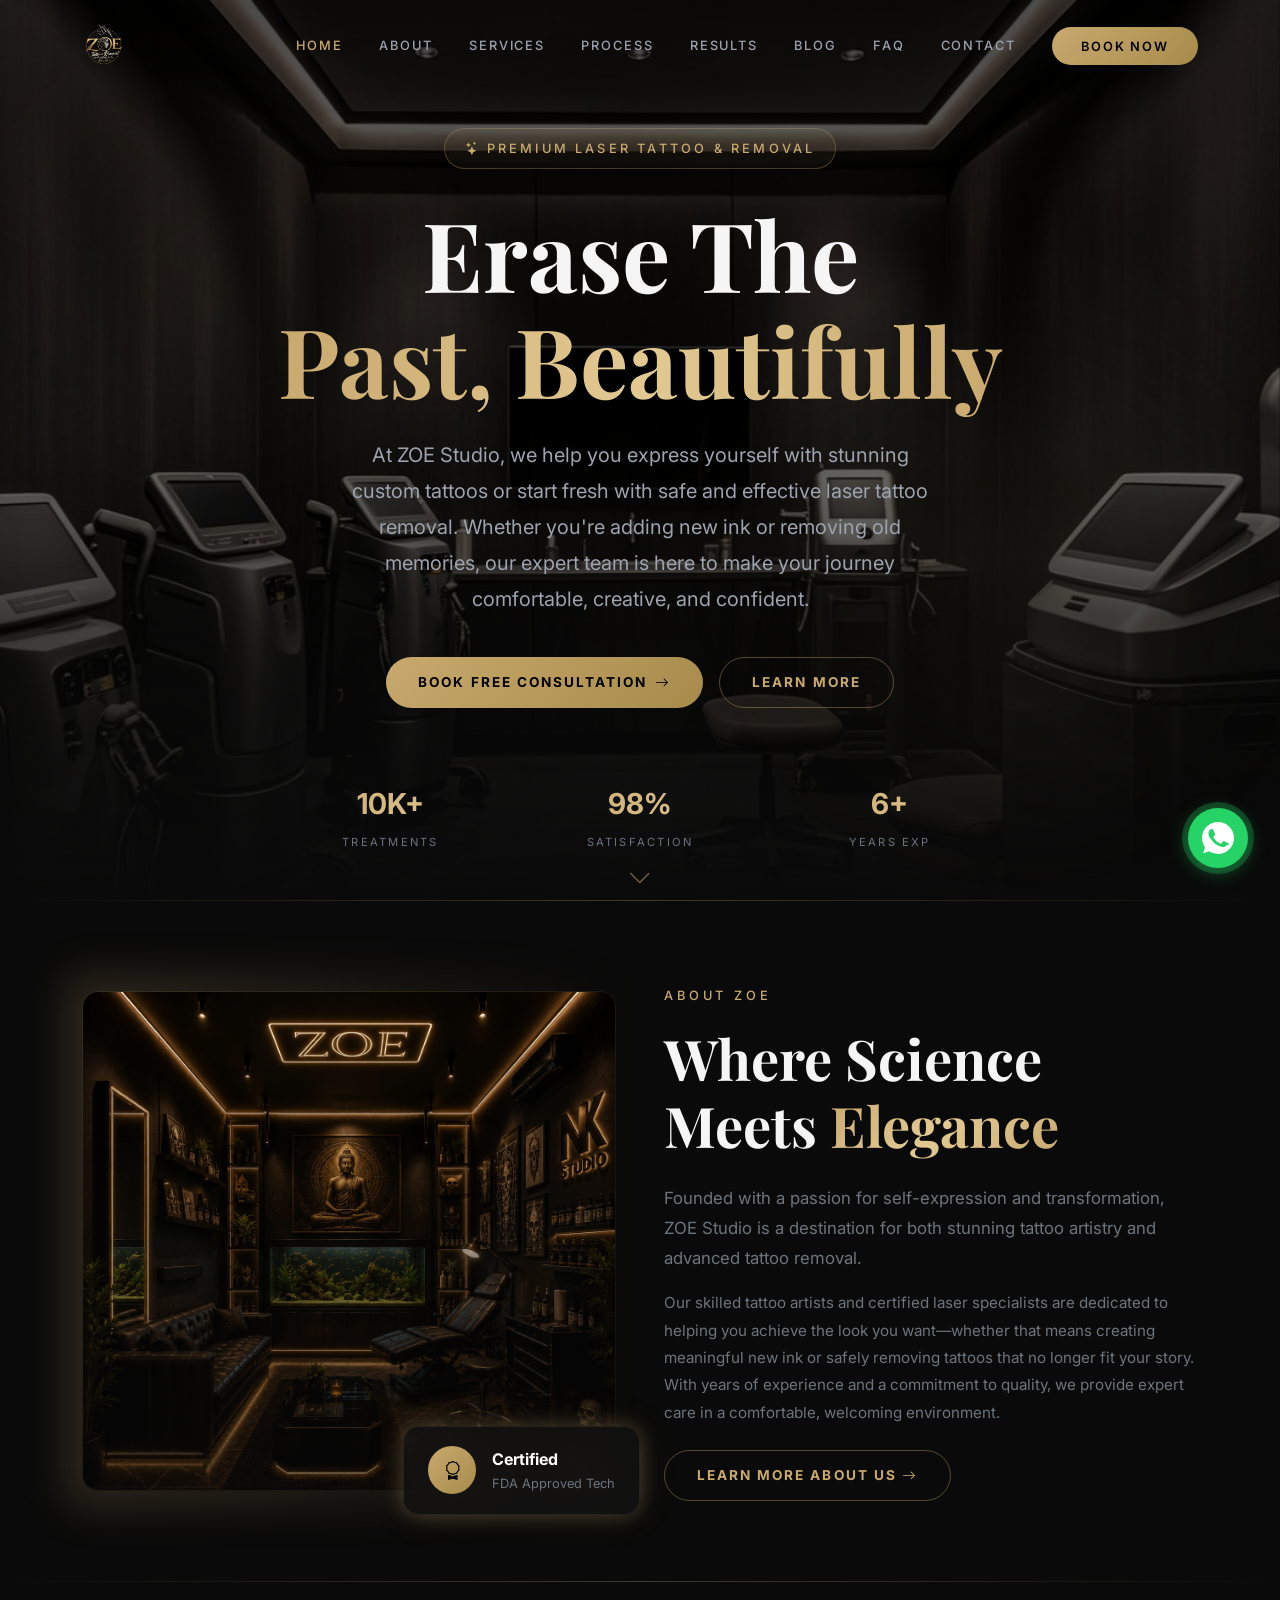
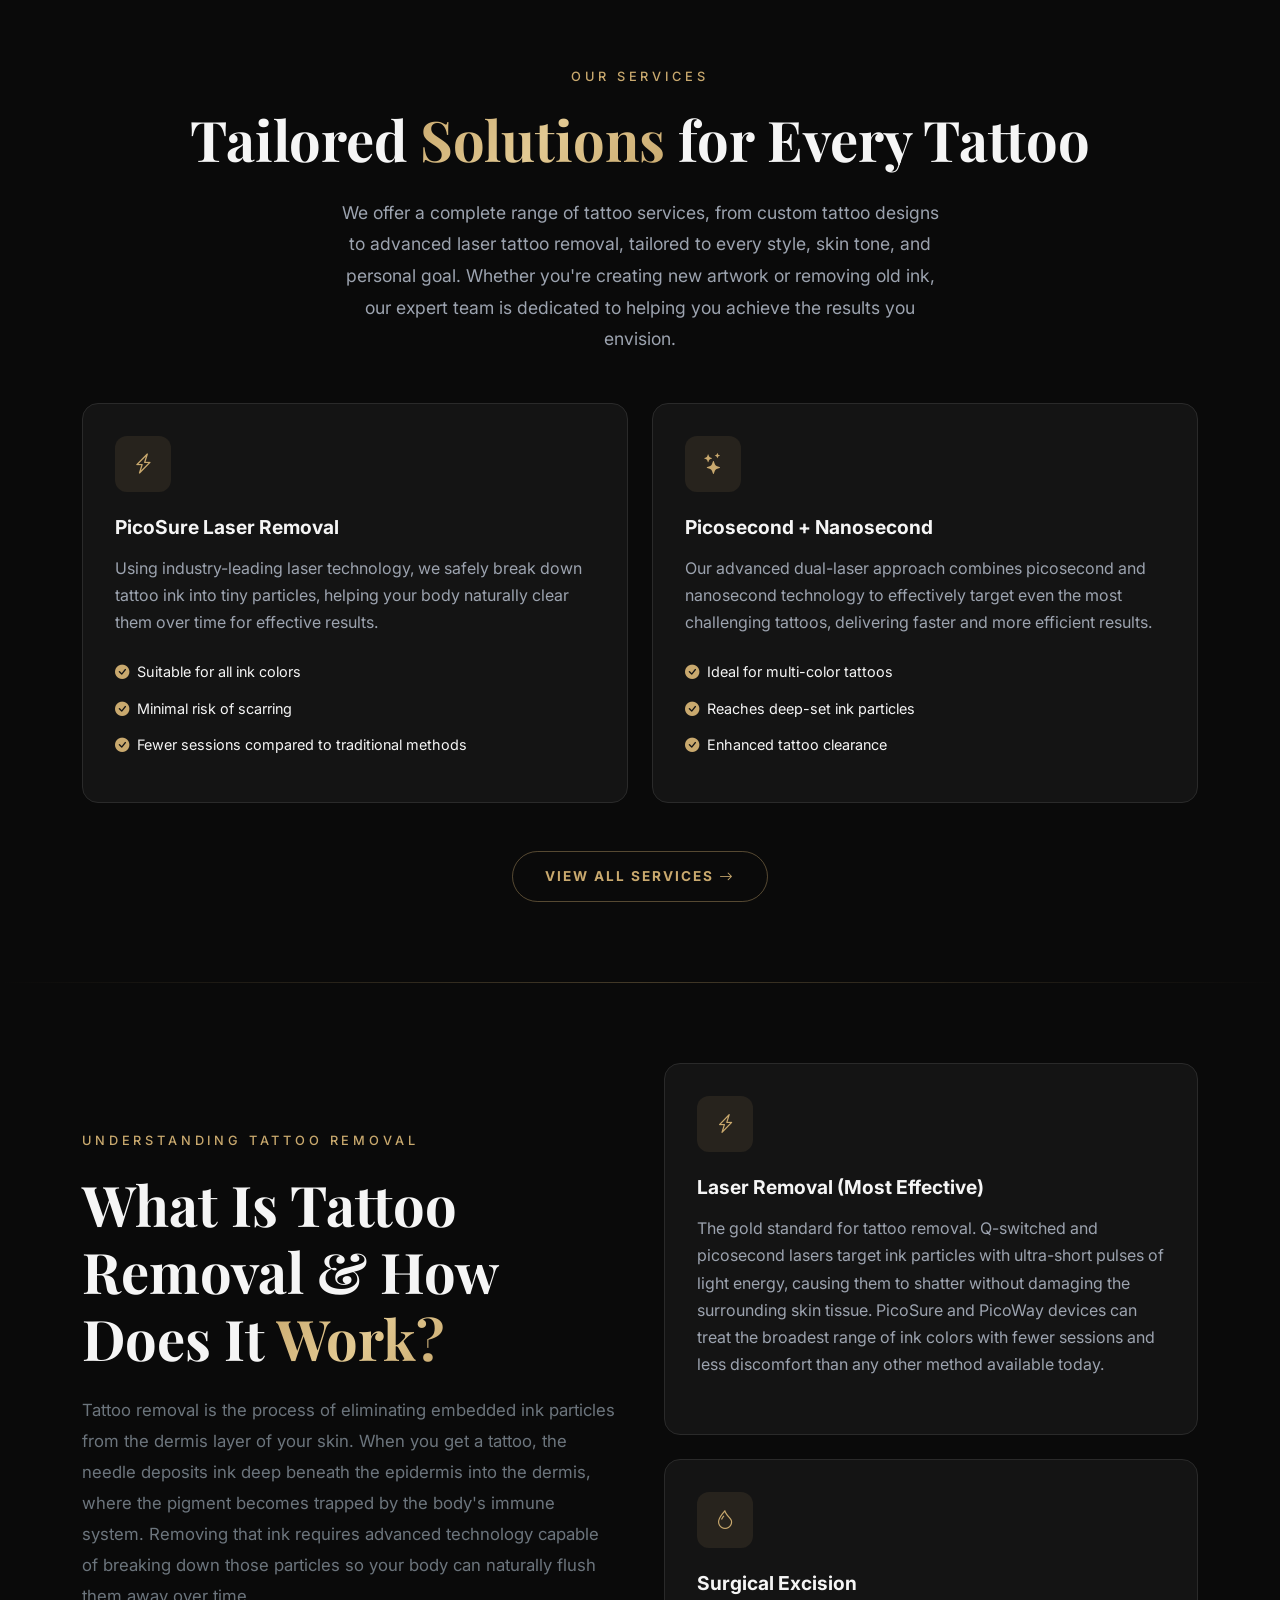
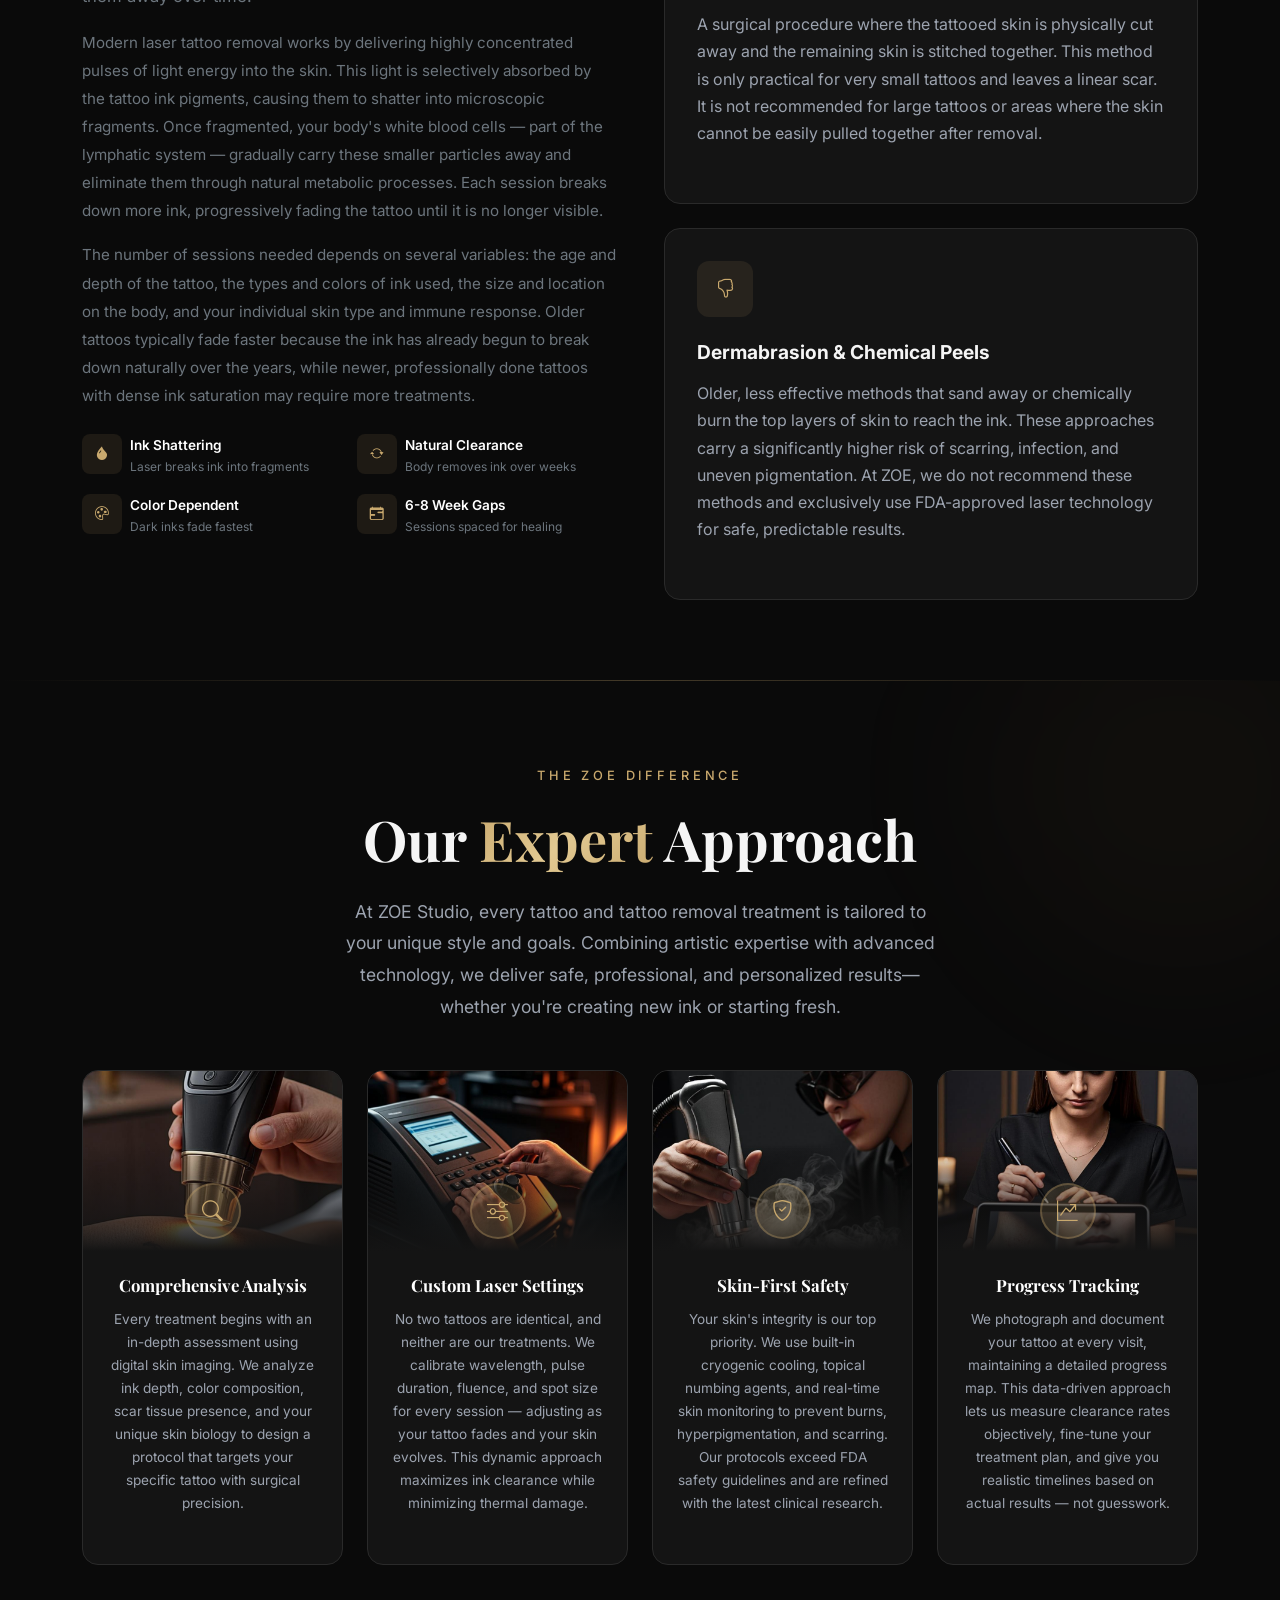
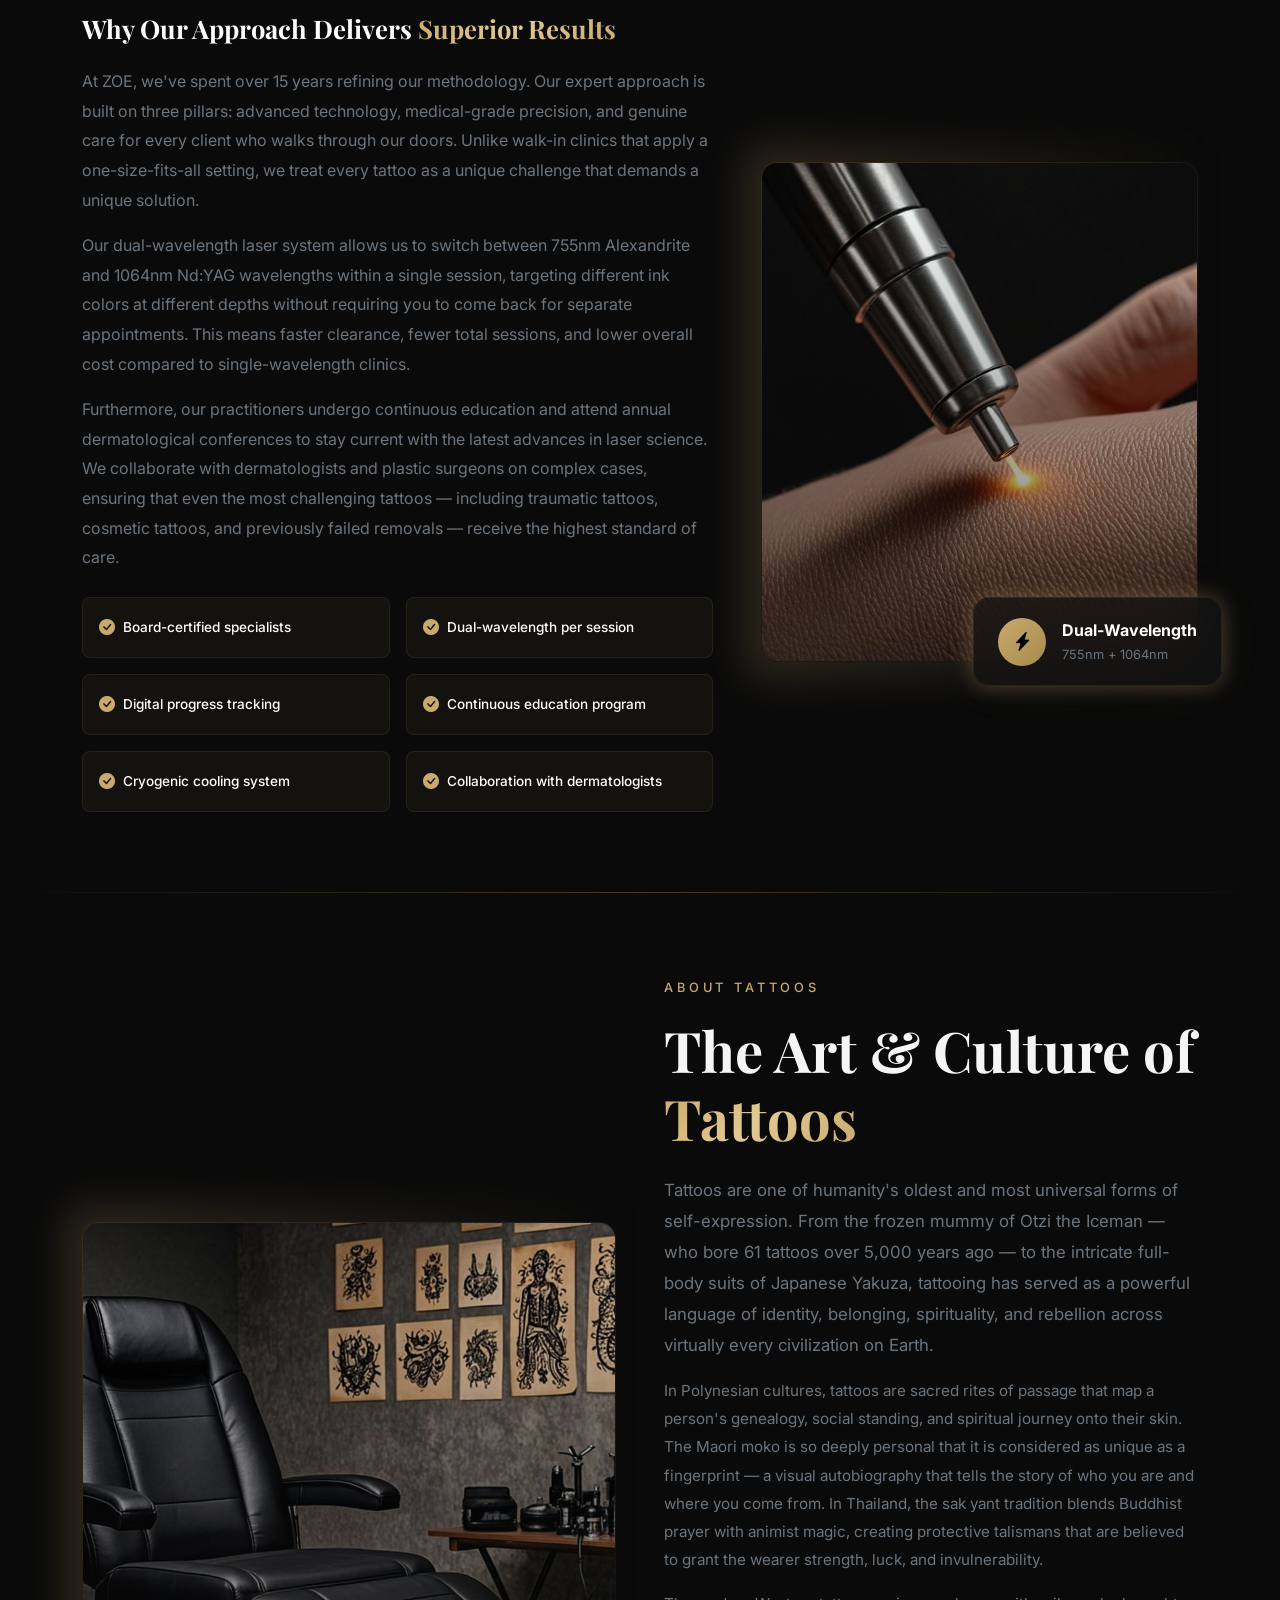
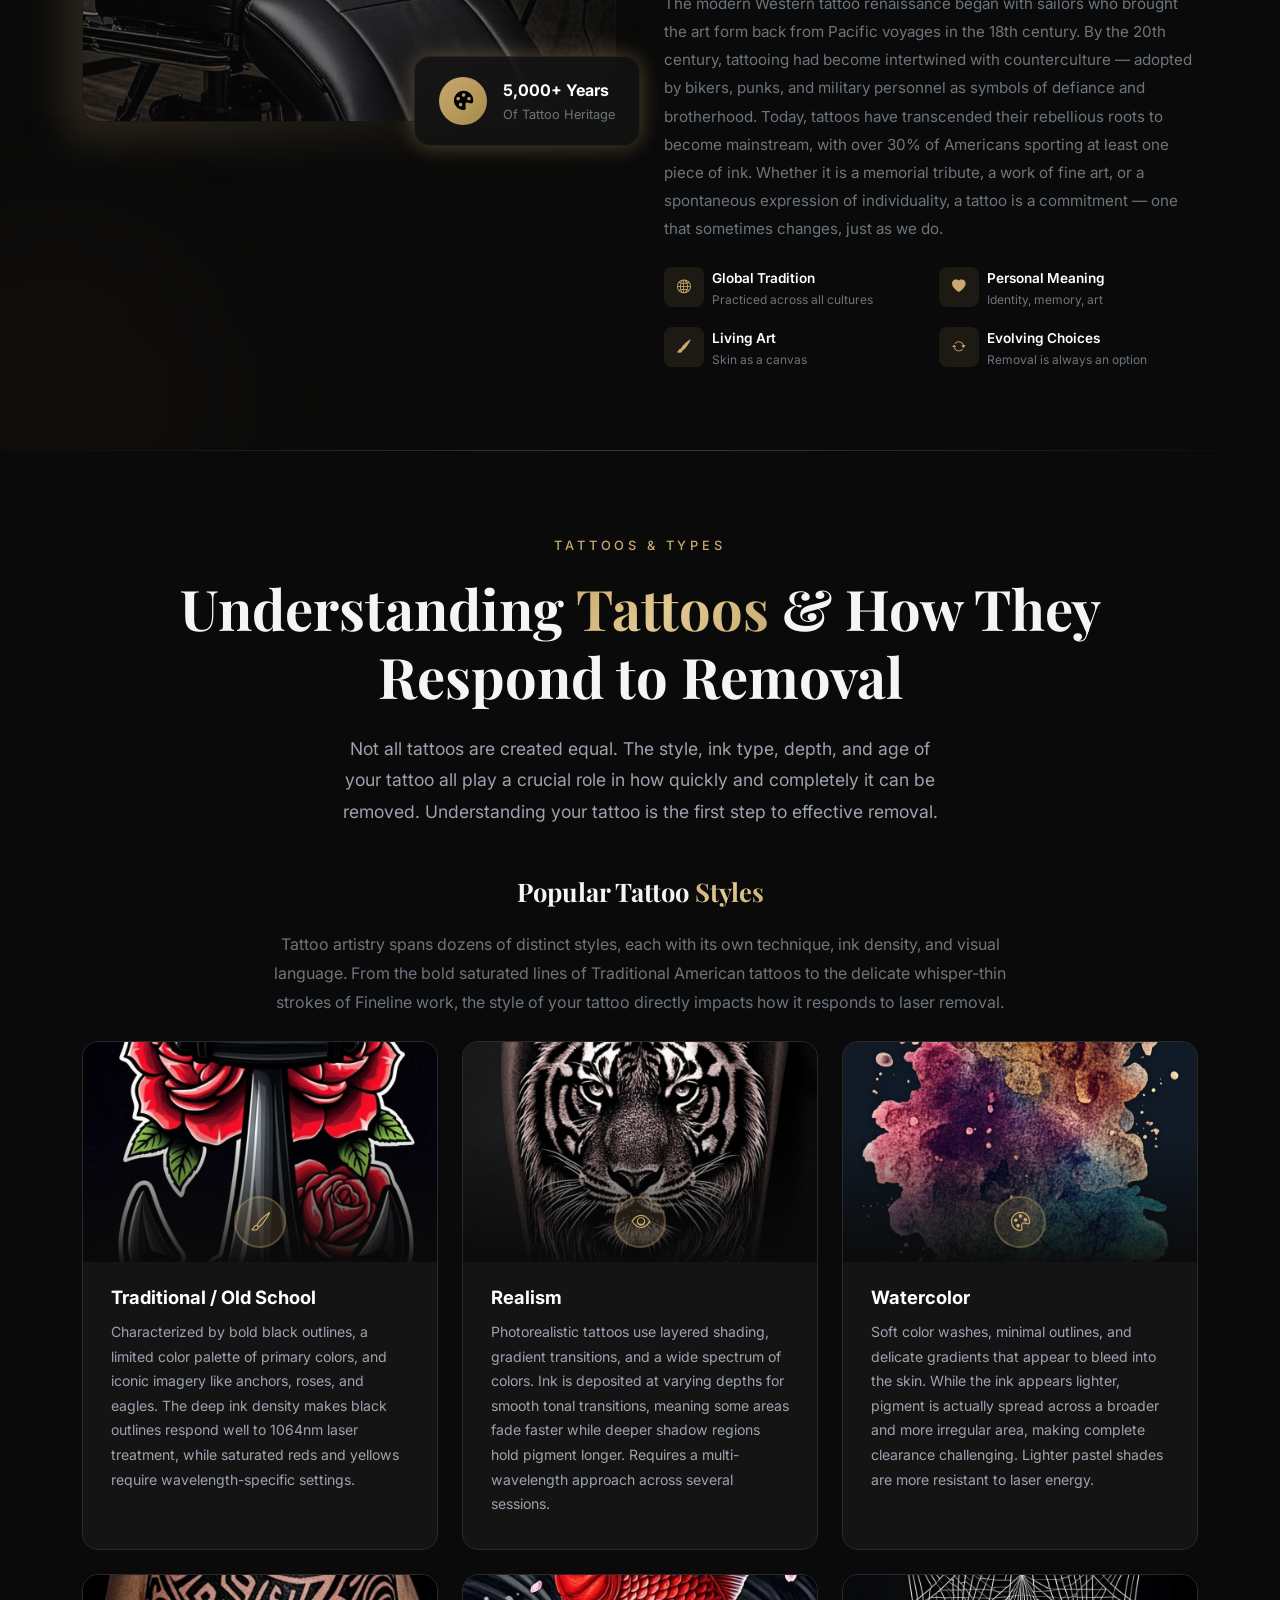
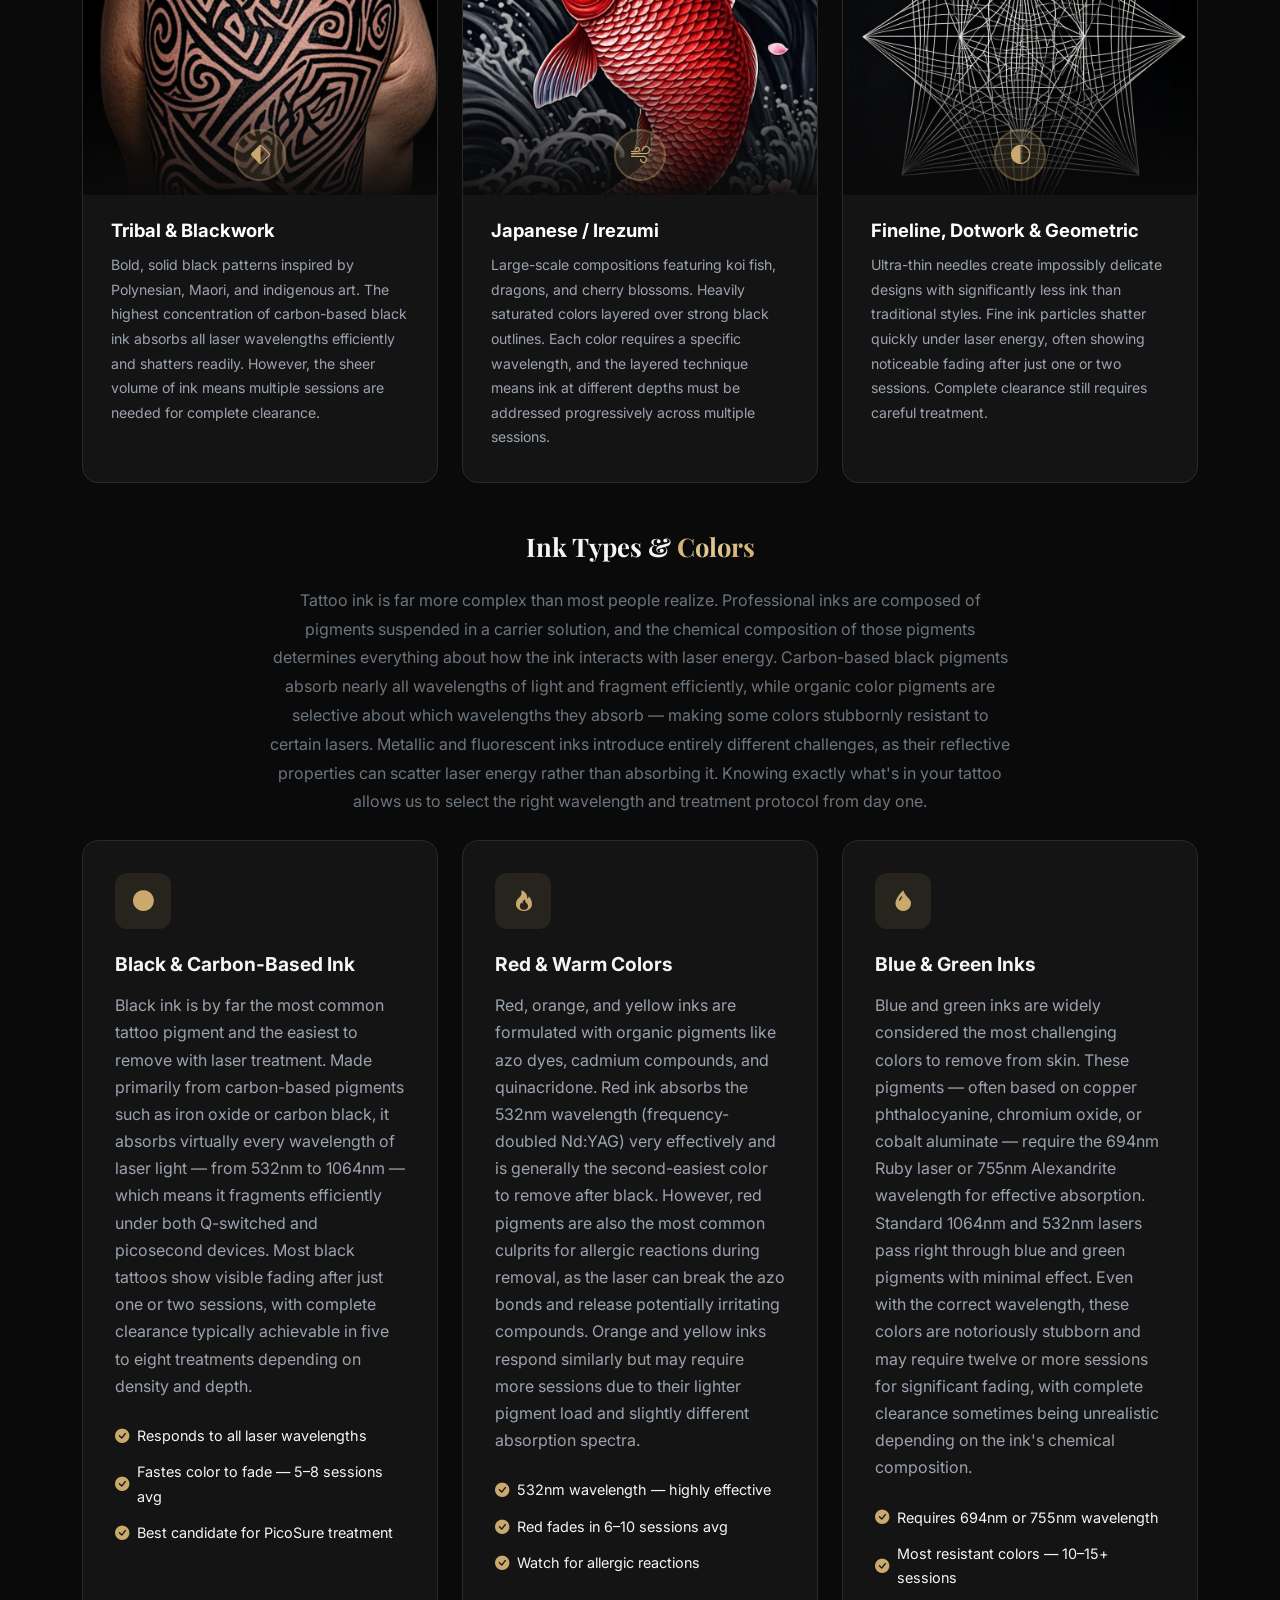
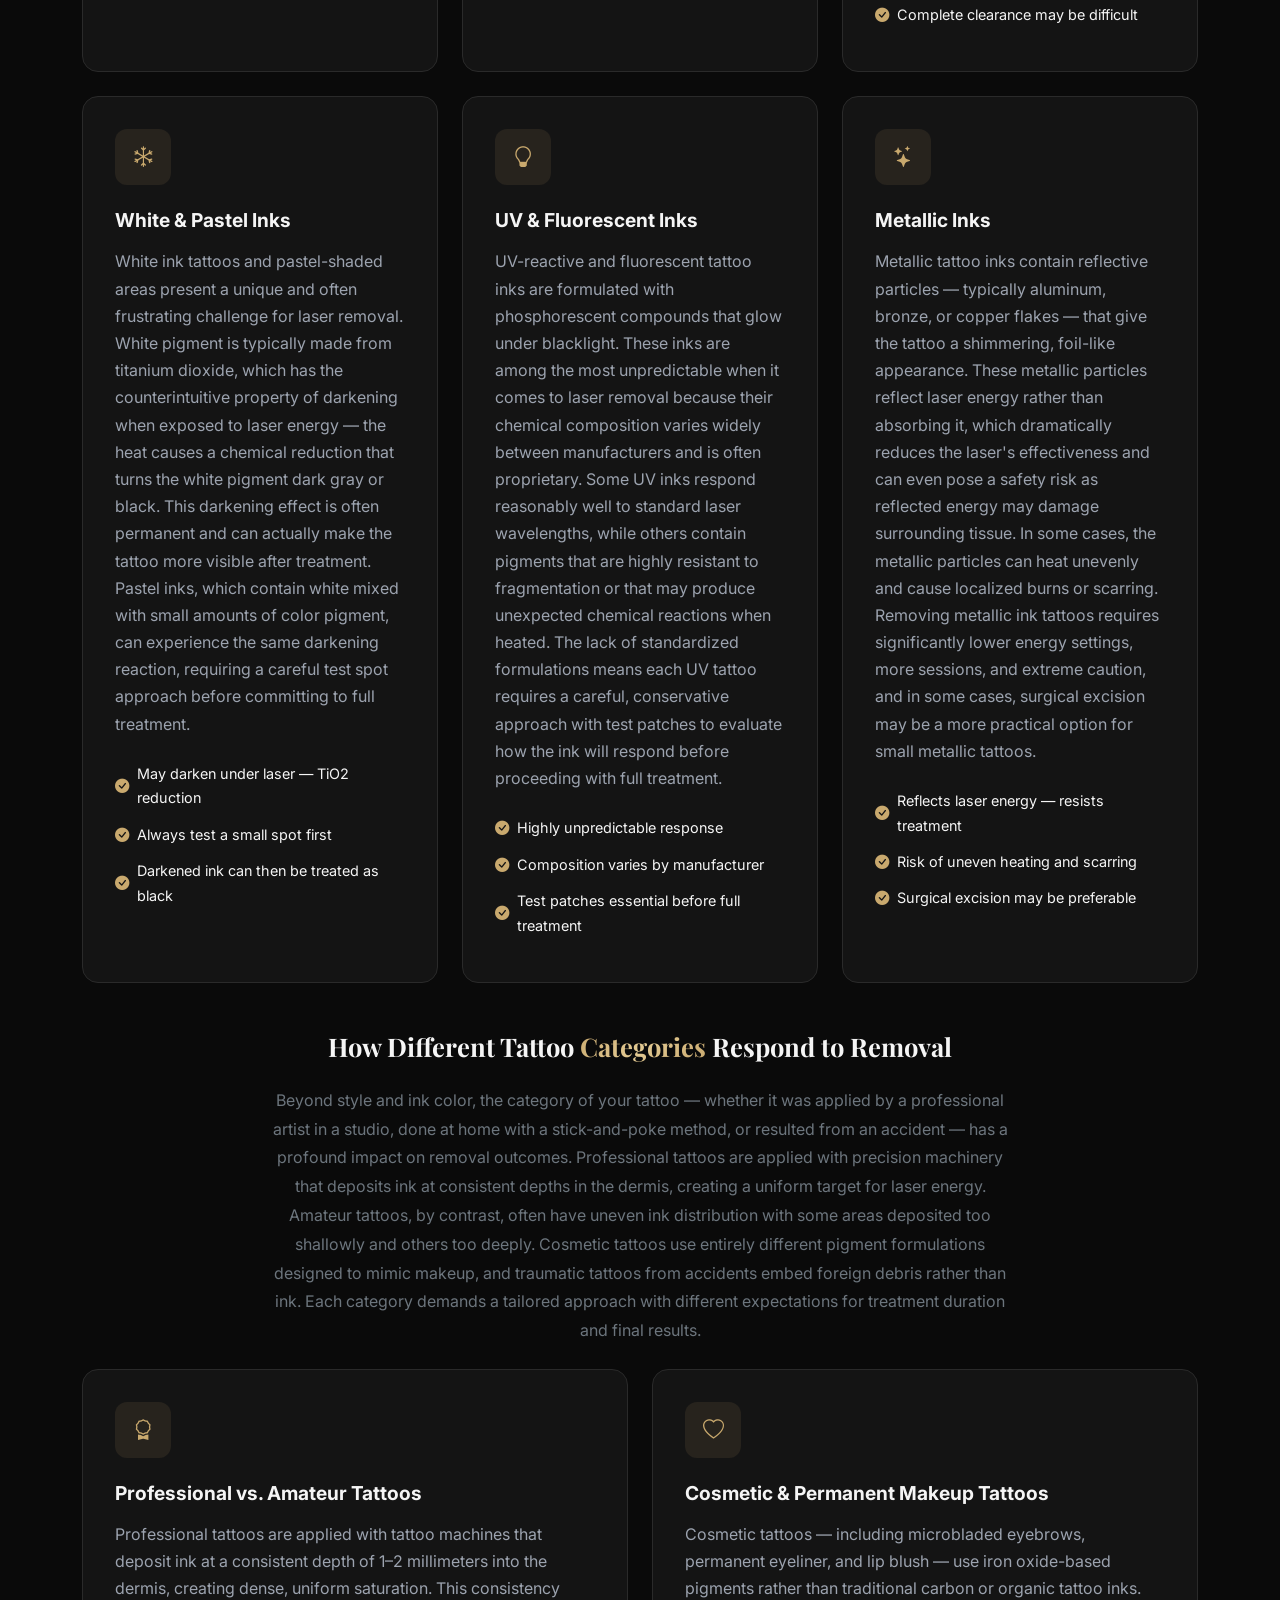
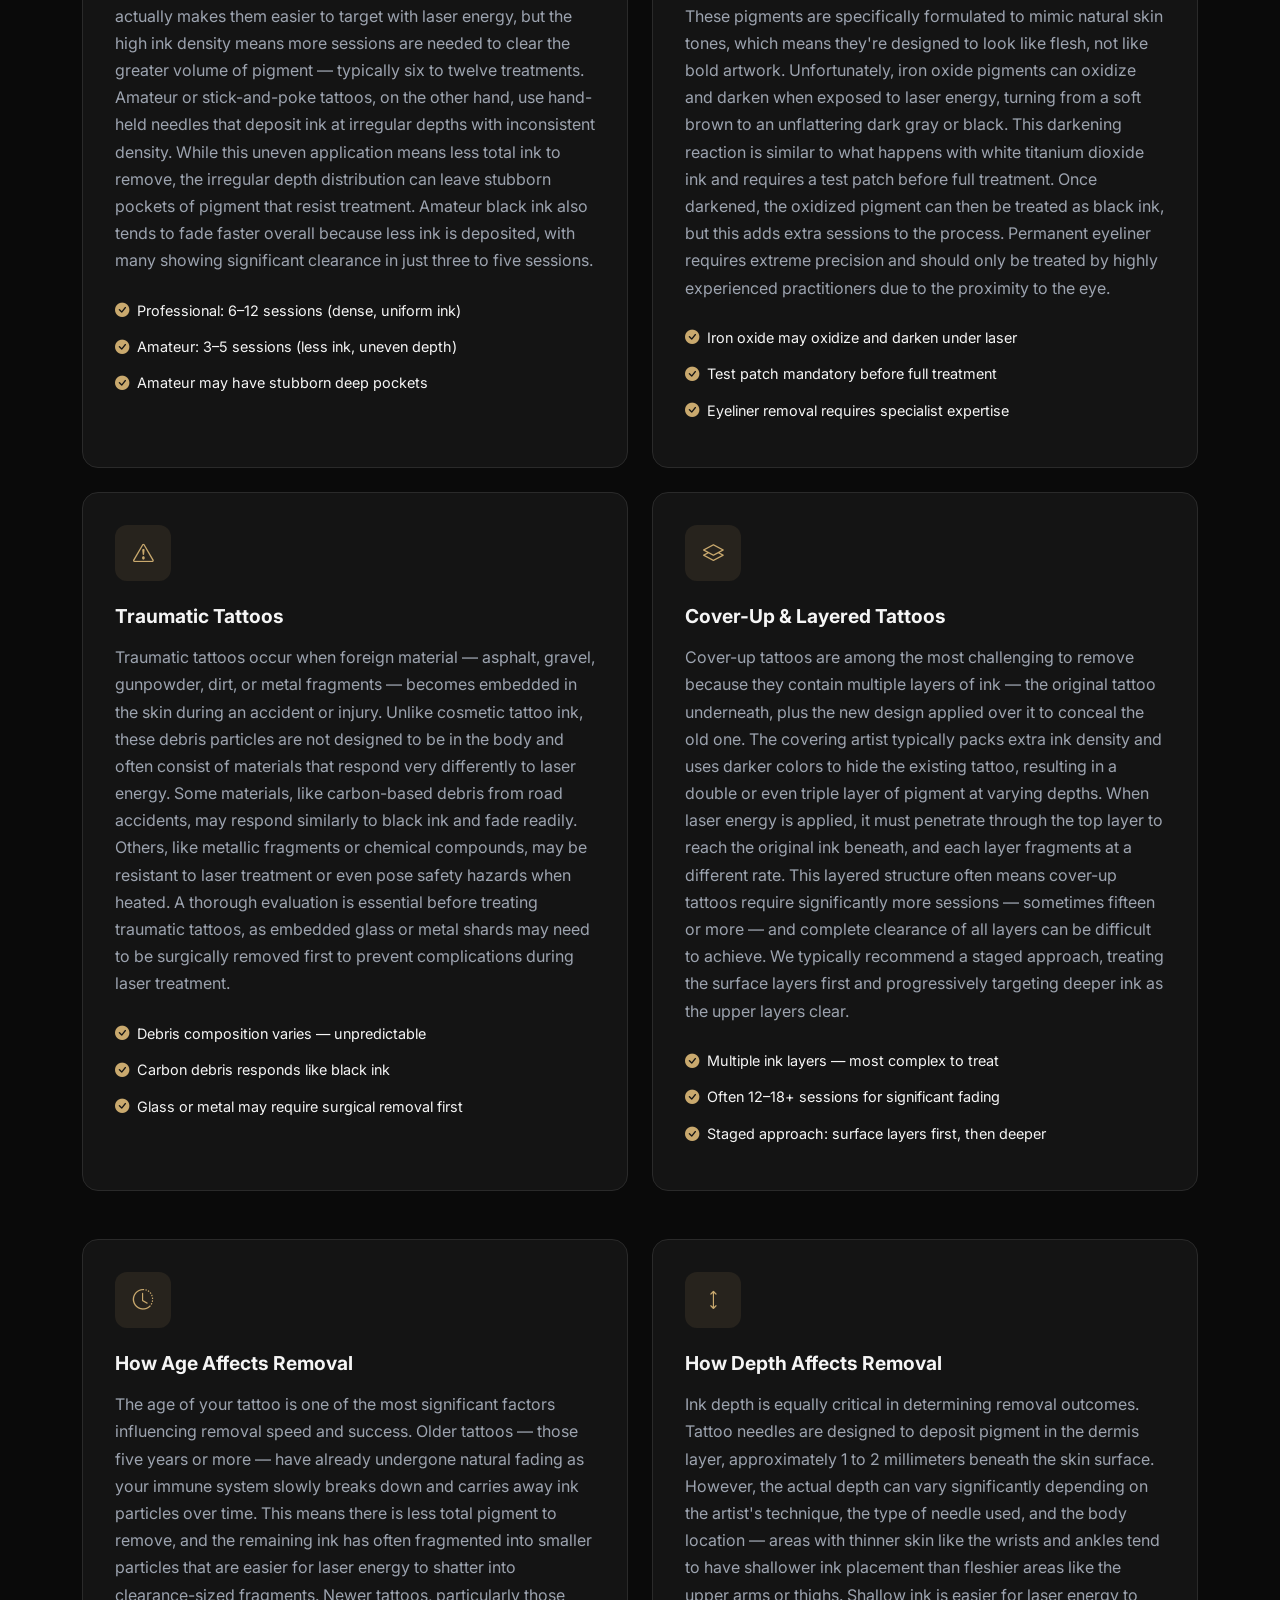
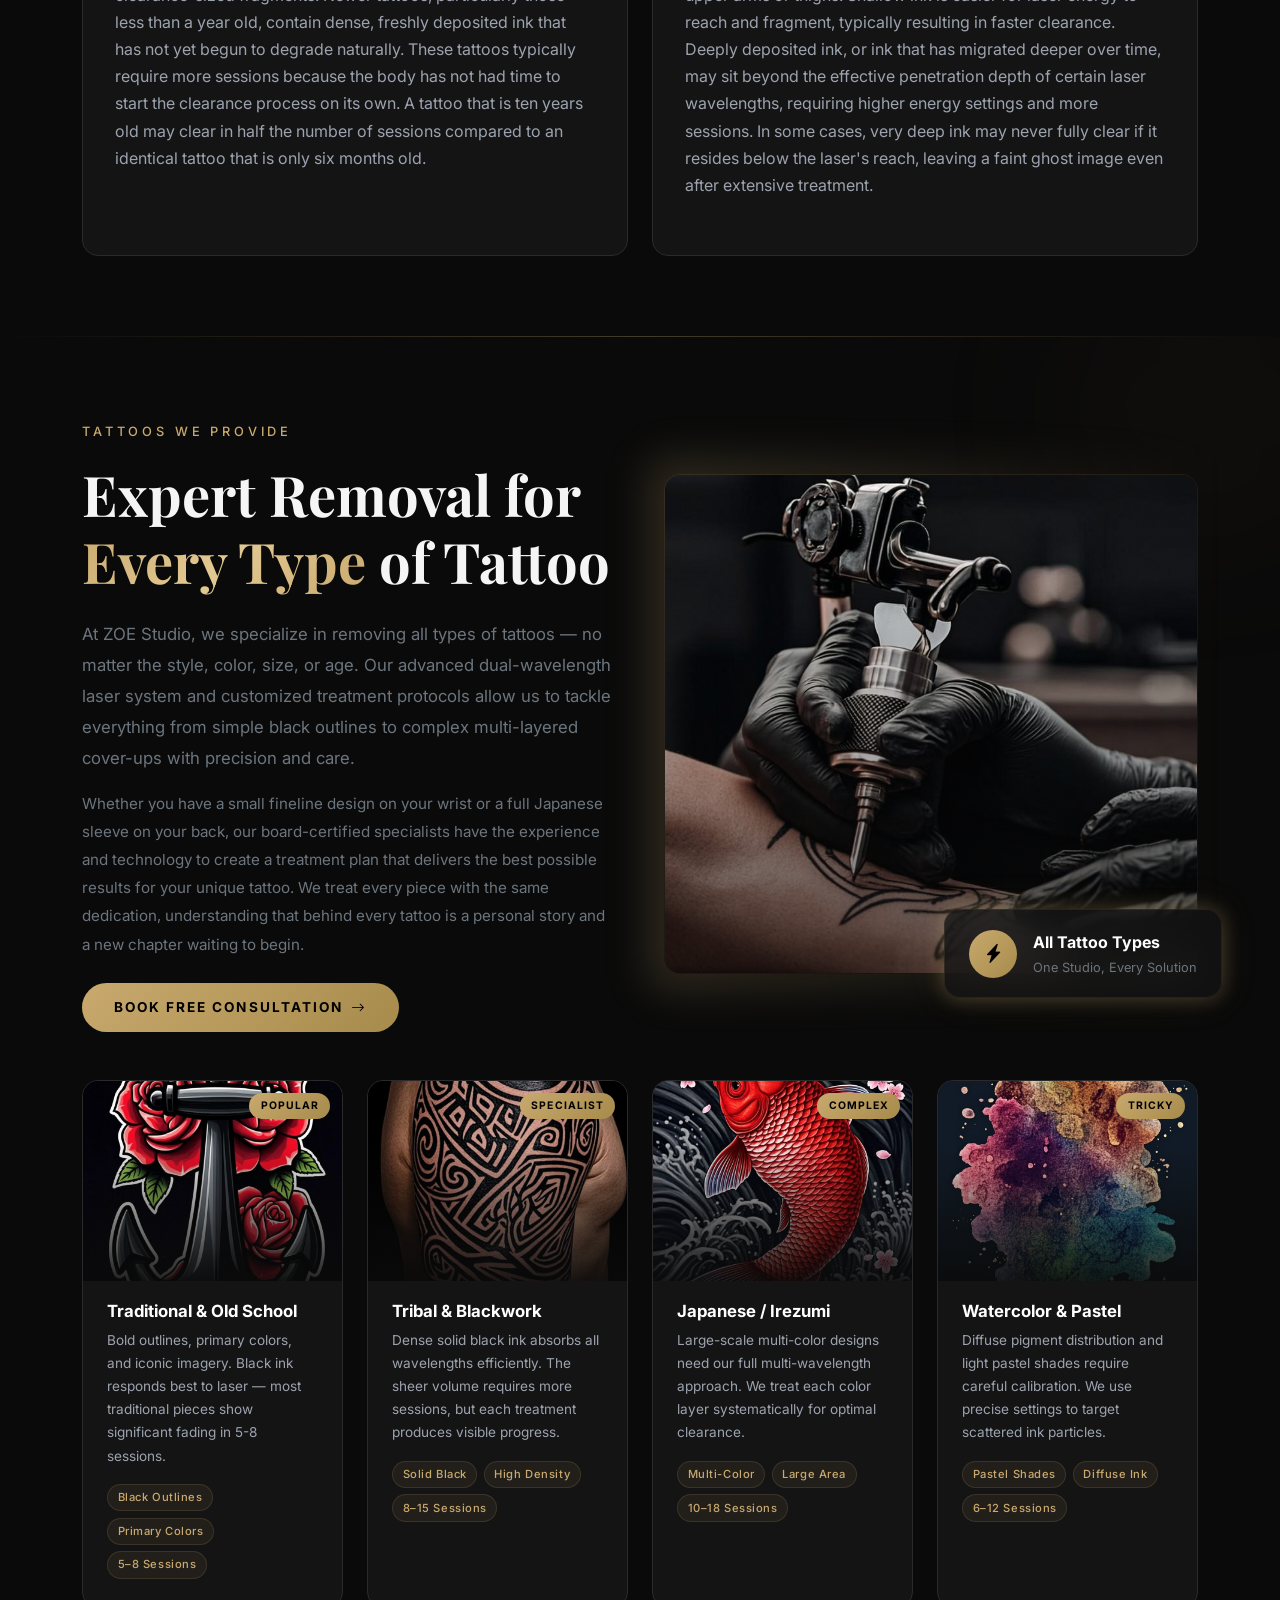
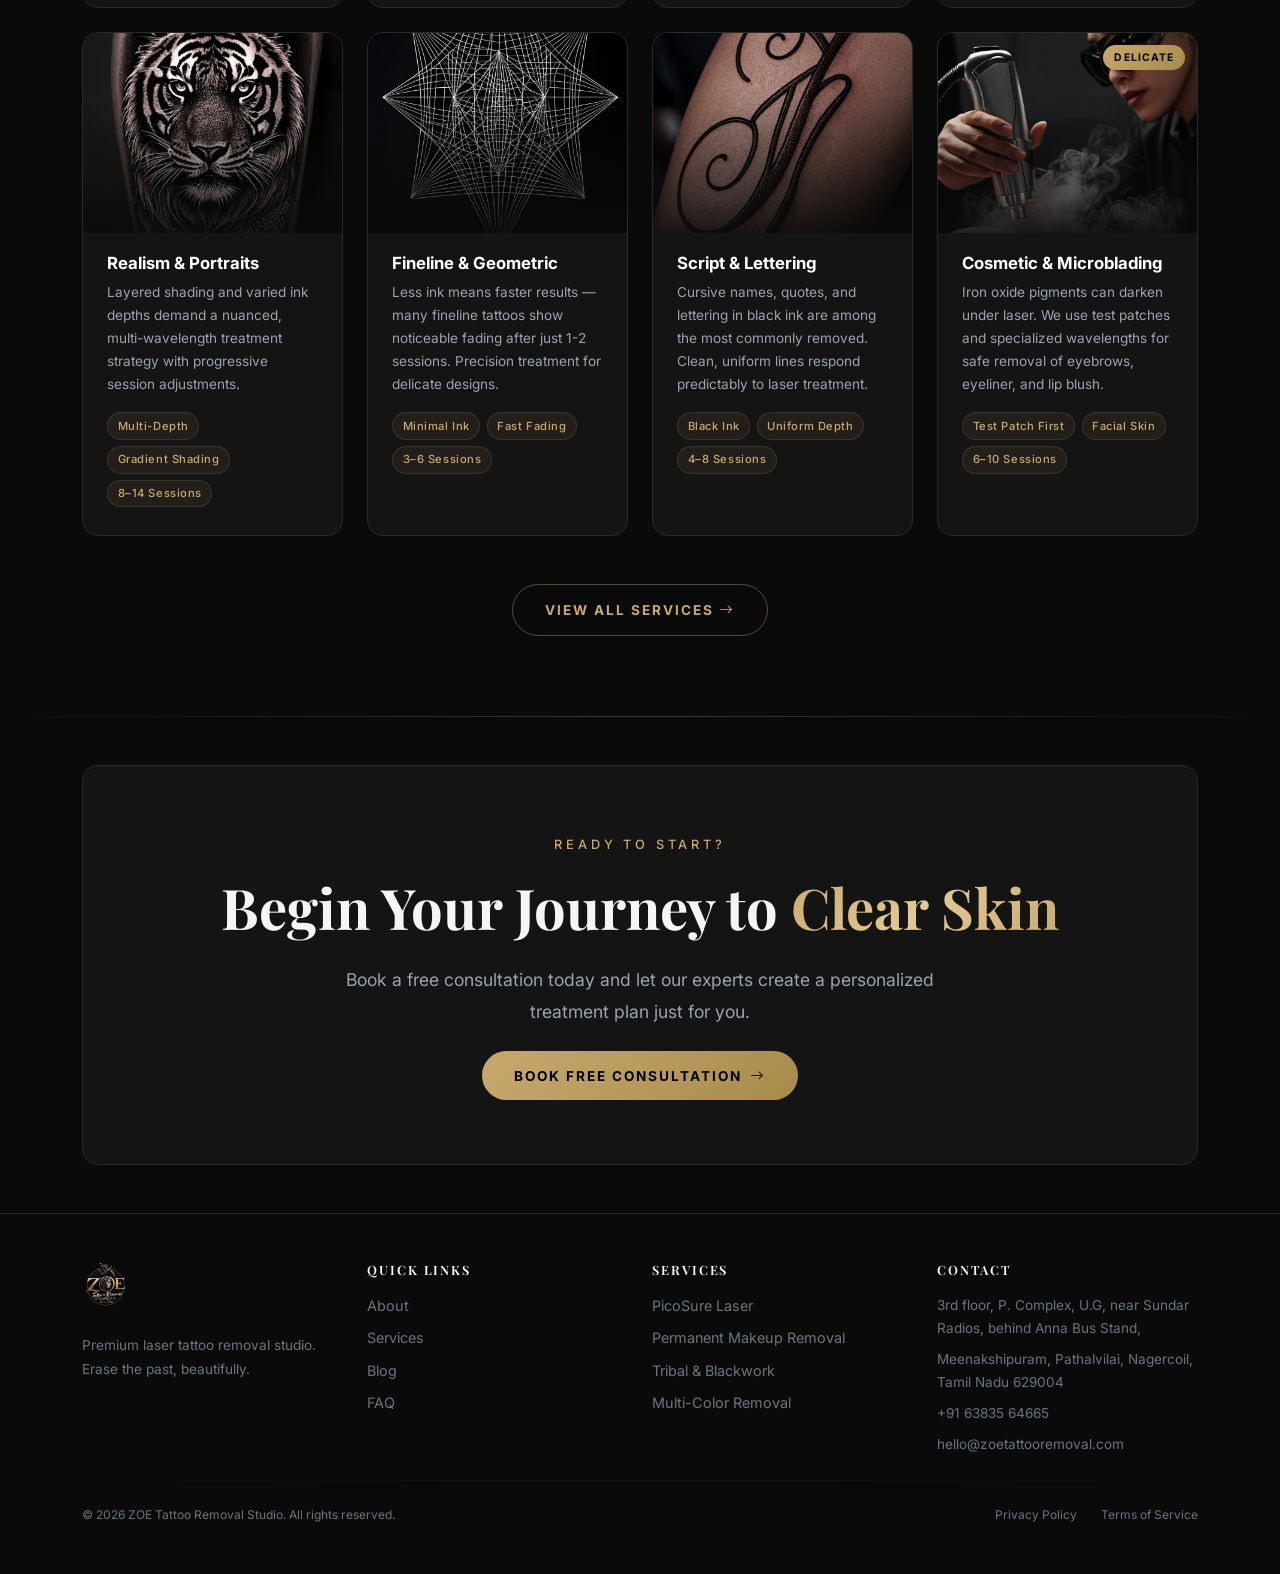
<file: index.html>
<!DOCTYPE html>
<html lang="en">
<head>
  <meta charset="UTF-8">
  <meta name="viewport" content="width=device-width, initial-scale=1.0">
  <title>ZOE Tattoo & Removal Studio | Premium Laser Tattoo & Removal</title>
  <meta name="description" content="ZOE Tattoo Removal Studio offers state-of-the-art laser tattoo removal with advanced technology, expert practitioners, and a luxurious experience.">
  <meta name="keywords" content="ZOE Tattoo Studio, tattoo studio Nagercoil, laser tattoo removal, tattoo removal Nagercoil, custom tattoo design, best tattoo artist Tamil Nadu, professional tattoo studio, safe tattooing, PicoSure tattoo removal, permanent tattoo removal, painless tattoo removal, tattoo cover up, tattoo fading, tattoo shop Kanyakumari, luxury tattoo studio, cosmetic tattoo removal">

  <!-- Favicon -->
<link rel="icon" type="image/png" href="/favicon.png?v=3">
<link rel="shortcut icon" type="image/png" href="/favicon.png?v=3">
<link rel="apple-touch-icon" href="/favicon.png?v=3">

  <!-- Google Fonts -->
  <link rel="preconnect" href="https://fonts.googleapis.com">
  <link rel="preconnect" href="https://fonts.gstatic.com" crossorigin>
  <link href="https://fonts.googleapis.com/css2?family=Inter:wght@300;400;500;600;700&family=Playfair+Display:wght@400;600;700;800&display=swap" rel="stylesheet">

  <!-- Bootstrap 5 CSS -->
  <link href="https://cdn.jsdelivr.net/npm/bootstrap@5.3.3/dist/css/bootstrap.min.css" rel="stylesheet">

  <!-- Bootstrap Icons -->
  <link href="https://cdn.jsdelivr.net/npm/bootstrap-icons@1.11.3/font/bootstrap-icons.min.css" rel="stylesheet">

  <!-- Custom CSS -->
  <link rel="stylesheet" href="css/style.css">
</head>
<body>

  <!-- ========== NAVBAR ========== -->
  <nav class="navbar navbar-expand-lg navbar-dark fixed-top navbar-zoe">
    <div class="container">
      <a class="navbar-brand" href="index.html">
        <img src="images\Zoe logo png.png" alt="ZOE Tattoo Removal Studio" class="brand-logo-img">
      </a>
      <button class="navbar-toggler" type="button" data-bs-toggle="collapse" data-bs-target="#navbarNav" aria-controls="navbarNav" aria-expanded="false" aria-label="Toggle navigation">
        <i class="bi bi-list"></i>
      </button>
      <div class="collapse navbar-collapse" id="navbarNav">
        <ul class="navbar-nav ms-auto align-items-center gap-1">
          <li class="nav-item"><a class="nav-link" href="index.html">Home</a></li>
          <li class="nav-item"><a class="nav-link" href="about.html">About</a></li>
          <li class="nav-item"><a class="nav-link" href="services.html">Services</a></li>
          <li class="nav-item"><a class="nav-link" href="process.html">Process</a></li>
          <li class="nav-item"><a class="nav-link" href="results.html">Results</a></li>
          <li class="nav-item"><a class="nav-link" href="blogs.html">Blog</a></li>
          <li class="nav-item"><a class="nav-link" href="faq.html">FAQ</a></li>
          <li class="nav-item"><a class="nav-link" href="contact.html">Contact</a></li>
          <li class="nav-item ms-lg-3">
            <a class="btn btn-book" href="contact.html">Book Now</a>
          </li>
        </ul>
      </div>
    </div>
  </nav>

  <!-- ========== HERO SECTION ========== -->
  <section class="hero-section">
    <div class="hero-bg"></div>
    <div class="hero-overlay"></div>
    <div class="hero-blob-left"></div>
    <div class="hero-blob-right"></div>

    <div class="hero-content">
      <div class="hero-badge fade-in-up">
        <i class="bi bi-stars text-gold" style="font-size:0.85rem;"></i>
        <span>Premium Laser Tattoo & Removal</span>
      </div>

      <h1 class="hero-title fade-in-up">
        Erase The<br><span class="gold-shimmer">Past, Beautifully</span>
      </h1>

      <p class="hero-subtitle fade-in-up">
        At ZOE Studio, we help you express yourself with stunning custom tattoos or start fresh with safe and effective laser tattoo removal. Whether you're adding new ink or removing old memories, our expert team is here to make your journey comfortable, creative, and confident.
      </p>

      <div class="d-flex flex-column flex-sm-row gap-3 justify-content-center fade-in-up">
        <a href="contact.html" class="btn btn-gold">
          Book Free Consultation <i class="bi bi-arrow-right"></i>
        </a>
        <a href="process.html" class="btn btn-outline-gold">Learn More</a>
      </div>

      <div class="hero-stats row g-4 mt-5 fade-in-up">
        <div class="col-4">
          <div class="hero-stat-value" data-count="10" data-suffix="K+">0</div>
          <div class="hero-stat-label">Treatments</div>
        </div>
        <div class="col-4">
          <div class="hero-stat-value" data-count="98" data-suffix="%">0</div>
          <div class="hero-stat-label">Satisfaction</div>
        </div>
        <div class="col-4">
          <div class="hero-stat-value" data-count="6" data-suffix="+">0</div>
          <div class="hero-stat-label">Years Exp</div>
        </div>
      </div>
    </div>

    <div class="position-absolute bottom-0 start-50 translate-middle-x bounce-down">
      <i class="bi bi-chevron-down text-gold" style="font-size:1.5rem; opacity:0.5;"></i>
    </div>
  </section>

  <!-- ========== QUICK ABOUT PREVIEW ========== -->
  <hr class="section-divider">
  <section class="py-5 py-lg-5" style="padding-top:5rem!important; padding-bottom:5rem!important;">
    <div class="container">
      <div class="row align-items-center g-5">
        <div class="col-lg-6 fade-in-up">
          <div class="about-img-wrapper">
            <img src="images\zoe studio.png" alt="ZOE Studio Interior">
            <div class="about-img-overlay"></div>
            <div class="about-badge d-flex align-items-center gap-3">
              <div class="brand-logo" style="width:48px;height:48px;font-size:1.2rem;">
                <i class="bi bi-award"></i>
              </div>
              <div>
                <div class="text-white fw-bold" style="font-size:1rem;">Certified</div>
                <div class="text-secondary" style="font-size:0.8rem;">FDA Approved Tech</div>
              </div>
            </div>
          </div>
        </div>
        <div class="col-lg-6 fade-in-up">
          <span class="section-label">About ZOE</span>
          <h2 class="section-title">Where Science Meets <span class="gold-gradient-text">Elegance</span></h2>
          <p class="text-secondary mb-3" style="font-size:1.05rem; line-height:1.8;">
            Founded with a passion for self-expression and transformation, ZOE Studio is a destination for both stunning tattoo artistry and advanced tattoo removal.
          </p>
          <p class="text-secondary mb-4" style="font-size:0.95rem; line-height:1.8;">
            Our skilled tattoo artists and certified laser specialists are dedicated to helping you achieve the look you want—whether that means creating meaningful new ink or safely removing tattoos that no longer fit your story. With years of experience and a commitment to quality, we provide expert care in a comfortable, welcoming environment.
          </p>
          <a href="about.html" class="btn btn-outline-gold">Learn More About Us <i class="bi bi-arrow-right"></i></a>
        </div>
      </div>
    </div>
  </section>

  <!-- ========== SERVICES PREVIEW ========== -->
  <hr class="section-divider">
  <section class="py-5" style="padding-top:5rem!important; padding-bottom:5rem!important;">
    <div class="container">
      <div class="text-center mb-5 fade-in-up">
        <span class="section-label">Our Services</span>
        <h2 class="section-title">Tailored <span class="gold-gradient-text">Solutions</span> for Every Tattoo</h2>
        <p class="section-subtitle"> We offer a complete range of tattoo services, from custom tattoo designs to advanced laser tattoo removal, tailored to every style, skin tone, and personal goal. Whether you're creating new artwork or removing old ink, our expert team is dedicated to helping you achieve the results you envision.</p>
      </div>
      <div class="row g-4">
        <div class="col-md-6 fade-in-up">
          <div class="service-card">
            <div class="service-card-icon"><i class="bi bi-lightning-charge" style="font-size:1.3rem;"></i></div>
            <h3>PicoSure Laser Removal</h3>
            <p>Using industry-leading laser technology, we safely break down tattoo ink into tiny particles, helping your body naturally clear them over time for effective results.</p>
            <div class="feature-check"><i class="bi bi-check-circle-fill"></i><span> Suitable for all ink colors</span></div>
            <div class="feature-check"><i class="bi bi-check-circle-fill"></i><span> Minimal risk of scarring</span></div>
            <div class="feature-check"><i class="bi bi-check-circle-fill"></i><span> Fewer sessions compared to traditional methods</span></div>
          </div>
        </div>
        <div class="col-md-6 fade-in-up">
          <div class="service-card">
            <div class="service-card-icon"><i class="bi bi-stars" style="font-size:1.3rem;"></i></div>
            <h3>Picosecond + Nanosecond</h3>
            <p>Our advanced dual-laser approach combines picosecond and nanosecond technology to effectively target even the most challenging tattoos, delivering faster and more efficient results.</p>
            <div class="feature-check"><i class="bi bi-check-circle-fill"></i><span> Ideal for multi-color tattoos</span></div>
            <div class="feature-check"><i class="bi bi-check-circle-fill"></i><span> Reaches deep-set ink particles</span></div>
            <div class="feature-check"><i class="bi bi-check-circle-fill"></i><span> Enhanced tattoo clearance</span></div>
          </div>
        </div>
      </div>
      <div class="text-center mt-5 fade-in-up">
        <a href="services.html" class="btn btn-outline-gold">View All Services <i class="bi bi-arrow-right"></i></a>
      </div>
    </div>
  </section>

  <!-- ========== UNDERSTANDING TATTOO REMOVAL ========== -->
  <hr class="section-divider">
  <section class="py-5" style="padding-top:5rem!important; padding-bottom:5rem!important;">
    <div class="container">
      <div class="row g-5 align-items-center">
        <div class="col-lg-6 fade-in-up">
          <span class="section-label">Understanding Tattoo Removal</span>
          <h2 class="section-title">What Is Tattoo Removal &amp; How Does It <span class="gold-gradient-text">Work?</span></h2>
          <p class="text-secondary mb-3" style="font-size:1.05rem; line-height:1.85;">
            Tattoo removal is the process of eliminating embedded ink particles from the dermis layer of your skin. When you get a tattoo, the needle deposits ink deep beneath the epidermis into the dermis, where the pigment becomes trapped by the body's immune system. Removing that ink requires advanced technology capable of breaking down those particles so your body can naturally flush them away over time.
          </p>
          <p class="text-secondary mb-3" style="font-size:0.95rem; line-height:1.85;">
            Modern laser tattoo removal works by delivering highly concentrated pulses of light energy into the skin. This light is selectively absorbed by the tattoo ink pigments, causing them to shatter into microscopic fragments. Once fragmented, your body's white blood cells — part of the lymphatic system — gradually carry these smaller particles away and eliminate them through natural metabolic processes. Each session breaks down more ink, progressively fading the tattoo until it is no longer visible.
          </p>
          <p class="text-secondary mb-4" style="font-size:0.95rem; line-height:1.85;">
            The number of sessions needed depends on several variables: the age and depth of the tattoo, the types and colors of ink used, the size and location on the body, and your individual skin type and immune response. Older tattoos typically fade faster because the ink has already begun to break down naturally over the years, while newer, professionally done tattoos with dense ink saturation may require more treatments.
          </p>

          <div class="row g-3">
            <div class="col-6">
              <div class="d-flex align-items-start gap-2">
                <div class="about-feature-icon"><i class="bi bi-droplet-fill" style="font-size:0.85rem;"></i></div>
                <div>
                  <div class="text-white fw-semibold" style="font-size:0.85rem;">Ink Shattering</div>
                  <div class="text-secondary" style="font-size:0.75rem;">Laser breaks ink into fragments</div>
                </div>
              </div>
            </div>
            <div class="col-6">
              <div class="d-flex align-items-start gap-2">
                <div class="about-feature-icon"><i class="bi bi-arrow-repeat" style="font-size:0.85rem;"></i></div>
                <div>
                  <div class="text-white fw-semibold" style="font-size:0.85rem;">Natural Clearance</div>
                  <div class="text-secondary" style="font-size:0.75rem;">Body removes ink over weeks</div>
                </div>
              </div>
            </div>
            <div class="col-6">
              <div class="d-flex align-items-start gap-2">
                <div class="about-feature-icon"><i class="bi bi-palette" style="font-size:0.85rem;"></i></div>
                <div>
                  <div class="text-white fw-semibold" style="font-size:0.85rem;">Color Dependent</div>
                  <div class="text-secondary" style="font-size:0.75rem;">Dark inks fade fastest</div>
                </div>
              </div>
            </div>
            <div class="col-6">
              <div class="d-flex align-items-start gap-2">
                <div class="about-feature-icon"><i class="bi bi-calendar-range" style="font-size:0.85rem;"></i></div>
                <div>
                  <div class="text-white fw-semibold" style="font-size:0.85rem;">6-8 Week Gaps</div>
                  <div class="text-secondary" style="font-size:0.75rem;">Sessions spaced for healing</div>
                </div>
              </div>
            </div>
          </div>
        </div>

        <div class="col-lg-6 fade-in-up">
          <div class="row g-4">
            <!-- Types of Removal Methods -->
            <div class="col-12">
              <div class="service-card">
                <div class="service-card-icon"><i class="bi bi-lightning-charge" style="font-size:1.2rem;"></i></div>
                <h3>Laser Removal (Most Effective)</h3>
                <p>The gold standard for tattoo removal. Q-switched and picosecond lasers target ink particles with ultra-short pulses of light energy, causing them to shatter without damaging the surrounding skin tissue. PicoSure and PicoWay devices can treat the broadest range of ink colors with fewer sessions and less discomfort than any other method available today.</p>
              </div>
            </div>
            <div class="col-12">
              <div class="service-card">
                <div class="service-card-icon"><i class="bi bi-droplet" style="font-size:1.2rem;"></i></div>
                <h3>Surgical Excision</h3>
                <p>A surgical procedure where the tattooed skin is physically cut away and the remaining skin is stitched together. This method is only practical for very small tattoos and leaves a linear scar. It is not recommended for large tattoos or areas where the skin cannot be easily pulled together after removal.</p>
              </div>
            </div>
            <div class="col-12">
              <div class="service-card">
                <div class="service-card-icon"><i class="bi bi-hand-thumbs-down" style="font-size:1.2rem;"></i></div>
                <h3>Dermabrasion &amp; Chemical Peels</h3>
                <p>Older, less effective methods that sand away or chemically burn the top layers of skin to reach the ink. These approaches carry a significantly higher risk of scarring, infection, and uneven pigmentation. At ZOE, we do not recommend these methods and exclusively use FDA-approved laser technology for safe, predictable results.</p>
              </div>
            </div>
          </div>
        </div>
      </div>
    </div>
  </section>

  <!-- ========== EXPERT APPROACH ========== -->
  <hr class="section-divider">
  <section class="py-5" style="padding-top:5rem!important; padding-bottom:5rem!important; position:relative; overflow:hidden;">
    <div class="position-absolute" style="top:-100px; right:-100px; width:400px; height:400px; background:rgba(201,169,110,0.03); border-radius:50%; filter:blur(80px); pointer-events:none;"></div>
    <div class="container">
      <div class="text-center mb-5 fade-in-up">
        <span class="section-label">The ZOE Difference</span>
        <h2 class="section-title">Our <span class="gold-gradient-text">Expert</span> Approach</h2>
        <p class="section-subtitle">At ZOE Studio, every tattoo and tattoo removal treatment is tailored to your unique style and goals. Combining artistic expertise with advanced technology, we deliver safe, professional, and personalized results—whether you're creating new ink or starting fresh. </p>
      </div>

      <!-- Pillar Cards with Images -->
      <div class="row g-4 mb-5">
        <div class="col-md-6 col-lg-3 fade-in-up">
          <div style="background:var(--dark-card); border:1px solid var(--dark-border); border-radius:1rem; overflow:hidden; height:100%; transition:all 0.5s ease;">
            <div style="position:relative; overflow:hidden;">
              <img src="images/expert-analysis.png" alt="Digital skin analysis for tattoo removal" style="width:100%; height:180px; object-fit:cover; transition:transform 0.5s ease;" onmouseover="this.style.transform='scale(1.05)'" onmouseout="this.style.transform='scale(1)'">
              <div style="position:absolute; inset:0; background:linear-gradient(to top, var(--dark-card), transparent 60%);"></div>
              <div style="position:absolute; bottom:12px; left:50%; transform:translateX(-50%); z-index:2;">
                <div style="width:56px; height:56px; border-radius:50%; background:rgba(201,169,110,0.15); border:2px solid rgba(201,169,110,0.3); display:flex; align-items:center; justify-content:center;">
                  <i class="bi bi-search text-gold" style="font-size:1.3rem;"></i>
                </div>
              </div>
            </div>
            <div style="padding:1.5rem 1.5rem 2rem; text-align:center;">
              <h3 style="font-size:1.05rem; font-weight:700; color:#fff; margin-bottom:0.75rem;">Comprehensive Analysis</h3>
              <p style="font-size:0.85rem; color:#9CA3AF; line-height:1.7;">Every treatment begins with an in-depth assessment using digital skin imaging. We analyze ink depth, color composition, scar tissue presence, and your unique skin biology to design a protocol that targets your specific tattoo with surgical precision.</p>
            </div>
          </div>
        </div>
        <div class="col-md-6 col-lg-3 fade-in-up">
          <div style="background:var(--dark-card); border:1px solid var(--dark-border); border-radius:1rem; overflow:hidden; height:100%; transition:all 0.5s ease;">
            <div style="position:relative; overflow:hidden;">
              <img src="images/expert-settings.png" alt="Custom laser calibration and settings" style="width:100%; height:180px; object-fit:cover; transition:transform 0.5s ease;" onmouseover="this.style.transform='scale(1.05)'" onmouseout="this.style.transform='scale(1)'">
              <div style="position:absolute; inset:0; background:linear-gradient(to top, var(--dark-card), transparent 60%);"></div>
              <div style="position:absolute; bottom:12px; left:50%; transform:translateX(-50%); z-index:2;">
                <div style="width:56px; height:56px; border-radius:50%; background:rgba(201,169,110,0.15); border:2px solid rgba(201,169,110,0.3); display:flex; align-items:center; justify-content:center;">
                  <i class="bi bi-sliders text-gold" style="font-size:1.3rem;"></i>
                </div>
              </div>
            </div>
            <div style="padding:1.5rem 1.5rem 2rem; text-align:center;">
              <h3 style="font-size:1.05rem; font-weight:700; color:#fff; margin-bottom:0.75rem;">Custom Laser Settings</h3>
              <p style="font-size:0.85rem; color:#9CA3AF; line-height:1.7;">No two tattoos are identical, and neither are our treatments. We calibrate wavelength, pulse duration, fluence, and spot size for every session — adjusting as your tattoo fades and your skin evolves. This dynamic approach maximizes ink clearance while minimizing thermal damage.</p>
            </div>
          </div>
        </div>
        <div class="col-md-6 col-lg-3 fade-in-up">
          <div style="background:var(--dark-card); border:1px solid var(--dark-border); border-radius:1rem; overflow:hidden; height:100%; transition:all 0.5s ease;">
            <div style="position:relative; overflow:hidden;">
              <img src="images/expert-safety.png" alt="Cryogenic cooling for safe treatment" style="width:100%; height:180px; object-fit:cover; transition:transform 0.5s ease;" onmouseover="this.style.transform='scale(1.05)'" onmouseout="this.style.transform='scale(1)'">
              <div style="position:absolute; inset:0; background:linear-gradient(to top, var(--dark-card), transparent 60%);"></div>
              <div style="position:absolute; bottom:12px; left:50%; transform:translateX(-50%); z-index:2;">
                <div style="width:56px; height:56px; border-radius:50%; background:rgba(201,169,110,0.15); border:2px solid rgba(201,169,110,0.3); display:flex; align-items:center; justify-content:center;">
                  <i class="bi bi-shield-check text-gold" style="font-size:1.3rem;"></i>
                </div>
              </div>
            </div>
            <div style="padding:1.5rem 1.5rem 2rem; text-align:center;">
              <h3 style="font-size:1.05rem; font-weight:700; color:#fff; margin-bottom:0.75rem;">Skin-First Safety</h3>
              <p style="font-size:0.85rem; color:#9CA3AF; line-height:1.7;">Your skin's integrity is our top priority. We use built-in cryogenic cooling, topical numbing agents, and real-time skin monitoring to prevent burns, hyperpigmentation, and scarring. Our protocols exceed FDA safety guidelines and are refined with the latest clinical research.</p>
            </div>
          </div>
        </div>
        <div class="col-md-6 col-lg-3 fade-in-up">
          <div style="background:var(--dark-card); border:1px solid var(--dark-border); border-radius:1rem; overflow:hidden; height:100%; transition:all 0.5s ease;">
            <div style="position:relative; overflow:hidden;">
              <img src="images/expert-tracking.png" alt="Digital progress tracking documentation" style="width:100%; height:180px; object-fit:cover; transition:transform 0.5s ease;" onmouseover="this.style.transform='scale(1.05)'" onmouseout="this.style.transform='scale(1)'">
              <div style="position:absolute; inset:0; background:linear-gradient(to top, var(--dark-card), transparent 60%);"></div>
              <div style="position:absolute; bottom:12px; left:50%; transform:translateX(-50%); z-index:2;">
                <div style="width:56px; height:56px; border-radius:50%; background:rgba(201,169,110,0.15); border:2px solid rgba(201,169,110,0.3); display:flex; align-items:center; justify-content:center;">
                  <i class="bi bi-graph-up-arrow text-gold" style="font-size:1.3rem;"></i>
                </div>
              </div>
            </div>
            <div style="padding:1.5rem 1.5rem 2rem; text-align:center;">
              <h3 style="font-size:1.05rem; font-weight:700; color:#fff; margin-bottom:0.75rem;">Progress Tracking</h3>
              <p style="font-size:0.85rem; color:#9CA3AF; line-height:1.7;">We photograph and document your tattoo at every visit, maintaining a detailed progress map. This data-driven approach lets us measure clearance rates objectively, fine-tune your treatment plan, and give you realistic timelines based on actual results — not guesswork.</p>
            </div>
          </div>
        </div>
      </div>

      <!-- Expert Approach Detail Row -->
      <div class="row g-5 align-items-center">
        <div class="col-lg-7 fade-in-up">
          <h3 class="text-white mb-4" style="font-size:1.6rem;">Why Our Approach Delivers <span class="gold-gradient-text">Superior Results</span></h3>
          <p class="text-secondary mb-3" style="line-height:1.85;">
            At ZOE, we've spent over 15 years refining our methodology. Our expert approach is built on three pillars: advanced technology, medical-grade precision, and genuine care for every client who walks through our doors. Unlike walk-in clinics that apply a one-size-fits-all setting, we treat every tattoo as a unique challenge that demands a unique solution.
          </p>
          <p class="text-secondary mb-3" style="line-height:1.85;">
            Our dual-wavelength laser system allows us to switch between 755nm Alexandrite and 1064nm Nd:YAG wavelengths within a single session, targeting different ink colors at different depths without requiring you to come back for separate appointments. This means faster clearance, fewer total sessions, and lower overall cost compared to single-wavelength clinics.
          </p>
          <p class="text-secondary mb-4" style="line-height:1.85;">
            Furthermore, our practitioners undergo continuous education and attend annual dermatological conferences to stay current with the latest advances in laser science. We collaborate with dermatologists and plastic surgeons on complex cases, ensuring that even the most challenging tattoos — including traumatic tattoos, cosmetic tattoos, and previously failed removals — receive the highest standard of care.
          </p>

          <div class="row g-3">
            <div class="col-sm-6">
              <div class="d-flex align-items-center gap-2 p-3 rounded-3" style="background:rgba(201,169,110,0.05); border:1px solid rgba(201,169,110,0.1);">
                <i class="bi bi-check-circle-fill text-gold" style="font-size:1rem;"></i>
                <span class="text-white" style="font-size:0.85rem; font-weight:500;">Board-certified specialists</span>
              </div>
            </div>
            <div class="col-sm-6">
              <div class="d-flex align-items-center gap-2 p-3 rounded-3" style="background:rgba(201,169,110,0.05); border:1px solid rgba(201,169,110,0.1);">
                <i class="bi bi-check-circle-fill text-gold" style="font-size:1rem;"></i>
                <span class="text-white" style="font-size:0.85rem; font-weight:500;">Dual-wavelength per session</span>
              </div>
            </div>
            <div class="col-sm-6">
              <div class="d-flex align-items-center gap-2 p-3 rounded-3" style="background:rgba(201,169,110,0.05); border:1px solid rgba(201,169,110,0.1);">
                <i class="bi bi-check-circle-fill text-gold" style="font-size:1rem;"></i>
                <span class="text-white" style="font-size:0.85rem; font-weight:500;">Digital progress tracking</span>
              </div>
            </div>
            <div class="col-sm-6">
              <div class="d-flex align-items-center gap-2 p-3 rounded-3" style="background:rgba(201,169,110,0.05); border:1px solid rgba(201,169,110,0.1);">
                <i class="bi bi-check-circle-fill text-gold" style="font-size:1rem;"></i>
                <span class="text-white" style="font-size:0.85rem; font-weight:500;">Continuous education program</span>
              </div>
            </div>
            <div class="col-sm-6">
              <div class="d-flex align-items-center gap-2 p-3 rounded-3" style="background:rgba(201,169,110,0.05); border:1px solid rgba(201,169,110,0.1);">
                <i class="bi bi-check-circle-fill text-gold" style="font-size:1rem;"></i>
                <span class="text-white" style="font-size:0.85rem; font-weight:500;">Cryogenic cooling system</span>
              </div>
            </div>
            <div class="col-sm-6">
              <div class="d-flex align-items-center gap-2 p-3 rounded-3" style="background:rgba(201,169,110,0.05); border:1px solid rgba(201,169,110,0.1);">
                <i class="bi bi-check-circle-fill text-gold" style="font-size:1rem;"></i>
                <span class="text-white" style="font-size:0.85rem; font-weight:500;">Collaboration with dermatologists</span>
              </div>
            </div>
          </div>
        </div>

        <div class="col-lg-5 fade-in-up">
          <div class="about-img-wrapper">
            <img src="images/service-laser.png" alt="Expert laser tattoo removal treatment">
            <div class="about-img-overlay"></div>
            <div class="about-badge d-flex align-items-center gap-3">
              <div class="brand-logo" style="width:48px;height:48px;font-size:1.2rem;">
                <i class="bi bi-lightning-charge-fill"></i>
              </div>
              <div>
                <div class="text-white fw-bold" style="font-size:1rem;">Dual-Wavelength</div>
                <div class="text-secondary" style="font-size:0.8rem;">755nm + 1064nm</div>
              </div>
            </div>
          </div>
        </div>
      </div>
    </div>
  </section>

  <!-- ========== ABOUT TATTOOS ========== -->
  <hr class="section-divider">
  <section class="py-5" style="padding-top:5rem!important; padding-bottom:5rem!important; position:relative; overflow:hidden;">
    <div class="position-absolute" style="bottom:-120px; left:-120px; width:350px; height:350px; background:rgba(201,169,110,0.03); border-radius:50%; filter:blur(80px); pointer-events:none;"></div>
    <div class="container">
      <div class="row g-5 align-items-center">
        <div class="col-lg-6 fade-in-up">
          <div class="about-img-wrapper">
            <img src="images/tattoo-about.png" alt="Tattoo art and culture">
            <div class="about-img-overlay"></div>
            <div class="about-badge d-flex align-items-center gap-3">
              <div class="brand-logo" style="width:48px;height:48px;font-size:1.2rem;">
                <i class="bi bi-palette-fill"></i>
              </div>
              <div>
                <div class="text-white fw-bold" style="font-size:1rem;">5,000+ Years</div>
                <div class="text-secondary" style="font-size:0.8rem;">Of Tattoo Heritage</div>
              </div>
            </div>
          </div>
        </div>
        <div class="col-lg-6 fade-in-up">
          <span class="section-label">About Tattoos</span>
          <h2 class="section-title">The Art & Culture of <span class="gold-gradient-text">Tattoos</span></h2>
          <p class="text-secondary mb-3" style="font-size:1.05rem; line-height:1.85;">
            Tattoos are one of humanity's oldest and most universal forms of self-expression. From the frozen mummy of Otzi the Iceman — who bore 61 tattoos over 5,000 years ago — to the intricate full-body suits of Japanese Yakuza, tattooing has served as a powerful language of identity, belonging, spirituality, and rebellion across virtually every civilization on Earth.
          </p>
          <p class="text-secondary mb-3" style="font-size:0.95rem; line-height:1.85;">
            In Polynesian cultures, tattoos are sacred rites of passage that map a person's genealogy, social standing, and spiritual journey onto their skin. The Maori moko is so deeply personal that it is considered as unique as a fingerprint — a visual autobiography that tells the story of who you are and where you come from. In Thailand, the sak yant tradition blends Buddhist prayer with animist magic, creating protective talismans that are believed to grant the wearer strength, luck, and invulnerability.
          </p>
          <p class="text-secondary mb-4" style="font-size:0.95rem; line-height:1.85;">
            The modern Western tattoo renaissance began with sailors who brought the art form back from Pacific voyages in the 18th century. By the 20th century, tattooing had become intertwined with counterculture — adopted by bikers, punks, and military personnel as symbols of defiance and brotherhood. Today, tattoos have transcended their rebellious roots to become mainstream, with over 30% of Americans sporting at least one piece of ink. Whether it is a memorial tribute, a work of fine art, or a spontaneous expression of individuality, a tattoo is a commitment — one that sometimes changes, just as we do.
          </p>

          <div class="row g-3">
            <div class="col-6">
              <div class="d-flex align-items-start gap-2">
                <div class="about-feature-icon"><i class="bi bi-globe2" style="font-size:0.85rem;"></i></div>
                <div>
                  <div class="text-white fw-semibold" style="font-size:0.85rem;">Global Tradition</div>
                  <div class="text-secondary" style="font-size:0.75rem;">Practiced across all cultures</div>
                </div>
              </div>
            </div>
            <div class="col-6">
              <div class="d-flex align-items-start gap-2">
                <div class="about-feature-icon"><i class="bi bi-heart-fill" style="font-size:0.85rem;"></i></div>
                <div>
                  <div class="text-white fw-semibold" style="font-size:0.85rem;">Personal Meaning</div>
                  <div class="text-secondary" style="font-size:0.75rem;">Identity, memory, art</div>
                </div>
              </div>
            </div>
            <div class="col-6">
              <div class="d-flex align-items-start gap-2">
                <div class="about-feature-icon"><i class="bi bi-brush-fill" style="font-size:0.85rem;"></i></div>
                <div>
                  <div class="text-white fw-semibold" style="font-size:0.85rem;">Living Art</div>
                  <div class="text-secondary" style="font-size:0.75rem;">Skin as a canvas</div>
                </div>
              </div>
            </div>
            <div class="col-6">
              <div class="d-flex align-items-start gap-2">
                <div class="about-feature-icon"><i class="bi bi-arrow-repeat" style="font-size:0.85rem;"></i></div>
                <div>
                  <div class="text-white fw-semibold" style="font-size:0.85rem;">Evolving Choices</div>
                  <div class="text-secondary" style="font-size:0.75rem;">Removal is always an option</div>
                </div>
              </div>
            </div>
          </div>
        </div>
      </div>
    </div>
  </section>

  <!-- ========== TATTOOS & TYPES ========== -->
  <hr class="section-divider">
  <section class="py-5" style="padding-top:5rem!important; padding-bottom:5rem!important;">
    <div class="container">
      <div class="text-center mb-5 fade-in-up">
        <span class="section-label">Tattoos & Types</span>
        <h2 class="section-title">Understanding <span class="gold-gradient-text">Tattoos</span> & How They Respond to Removal</h2>
        <p class="section-subtitle">Not all tattoos are created equal. The style, ink type, depth, and age of your tattoo all play a crucial role in how quickly and completely it can be removed. Understanding your tattoo is the first step to effective removal.</p>
      </div>

      <!-- Sub-section 1: Tattoo Styles with Images -->
      <div class="mb-5">
        <h3 class="text-center mb-4 fade-in-up" style="font-family:var(--font-heading); font-size:1.6rem;">Popular Tattoo <span class="gold-gradient-text">Styles</span></h3>
        <p class="text-center text-secondary mb-4" style="max-width:750px; margin:0 auto; line-height:1.8;">Tattoo artistry spans dozens of distinct styles, each with its own technique, ink density, and visual language. From the bold saturated lines of Traditional American tattoos to the delicate whisper-thin strokes of Fineline work, the style of your tattoo directly impacts how it responds to laser removal.</p>
        <div class="row g-4">
          <!-- Traditional / Old School -->
          <div class="col-md-6 col-lg-4 fade-in-up">
            <div class="tattoo-type-card">
              <div class="tattoo-type-card-img">
                <img src="images/tattoo-traditional.png" alt="Traditional Old School tattoo style">
                <div class="tattoo-type-card-img-overlay"></div>
                <div class="tattoo-type-card-icon">
                  <i class="bi bi-brush text-gold" style="font-size:1.2rem;"></i>
                </div>
              </div>
              <div class="tattoo-type-card-body">
                <h3>Traditional / Old School</h3>
                <p>Characterized by bold black outlines, a limited color palette of primary colors, and iconic imagery like anchors, roses, and eagles. The deep ink density makes black outlines respond well to 1064nm laser treatment, while saturated reds and yellows require wavelength-specific settings.</p>
              </div>
            </div>
          </div>
          <!-- Realism -->
          <div class="col-md-6 col-lg-4 fade-in-up">
            <div class="tattoo-type-card">
              <div class="tattoo-type-card-img">
                <img src="images/tattoo-realism.png" alt="Realism tattoo style">
                <div class="tattoo-type-card-img-overlay"></div>
                <div class="tattoo-type-card-icon">
                  <i class="bi bi-eye text-gold" style="font-size:1.2rem;"></i>
                </div>
              </div>
              <div class="tattoo-type-card-body">
                <h3>Realism</h3>
                <p>Photorealistic tattoos use layered shading, gradient transitions, and a wide spectrum of colors. Ink is deposited at varying depths for smooth tonal transitions, meaning some areas fade faster while deeper shadow regions hold pigment longer. Requires a multi-wavelength approach across several sessions.</p>
              </div>
            </div>
          </div>
          <!-- Watercolor -->
          <div class="col-md-6 col-lg-4 fade-in-up">
            <div class="tattoo-type-card">
              <div class="tattoo-type-card-img">
                <img src="images/tattoo-watercolor.png" alt="Watercolor tattoo style">
                <div class="tattoo-type-card-img-overlay"></div>
                <div class="tattoo-type-card-icon">
                  <i class="bi bi-palette text-gold" style="font-size:1.2rem;"></i>
                </div>
              </div>
              <div class="tattoo-type-card-body">
                <h3>Watercolor</h3>
                <p>Soft color washes, minimal outlines, and delicate gradients that appear to bleed into the skin. While the ink appears lighter, pigment is actually spread across a broader and more irregular area, making complete clearance challenging. Lighter pastel shades are more resistant to laser energy.</p>
              </div>
            </div>
          </div>
          <!-- Tribal / Blackwork -->
          <div class="col-md-6 col-lg-4 fade-in-up">
            <div class="tattoo-type-card">
              <div class="tattoo-type-card-img">
                <img src="images/tattoo-tribal.png" alt="Tribal and Blackwork tattoo style">
                <div class="tattoo-type-card-img-overlay"></div>
                <div class="tattoo-type-card-icon">
                  <i class="bi bi-diamond-half text-gold" style="font-size:1.2rem;"></i>
                </div>
              </div>
              <div class="tattoo-type-card-body">
                <h3>Tribal & Blackwork</h3>
                <p>Bold, solid black patterns inspired by Polynesian, Maori, and indigenous art. The highest concentration of carbon-based black ink absorbs all laser wavelengths efficiently and shatters readily. However, the sheer volume of ink means multiple sessions are needed for complete clearance.</p>
              </div>
            </div>
          </div>
          <!-- Japanese / Irezumi -->
          <div class="col-md-6 col-lg-4 fade-in-up">
            <div class="tattoo-type-card">
              <div class="tattoo-type-card-img">
                <img src="images/tattoo-japanese.png" alt="Japanese Irezumi tattoo style">
                <div class="tattoo-type-card-img-overlay"></div>
                <div class="tattoo-type-card-icon">
                  <i class="bi bi-wind text-gold" style="font-size:1.2rem;"></i>
                </div>
              </div>
              <div class="tattoo-type-card-body">
                <h3>Japanese / Irezumi</h3>
                <p>Large-scale compositions featuring koi fish, dragons, and cherry blossoms. Heavily saturated colors layered over strong black outlines. Each color requires a specific wavelength, and the layered technique means ink at different depths must be addressed progressively across multiple sessions.</p>
              </div>
            </div>
          </div>
          <!-- Fineline / Dotwork / Geometric -->
          <div class="col-md-6 col-lg-4 fade-in-up">
            <div class="tattoo-type-card">
              <div class="tattoo-type-card-img">
                <img src="images/tattoo-fineline.png" alt="Fineline Dotwork Geometric tattoo style">
                <div class="tattoo-type-card-img-overlay"></div>
                <div class="tattoo-type-card-icon">
                  <i class="bi bi-circle-half text-gold" style="font-size:1.2rem;"></i>
                </div>
              </div>
              <div class="tattoo-type-card-body">
                <h3>Fineline, Dotwork & Geometric</h3>
                <p>Ultra-thin needles create impossibly delicate designs with significantly less ink than traditional styles. Fine ink particles shatter quickly under laser energy, often showing noticeable fading after just one or two sessions. Complete clearance still requires careful treatment.</p>
              </div>
            </div>
          </div>
        </div>
      </div>

      <!-- Sub-section 2: Ink Types & Colors -->
      <div class="mb-5">
        <h3 class="text-center mb-4 fade-in-up" style="font-family:var(--font-heading); font-size:1.6rem;">Ink Types & <span class="gold-gradient-text">Colors</span></h3>
        <p class="text-center text-secondary mb-4" style="max-width:750px; margin:0 auto; line-height:1.8;">Tattoo ink is far more complex than most people realize. Professional inks are composed of pigments suspended in a carrier solution, and the chemical composition of those pigments determines everything about how the ink interacts with laser energy. Carbon-based black pigments absorb nearly all wavelengths of light and fragment efficiently, while organic color pigments are selective about which wavelengths they absorb — making some colors stubbornly resistant to certain lasers. Metallic and fluorescent inks introduce entirely different challenges, as their reflective properties can scatter laser energy rather than absorbing it. Knowing exactly what's in your tattoo allows us to select the right wavelength and treatment protocol from day one.</p>
        <div class="row g-4">
          <!-- Black / Carbon-Based -->
          <div class="col-md-6 col-lg-4 fade-in-up">
            <div class="service-card">
              <div class="service-card-icon"><i class="bi bi-circle-fill" style="font-size:1.3rem;"></i></div>
              <h3>Black & Carbon-Based Ink</h3>
              <p>Black ink is by far the most common tattoo pigment and the easiest to remove with laser treatment. Made primarily from carbon-based pigments such as iron oxide or carbon black, it absorbs virtually every wavelength of laser light — from 532nm to 1064nm — which means it fragments efficiently under both Q-switched and picosecond devices. Most black tattoos show visible fading after just one or two sessions, with complete clearance typically achievable in five to eight treatments depending on density and depth.</p>
              <div class="feature-check"><i class="bi bi-check-circle-fill"></i><span>Responds to all laser wavelengths</span></div>
              <div class="feature-check"><i class="bi bi-check-circle-fill"></i><span>Fastes color to fade — 5–8 sessions avg</span></div>
              <div class="feature-check"><i class="bi bi-check-circle-fill"></i><span>Best candidate for PicoSure treatment</span></div>
            </div>
          </div>
          <!-- Red & Warm Colors -->
          <div class="col-md-6 col-lg-4 fade-in-up">
            <div class="service-card">
              <div class="service-card-icon"><i class="bi bi-fire" style="font-size:1.3rem;"></i></div>
              <h3>Red & Warm Colors</h3>
              <p>Red, orange, and yellow inks are formulated with organic pigments like azo dyes, cadmium compounds, and quinacridone. Red ink absorbs the 532nm wavelength (frequency-doubled Nd:YAG) very effectively and is generally the second-easiest color to remove after black. However, red pigments are also the most common culprits for allergic reactions during removal, as the laser can break the azo bonds and release potentially irritating compounds. Orange and yellow inks respond similarly but may require more sessions due to their lighter pigment load and slightly different absorption spectra.</p>
              <div class="feature-check"><i class="bi bi-check-circle-fill"></i><span>532nm wavelength — highly effective</span></div>
              <div class="feature-check"><i class="bi bi-check-circle-fill"></i><span>Red fades in 6–10 sessions avg</span></div>
              <div class="feature-check"><i class="bi bi-check-circle-fill"></i><span>Watch for allergic reactions</span></div>
            </div>
          </div>
          <!-- Blue & Green -->
          <div class="col-md-6 col-lg-4 fade-in-up">
            <div class="service-card">
              <div class="service-card-icon"><i class="bi bi-droplet-fill" style="font-size:1.3rem;"></i></div>
              <h3>Blue & Green Inks</h3>
              <p>Blue and green inks are widely considered the most challenging colors to remove from skin. These pigments — often based on copper phthalocyanine, chromium oxide, or cobalt aluminate — require the 694nm Ruby laser or 755nm Alexandrite wavelength for effective absorption. Standard 1064nm and 532nm lasers pass right through blue and green pigments with minimal effect. Even with the correct wavelength, these colors are notoriously stubborn and may require twelve or more sessions for significant fading, with complete clearance sometimes being unrealistic depending on the ink's chemical composition.</p>
              <div class="feature-check"><i class="bi bi-check-circle-fill"></i><span>Requires 694nm or 755nm wavelength</span></div>
              <div class="feature-check"><i class="bi bi-check-circle-fill"></i><span>Most resistant colors — 10–15+ sessions</span></div>
              <div class="feature-check"><i class="bi bi-check-circle-fill"></i><span>Complete clearance may be difficult</span></div>
            </div>
          </div>
          <!-- White & Pastel -->
          <div class="col-md-6 col-lg-4 fade-in-up">
            <div class="service-card">
              <div class="service-card-icon"><i class="bi bi-snow" style="font-size:1.3rem;"></i></div>
              <h3>White & Pastel Inks</h3>
              <p>White ink tattoos and pastel-shaded areas present a unique and often frustrating challenge for laser removal. White pigment is typically made from titanium dioxide, which has the counterintuitive property of darkening when exposed to laser energy — the heat causes a chemical reduction that turns the white pigment dark gray or black. This darkening effect is often permanent and can actually make the tattoo more visible after treatment. Pastel inks, which contain white mixed with small amounts of color pigment, can experience the same darkening reaction, requiring a careful test spot approach before committing to full treatment.</p>
              <div class="feature-check"><i class="bi bi-check-circle-fill"></i><span>May darken under laser — TiO2 reduction</span></div>
              <div class="feature-check"><i class="bi bi-check-circle-fill"></i><span>Always test a small spot first</span></div>
              <div class="feature-check"><i class="bi bi-check-circle-fill"></i><span>Darkened ink can then be treated as black</span></div>
            </div>
          </div>
          <!-- UV / Fluorescent -->
          <div class="col-md-6 col-lg-4 fade-in-up">
            <div class="service-card">
              <div class="service-card-icon"><i class="bi bi-lightbulb" style="font-size:1.3rem;"></i></div>
              <h3>UV & Fluorescent Inks</h3>
              <p>UV-reactive and fluorescent tattoo inks are formulated with phosphorescent compounds that glow under blacklight. These inks are among the most unpredictable when it comes to laser removal because their chemical composition varies widely between manufacturers and is often proprietary. Some UV inks respond reasonably well to standard laser wavelengths, while others contain pigments that are highly resistant to fragmentation or that may produce unexpected chemical reactions when heated. The lack of standardized formulations means each UV tattoo requires a careful, conservative approach with test patches to evaluate how the ink will respond before proceeding with full treatment.</p>
              <div class="feature-check"><i class="bi bi-check-circle-fill"></i><span>Highly unpredictable response</span></div>
              <div class="feature-check"><i class="bi bi-check-circle-fill"></i><span>Composition varies by manufacturer</span></div>
              <div class="feature-check"><i class="bi bi-check-circle-fill"></i><span>Test patches essential before full treatment</span></div>
            </div>
          </div>
          <!-- Metallic Inks -->
          <div class="col-md-6 col-lg-4 fade-in-up">
            <div class="service-card">
              <div class="service-card-icon"><i class="bi bi-stars" style="font-size:1.3rem;"></i></div>
              <h3>Metallic Inks</h3>
              <p>Metallic tattoo inks contain reflective particles — typically aluminum, bronze, or copper flakes — that give the tattoo a shimmering, foil-like appearance. These metallic particles reflect laser energy rather than absorbing it, which dramatically reduces the laser's effectiveness and can even pose a safety risk as reflected energy may damage surrounding tissue. In some cases, the metallic particles can heat unevenly and cause localized burns or scarring. Removing metallic ink tattoos requires significantly lower energy settings, more sessions, and extreme caution, and in some cases, surgical excision may be a more practical option for small metallic tattoos.</p>
              <div class="feature-check"><i class="bi bi-check-circle-fill"></i><span>Reflects laser energy — resists treatment</span></div>
              <div class="feature-check"><i class="bi bi-check-circle-fill"></i><span>Risk of uneven heating and scarring</span></div>
              <div class="feature-check"><i class="bi bi-check-circle-fill"></i><span>Surgical excision may be preferable</span></div>
            </div>
          </div>
        </div>
      </div>

      <!-- Sub-section 3: How Different Tattoo Categories Respond to Removal -->
      <div>
        <h3 class="text-center mb-4 fade-in-up" style="font-family:var(--font-heading); font-size:1.6rem;">How Different Tattoo <span class="gold-gradient-text">Categories</span> Respond to Removal</h3>
        <p class="text-center text-secondary mb-4" style="max-width:750px; margin:0 auto; line-height:1.8;">Beyond style and ink color, the category of your tattoo — whether it was applied by a professional artist in a studio, done at home with a stick-and-poke method, or resulted from an accident — has a profound impact on removal outcomes. Professional tattoos are applied with precision machinery that deposits ink at consistent depths in the dermis, creating a uniform target for laser energy. Amateur tattoos, by contrast, often have uneven ink distribution with some areas deposited too shallowly and others too deeply. Cosmetic tattoos use entirely different pigment formulations designed to mimic makeup, and traumatic tattoos from accidents embed foreign debris rather than ink. Each category demands a tailored approach with different expectations for treatment duration and final results.</p>
        <div class="row g-4">
          <!-- Professional vs Amateur -->
          <div class="col-md-6 fade-in-up">
            <div class="service-card">
              <div class="service-card-icon"><i class="bi bi-award" style="font-size:1.3rem;"></i></div>
              <h3>Professional vs. Amateur Tattoos</h3>
              <p>Professional tattoos are applied with tattoo machines that deposit ink at a consistent depth of 1–2 millimeters into the dermis, creating dense, uniform saturation. This consistency actually makes them easier to target with laser energy, but the high ink density means more sessions are needed to clear the greater volume of pigment — typically six to twelve treatments. Amateur or stick-and-poke tattoos, on the other hand, use hand-held needles that deposit ink at irregular depths with inconsistent density. While this uneven application means less total ink to remove, the irregular depth distribution can leave stubborn pockets of pigment that resist treatment. Amateur black ink also tends to fade faster overall because less ink is deposited, with many showing significant clearance in just three to five sessions.</p>
              <div class="feature-check"><i class="bi bi-check-circle-fill"></i><span>Professional: 6–12 sessions (dense, uniform ink)</span></div>
              <div class="feature-check"><i class="bi bi-check-circle-fill"></i><span>Amateur: 3–5 sessions (less ink, uneven depth)</span></div>
              <div class="feature-check"><i class="bi bi-check-circle-fill"></i><span>Amateur may have stubborn deep pockets</span></div>
            </div>
          </div>
          <!-- Cosmetic / Permanent Makeup -->
          <div class="col-md-6 fade-in-up">
            <div class="service-card">
              <div class="service-card-icon"><i class="bi bi-heart" style="font-size:1.3rem;"></i></div>
              <h3>Cosmetic & Permanent Makeup Tattoos</h3>
              <p>Cosmetic tattoos — including microbladed eyebrows, permanent eyeliner, and lip blush — use iron oxide-based pigments rather than traditional carbon or organic tattoo inks. These pigments are specifically formulated to mimic natural skin tones, which means they're designed to look like flesh, not like bold artwork. Unfortunately, iron oxide pigments can oxidize and darken when exposed to laser energy, turning from a soft brown to an unflattering dark gray or black. This darkening reaction is similar to what happens with white titanium dioxide ink and requires a test patch before full treatment. Once darkened, the oxidized pigment can then be treated as black ink, but this adds extra sessions to the process. Permanent eyeliner requires extreme precision and should only be treated by highly experienced practitioners due to the proximity to the eye.</p>
              <div class="feature-check"><i class="bi bi-check-circle-fill"></i><span>Iron oxide may oxidize and darken under laser</span></div>
              <div class="feature-check"><i class="bi bi-check-circle-fill"></i><span>Test patch mandatory before full treatment</span></div>
              <div class="feature-check"><i class="bi bi-check-circle-fill"></i><span>Eyeliner removal requires specialist expertise</span></div>
            </div>
          </div>
          <!-- Traumatic Tattoos -->
          <div class="col-md-6 fade-in-up">
            <div class="service-card">
              <div class="service-card-icon"><i class="bi bi-exclamation-triangle" style="font-size:1.3rem;"></i></div>
              <h3>Traumatic Tattoos</h3>
              <p>Traumatic tattoos occur when foreign material — asphalt, gravel, gunpowder, dirt, or metal fragments — becomes embedded in the skin during an accident or injury. Unlike cosmetic tattoo ink, these debris particles are not designed to be in the body and often consist of materials that respond very differently to laser energy. Some materials, like carbon-based debris from road accidents, may respond similarly to black ink and fade readily. Others, like metallic fragments or chemical compounds, may be resistant to laser treatment or even pose safety hazards when heated. A thorough evaluation is essential before treating traumatic tattoos, as embedded glass or metal shards may need to be surgically removed first to prevent complications during laser treatment.</p>
              <div class="feature-check"><i class="bi bi-check-circle-fill"></i><span>Debris composition varies — unpredictable</span></div>
              <div class="feature-check"><i class="bi bi-check-circle-fill"></i><span>Carbon debris responds like black ink</span></div>
              <div class="feature-check"><i class="bi bi-check-circle-fill"></i><span>Glass or metal may require surgical removal first</span></div>
            </div>
          </div>
          <!-- Cover-Up Tattoos -->
          <div class="col-md-6 fade-in-up">
            <div class="service-card">
              <div class="service-card-icon"><i class="bi bi-layers" style="font-size:1.3rem;"></i></div>
              <h3>Cover-Up & Layered Tattoos</h3>
              <p>Cover-up tattoos are among the most challenging to remove because they contain multiple layers of ink — the original tattoo underneath, plus the new design applied over it to conceal the old one. The covering artist typically packs extra ink density and uses darker colors to hide the existing tattoo, resulting in a double or even triple layer of pigment at varying depths. When laser energy is applied, it must penetrate through the top layer to reach the original ink beneath, and each layer fragments at a different rate. This layered structure often means cover-up tattoos require significantly more sessions — sometimes fifteen or more — and complete clearance of all layers can be difficult to achieve. We typically recommend a staged approach, treating the surface layers first and progressively targeting deeper ink as the upper layers clear.</p>
              <div class="feature-check"><i class="bi bi-check-circle-fill"></i><span>Multiple ink layers — most complex to treat</span></div>
              <div class="feature-check"><i class="bi bi-check-circle-fill"></i><span>Often 12–18+ sessions for significant fading</span></div>
              <div class="feature-check"><i class="bi bi-check-circle-fill"></i><span>Staged approach: surface layers first, then deeper</span></div>
            </div>
          </div>
        </div>

        <!-- Age & Depth Factors -->
        <div class="row g-4 mt-4">
          <div class="col-md-6 fade-in-up">
            <div class="service-card">
              <div class="service-card-icon"><i class="bi bi-clock-history" style="font-size:1.3rem;"></i></div>
              <h3>How Age Affects Removal</h3>
              <p>The age of your tattoo is one of the most significant factors influencing removal speed and success. Older tattoos — those five years or more — have already undergone natural fading as your immune system slowly breaks down and carries away ink particles over time. This means there is less total pigment to remove, and the remaining ink has often fragmented into smaller particles that are easier for laser energy to shatter into clearance-sized fragments. Newer tattoos, particularly those less than a year old, contain dense, freshly deposited ink that has not yet begun to degrade naturally. These tattoos typically require more sessions because the body has not had time to start the clearance process on its own. A tattoo that is ten years old may clear in half the number of sessions compared to an identical tattoo that is only six months old.</p>
            </div>
          </div>
          <div class="col-md-6 fade-in-up">
            <div class="service-card">
              <div class="service-card-icon"><i class="bi bi-arrows-vertical" style="font-size:1.3rem;"></i></div>
              <h3>How Depth Affects Removal</h3>
              <p>Ink depth is equally critical in determining removal outcomes. Tattoo needles are designed to deposit pigment in the dermis layer, approximately 1 to 2 millimeters beneath the skin surface. However, the actual depth can vary significantly depending on the artist's technique, the type of needle used, and the body location — areas with thinner skin like the wrists and ankles tend to have shallower ink placement than fleshier areas like the upper arms or thighs. Shallow ink is easier for laser energy to reach and fragment, typically resulting in faster clearance. Deeply deposited ink, or ink that has migrated deeper over time, may sit beyond the effective penetration depth of certain laser wavelengths, requiring higher energy settings and more sessions. In some cases, very deep ink may never fully clear if it resides below the laser's reach, leaving a faint ghost image even after extensive treatment.</p>
            </div>
          </div>
        </div>
      </div>
    </div>
  </section>

  <!-- ========== TATTOOS WE PROVIDE ========== -->
  <hr class="section-divider">
  <section class="py-5" style="padding-top:5rem!important; padding-bottom:5rem!important; position:relative; overflow:hidden;">
    <div class="position-absolute" style="top:-80px; right:-80px; width:300px; height:300px; background:rgba(201,169,110,0.03); border-radius:50%; filter:blur(80px); pointer-events:none;"></div>
    <div class="container">
      <div class="row g-5 align-items-center mb-5">
        <div class="col-lg-6 fade-in-up">
          <span class="section-label">Tattoos We Provide</span>
          <h2 class="section-title">Expert Removal for <span class="gold-gradient-text">Every Type</span> of Tattoo</h2>
          <p class="text-secondary mb-3" style="font-size:1.05rem; line-height:1.85;">
            At ZOE Studio, we specialize in removing all types of tattoos — no matter the style, color, size, or age. Our advanced dual-wavelength laser system and customized treatment protocols allow us to tackle everything from simple black outlines to complex multi-layered cover-ups with precision and care.
          </p>
          <p class="text-secondary mb-4" style="font-size:0.95rem; line-height:1.85;">
            Whether you have a small fineline design on your wrist or a full Japanese sleeve on your back, our board-certified specialists have the experience and technology to create a treatment plan that delivers the best possible results for your unique tattoo. We treat every piece with the same dedication, understanding that behind every tattoo is a personal story and a new chapter waiting to begin.
          </p>
          <a href="contact.html" class="btn btn-gold">Book Free Consultation <i class="bi bi-arrow-right"></i></a>
        </div>
        <div class="col-lg-6 fade-in-up">
          <div class="about-img-wrapper">
            <img src="images/tattoo-provide.png" alt="ZOE tattoo removal services">
            <div class="about-img-overlay"></div>
            <div class="about-badge d-flex align-items-center gap-3">
              <div class="brand-logo" style="width:48px;height:48px;font-size:1.2rem;">
                <i class="bi bi-lightning-charge-fill"></i>
              </div>
              <div>
                <div class="text-white fw-bold" style="font-size:1rem;">All Tattoo Types</div>
                <div class="text-secondary" style="font-size:0.8rem;">One Studio, Every Solution</div>
              </div>
            </div>
          </div>
        </div>
      </div>

      <!-- Provide Cards Grid -->
      <div class="row g-4">
        <div class="col-md-6 col-lg-3 fade-in-up">
          <div class="provide-card">
            <div class="provide-card-img">
              <img src="images/tattoo-traditional.png" alt="Traditional tattoo removal">
              <div class="provide-card-img-overlay"></div>
              <div class="provide-card-badge">Popular</div>
            </div>
            <div class="provide-card-body">
              <h3>Traditional & Old School</h3>
              <p>Bold outlines, primary colors, and iconic imagery. Black ink responds best to laser — most traditional pieces show significant fading in 5-8 sessions.</p>
              <div class="provide-features">
                <span>Black Outlines</span>
                <span>Primary Colors</span>
                <span>5–8 Sessions</span>
              </div>
            </div>
          </div>
        </div>
        <div class="col-md-6 col-lg-3 fade-in-up">
          <div class="provide-card">
            <div class="provide-card-img">
              <img src="images/tattoo-tribal.png" alt="Tribal Blackwork tattoo removal">
              <div class="provide-card-img-overlay"></div>
              <div class="provide-card-badge">Specialist</div>
            </div>
            <div class="provide-card-body">
              <h3>Tribal & Blackwork</h3>
              <p>Dense solid black ink absorbs all wavelengths efficiently. The sheer volume requires more sessions, but each treatment produces visible progress.</p>
              <div class="provide-features">
                <span>Solid Black</span>
                <span>High Density</span>
                <span>8–15 Sessions</span>
              </div>
            </div>
          </div>
        </div>
        <div class="col-md-6 col-lg-3 fade-in-up">
          <div class="provide-card">
            <div class="provide-card-img">
              <img src="images/tattoo-japanese.png" alt="Japanese Irezumi tattoo removal">
              <div class="provide-card-img-overlay"></div>
              <div class="provide-card-badge">Complex</div>
            </div>
            <div class="provide-card-body">
              <h3>Japanese / Irezumi</h3>
              <p>Large-scale multi-color designs need our full multi-wavelength approach. We treat each color layer systematically for optimal clearance.</p>
              <div class="provide-features">
                <span>Multi-Color</span>
                <span>Large Area</span>
                <span>10–18 Sessions</span>
              </div>
            </div>
          </div>
        </div>
        <div class="col-md-6 col-lg-3 fade-in-up">
          <div class="provide-card">
            <div class="provide-card-img">
              <img src="images/tattoo-watercolor.png" alt="Watercolor tattoo removal">
              <div class="provide-card-img-overlay"></div>
              <div class="provide-card-badge">Tricky</div>
            </div>
            <div class="provide-card-body">
              <h3>Watercolor & Pastel</h3>
              <p>Diffuse pigment distribution and light pastel shades require careful calibration. We use precise settings to target scattered ink particles.</p>
              <div class="provide-features">
                <span>Pastel Shades</span>
                <span>Diffuse Ink</span>
                <span>6–12 Sessions</span>
              </div>
            </div>
          </div>
        </div>
        <div class="col-md-6 col-lg-3 fade-in-up">
          <div class="provide-card">
            <div class="provide-card-img">
              <img src="images/tattoo-realism.png" alt="Realism portrait tattoo removal">
              <div class="provide-card-img-overlay"></div>
            </div>
            <div class="provide-card-body">
              <h3>Realism & Portraits</h3>
              <p>Layered shading and varied ink depths demand a nuanced, multi-wavelength treatment strategy with progressive session adjustments.</p>
              <div class="provide-features">
                <span>Multi-Depth</span>
                <span>Gradient Shading</span>
                <span>8–14 Sessions</span>
              </div>
            </div>
          </div>
        </div>
        <div class="col-md-6 col-lg-3 fade-in-up">
          <div class="provide-card">
            <div class="provide-card-img">
              <img src="images/tattoo-fineline.png" alt="Fineline tattoo removal">
              <div class="provide-card-img-overlay"></div>
            </div>
            <div class="provide-card-body">
              <h3>Fineline & Geometric</h3>
              <p>Less ink means faster results — many fineline tattoos show noticeable fading after just 1-2 sessions. Precision treatment for delicate designs.</p>
              <div class="provide-features">
                <span>Minimal Ink</span>
                <span>Fast Fading</span>
                <span>3–6 Sessions</span>
              </div>
            </div>
          </div>
        </div>
        <div class="col-md-6 col-lg-3 fade-in-up">
          <div class="provide-card">
            <div class="provide-card-img">
              <img src="images/tattoo-script.png" alt="Script lettering tattoo removal">
              <div class="provide-card-img-overlay"></div>
            </div>
            <div class="provide-card-body">
              <h3>Script & Lettering</h3>
              <p>Cursive names, quotes, and lettering in black ink are among the most commonly removed. Clean, uniform lines respond predictably to laser treatment.</p>
              <div class="provide-features">
                <span>Black Ink</span>
                <span>Uniform Depth</span>
                <span>4–8 Sessions</span>
              </div>
            </div>
          </div>
        </div>
        <div class="col-md-6 col-lg-3 fade-in-up">
          <div class="provide-card">
            <div class="provide-card-img">
              <img src="images/expert-safety.png" alt="Cosmetic and permanent makeup removal">
              <div class="provide-card-img-overlay"></div>
              <div class="provide-card-badge">Delicate</div>
            </div>
            <div class="provide-card-body">
              <h3>Cosmetic & Microblading</h3>
              <p>Iron oxide pigments can darken under laser. We use test patches and specialized wavelengths for safe removal of eyebrows, eyeliner, and lip blush.</p>
              <div class="provide-features">
                <span>Test Patch First</span>
                <span>Facial Skin</span>
                <span>6–10 Sessions</span>
              </div>
            </div>
          </div>
        </div>
      </div>

      <div class="text-center mt-5 fade-in-up">
        <a href="services.html" class="btn btn-outline-gold">View All Services <i class="bi bi-arrow-right"></i></a>
      </div>
    </div>
  </section>

  <!-- ========== CTA SECTION ========== -->
  <hr class="section-divider">
  <section class="py-5" style="padding:5rem 0;">
    <div class="container">
      <div class="text-center fade-in-up" style="background: var(--dark-card); border: 1px solid var(--dark-border); border-radius: 1rem; padding: 4rem 2rem;">
        <span class="section-label">Ready to Start?</span>
        <h2 class="section-title mt-3">Begin Your Journey to <span class="gold-gradient-text">Clear Skin</span></h2>
        <p class="section-subtitle mx-auto mb-4">Book a free consultation today and let our experts create a personalized treatment plan just for you.</p>
        <a href="contact.html" class="btn btn-gold">Book Free Consultation <i class="bi bi-arrow-right"></i></a>
      </div>
    </div>
  </section>

  <!-- ========== WHATSAPP FLOAT ========== -->
  <a href="https://wa.me/916383564665?text=Hi%20ZOE%20Studio!%20I'd%20like%20to%20learn%20more%20about%20tattoo%20removal." class="whatsapp-float" target="_blank" rel="noopener noreferrer" aria-label="Chat on WhatsApp">
    <svg viewBox="0 0 32 32" xmlns="http://www.w3.org/2000/svg"><path d="M16.004 0h-.008C7.174 0 0 7.176 0 16.004c0 3.5 1.132 6.744 3.054 9.378L1.054 31.29l6.118-1.962A15.9 15.9 0 0016.004 32C24.826 32 32 24.826 32 16.004 32 7.176 24.826 0 16.004 0zm9.31 22.606c-.39 1.1-1.932 2.014-3.17 2.282-.846.18-1.95.324-5.67-1.218-4.762-1.97-7.826-6.81-8.064-7.126-.23-.316-1.928-2.568-1.928-4.896s1.22-3.474 1.654-3.95c.39-.432.876-.576 1.164-.576.316 0 .632.004.908.016.308.014.722-.118 1.128.86.432 1.04 1.47 3.594 1.598 3.852.128.258.216.558.044.9-.168.348-.252.564-.504.87-.252.3-.53.674-.756.904-.252.252-.514.524-.22 1.026.292.504 1.302 2.146 2.794 3.474 1.92 1.71 3.542 2.242 4.054 2.498.508.258.806.216 1.1-.132.3-.348 1.27-1.48 1.608-1.988.336-.508.672-.424 1.132-.254.46.168 2.924 1.38 3.424 1.632.504.258.836.384.964.576.126.192.126 1.114-.264 2.216z"/></svg>
  </a>
  <div class="whatsapp-tooltip">Chat with us on WhatsApp</div>

  <!-- ========== FOOTER ========== -->
  <footer class="footer">
    <div class="container py-5">
      <div class="row g-4">
        <div class="col-lg-3 mb-3">
          <div class="d-flex align-items-center gap-3 mb-3">
            <img src="images\Zoe logo png.png" alt="ZOE Tattoo Removal Studio" class="footer-logo-img">
          </div>
          <p class="text-secondary" style="font-size:0.85rem; line-height:1.7;">Premium laser tattoo removal studio. Erase the past, beautifully.</p>
        </div>
        <div class="col-6 col-lg-3">
          <h6 class="text-white fw-semibold mb-3" style="font-size:0.8rem; letter-spacing:0.15em; text-transform:uppercase;">Quick Links</h6>
          <div class="d-flex flex-column gap-2">
            <a href="about.html">About</a>
            <a href="services.html">Services</a>
            <a href="blogs.html">Blog</a>
            <a href="faq.html">FAQ</a>
          </div>
        </div>
        <div class="col-6 col-lg-3">
          <h6 class="text-white fw-semibold mb-3" style="font-size:0.8rem; letter-spacing:0.15em; text-transform:uppercase;">Services</h6>
          <div class="d-flex flex-column gap-2">
            <span class="text-secondary" style="font-size:0.9rem;">PicoSure Laser</span>
            <span class="text-secondary" style="font-size:0.9rem;">Permanent Makeup Removal</span>
            <span class="text-secondary" style="font-size:0.9rem;">Tribal & Blackwork</span>
            <span class="text-secondary" style="font-size:0.9rem;">Multi-Color Removal</span>
          </div>
        </div>
        <div class="col-lg-3">
          <h6 class="text-white fw-semibold mb-3" style="font-size:0.8rem; letter-spacing:0.15em; text-transform:uppercase;">Contact</h6>
          <div class="d-flex flex-column gap-2" style="font-size:0.85rem; color:var(--text-muted);">
            <span>3rd floor, P. Complex, U.G, near Sundar Radios, behind Anna Bus Stand,</span>
            <span>Meenakshipuram, Pathalvilai, Nagercoil, Tamil Nadu 629004</span>
            <span>+91 63835 64665</span>
            <span>hello@zoetattooremoval.com</span>
          </div>
        </div>
      </div>
      <hr class="footer-divider my-4">
      <div class="d-flex flex-column flex-sm-row justify-content-between align-items-center gap-3">
        <p class="text-secondary mb-0" style="font-size:0.75rem;">&copy; 2026 ZOE Tattoo Removal Studio. All rights reserved.</p>
        <div class="d-flex gap-4">
          <a href="#" style="font-size:0.75rem;">Privacy Policy</a>
          <a href="#" style="font-size:0.75rem;">Terms of Service</a>
        </div>
      </div>
    </div>
  </footer>

  <!-- Bootstrap 5 JS -->
  <script src="https://cdn.jsdelivr.net/npm/bootstrap@5.3.3/dist/js/bootstrap.bundle.min.js"></script>
  <!-- Custom JS -->
  <script src="js/main.js"></script>
</body>
</html>
</file>
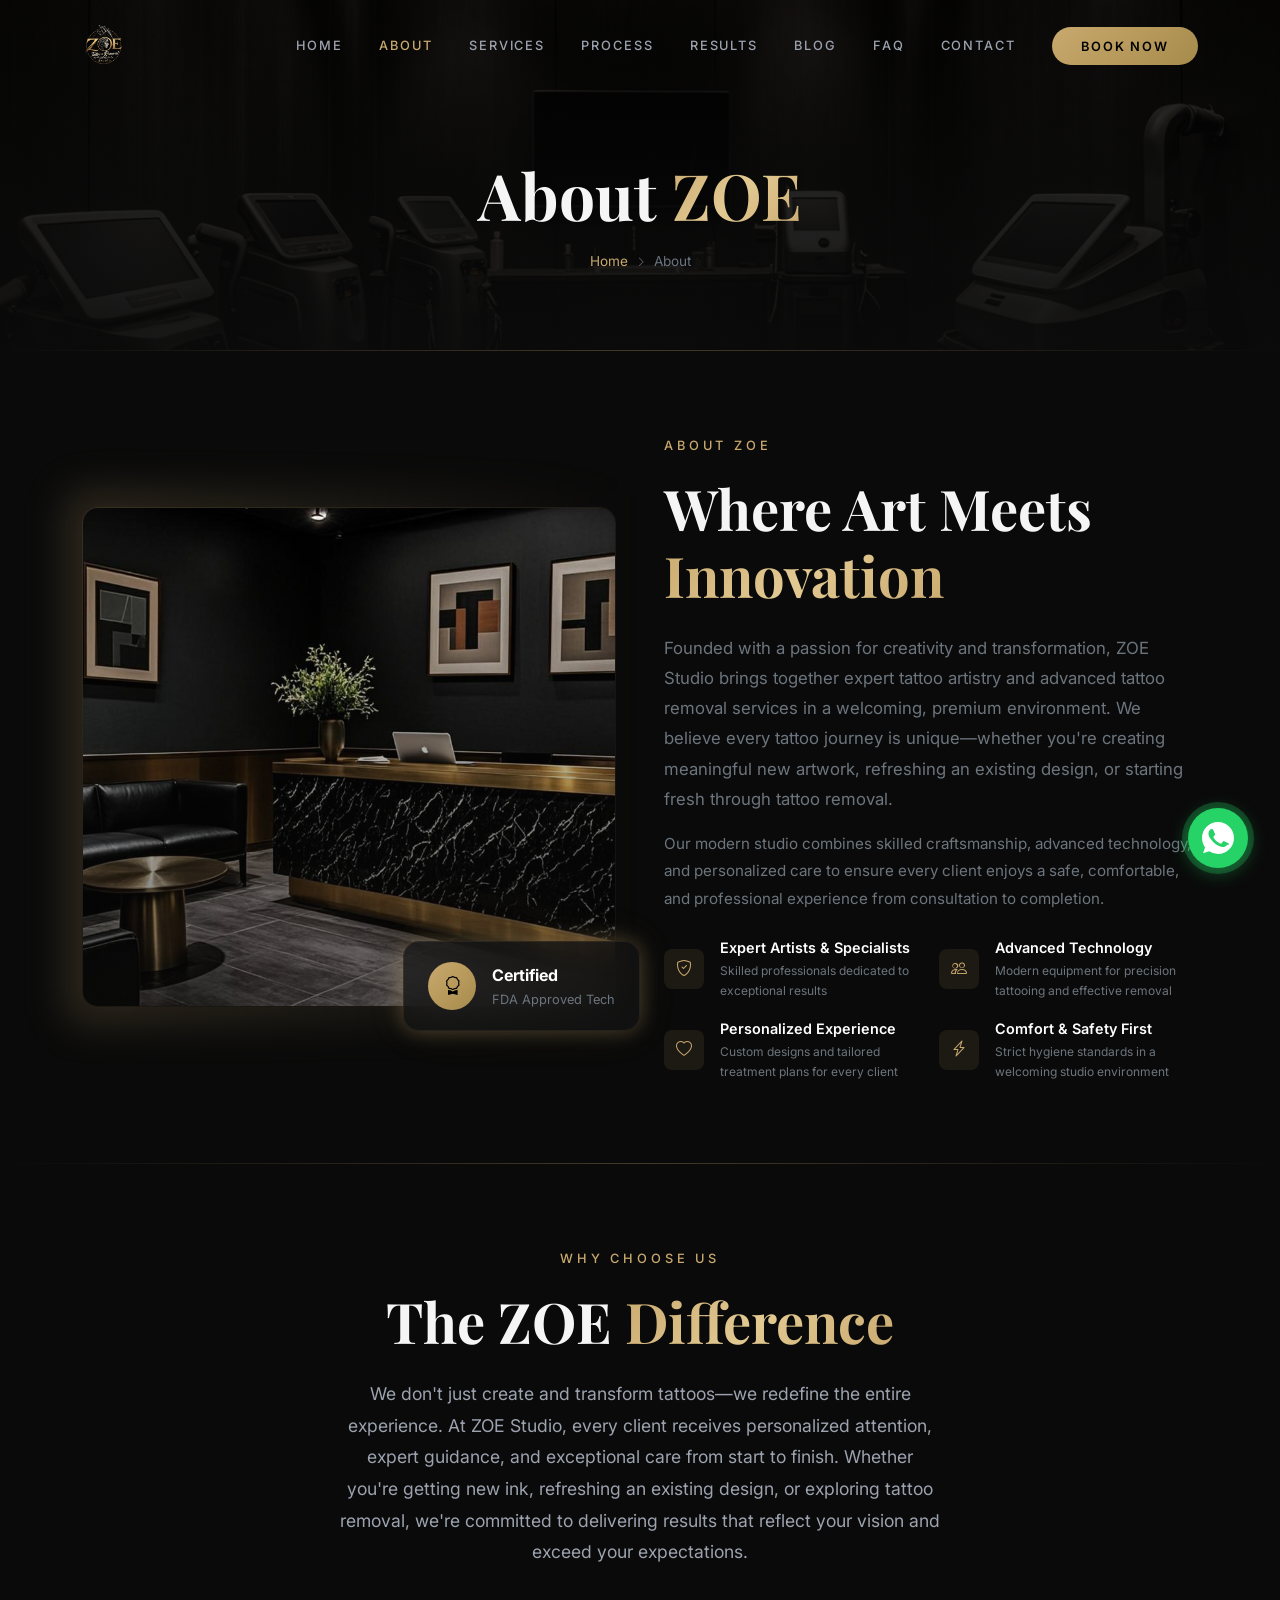
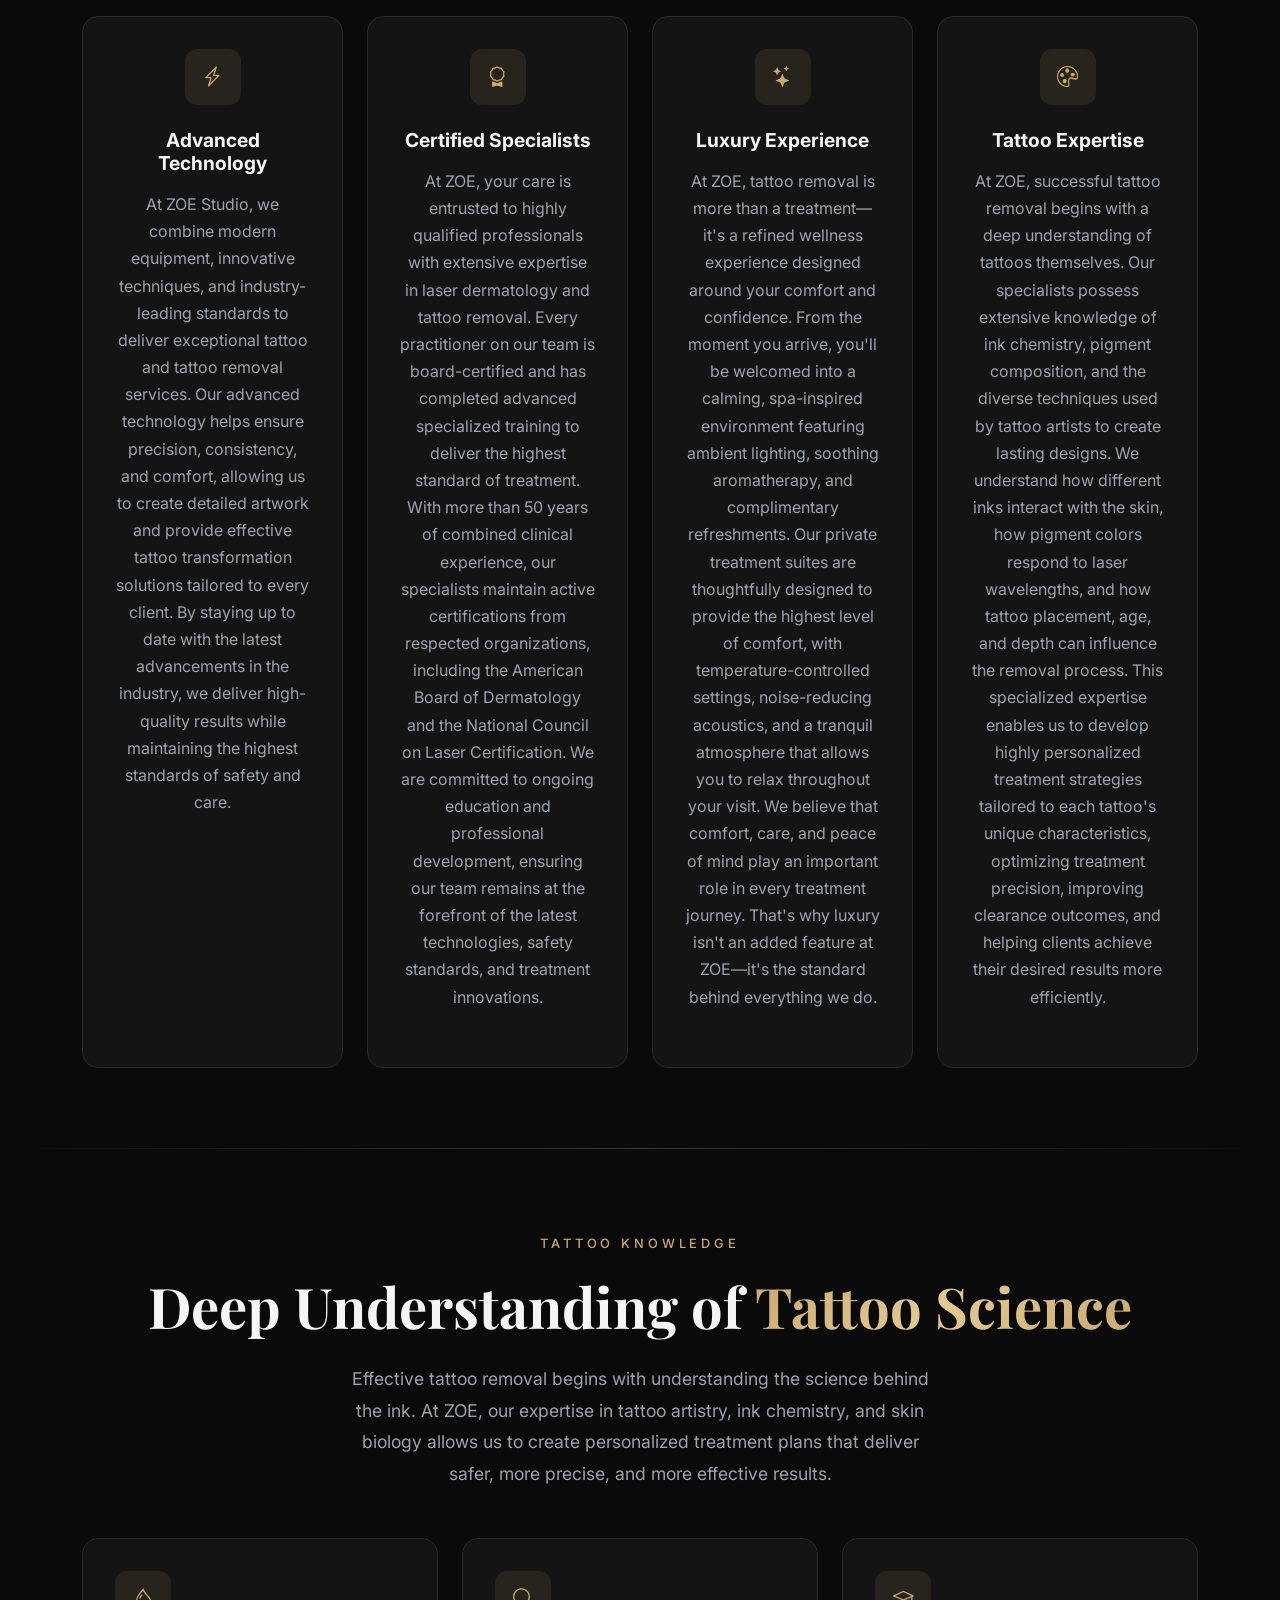
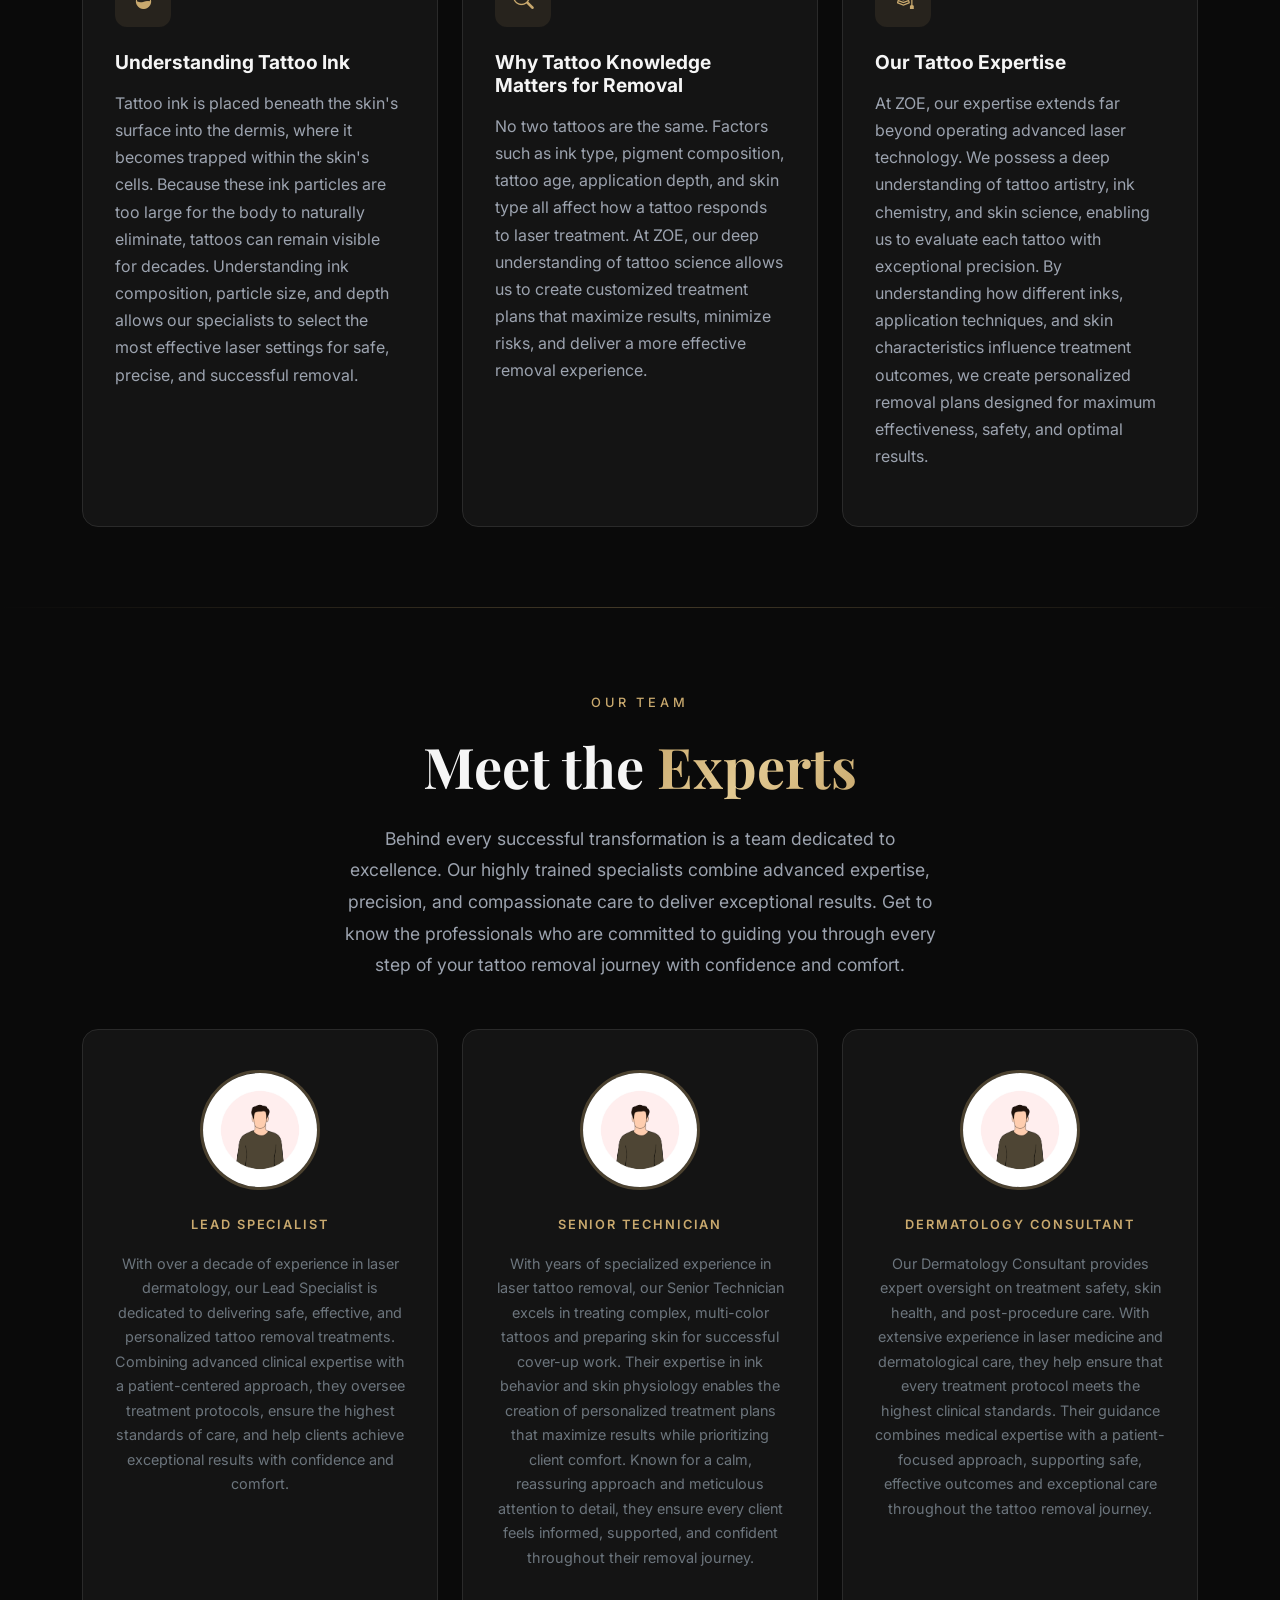
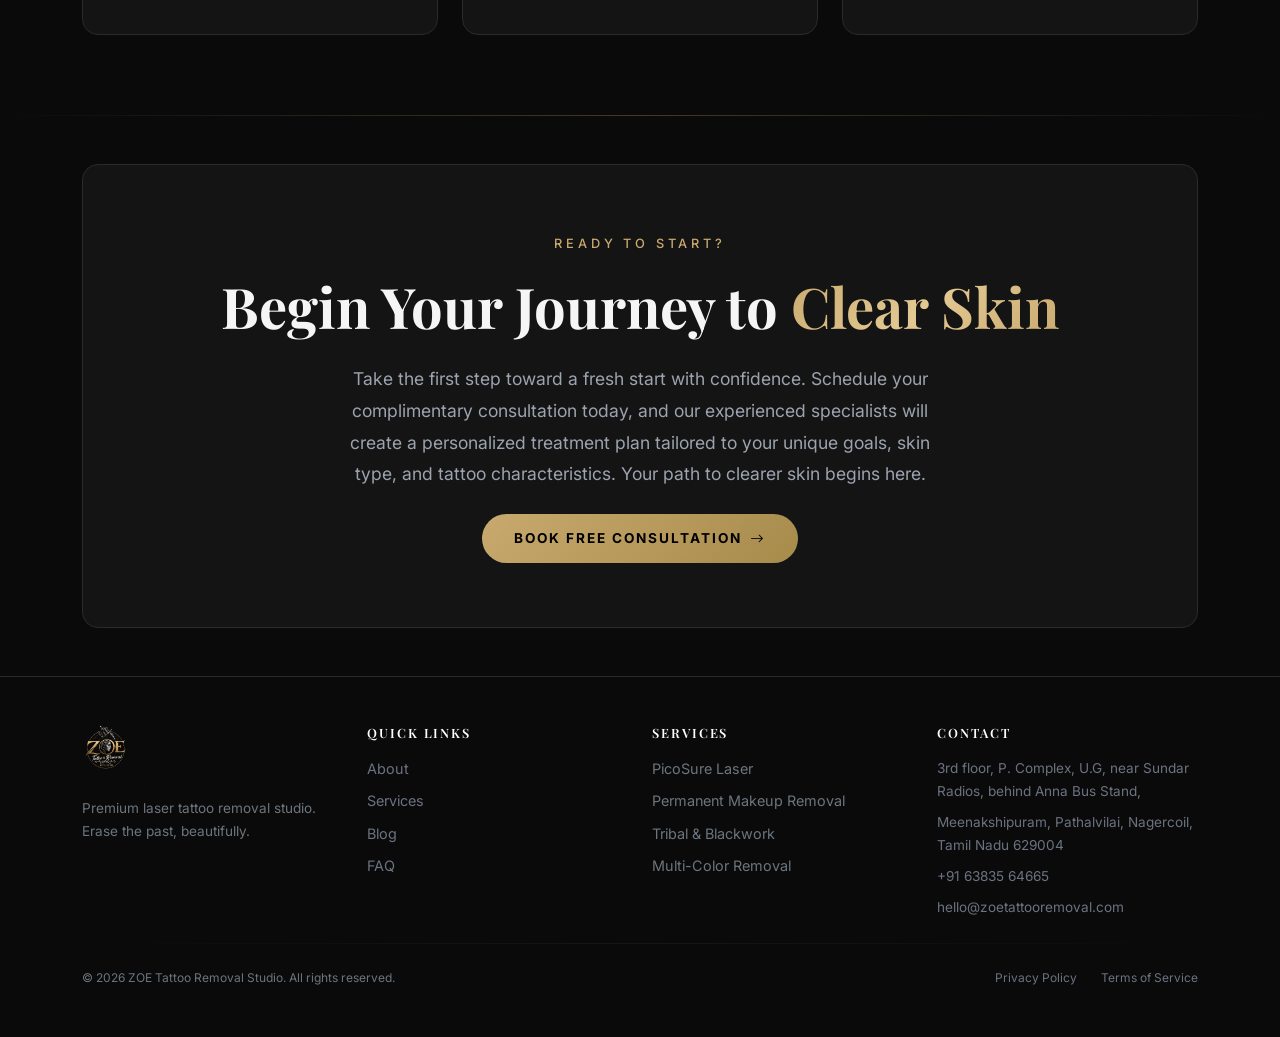
<file: about.html>
<!DOCTYPE html>
<html lang="en">
<head>
  <meta charset="UTF-8">
  <meta name="viewport" content="width=device-width, initial-scale=1.0">
  <title>About ZOE Tattoo Removal Studio | Our Story & Team</title>
  <meta name="description" content="Learn about ZOE Tattoo Removal Studio — where science meets elegance. Discover our story, our certified specialists, and why thousands trust us with their tattoo removal journey.">
  <meta name="keywords" content="about ZOE Tattoo Studio, certified tattoo artists, laser tattoo removal specialists, sterile tattoo studio, hygienic tattooing standards, tattoo removal clinic Tamil Nadu, trusted tattoo studio Nagercoil, tattoo consultation experts, high precision laser removal, premium tattoo care, tattoo safety standards">

  <!-- Favicon -->
<link rel="icon" type="image/png" href="/favicon.png">
<link rel="shortcut icon" type="image/png" href="/favicon.png">
<link rel="apple-touch-icon" href="/favicon.png">

  <!-- Google Fonts -->
  <link rel="preconnect" href="https://fonts.googleapis.com">
  <link rel="preconnect" href="https://fonts.gstatic.com" crossorigin>
  <link href="https://fonts.googleapis.com/css2?family=Inter:wght@300;400;500;600;700&family=Playfair+Display:wght@400;600;700;800&display=swap" rel="stylesheet">

  <!-- Bootstrap 5 CSS -->
  <link href="https://cdn.jsdelivr.net/npm/bootstrap@5.3.3/dist/css/bootstrap.min.css" rel="stylesheet">

  <!-- Bootstrap Icons -->
  <link href="https://cdn.jsdelivr.net/npm/bootstrap-icons@1.11.3/font/bootstrap-icons.min.css" rel="stylesheet">

  <!-- Custom CSS -->
  <link rel="stylesheet" href="css/style.css">
</head>
<body>

  <!-- ========== NAVBAR ========== -->
  <nav class="navbar navbar-expand-lg navbar-dark fixed-top navbar-zoe scrolled">
    <div class="container">
      <a class="navbar-brand" href="index.html">
        <img src="images\Zoe logo png.png" alt="ZOE Tattoo Removal Studio" class="brand-logo-img">
      </a>
      <button class="navbar-toggler" type="button" data-bs-toggle="collapse" data-bs-target="#navbarNav" aria-controls="navbarNav" aria-expanded="false" aria-label="Toggle navigation">
        <i class="bi bi-list"></i>
      </button>
      <div class="collapse navbar-collapse" id="navbarNav">
        <ul class="navbar-nav ms-auto align-items-center gap-1">
          <li class="nav-item"><a class="nav-link" href="index.html">Home</a></li>
          <li class="nav-item"><a class="nav-link active" href="about.html">About</a></li>
          <li class="nav-item"><a class="nav-link" href="services.html">Services</a></li>
          <li class="nav-item"><a class="nav-link" href="process.html">Process</a></li>
          <li class="nav-item"><a class="nav-link" href="results.html">Results</a></li>
          <li class="nav-item"><a class="nav-link" href="blogs.html">Blog</a></li>
          <li class="nav-item"><a class="nav-link" href="faq.html">FAQ</a></li>
          <li class="nav-item"><a class="nav-link" href="contact.html">Contact</a></li>
          <li class="nav-item ms-lg-3">
            <a class="btn btn-book" href="contact.html">Book Now</a>
          </li>
        </ul>
      </div>
    </div>
  </nav>

  <!-- ========== PAGE BANNER ========== -->
  <section class="page-banner">
    <div class="page-banner-bg"></div>
    <div class="page-banner-overlay"></div>
    <div class="page-banner-content fade-in-up">
      <h1 class="page-banner-title">About <span class="gold-gradient-text">ZOE</span></h1>
      <div class="page-banner-breadcrumb">
        <a href="index.html">Home</a>
        <span><i class="bi bi-chevron-right" style="font-size:0.65rem;"></i></span>
        <span>About</span>
      </div>
    </div>
  </section>

  <!-- ========== ABOUT SECTION ========== -->
  <hr class="section-divider">
  <section class="py-5" style="padding-top:5rem!important; padding-bottom:5rem!important;">
    <div class="container">
      <div class="row align-items-center g-5">
        <!-- Left: Image -->
        <div class="col-lg-6 fade-in-up">
          <div class="about-img-wrapper">
            <img src="images/about-studio.png" alt="ZOE Studio Interior — Where Science Meets Elegance">
            <div class="about-img-overlay"></div>
            <div class="about-badge d-flex align-items-center gap-3">
              <div class="brand-logo" style="width:48px;height:48px;font-size:1.2rem;">
                <i class="bi bi-award"></i>
              </div>
              <div>
                <div class="text-white fw-bold" style="font-size:1rem;">Certified</div>
                <div class="text-secondary" style="font-size:0.8rem;">FDA Approved Tech</div>
              </div>
            </div>
          </div>
        </div>
        <!-- Right: Content -->
        <div class="col-lg-6 fade-in-up">
          <span class="section-label">About ZOE</span>
          <h2 class="section-title">Where Art Meets <span class="gold-gradient-text">Innovation</span></h2>
          <p class="text-secondary mb-3" style="font-size:1.05rem; line-height:1.8;">
            Founded with a passion for creativity and transformation, ZOE Studio brings together expert tattoo artistry and advanced tattoo removal services in a welcoming, premium environment. We believe every tattoo journey is unique—whether you're creating meaningful new artwork, refreshing an existing design, or starting fresh through tattoo removal.
          </p>
          <p class="text-secondary mb-4" style="font-size:0.95rem; line-height:1.8;">
            Our modern studio combines skilled craftsmanship, advanced technology, and personalized care to ensure every client enjoys a safe, comfortable, and professional experience from consultation to completion.
          </p>

          <!-- 2x2 Feature Grid -->
          <div class="row g-3">
            <div class="col-6">
              <div class="d-flex align-items-center gap-3">
                <div class="about-feature-icon">
                  <i class="bi bi-shield-check"></i>
                </div>
                <div>
                  <div class="text-white fw-semibold" style="font-size:0.9rem;">Expert Artists & Specialists</div>
                  <div class="text-secondary" style="font-size:0.75rem;">Skilled professionals dedicated to exceptional results</div>
                </div>
              </div>
            </div>
            <div class="col-6">
              <div class="d-flex align-items-center gap-3">
                <div class="about-feature-icon">
                  <i class="bi bi-people"></i>
                </div>
                <div>
                  <div class="text-white fw-semibold" style="font-size:0.9rem;">Advanced Technology</div>
                  <div class="text-secondary" style="font-size:0.75rem;">Modern equipment for precision tattooing and effective removal</div>
                </div>
              </div>
            </div>
            <div class="col-6">
              <div class="d-flex align-items-center gap-3">
                <div class="about-feature-icon">
                  <i class="bi bi-heart"></i>
                </div>
                <div>
                  <div class="text-white fw-semibold" style="font-size:0.9rem;">Personalized Experience</div>
                  <div class="text-secondary" style="font-size:0.75rem;">Custom designs and tailored treatment plans for every client</div>
                </div>
              </div>
            </div>
            <div class="col-6">
              <div class="d-flex align-items-center gap-3">
                <div class="about-feature-icon">
                  <i class="bi bi-lightning-charge"></i>
                </div>
                <div>
                  <div class="text-white fw-semibold" style="font-size:0.9rem;">Comfort & Safety First</div>
                  <div class="text-secondary" style="font-size:0.75rem;">Strict hygiene standards in a welcoming studio environment</div>
                </div>
              </div>
            </div>
          </div>
        </div>
      </div>
    </div>
  </section>

  <!-- ========== WHY CHOOSE ZOE ========== -->
  <hr class="section-divider">
  <section class="py-5" style="padding-top:5rem!important; padding-bottom:5rem!important;">
    <div class="container">
      <div class="text-center mb-5 fade-in-up">
        <span class="section-label">Why Choose Us</span>
        <h2 class="section-title">The ZOE <span class="gold-gradient-text">Difference</span></h2>
        <p class="section-subtitle">We don't just create and transform tattoos—we redefine the entire experience. At ZOE Studio, every client receives personalized attention, expert guidance, and exceptional care from start to finish. Whether you're getting new ink, refreshing an existing design, or exploring tattoo removal, we're committed to delivering results that reflect your vision and exceed your expectations.</p>
      </div>
      <div class="row g-4">
        <!-- Card 1: Advanced Technology -->
        <div class="col-md-6 col-lg-3 fade-in-up">
          <div class="service-card text-center h-100">
            <div class="service-card-icon mx-auto">
              <i class="bi bi-lightning-charge" style="font-size:1.3rem;"></i>
            </div>
            <h3>Advanced Technology</h3>
            <p>At ZOE Studio, we combine modern equipment, innovative techniques, and industry-leading standards to deliver exceptional tattoo and tattoo removal services. Our advanced technology helps ensure precision, consistency, and comfort, allowing us to create detailed artwork and provide effective tattoo transformation solutions tailored to every client. By staying up to date with the latest advancements in the industry, we deliver high-quality results while maintaining the highest standards of safety and care.</p>
          </div>
        </div>
        <!-- Card 2: Certified Specialists -->
        <div class="col-md-6 col-lg-3 fade-in-up">
          <div class="service-card text-center h-100">
            <div class="service-card-icon mx-auto">
              <i class="bi bi-award" style="font-size:1.3rem;"></i>
            </div>
            <h3>Certified Specialists</h3>
            <p>At ZOE, your care is entrusted to highly qualified professionals with extensive expertise in laser dermatology and tattoo removal. Every practitioner on our team is board-certified and has completed advanced specialized training to deliver the highest standard of treatment. With more than 50 years of combined clinical experience, our specialists maintain active certifications from respected organizations, including the American Board of Dermatology and the National Council on Laser Certification. We are committed to ongoing education and professional development, ensuring our team remains at the forefront of the latest technologies, safety standards, and treatment innovations.</p>
          </div>
        </div>
        <!-- Card 3: Luxury Experience -->
        <div class="col-md-6 col-lg-3 fade-in-up">
          <div class="service-card text-center h-100">
            <div class="service-card-icon mx-auto">
              <i class="bi bi-stars" style="font-size:1.3rem;"></i>
            </div>
            <h3>Luxury Experience</h3>
            <p>At ZOE, tattoo removal is more than a treatment—it's a refined wellness experience designed around your comfort and confidence. From the moment you arrive, you'll be welcomed into a calming, spa-inspired environment featuring ambient lighting, soothing aromatherapy, and complimentary refreshments. Our private treatment suites are thoughtfully designed to provide the highest level of comfort, with temperature-controlled settings, noise-reducing acoustics, and a tranquil atmosphere that allows you to relax throughout your visit. We believe that comfort, care, and peace of mind play an important role in every treatment journey. That's why luxury isn't an added feature at ZOE—it's the standard behind everything we do.</p>
          </div>
        </div>
        <!-- Card 4: Tattoo Expertise -->
        <div class="col-md-6 col-lg-3 fade-in-up">
          <div class="service-card text-center h-100">
            <div class="service-card-icon mx-auto">
              <i class="bi bi-palette" style="font-size:1.3rem;"></i>
            </div>
            <h3>Tattoo Expertise</h3>
            <p>At ZOE, successful tattoo removal begins with a deep understanding of tattoos themselves. Our specialists possess extensive knowledge of ink chemistry, pigment composition, and the diverse techniques used by tattoo artists to create lasting designs. We understand how different inks interact with the skin, how pigment colors respond to laser wavelengths, and how tattoo placement, age, and depth can influence the removal process. This specialized expertise enables us to develop highly personalized treatment strategies tailored to each tattoo's unique characteristics, optimizing treatment precision, improving clearance outcomes, and helping clients achieve their desired results more efficiently.</p>
          </div>
        </div>
      </div>
    </div>
  </section>

  <!-- ========== TATTOO KNOWLEDGE SECTION ========== -->
  <hr class="section-divider">
  <section class="py-5" style="padding-top:5rem!important; padding-bottom:5rem!important;">
    <div class="container">
      <div class="text-center mb-5 fade-in-up">
        <span class="section-label">Tattoo Knowledge</span>
        <h2 class="section-title">Deep Understanding of <span class="gold-gradient-text">Tattoo Science</span></h2>
        <p class="section-subtitle">Effective tattoo removal begins with understanding the science behind the ink. At ZOE, our expertise in tattoo artistry, ink chemistry, and skin biology allows us to create personalized treatment plans that deliver safer, more precise, and more effective results.</p>
      </div>
      <div class="row g-4">
        <!-- Card 1: Understanding Tattoo Ink -->
        <div class="col-md-6 col-lg-4 fade-in-up">
          <div class="service-card h-100" style="text-align:left;">
            <div class="service-card-icon">
              <i class="bi bi-droplet-half" style="font-size:1.3rem;"></i>
            </div>
            <h3>Understanding Tattoo Ink</h3>
            <p>Tattoo ink is placed beneath the skin's surface into the dermis, where it becomes trapped within the skin's cells. Because these ink particles are too large for the body to naturally eliminate, tattoos can remain visible for decades. Understanding ink composition, particle size, and depth allows our specialists to select the most effective laser settings for safe, precise, and successful removal.</p>
          </div>
        </div>
        <!-- Card 2: Why Tattoo Knowledge Matters for Removal -->
        <div class="col-md-6 col-lg-4 fade-in-up">
          <div class="service-card h-100" style="text-align:left;">
            <div class="service-card-icon">
              <i class="bi bi-search" style="font-size:1.3rem;"></i>
            </div>
            <h3>Why Tattoo Knowledge Matters for Removal</h3>
            <p>No two tattoos are the same. Factors such as ink type, pigment composition, tattoo age, application depth, and skin type all affect how a tattoo responds to laser treatment. At ZOE, our deep understanding of tattoo science allows us to create customized treatment plans that maximize results, minimize risks, and deliver a more effective removal experience.</p>
          </div>
        </div>
        <!-- Card 3: Our Tattoo Expertise -->
        <div class="col-md-6 col-lg-4 fade-in-up">
          <div class="service-card h-100" style="text-align:left;">
            <div class="service-card-icon">
              <i class="bi bi-mortarboard" style="font-size:1.3rem;"></i>
            </div>
            <h3>Our Tattoo Expertise</h3>
            <p>At ZOE, our expertise extends far beyond operating advanced laser technology. We possess a deep understanding of tattoo artistry, ink chemistry, and skin science, enabling us to evaluate each tattoo with exceptional precision. By understanding how different inks, application techniques, and skin characteristics influence treatment outcomes, we create personalized removal plans designed for maximum effectiveness, safety, and optimal results.</p>
          </div>
        </div>
      </div>
    </div>
  </section>

  <!-- ========== TEAM SECTION ========== -->
  <hr class="section-divider">
  <section class="py-5" style="padding-top:5rem!important; padding-bottom:5rem!important;">
    <div class="container">
      <div class="text-center mb-5 fade-in-up">
        <span class="section-label">Our Team</span>
        <h2 class="section-title">Meet the <span class="gold-gradient-text">Experts</span></h2>
        <p class="section-subtitle">Behind every successful transformation is a team dedicated to excellence. Our highly trained specialists combine advanced expertise, precision, and compassionate care to deliver exceptional results. Get to know the professionals who are committed to guiding you through every step of your tattoo removal journey with confidence and comfort.</p>
      </div>
      <div class="row g-4 justify-content-center">
        <!-- Team Member 1 -->
        <div class="col-md-4 fade-in-up">
          <div class="service-card text-center h-100" style="padding:2.5rem 2rem;">
            <div class="mb-4">
              <img src="images\profile.png" alt="Dr. Sarah Mitchell" style="width:120px; height:120px; border-radius:50%; object-fit:cover; border:3px solid rgba(201,169,110,0.3);">
            </div>
            <h3 style="font-size:1.15rem; margin-bottom:0.3rem;"></h3>
            <p class="text-gold mb-3" style="font-size:0.8rem; letter-spacing:0.15em; text-transform:uppercase; font-weight:600;">Lead Specialist</p>
            <p class="text-secondary" style="font-size:0.9rem; line-height:1.7;">With over a decade of experience in laser dermatology, our Lead Specialist is dedicated to delivering safe, effective, and personalized tattoo removal treatments. Combining advanced clinical expertise with a patient-centered approach, they oversee treatment protocols, ensure the highest standards of care, and help clients achieve exceptional results with confidence and comfort.</p>
            <div class="d-flex justify-content-center gap-2 mt-3">
              <a href="#" style="color:var(--text-muted); font-size:1rem; transition:color 0.3s ease;" onmouseover="this.style.color='#C9A96E'" onmouseout="this.style.color='var(--text-muted)'"></a>
              <a href="#" style="color:var(--text-muted); font-size:1rem; transition:color 0.3s ease;" onmouseover="this.style.color='#C9A96E'" onmouseout="this.style.color='var(--text-muted)'"></a>
            </div>
          </div>
        </div>
        <!-- Team Member 2 -->
        <div class="col-md-4 fade-in-up">
          <div class="service-card text-center h-100" style="padding:2.5rem 2rem;">
            <div class="mb-4">
              <img src="images\profile.png" alt="James Rodriguez" style="width:120px; height:120px; border-radius:50%; object-fit:cover; border:3px solid rgba(201,169,110,0.3);">
            </div>
            <h3 style="font-size:1.15rem; margin-bottom:0.3rem;"></h3>
            <p class="text-gold mb-3" style="font-size:0.8rem; letter-spacing:0.15em; text-transform:uppercase; font-weight:600;">Senior Technician</p>
            <p class="text-secondary" style="font-size:0.9rem; line-height:1.7;">With years of specialized experience in laser tattoo removal, our Senior Technician excels in treating complex, multi-color tattoos and preparing skin for successful cover-up work. Their expertise in ink behavior and skin physiology enables the creation of personalized treatment plans that maximize results while prioritizing client comfort. Known for a calm, reassuring approach and meticulous attention to detail, they ensure every client feels informed, supported, and confident throughout their removal journey.</p>
            <div class="d-flex justify-content-center gap-2 mt-3">
              <a href="#" style="color:var(--text-muted); font-size:1rem; transition:color 0.3s ease;" onmouseover="this.style.color='#C9A96E'" onmouseout="this.style.color='var(--text-muted)'"></a>
              <a href="#" style="color:var(--text-muted); font-size:1rem; transition:color 0.3s ease;" onmouseover="this.style.color='#C9A96E'" onmouseout="this.style.color='var(--text-muted)'"></a>
            </div>
          </div>
        </div>
        <!-- Team Member 3 -->
        <div class="col-md-4 fade-in-up">
          <div class="service-card text-center h-100" style="padding:2.5rem 2rem;">
            <div class="mb-4">
              <img src="images\profile.png" alt="Dr. Emily Chen" style="width:120px; height:120px; border-radius:50%; object-fit:cover; border:3px solid rgba(201,169,110,0.3);">
            </div>
            <h3 style="font-size:1.15rem; margin-bottom:0.3rem;"></h3>
            <p class="text-gold mb-3" style="font-size:0.8rem; letter-spacing:0.15em; text-transform:uppercase; font-weight:600;">Dermatology Consultant</p>
            <p class="text-secondary" style="font-size:0.9rem; line-height:1.7;">Our Dermatology Consultant provides expert oversight on treatment safety, skin health, and post-procedure care. With extensive experience in laser medicine and dermatological care, they help ensure that every treatment protocol meets the highest clinical standards. Their guidance combines medical expertise with a patient-focused approach, supporting safe, effective outcomes and exceptional care throughout the tattoo removal journey.</p>
            <div class="d-flex justify-content-center gap-2 mt-3">
              <a href="#" style="color:var(--text-muted); font-size:1rem; transition:color 0.3s ease;" onmouseover="this.style.color='#C9A96E'" onmouseout="this.style.color='var(--text-muted)'"></a>
              <a href="#" style="color:var(--text-muted); font-size:1rem; transition:color 0.3s ease;" onmouseover="this.style.color='#C9A96E'" onmouseout="this.style.color='var(--text-muted)'"></a>
            </div>
          </div>
        </div>
      </div>
    </div>
  </section>

  <!-- ========== CTA SECTION ========== -->
  <hr class="section-divider">
  <section class="py-5" style="padding:5rem 0;">
    <div class="container">
      <div class="text-center fade-in-up" style="background: var(--dark-card); border: 1px solid var(--dark-border); border-radius: 1rem; padding: 4rem 2rem;">
        <span class="section-label">Ready to Start?</span>
        <h2 class="section-title mt-3">Begin Your Journey to <span class="gold-gradient-text">Clear Skin</span></h2>
        <p class="section-subtitle mx-auto mb-4">Take the first step toward a fresh start with confidence. Schedule your complimentary consultation today, and our experienced specialists will create a personalized treatment plan tailored to your unique goals, skin type, and tattoo characteristics. Your path to clearer skin begins here.</p>
        <a href="contact.html" class="btn btn-gold">Book Free Consultation <i class="bi bi-arrow-right"></i></a>
      </div>
    </div>
  </section>

  <!-- ========== WHATSAPP FLOAT ========== -->
  <a href="https://wa.me/916383564665?text=Hi%20ZOE%20Studio!%20I'd%20like%20to%20learn%20more%20about%20tattoo%20removal." class="whatsapp-float" target="_blank" rel="noopener noreferrer" aria-label="Chat on WhatsApp">
    <svg viewBox="0 0 32 32" xmlns="http://www.w3.org/2000/svg"><path d="M16.004 0h-.008C7.174 0 0 7.176 0 16.004c0 3.5 1.132 6.744 3.054 9.378L1.054 31.29l6.118-1.962A15.9 15.9 0 0016.004 32C24.826 32 32 24.826 32 16.004 32 7.176 24.826 0 16.004 0zm9.31 22.606c-.39 1.1-1.932 2.014-3.17 2.282-.846.18-1.95.324-5.67-1.218-4.762-1.97-7.826-6.81-8.064-7.126-.23-.316-1.928-2.568-1.928-4.896s1.22-3.474 1.654-3.95c.39-.432.876-.576 1.164-.576.316 0 .632.004.908.016.308.014.722-.118 1.128.86.432 1.04 1.47 3.594 1.598 3.852.128.258.216.558.044.9-.168.348-.252.564-.504.87-.252.3-.53.674-.756.904-.252.252-.514.524-.22 1.026.292.504 1.302 2.146 2.794 3.474 1.92 1.71 3.542 2.242 4.054 2.498.508.258.806.216 1.1-.132.3-.348 1.27-1.48 1.608-1.988.336-.508.672-.424 1.132-.254.46.168 2.924 1.38 3.424 1.632.504.258.836.384.964.576.126.192.126 1.114-.264 2.216z"/></svg>
  </a>
  <div class="whatsapp-tooltip">Chat with us on WhatsApp</div>

  <!-- ========== FOOTER ========== -->
  <footer class="footer">
    <div class="container py-5">
      <div class="row g-4">
        <div class="col-lg-3 mb-3">
          <div class="d-flex align-items-center gap-3 mb-3">
            <img src="images\Zoe logo png.png" alt="ZOE Tattoo Removal Studio" class="footer-logo-img">
          </div>
          <p class="text-secondary" style="font-size:0.85rem; line-height:1.7;">Premium laser tattoo removal studio. Erase the past, beautifully.</p>
        </div>
        <div class="col-6 col-lg-3">
          <h6 class="text-white fw-semibold mb-3" style="font-size:0.8rem; letter-spacing:0.15em; text-transform:uppercase;">Quick Links</h6>
          <div class="d-flex flex-column gap-2">
            <a href="about.html">About</a>
            <a href="services.html">Services</a>
            <a href="blogs.html">Blog</a>
            <a href="faq.html">FAQ</a>
          </div>
        </div>
        <div class="col-6 col-lg-3">
          <h6 class="text-white fw-semibold mb-3" style="font-size:0.8rem; letter-spacing:0.15em; text-transform:uppercase;">Services</h6>
          <div class="d-flex flex-column gap-2">
            <span class="text-secondary" style="font-size:0.9rem;">PicoSure Laser</span>
            <span class="text-secondary" style="font-size:0.9rem;">Permanent Makeup Removal</span>
            <span class="text-secondary" style="font-size:0.9rem;">Tribal & Blackwork</span>
            <span class="text-secondary" style="font-size:0.9rem;">Multi-Color Removal</span>
          </div>
        </div>
        <div class="col-lg-3">
          <h6 class="text-white fw-semibold mb-3" style="font-size:0.8rem; letter-spacing:0.15em; text-transform:uppercase;">Contact</h6>
          <div class="d-flex flex-column gap-2" style="font-size:0.85rem; color:var(--text-muted);">
            <span>3rd floor, P. Complex, U.G, near Sundar Radios, behind Anna Bus Stand,</span>
            <span> Meenakshipuram, Pathalvilai, Nagercoil, Tamil Nadu 629004</span>
            <span>+91 63835 64665</span>
            <span>hello@zoetattooremoval.com</span>
          </div>
        </div>
      </div>
      <hr class="footer-divider my-4">
      <div class="d-flex flex-column flex-sm-row justify-content-between align-items-center gap-3">
        <p class="text-secondary mb-0" style="font-size:0.75rem;">&copy; 2026 ZOE Tattoo Removal Studio. All rights reserved.</p>
        <div class="d-flex gap-4">
          <a href="#" style="font-size:0.75rem;">Privacy Policy</a>
          <a href="#" style="font-size:0.75rem;">Terms of Service</a>
        </div>
      </div>
    </div>
  </footer>

  <!-- Bootstrap 5 JS -->
  <script src="https://cdn.jsdelivr.net/npm/bootstrap@5.3.3/dist/js/bootstrap.bundle.min.js"></script>
  <!-- Custom JS -->
  <script src="js/main.js"></script>
</body>
</html>
</file>
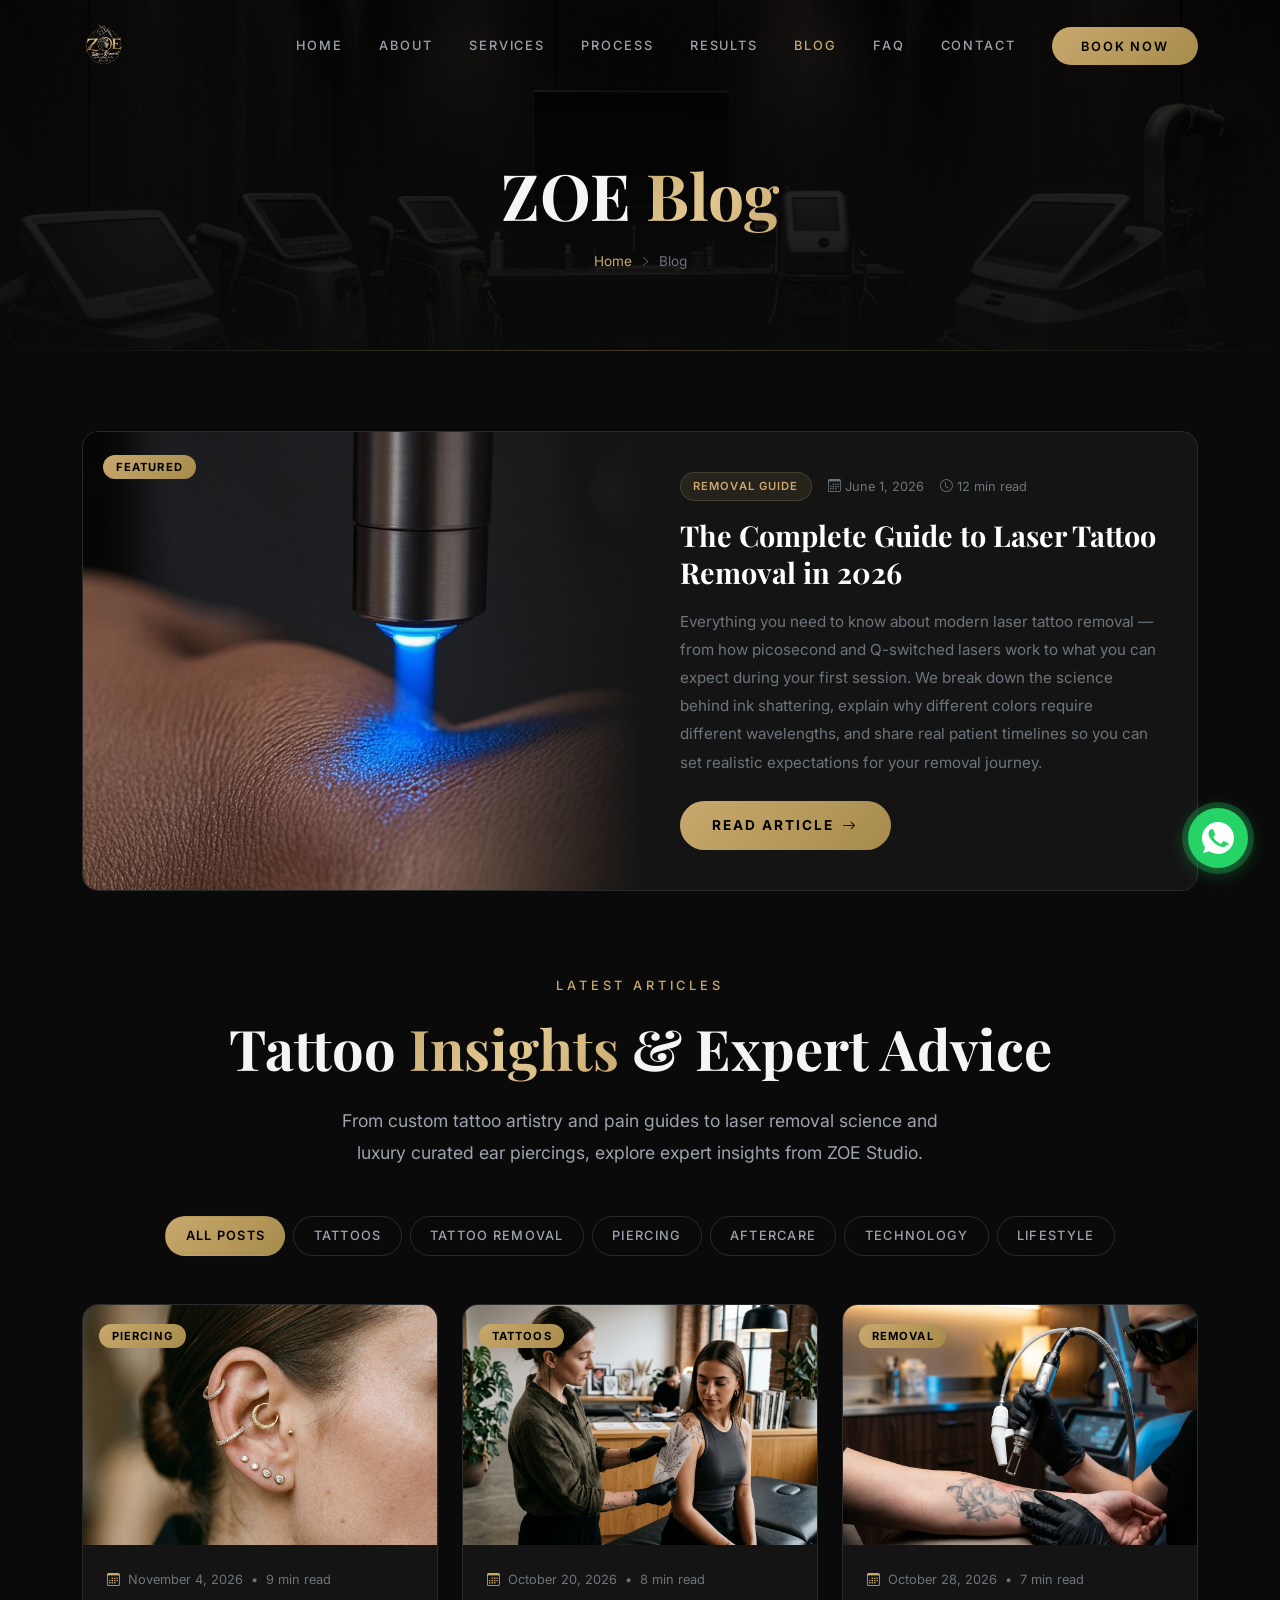
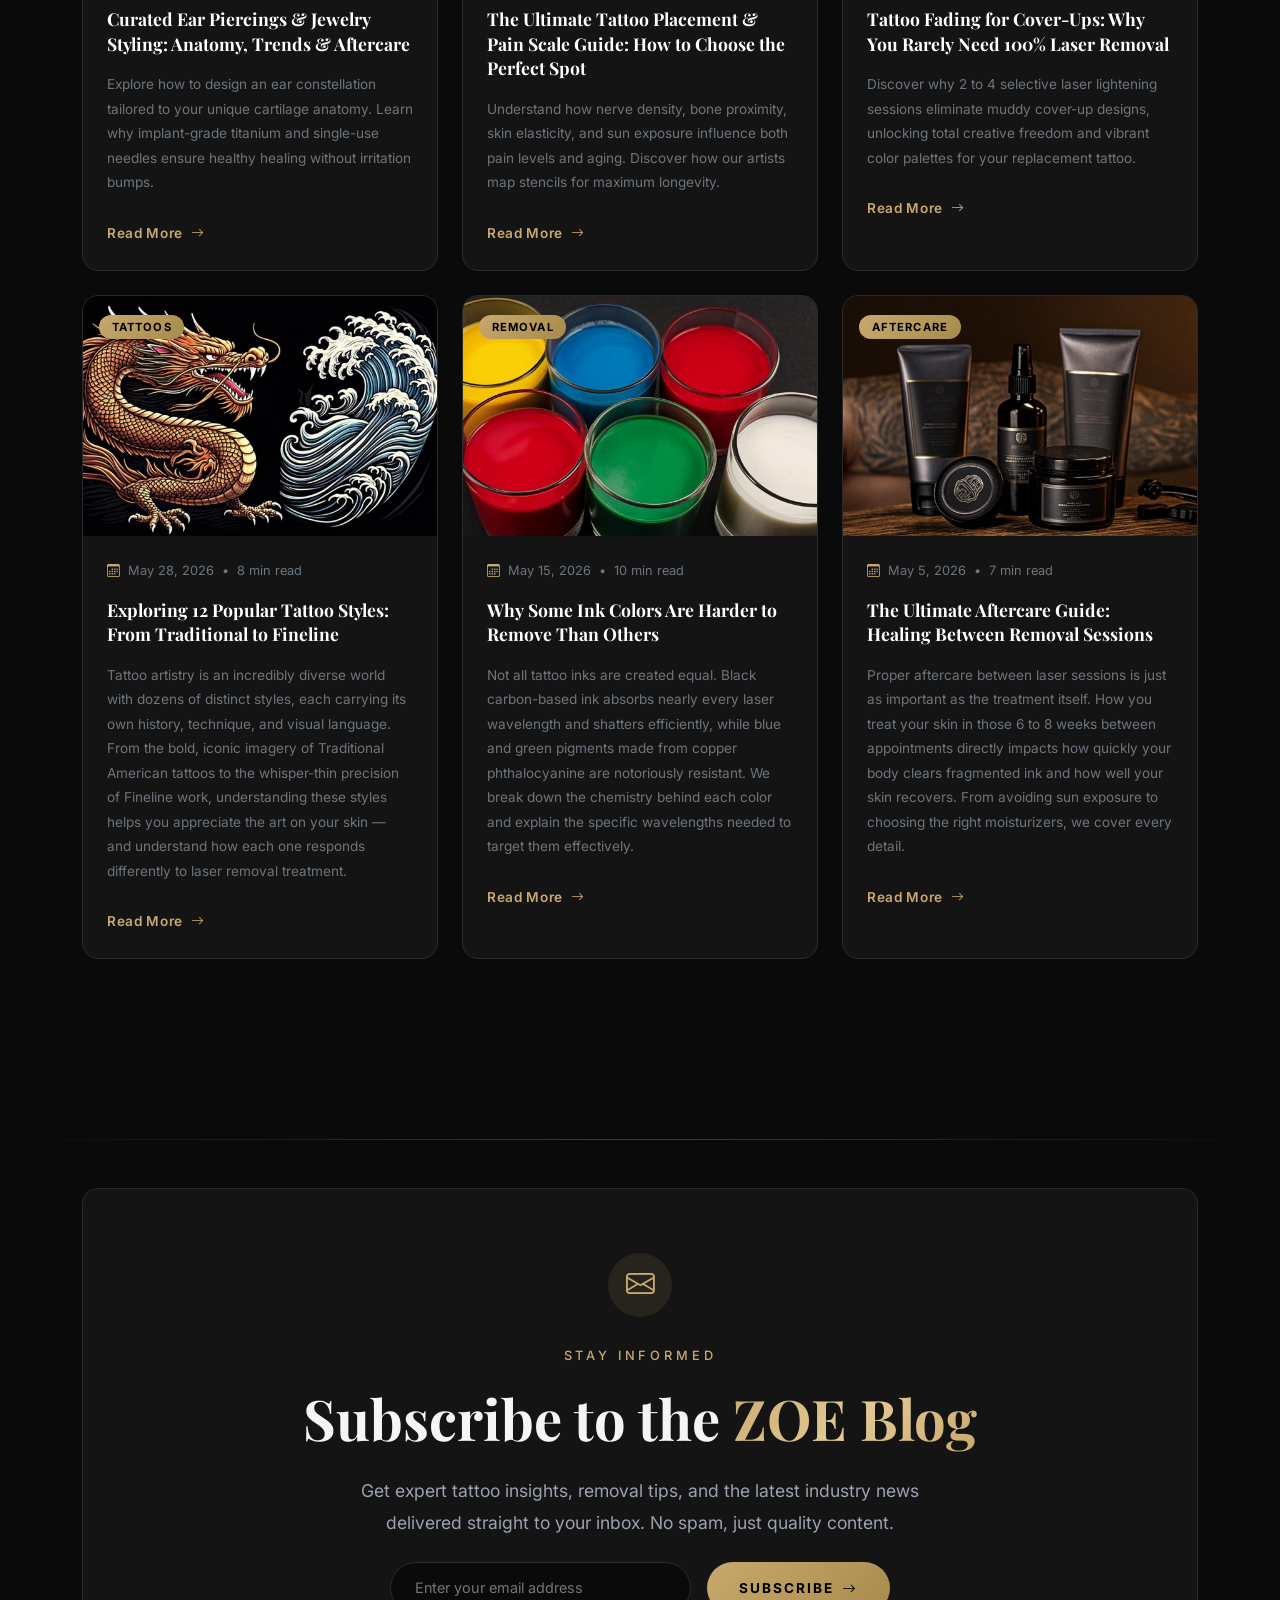
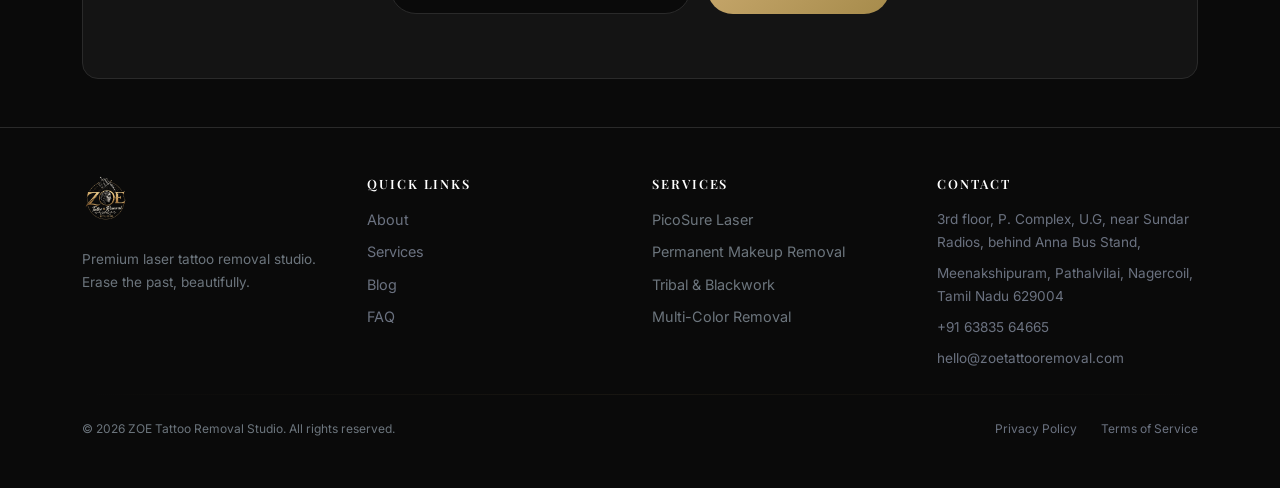
<file: blogs.html>
<!DOCTYPE html>
<html lang="en">
<head>
  <meta charset="UTF-8">
  <meta name="viewport" content="width=device-width, initial-scale=1.0">
  <title>Blog - Tattoos, Tattoo Removal & Piercing | ZOE Studio</title>
  <meta name="description" content="Explore the ZOE Studio blog for expert insights on custom tattoos, laser tattoo removal, curated female body piercing, aftercare tips, and pain management.">
<meta name="keywords" content="tattoo blogs, laser tattoo removal guide, body piercing blog, curated ear piercing, titanium piercing jewelry, tattoo placement guide, cover up tattoo fading, tattoo aftercare tips, PicoSure laser, ZOE studio blog, Nagercoil tattoo blog">

  <!-- Favicon -->
<link rel="icon" type="image/png" href="/favicon.png">
<link rel="shortcut icon" type="image/png" href="/favicon.png">
<link rel="apple-touch-icon" href="/favicon.png">

  <!-- Google Fonts -->
  <link rel="preconnect" href="https://fonts.googleapis.com">
  <link rel="preconnect" href="https://fonts.gstatic.com" crossorigin>
  <link href="https://fonts.googleapis.com/css2?family=Inter:wght@300;400;500;600;700&family=Playfair+Display:wght@400;600;700;800&display=swap" rel="stylesheet">

  <!-- Bootstrap 5 CSS -->
  <link href="https://cdn.jsdelivr.net/npm/bootstrap@5.3.3/dist/css/bootstrap.min.css" rel="stylesheet">

  <!-- Bootstrap Icons -->
  <link href="https://cdn.jsdelivr.net/npm/bootstrap-icons@1.11.3/font/bootstrap-icons.min.css" rel="stylesheet">

  <!-- Custom CSS -->
  <link rel="stylesheet" href="css/style.css">
  <style>
    .hover-gold {
      transition: color 0.3s ease;
      text-decoration: none;
    }
    .hover-gold:hover {
      color: var(--gold) !important;
    }
  </style>
</head>
<body>

  <!-- ========== NAVBAR ========== -->
  <nav class="navbar navbar-expand-lg navbar-dark fixed-top navbar-zoe">
    <div class="container">
      <a class="navbar-brand" href="index.html">
        <img src="images\Zoe logo png.png" alt="ZOE Tattoo Removal Studio" class="brand-logo-img">
      </a>
      <button class="navbar-toggler" type="button" data-bs-toggle="collapse" data-bs-target="#navbarNav" aria-controls="navbarNav" aria-expanded="false" aria-label="Toggle navigation">
        <i class="bi bi-list"></i>
      </button>
      <div class="collapse navbar-collapse" id="navbarNav">
        <ul class="navbar-nav ms-auto align-items-center gap-1">
          <li class="nav-item"><a class="nav-link" href="index.html">Home</a></li>
          <li class="nav-item"><a class="nav-link" href="about.html">About</a></li>
          <li class="nav-item"><a class="nav-link" href="services.html">Services</a></li>
          <li class="nav-item"><a class="nav-link" href="process.html">Process</a></li>
          <li class="nav-item"><a class="nav-link" href="results.html">Results</a></li>
          <li class="nav-item"><a class="nav-link active" href="blogs.html">Blog</a></li>
          <li class="nav-item"><a class="nav-link" href="faq.html">FAQ</a></li>
          <li class="nav-item"><a class="nav-link" href="contact.html">Contact</a></li>
          <li class="nav-item ms-lg-3">
            <a class="btn btn-book" href="contact.html">Book Now</a>
          </li>
        </ul>
      </div>
    </div>
  </nav>

  <!-- ========== PAGE BANNER ========== -->
  <section class="page-banner">
    <div class="page-banner-bg"></div>
    <div class="page-banner-overlay"></div>
    <div class="page-banner-content">
      <h1 class="page-banner-title fade-in-up">ZOE <span class="gold-gradient-text">Blog</span></h1>
      <div class="page-banner-breadcrumb fade-in-up">
        <a href="index.html">Home</a>
        <span><i class="bi bi-chevron-right" style="font-size:0.7rem;"></i></span>
        <span>Blog</span>
      </div>
    </div>
  </section>

  <!-- ========== FEATURED POST ========== -->
  <hr class="section-divider">
  <section class="py-5" style="padding-top:5rem!important; padding-bottom:3rem!important;">
    <div class="container">
      <div class="fade-in-up" style="background:var(--dark-card); border:1px solid var(--dark-border); border-radius:1rem; overflow:hidden;">
        <div class="row g-0">
          <div class="col-lg-6">
            <div style="position:relative; overflow:hidden; height:100%; min-height:350px;">
              <a href="blog-details.html?id=laser-removal" style="display: block; height: 100%;">
                <img src="images/blog-laser-removal.png" alt="The Complete Guide to Laser Tattoo Removal" style="width:100%; height:100%; object-fit:cover; transition:transform 0.5s ease;" onmouseover="this.style.transform='scale(1.05)'" onmouseout="this.style.transform='scale(1)'">
              </a>
              <div style="position:absolute; inset:0; background:linear-gradient(to right, transparent 60%, var(--dark-card)); pointer-events: none;"></div>
              <div style="position:absolute; top:20px; left:20px; pointer-events: none;">
                <span style="background:linear-gradient(135deg, var(--gold), var(--gold-dark)); color:#000; font-size:0.7rem; font-weight:700; letter-spacing:0.1em; text-transform:uppercase; padding:0.3rem 0.8rem; border-radius:50px;">Featured</span>
              </div>
            </div>
          </div>
          <div class="col-lg-6" style="display:flex; flex-direction:column; justify-content:center;">
            <div style="padding:2.5rem;">
              <div class="d-flex align-items-center gap-3 mb-3">
                <span style="background:rgba(201,169,110,0.1); color:var(--gold); font-size:0.7rem; font-weight:600; letter-spacing:0.1em; text-transform:uppercase; padding:0.25rem 0.75rem; border-radius:50px; border:1px solid rgba(201,169,110,0.2);">Removal Guide</span>
                <span class="text-secondary" style="font-size:0.8rem;"><i class="bi bi-calendar3 me-1"></i>June 1, 2026</span>
                <span class="text-secondary" style="font-size:0.8rem;"><i class="bi bi-clock me-1"></i>12 min read</span>
              </div>
              <h2 style="font-family:var(--font-heading); font-size:1.8rem; font-weight:700; line-height:1.3; margin-bottom:1rem;">
                <a href="blog-details.html?id=laser-removal" class="text-white hover-gold">The Complete Guide to Laser Tattoo Removal in 2026</a>
              </h2>
              <p class="text-secondary" style="font-size:0.95rem; line-height:1.85; margin-bottom:1.5rem;">Everything you need to know about modern laser tattoo removal — from how picosecond and Q-switched lasers work to what you can expect during your first session. We break down the science behind ink shattering, explain why different colors require different wavelengths, and share real patient timelines so you can set realistic expectations for your removal journey.</p>
              <a href="blog-details.html?id=laser-removal" class="btn btn-gold">Read Article <i class="bi bi-arrow-right"></i></a>
            </div>
          </div>
        </div>
      </div>
    </div>
  </section>

  <!-- ========== BLOG GRID ========== -->
  <section class="py-5" style="padding-top:2rem!important; padding-bottom:5rem!important;">
    <div class="container">
      <div class="text-center mb-5 fade-in-up">
        <span class="section-label">Latest Articles</span>
        <h2 class="section-title">Tattoo <span class="gold-gradient-text">Insights</span> & Expert Advice</h2>
        <p class="section-subtitle">From custom tattoo artistry and pain guides to laser removal science and luxury curated ear piercings, explore expert insights from ZOE Studio.</p>
      </div>

      <!-- Category Filter -->
      <div class="d-flex flex-wrap justify-content-center gap-2 mb-5 fade-in-up">
        <button class="blog-filter-btn active" data-category="all">All Posts</button>
        <button class="blog-filter-btn" data-category="tattoos">Tattoos</button>
        <button class="blog-filter-btn" data-category="removal">Tattoo Removal</button>
        <button class="blog-filter-btn" data-category="piercing">Piercing</button>
        <button class="blog-filter-btn" data-category="aftercare">Aftercare</button>
        <button class="blog-filter-btn" data-category="technology">Technology</button>
        <button class="blog-filter-btn" data-category="lifestyle">Lifestyle</button>
      </div>

      <div class="row g-4" id="blogGrid">

        <!-- Blog Card: Curated Ear Piercing (New) -->
        <div class="col-md-6 col-lg-4 fade-in-up blog-card" data-category="piercing">
          <article class="h-100" style="background:var(--dark-card); border:1px solid var(--dark-border); border-radius:1rem; overflow:hidden; transition:all 0.5s ease;">
            <div style="position:relative; overflow:hidden;">
              <a href="blog-details.html?id=curated-ear-piercing-guide">
                <img src="images/blog-curated-piercing.jpg" alt="Curated ear piercing styling and titanium jewelry" style="width:100%; height:240px; object-fit:cover; transition:transform 0.5s ease;" onmouseover="this.style.transform='scale(1.05)'" onmouseout="this.style.transform='scale(1)'">
              </a>
              <div style="position:absolute; top:16px; left:16px; pointer-events: none;">
                <span style="background:linear-gradient(135deg, var(--gold), var(--gold-dark)); color:#000; font-size:0.7rem; font-weight:700; letter-spacing:0.1em; text-transform:uppercase; padding:0.3rem 0.8rem; border-radius:50px;">Piercing</span>
              </div>
            </div>
            <div style="padding:1.5rem;">
              <div class="d-flex align-items-center gap-2 mb-3">
                <i class="bi bi-calendar3 text-gold" style="font-size:0.8rem;"></i>
                <span class="text-secondary" style="font-size:0.8rem;">November 4, 2026</span>
                <span class="text-secondary" style="font-size:0.8rem;">•</span>
                <span class="text-secondary" style="font-size:0.8rem;">9 min read</span>
              </div>
              <h3 class="mb-3" style="font-size:1.1rem; font-weight:700; line-height:1.4;">
                <a href="blog-details.html?id=curated-ear-piercing-guide" class="text-white hover-gold">Curated Ear Piercings &amp; Jewelry Styling: Anatomy, Trends &amp; Aftercare</a>
              </h3>
              <p class="text-secondary mb-4" style="font-size:0.85rem; line-height:1.8;">Explore how to design an ear constellation tailored to your unique cartilage anatomy. Learn why implant-grade titanium and single-use needles ensure healthy healing without irritation bumps.</p>
              <a href="blog-details.html?id=curated-ear-piercing-guide" class="d-inline-flex align-items-center gap-2 text-gold hover-gold" style="font-size:0.85rem; font-weight:600; letter-spacing:0.05em;">
                Read More <i class="bi bi-arrow-right" style="font-size:0.8rem;"></i>
              </a>
            </div>
          </article>
        </div>

        <!-- Blog Card: Tattoo Placement Guide (New) -->
        <div class="col-md-6 col-lg-4 fade-in-up blog-card" data-category="tattoos">
          <article class="h-100" style="background:var(--dark-card); border:1px solid var(--dark-border); border-radius:1rem; overflow:hidden; transition:all 0.5s ease;">
            <div style="position:relative; overflow:hidden;">
              <a href="blog-details.html?id=tattoo-placement-guide">
                <img src="images/blog-tattoo-placement.jpg" alt="Tattoo placement and pain scale guide" style="width:100%; height:240px; object-fit:cover; transition:transform 0.5s ease;" onmouseover="this.style.transform='scale(1.05)'" onmouseout="this.style.transform='scale(1)'">
              </a>
              <div style="position:absolute; top:16px; left:16px; pointer-events: none;">
                <span style="background:linear-gradient(135deg, var(--gold), var(--gold-dark)); color:#000; font-size:0.7rem; font-weight:700; letter-spacing:0.1em; text-transform:uppercase; padding:0.3rem 0.8rem; border-radius:50px;">Tattoos</span>
              </div>
            </div>
            <div style="padding:1.5rem;">
              <div class="d-flex align-items-center gap-2 mb-3">
                <i class="bi bi-calendar3 text-gold" style="font-size:0.8rem;"></i>
                <span class="text-secondary" style="font-size:0.8rem;">October 20, 2026</span>
                <span class="text-secondary" style="font-size:0.8rem;">•</span>
                <span class="text-secondary" style="font-size:0.8rem;">8 min read</span>
              </div>
              <h3 class="mb-3" style="font-size:1.1rem; font-weight:700; line-height:1.4;">
                <a href="blog-details.html?id=tattoo-placement-guide" class="text-white hover-gold">The Ultimate Tattoo Placement &amp; Pain Scale Guide: How to Choose the Perfect Spot</a>
              </h3>
              <p class="text-secondary mb-4" style="font-size:0.85rem; line-height:1.8;">Understand how nerve density, bone proximity, skin elasticity, and sun exposure influence both pain levels and aging. Discover how our artists map stencils for maximum longevity.</p>
              <a href="blog-details.html?id=tattoo-placement-guide" class="d-inline-flex align-items-center gap-2 text-gold hover-gold" style="font-size:0.85rem; font-weight:600; letter-spacing:0.05em;">
                Read More <i class="bi bi-arrow-right" style="font-size:0.8rem;"></i>
              </a>
            </div>
          </article>
        </div>

        <!-- Blog Card: Laser Fading for Cover-Up (New) -->
        <div class="col-md-6 col-lg-4 fade-in-up blog-card" data-category="removal">
          <article class="h-100" style="background:var(--dark-card); border:1px solid var(--dark-border); border-radius:1rem; overflow:hidden; transition:all 0.5s ease;">
            <div style="position:relative; overflow:hidden;">
              <a href="blog-details.html?id=laser-fading-coverup">
                <img src="images/blog-laser-fading-coverup.jpg" alt="Laser tattoo fading for cover-up tattoos" style="width:100%; height:240px; object-fit:cover; transition:transform 0.5s ease;" onmouseover="this.style.transform='scale(1.05)'" onmouseout="this.style.transform='scale(1)'">
              </a>
              <div style="position:absolute; top:16px; left:16px; pointer-events: none;">
                <span style="background:linear-gradient(135deg, var(--gold), var(--gold-dark)); color:#000; font-size:0.7rem; font-weight:700; letter-spacing:0.1em; text-transform:uppercase; padding:0.3rem 0.8rem; border-radius:50px;">Removal</span>
              </div>
            </div>
            <div style="padding:1.5rem;">
              <div class="d-flex align-items-center gap-2 mb-3">
                <i class="bi bi-calendar3 text-gold" style="font-size:0.8rem;"></i>
                <span class="text-secondary" style="font-size:0.8rem;">October 28, 2026</span>
                <span class="text-secondary" style="font-size:0.8rem;">•</span>
                <span class="text-secondary" style="font-size:0.8rem;">7 min read</span>
              </div>
              <h3 class="mb-3" style="font-size:1.1rem; font-weight:700; line-height:1.4;">
                <a href="blog-details.html?id=laser-fading-coverup" class="text-white hover-gold">Tattoo Fading for Cover-Ups: Why You Rarely Need 100% Laser Removal</a>
              </h3>
              <p class="text-secondary mb-4" style="font-size:0.85rem; line-height:1.8;">Discover why 2 to 4 selective laser lightening sessions eliminate muddy cover-up designs, unlocking total creative freedom and vibrant color palettes for your replacement tattoo.</p>
              <a href="blog-details.html?id=laser-fading-coverup" class="d-inline-flex align-items-center gap-2 text-gold hover-gold" style="font-size:0.85rem; font-weight:600; letter-spacing:0.05em;">
                Read More <i class="bi bi-arrow-right" style="font-size:0.8rem;"></i>
              </a>
            </div>
          </article>
        </div>

        <!-- Blog Card 1 -->
        <div class="col-md-6 col-lg-4 fade-in-up blog-card" data-category="tattoos">
          <article class="h-100" style="background:var(--dark-card); border:1px solid var(--dark-border); border-radius:1rem; overflow:hidden; transition:all 0.5s ease;">
            <div style="position:relative; overflow:hidden;">
              <a href="blog-details.html?id=tattoo-styles">
                <img src="images/blog-tattoo-styles.png" alt="Exploring tattoo styles" style="width:100%; height:240px; object-fit:cover; transition:transform 0.5s ease;" onmouseover="this.style.transform='scale(1.05)'" onmouseout="this.style.transform='scale(1)'">
              </a>
              <div style="position:absolute; top:16px; left:16px; pointer-events: none;">
                <span style="background:linear-gradient(135deg, var(--gold), var(--gold-dark)); color:#000; font-size:0.7rem; font-weight:700; letter-spacing:0.1em; text-transform:uppercase; padding:0.3rem 0.8rem; border-radius:50px;">Tattoos</span>
              </div>
            </div>
            <div style="padding:1.5rem;">
              <div class="d-flex align-items-center gap-2 mb-3">
                <i class="bi bi-calendar3 text-gold" style="font-size:0.8rem;"></i>
                <span class="text-secondary" style="font-size:0.8rem;">May 28, 2026</span>
                <span class="text-secondary" style="font-size:0.8rem;">•</span>
                <span class="text-secondary" style="font-size:0.8rem;">8 min read</span>
              </div>
              <h3 class="mb-3" style="font-size:1.1rem; font-weight:700; line-height:1.4;">
                <a href="blog-details.html?id=tattoo-styles" class="text-white hover-gold">Exploring 12 Popular Tattoo Styles: From Traditional to Fineline</a>
              </h3>
              <p class="text-secondary mb-4" style="font-size:0.85rem; line-height:1.8;">Tattoo artistry is an incredibly diverse world with dozens of distinct styles, each carrying its own history, technique, and visual language. From the bold, iconic imagery of Traditional American tattoos to the whisper-thin precision of Fineline work, understanding these styles helps you appreciate the art on your skin — and understand how each one responds differently to laser removal treatment.</p>
              <a href="blog-details.html?id=tattoo-styles" class="d-inline-flex align-items-center gap-2 text-gold hover-gold" style="font-size:0.85rem; font-weight:600; letter-spacing:0.05em;">
                Read More <i class="bi bi-arrow-right" style="font-size:0.8rem;"></i>
              </a>
            </div>
          </article>
        </div>

        <!-- Blog Card 2 -->
        <div class="col-md-6 col-lg-4 fade-in-up blog-card" data-category="removal">
          <article class="h-100" style="background:var(--dark-card); border:1px solid var(--dark-border); border-radius:1rem; overflow:hidden; transition:all 0.5s ease;">
            <div style="position:relative; overflow:hidden;">
              <a href="blog-details.html?id=ink-colors">
                <img src="images/blog-ink-colors.png" alt="Ink color removal difficulty" style="width:100%; height:240px; object-fit:cover; transition:transform 0.5s ease;" onmouseover="this.style.transform='scale(1.05)'" onmouseout="this.style.transform='scale(1)'">
              </a>
              <div style="position:absolute; top:16px; left:16px; pointer-events: none;">
                <span style="background:linear-gradient(135deg, var(--gold), var(--gold-dark)); color:#000; font-size:0.7rem; font-weight:700; letter-spacing:0.1em; text-transform:uppercase; padding:0.3rem 0.8rem; border-radius:50px;">Removal</span>
              </div>
            </div>
            <div style="padding:1.5rem;">
              <div class="d-flex align-items-center gap-2 mb-3">
                <i class="bi bi-calendar3 text-gold" style="font-size:0.8rem;"></i>
                <span class="text-secondary" style="font-size:0.8rem;">May 15, 2026</span>
                <span class="text-secondary" style="font-size:0.8rem;">•</span>
                <span class="text-secondary" style="font-size:0.8rem;">10 min read</span>
              </div>
              <h3 class="mb-3" style="font-size:1.1rem; font-weight:700; line-height:1.4;">
                <a href="blog-details.html?id=ink-colors" class="text-white hover-gold">Why Some Ink Colors Are Harder to Remove Than Others</a>
              </h3>
              <p class="text-secondary mb-4" style="font-size:0.85rem; line-height:1.8;">Not all tattoo inks are created equal. Black carbon-based ink absorbs nearly every laser wavelength and shatters efficiently, while blue and green pigments made from copper phthalocyanine are notoriously resistant. We break down the chemistry behind each color and explain the specific wavelengths needed to target them effectively.</p>
              <a href="blog-details.html?id=ink-colors" class="d-inline-flex align-items-center gap-2 text-gold hover-gold" style="font-size:0.85rem; font-weight:600; letter-spacing:0.05em;">
                Read More <i class="bi bi-arrow-right" style="font-size:0.8rem;"></i>
              </a>
            </div>
          </article>
        </div>

        <!-- Blog Card 3 -->
        <div class="col-md-6 col-lg-4 fade-in-up blog-card" data-category="aftercare">
          <article class="h-100" style="background:var(--dark-card); border:1px solid var(--dark-border); border-radius:1rem; overflow:hidden; transition:all 0.5s ease;">
            <div style="position:relative; overflow:hidden;">
              <a href="blog-details.html?id=aftercare">
                <img src="images/blog-aftercare.png" alt="Tattoo removal aftercare" style="width:100%; height:240px; object-fit:cover; transition:transform 0.5s ease;" onmouseover="this.style.transform='scale(1.05)'" onmouseout="this.style.transform='scale(1)'">
              </a>
              <div style="position:absolute; top:16px; left:16px; pointer-events: none;">
                <span style="background:linear-gradient(135deg, var(--gold), var(--gold-dark)); color:#000; font-size:0.7rem; font-weight:700; letter-spacing:0.1em; text-transform:uppercase; padding:0.3rem 0.8rem; border-radius:50px;">Aftercare</span>
              </div>
            </div>
            <div style="padding:1.5rem;">
              <div class="d-flex align-items-center gap-2 mb-3">
                <i class="bi bi-calendar3 text-gold" style="font-size:0.8rem;"></i>
                <span class="text-secondary" style="font-size:0.8rem;">May 5, 2026</span>
                <span class="text-secondary" style="font-size:0.8rem;">•</span>
                <span class="text-secondary" style="font-size:0.8rem;">7 min read</span>
              </div>
              <h3 class="mb-3" style="font-size:1.1rem; font-weight:700; line-height:1.4;">
                <a href="blog-details.html?id=aftercare" class="text-white hover-gold">The Ultimate Aftercare Guide: Healing Between Removal Sessions</a>
              </h3>
              <p class="text-secondary mb-4" style="font-size:0.85rem; line-height:1.8;">Proper aftercare between laser sessions is just as important as the treatment itself. How you treat your skin in those 6 to 8 weeks between appointments directly impacts how quickly your body clears fragmented ink and how well your skin recovers. From avoiding sun exposure to choosing the right moisturizers, we cover every detail.</p>
              <a href="blog-details.html?id=aftercare" class="d-inline-flex align-items-center gap-2 text-gold hover-gold" style="font-size:0.85rem; font-weight:600; letter-spacing:0.05em;">
                Read More <i class="bi bi-arrow-right" style="font-size:0.8rem;"></i>
              </a>
            </div>
          </article>
        </div>

        <!-- Blog Card 4 -->
        <div class="col-md-6 col-lg-4 fade-in-up blog-card" data-category="lifestyle">
          <article class="h-100" style="background:var(--dark-card); border:1px solid var(--dark-border); border-radius:1rem; overflow:hidden; transition:all 0.5s ease;">
            <div style="position:relative; overflow:hidden;">
              <a href="blog-details.html?id=tattoo-decision">
                <img src="images/blog-tattoo-decision.png" alt="Should you remove your tattoo" style="width:100%; height:240px; object-fit:cover; transition:transform 0.5s ease;" onmouseover="this.style.transform='scale(1.05)'" onmouseout="this.style.transform='scale(1)'">
              </a>
              <div style="position:absolute; top:16px; left:16px; pointer-events: none;">
                <span style="background:linear-gradient(135deg, var(--gold), var(--gold-dark)); color:#000; font-size:0.7rem; font-weight:700; letter-spacing:0.1em; text-transform:uppercase; padding:0.3rem 0.8rem; border-radius:50px;">Lifestyle</span>
              </div>
            </div>
            <div style="padding:1.5rem;">
              <div class="d-flex align-items-center gap-2 mb-3">
                <i class="bi bi-calendar3 text-gold" style="font-size:0.8rem;"></i>
                <span class="text-secondary" style="font-size:0.8rem;">April 22, 2026</span>
                <span class="text-secondary" style="font-size:0.8rem;">•</span>
                <span class="text-secondary" style="font-size:0.8rem;">6 min read</span>
              </div>
              <h3 class="mb-3" style="font-size:1.1rem; font-weight:700; line-height:1.4;">
                <a href="blog-details.html?id=tattoo-decision" class="text-white hover-gold">Should You Remove or Cover Up Your Tattoo? Making the Right Choice</a>
              </h3>
              <p class="text-secondary mb-4" style="font-size:0.85rem; line-height:1.8;">If you are no longer in love with your tattoo, you have two main options: laser removal or a cover-up. Each approach has its own pros and cons, and the best choice depends on your tattoo's size, colors, location, and your personal goals. We walk you through the decision-making process so you can choose the path that is right for you.</p>
              <a href="blog-details.html?id=tattoo-decision" class="d-inline-flex align-items-center gap-2 text-gold hover-gold" style="font-size:0.85rem; font-weight:600; letter-spacing:0.05em;">
                Read More <i class="bi bi-arrow-right" style="font-size:0.8rem;"></i>
              </a>
            </div>
          </article>
        </div>

        <!-- Blog Card 5 -->
        <div class="col-md-6 col-lg-4 fade-in-up blog-card" data-category="technology">
          <article class="h-100" style="background:var(--dark-card); border:1px solid var(--dark-border); border-radius:1rem; overflow:hidden; transition:all 0.5s ease;">
            <div style="position:relative; overflow:hidden;">
              <a href="blog-details.html?id=picosure-vs-picoway">
                <img src="images/before-after.png" alt="PicoSure Pro technology" style="width:100%; height:240px; object-fit:cover; transition:transform 0.5s ease;" onmouseover="this.style.transform='scale(1.05)'" onmouseout="this.style.transform='scale(1)'">
              </a>
              <div style="position:absolute; top:16px; left:16px; pointer-events: none;">
                <span style="background:linear-gradient(135deg, var(--gold), var(--gold-dark)); color:#000; font-size:0.7rem; font-weight:700; letter-spacing:0.1em; text-transform:uppercase; padding:0.3rem 0.8rem; border-radius:50px;">Technology</span>
              </div>
            </div>
            <div style="padding:1.5rem;">
              <div class="d-flex align-items-center gap-2 mb-3">
                <i class="bi bi-calendar3 text-gold" style="font-size:0.8rem;"></i>
                <span class="text-secondary" style="font-size:0.8rem;">April 10, 2026</span>
                <span class="text-secondary" style="font-size:0.8rem;">•</span>
                <span class="text-secondary" style="font-size:0.8rem;">9 min read</span>
              </div>
              <h3 class="mb-3" style="font-size:1.1rem; font-weight:700; line-height:1.4;">
                <a href="blog-details.html?id=picosure-vs-picoway" class="text-white hover-gold">PicoSure vs. PicoWay vs. Q-Switched: Which Laser Is Right for You?</a>
              </h3>
              <p class="text-secondary mb-4" style="font-size:0.85rem; line-height:1.8;">The world of laser technology can be confusing with so many devices on the market. We break down the key differences between PicoSure, PicoWay, and traditional Q-switched lasers — explaining how each works, which ink colors they target best, and why ZOE Studio uses a combination approach for superior results across all tattoo types.</p>
              <a href="blog-details.html?id=picosure-vs-picoway" class="d-inline-flex align-items-center gap-2 text-gold hover-gold" style="font-size:0.85rem; font-weight:600; letter-spacing:0.05em;">
                Read More <i class="bi bi-arrow-right" style="font-size:0.8rem;"></i>
              </a>
            </div>
          </article>
        </div>

        <!-- Blog Card 6 -->
        <div class="col-md-6 col-lg-4 fade-in-up blog-card" data-category="tattoos">
          <article class="h-100" style="background:var(--dark-card); border:1px solid var(--dark-border); border-radius:1rem; overflow:hidden; transition:all 0.5s ease;">
            <div style="position:relative; overflow:hidden;">
              <a href="blog-details.html?id=japanese-irezumi">
                <img src="images/tattoo-japanese.png" alt="Japanese Irezumi tattoo history" style="width:100%; height:240px; object-fit:cover; transition:transform 0.5s ease;" onmouseover="this.style.transform='scale(1.05)'" onmouseout="this.style.transform='scale(1)'">
              </a>
              <div style="position:absolute; top:16px; left:16px; pointer-events: none;">
                <span style="background:linear-gradient(135deg, var(--gold), var(--gold-dark)); color:#000; font-size:0.7rem; font-weight:700; letter-spacing:0.1em; text-transform:uppercase; padding:0.3rem 0.8rem; border-radius:50px;">Tattoos</span>
              </div>
            </div>
            <div style="padding:1.5rem;">
              <div class="d-flex align-items-center gap-2 mb-3">
                <i class="bi bi-calendar3 text-gold" style="font-size:0.8rem;"></i>
                <span class="text-secondary" style="font-size:0.8rem;">March 28, 2026</span>
                <span class="text-secondary" style="font-size:0.8rem;">•</span>
                <span class="text-secondary" style="font-size:0.8rem;">11 min read</span>
              </div>
              <h3 class="mb-3" style="font-size:1.1rem; font-weight:700; line-height:1.4;">
                <a href="blog-details.html?id=japanese-irezumi" class="text-white hover-gold">The Rich History of Japanese Irezumi: Art, Tradition & Modern Removal</a>
              </h3>
              <p class="text-secondary mb-4" style="font-size:0.85rem; line-height:1.8;">Japanese Irezumi is one of the oldest and most revered tattoo traditions in the world, dating back thousands of years. These large-scale, heavily saturated designs featuring koi, dragons, and cherry blossoms are breathtaking works of art — but their dense ink packing also makes them among the most challenging tattoos to remove. We explore the history and the removal science.</p>
              <a href="blog-details.html?id=japanese-irezumi" class="d-inline-flex align-items-center gap-2 text-gold hover-gold" style="font-size:0.85rem; font-weight:600; letter-spacing:0.05em;">
                Read More <i class="bi bi-arrow-right" style="font-size:0.8rem;"></i>
              </a>
            </div>
          </article>
        </div>

        <!-- Blog Card 7 -->
        <div class="col-md-6 col-lg-4 fade-in-up blog-card" data-category="removal">
          <article class="h-100" style="background:var(--dark-card); border:1px solid var(--dark-border); border-radius:1rem; overflow:hidden; transition:all 0.5s ease;">
            <div style="position:relative; overflow:hidden;">
              <a href="blog-details.html?id=cosmetic-tattoos">
                <img src="images/blog-cosmetic-removal.png" alt="Permanent makeup removal" style="width:100%; height:240px; object-fit:cover; transition:transform 0.5s ease;" onmouseover="this.style.transform='scale(1.05)'" onmouseout="this.style.transform='scale(1)'">
              </a>
              <div style="position:absolute; top:16px; left:16px; pointer-events: none;">
                <span style="background:linear-gradient(135deg, var(--gold), var(--gold-dark)); color:#000; font-size:0.7rem; font-weight:700; letter-spacing:0.1em; text-transform:uppercase; padding:0.3rem 0.8rem; border-radius:50px;">Removal</span>
              </div>
            </div>
            <div style="padding:1.5rem;">
              <div class="d-flex align-items-center gap-2 mb-3">
                <i class="bi bi-calendar3 text-gold" style="font-size:0.8rem;"></i>
                <span class="text-secondary" style="font-size:0.8rem;">March 15, 2026</span>
                <span class="text-secondary" style="font-size:0.8rem;">•</span>
                <span class="text-secondary" style="font-size:0.8rem;">8 min read</span>
              </div>
              <h3 class="mb-3" style="font-size:1.1rem; font-weight:700; line-height:1.4;">
                <a href="blog-details.html?id=cosmetic-tattoos" class="text-white hover-gold">Removing Cosmetic Tattoos & Microblading: What You Need to Know</a>
              </h3>
              <p class="text-secondary mb-4" style="font-size:0.85rem; line-height:1.8;">Cosmetic tattoos like microbladed eyebrows, permanent eyeliner, and lip blush use iron oxide-based pigments that behave very differently from traditional tattoo inks under laser energy. These pigments can paradoxically darken instead of fade, making specialized knowledge and test patches absolutely essential before committing to treatment.</p>
              <a href="blog-details.html?id=cosmetic-tattoos" class="d-inline-flex align-items-center gap-2 text-gold hover-gold" style="font-size:0.85rem; font-weight:600; letter-spacing:0.05em;">
                Read More <i class="bi bi-arrow-right" style="font-size:0.8rem;"></i>
              </a>
            </div>
          </article>
        </div>

        <!-- Blog Card 8 -->
        <div class="col-md-6 col-lg-4 fade-in-up blog-card" data-category="aftercare">
          <article class="h-100" style="background:var(--dark-card); border:1px solid var(--dark-border); border-radius:1rem; overflow:hidden; transition:all 0.5s ease;">
            <div style="position:relative; overflow:hidden;">
              <a href="blog-details.html?id=things-to-avoid">
                <img src="images/blog-aftercare-avoid.png" alt="Tribal tattoo removal journey" style="width:100%; height:240px; object-fit:cover; transition:transform 0.5s ease;" onmouseover="this.style.transform='scale(1.05)'" onmouseout="this.style.transform='scale(1)'">
              </a>
              <div style="position:absolute; top:16px; left:16px; pointer-events: none;">
                <span style="background:linear-gradient(135deg, var(--gold), var(--gold-dark)); color:#000; font-size:0.7rem; font-weight:700; letter-spacing:0.1em; text-transform:uppercase; padding:0.3rem 0.8rem; border-radius:50px;">Aftercare</span>
              </div>
            </div>
            <div style="padding:1.5rem;">
              <div class="d-flex align-items-center gap-2 mb-3">
                <i class="bi bi-calendar3 text-gold" style="font-size:0.8rem;"></i>
                <span class="text-secondary" style="font-size:0.8rem;">March 2, 2026</span>
                <span class="text-secondary" style="font-size:0.8rem;">•</span>
                <span class="text-secondary" style="font-size:0.8rem;">5 min read</span>
              </div>
              <h3 class="mb-3" style="font-size:1.1rem; font-weight:700; line-height:1.4;">
                <a href="blog-details.html?id=things-to-avoid" class="text-white hover-gold">5 Things to Avoid After a Laser Tattoo Removal Session</a>
              </h3>
              <p class="text-secondary mb-4" style="font-size:0.85rem; line-height:1.8;">Your actions in the days following a laser session can make or break your results. From sun exposure and hot showers to intense workouts and certain skincare products, there are several common mistakes that can slow healing, increase scarring risk, or reduce the effectiveness of your treatment. Here are the top five things you must avoid.</p>
              <a href="blog-details.html?id=things-to-avoid" class="d-inline-flex align-items-center gap-2 text-gold hover-gold" style="font-size:0.85rem; font-weight:600; letter-spacing:0.05em;">
                Read More <i class="bi bi-arrow-right" style="font-size:0.8rem;"></i>
              </a>
            </div>
          </article>
        </div>

        <!-- Blog Card 9 -->
        <div class="col-md-6 col-lg-4 fade-in-up blog-card" data-category="technology">
          <article class="h-100" style="background:var(--dark-card); border:1px solid var(--dark-border); border-radius:1rem; overflow:hidden; transition:all 0.5s ease;">
            <div style="position:relative; overflow:hidden;">
              <a href="blog-details.html?id=ai-tattoo-removal">
                <img src="images/blog-ai-removal.png" alt="AI-assisted tattoo removal" style="width:100%; height:240px; object-fit:cover; transition:transform 0.5s ease;" onmouseover="this.style.transform='scale(1.05)'" onmouseout="this.style.transform='scale(1)'">
              </a>
              <div style="position:absolute; top:16px; left:16px; pointer-events: none;">
                <span style="background:linear-gradient(135deg, var(--gold), var(--gold-dark)); color:#000; font-size:0.7rem; font-weight:700; letter-spacing:0.1em; text-transform:uppercase; padding:0.3rem 0.8rem; border-radius:50px;">Technology</span>
              </div>
            </div>
            <div style="padding:1.5rem;">
              <div class="d-flex align-items-center gap-2 mb-3">
                <i class="bi bi-calendar3 text-gold" style="font-size:0.8rem;"></i>
                <span class="text-secondary" style="font-size:0.8rem;">February 18, 2026</span>
                <span class="text-secondary" style="font-size:0.8rem;">•</span>
                <span class="text-secondary" style="font-size:0.8rem;">7 min read</span>
              </div>
              <h3 class="mb-3" style="font-size:1.1rem; font-weight:700; line-height:1.4;">
                <a href="blog-details.html?id=ai-tattoo-removal" class="text-white hover-gold">How AI Is Revolutionizing Tattoo Removal: Predicting Outcomes with 92% Accuracy</a>
              </h3>
              <p class="text-secondary mb-4" style="font-size:0.85rem; line-height:1.8;">Artificial intelligence is transforming the tattoo removal industry. New AI algorithms can analyze your tattoo's ink composition, depth, and your skin type to predict removal outcomes with remarkable accuracy. This technology helps practitioners set realistic expectations and optimize treatment parameters from day one, saving you time and money.</p>
              <a href="blog-details.html?id=ai-tattoo-removal" class="d-inline-flex align-items-center gap-2 text-gold hover-gold" style="font-size:0.85rem; font-weight:600; letter-spacing:0.05em;">
                Read More <i class="bi bi-arrow-right" style="font-size:0.8rem;"></i>
              </a>
            </div>
          </article>
        </div>

        <!-- Blog Card 10 -->
        <div class="col-md-6 col-lg-4 fade-in-up blog-card" data-category="removal">
          <article class="h-100" style="background:var(--dark-card); border:1px solid var(--dark-border); border-radius:1rem; overflow:hidden; transition:all 0.5s ease;">
            <div style="position:relative; overflow:hidden;">
              <a href="blog-details.html?id=pain-management">
                <img src="images/blog-pain-management.jpg" alt="Pain management in tattoo removal" style="width:100%; height:240px; object-fit:cover; transition:transform 0.5s ease;" onmouseover="this.style.transform='scale(1.05)'" onmouseout="this.style.transform='scale(1)'">
              </a>
              <div style="position:absolute; top:16px; left:16px; pointer-events: none;">
                <span style="background:linear-gradient(135deg, var(--gold), var(--gold-dark)); color:#000; font-size:0.7rem; font-weight:700; letter-spacing:0.1em; text-transform:uppercase; padding:0.3rem 0.8rem; border-radius:50px;">Removal</span>
              </div>
            </div>
            <div style="padding:1.5rem;">
              <div class="d-flex align-items-center gap-2 mb-3">
                <i class="bi bi-calendar3 text-gold" style="font-size:0.8rem;"></i>
                <span class="text-secondary" style="font-size:0.8rem;">July 12, 2026</span>
                <span class="text-secondary" style="font-size:0.8rem;">•</span>
                <span class="text-secondary" style="font-size:0.8rem;">7 min read</span>
              </div>
              <h3 class="mb-3" style="font-size:1.1rem; font-weight:700; line-height:1.4;">
                <a href="blog-details.html?id=pain-management" class="text-white hover-gold">Does Laser Tattoo Removal Hurt? Pain Management & Modern Comfort</a>
              </h3>
              <p class="text-secondary mb-4" style="font-size:0.85rem; line-height:1.8;">Learn what laser removal really feels like, how it compares to getting tattooed, and how advanced Zimmer Cryo cooling and high-grade numbing make sessions virtually pain-free and over in seconds.</p>
              <a href="blog-details.html?id=pain-management" class="d-inline-flex align-items-center gap-2 text-gold hover-gold" style="font-size:0.85rem; font-weight:600; letter-spacing:0.05em;">
                Read More <i class="bi bi-arrow-right" style="font-size:0.8rem;"></i>
              </a>
            </div>
          </article>
        </div>

        <!-- Blog Card 11 -->
        <div class="col-md-6 col-lg-4 fade-in-up blog-card" data-category="tattoos">
          <article class="h-100" style="background:var(--dark-card); border:1px solid var(--dark-border); border-radius:1rem; overflow:hidden; transition:all 0.5s ease;">
            <div style="position:relative; overflow:hidden;">
              <a href="blog-details.html?id=fineline-tattoos">
                <img src="images/blog-fineline-tattoos.jpg" alt="Fine line minimalist tattoos" style="width:100%; height:240px; object-fit:cover; transition:transform 0.5s ease;" onmouseover="this.style.transform='scale(1.05)'" onmouseout="this.style.transform='scale(1)'">
              </a>
              <div style="position:absolute; top:16px; left:16px; pointer-events: none;">
                <span style="background:linear-gradient(135deg, var(--gold), var(--gold-dark)); color:#000; font-size:0.7rem; font-weight:700; letter-spacing:0.1em; text-transform:uppercase; padding:0.3rem 0.8rem; border-radius:50px;">Tattoos</span>
              </div>
            </div>
            <div style="padding:1.5rem;">
              <div class="d-flex align-items-center gap-2 mb-3">
                <i class="bi bi-calendar3 text-gold" style="font-size:0.8rem;"></i>
                <span class="text-secondary" style="font-size:0.8rem;">July 25, 2026</span>
                <span class="text-secondary" style="font-size:0.8rem;">•</span>
                <span class="text-secondary" style="font-size:0.8rem;">8 min read</span>
              </div>
              <h3 class="mb-3" style="font-size:1.1rem; font-weight:700; line-height:1.4;">
                <a href="blog-details.html?id=fineline-tattoos" class="text-white hover-gold">The Rise of Fine-Line & Micro Tattoos: Aesthetics, Longevity & Care</a>
              </h3>
              <p class="text-secondary mb-4" style="font-size:0.85rem; line-height:1.8;">Explore single-needle fine-line tattoo artistry, how delicate lines hold up over decades, essential aftercare secrets for sharpness, and why they fade cleanly under picosecond lasers.</p>
              <a href="blog-details.html?id=fineline-tattoos" class="d-inline-flex align-items-center gap-2 text-gold hover-gold" style="font-size:0.85rem; font-weight:600; letter-spacing:0.05em;">
                Read More <i class="bi bi-arrow-right" style="font-size:0.8rem;"></i>
              </a>
            </div>
          </article>
        </div>

        <!-- Blog Card 12 -->
        <div class="col-md-6 col-lg-4 fade-in-up blog-card" data-category="aftercare">
          <article class="h-100" style="background:var(--dark-card); border:1px solid var(--dark-border); border-radius:1rem; overflow:hidden; transition:all 0.5s ease;">
            <div style="position:relative; overflow:hidden;">
              <a href="blog-details.html?id=lymphatic-clearing">
                <img src="images/blog-lymphatic-clearing.jpg" alt="Lymphatic clearance in laser tattoo removal" style="width:100%; height:240px; object-fit:cover; transition:transform 0.5s ease;" onmouseover="this.style.transform='scale(1.05)'" onmouseout="this.style.transform='scale(1)'">
              </a>
              <div style="position:absolute; top:16px; left:16px; pointer-events: none;">
                <span style="background:linear-gradient(135deg, var(--gold), var(--gold-dark)); color:#000; font-size:0.7rem; font-weight:700; letter-spacing:0.1em; text-transform:uppercase; padding:0.3rem 0.8rem; border-radius:50px;">Aftercare</span>
              </div>
            </div>
            <div style="padding:1.5rem;">
              <div class="d-flex align-items-center gap-2 mb-3">
                <i class="bi bi-calendar3 text-gold" style="font-size:0.8rem;"></i>
                <span class="text-secondary" style="font-size:0.8rem;">August 5, 2026</span>
                <span class="text-secondary" style="font-size:0.8rem;">•</span>
                <span class="text-secondary" style="font-size:0.8rem;">9 min read</span>
              </div>
              <h3 class="mb-3" style="font-size:1.1rem; font-weight:700; line-height:1.4;">
                <a href="blog-details.html?id=lymphatic-clearing" class="text-white hover-gold">The Hidden Science of Tattoo Clearance: How Your Lymphatic System Works</a>
              </h3>
              <p class="text-secondary mb-4" style="font-size:0.85rem; line-height:1.8;">Discover the biology of how macrophages and lymph nodes naturally carry shattered ink out of your body, and actionable health habits that can speed up your clearance rate by 30%.</p>
              <a href="blog-details.html?id=lymphatic-clearing" class="d-inline-flex align-items-center gap-2 text-gold hover-gold" style="font-size:0.85rem; font-weight:600; letter-spacing:0.05em;">
                Read More <i class="bi bi-arrow-right" style="font-size:0.8rem;"></i>
              </a>
            </div>
          </article>
        </div>

      </div>

      <!-- Load More -->
      <div class="text-center mt-5 fade-in-up" id="loadMoreContainer">
        <a href="#" class="btn btn-outline-gold" id="loadMoreBtn">Load More Articles <i class="bi bi-arrow-down"></i></a>
      </div>
    </div>
  </section>

  <!-- ========== NEWSLETTER CTA ========== -->
  <hr class="section-divider">
  <section class="py-5" style="padding:5rem 0;">
    <div class="container">
      <div class="text-center fade-in-up" style="background: var(--dark-card); border: 1px solid var(--dark-border); border-radius: 1rem; padding: 4rem 2rem;">
        <div class="mb-4">
          <div style="width:64px;height:64px;border-radius:50%;background:rgba(201,169,110,0.1);display:inline-flex;align-items:center;justify-content:center;">
            <i class="bi bi-envelope text-gold" style="font-size:1.8rem;"></i>
          </div>
        </div>
        <span class="section-label">Stay Informed</span>
        <h2 class="section-title mt-3">Subscribe to the <span class="gold-gradient-text">ZOE Blog</span></h2>
        <p class="section-subtitle mx-auto mb-4">Get expert tattoo insights, removal tips, and the latest industry news delivered straight to your inbox. No spam, just quality content.</p>
        <div class="d-flex flex-column flex-sm-row gap-3 justify-content-center" style="max-width:500px; margin:0 auto;">
          <input type="email" placeholder="Enter your email address" style="background:var(--dark); border:1px solid var(--dark-border); color:var(--text-primary); border-radius:50px; padding:0.8rem 1.5rem; font-family:var(--font-body); font-size:0.9rem; flex:1; outline:none; transition:border-color 0.3s ease;" onfocus="this.style.borderColor='rgba(201,169,110,0.5)'" onblur="this.style.borderColor='var(--dark-border)'">
          <button class="btn btn-gold">Subscribe <i class="bi bi-arrow-right"></i></button>
        </div>
      </div>
    </div>
  </section>

  <!-- ========== WHATSAPP FLOAT ========== -->
  <a href="https://wa.me/916383564665?text=Hi%20ZOE%20Studio!%20I'd%20like%20to%20learn%20more%20about%20tattoo%20removal." class="whatsapp-float" target="_blank" rel="noopener noreferrer" aria-label="Chat on WhatsApp">
    <svg viewBox="0 0 32 32" xmlns="http://www.w3.org/2000/svg"><path d="M16.004 0h-.008C7.174 0 0 7.176 0 16.004c0 3.5 1.132 6.744 3.054 9.378L1.054 31.29l6.118-1.962A15.9 15.9 0 0016.004 32C24.826 32 32 24.826 32 16.004 32 7.176 24.826 0 16.004 0zm9.31 22.606c-.39 1.1-1.932 2.014-3.17 2.282-.846.18-1.95.324-5.67-1.218-4.762-1.97-7.826-6.81-8.064-7.126-.23-.316-1.928-2.568-1.928-4.896s1.22-3.474 1.654-3.95c.39-.432.876-.576 1.164-.576.316 0 .632.004.908.016.308.014.722-.118 1.128.86.432 1.04 1.47 3.594 1.598 3.852.128.258.216.558.044.9-.168.348-.252.564-.504.87-.252.3-.53.674-.756.904-.252.252-.514.524-.22 1.026.292.504 1.302 2.146 2.794 3.474 1.92 1.71 3.542 2.242 4.054 2.498.508.258.806.216 1.1-.132.3-.348 1.27-1.48 1.608-1.988.336-.508.672-.424 1.132-.254.46.168 2.924 1.38 3.424 1.632.504.258.836.384.964.576.126.192.126 1.114-.264 2.216z"/></svg>
  </a>
  <div class="whatsapp-tooltip">Chat with us on WhatsApp</div>

  <!-- ========== FOOTER ========== -->
  <footer class="footer">
    <div class="container py-5">
      <div class="row g-4">
        <div class="col-lg-3 mb-3">
          <div class="d-flex align-items-center gap-3 mb-3">
            <img src="images\Zoe logo png.png" alt="ZOE Tattoo Removal Studio" class="footer-logo-img">
          </div>
          <p class="text-secondary" style="font-size:0.85rem; line-height:1.7;">Premium laser tattoo removal studio. Erase the past, beautifully.</p>
        </div>
        <div class="col-6 col-lg-3">
          <h6 class="text-white fw-semibold mb-3" style="font-size:0.8rem; letter-spacing:0.15em; text-transform:uppercase;">Quick Links</h6>
          <div class="d-flex flex-column gap-2">
            <a href="about.html">About</a>
            <a href="services.html">Services</a>
            <a href="blogs.html">Blog</a>
            <a href="faq.html">FAQ</a>
          </div>
        </div>
        <div class="col-6 col-lg-3">
          <h6 class="text-white fw-semibold mb-3" style="font-size:0.8rem; letter-spacing:0.15em; text-transform:uppercase;">Services</h6>
          <div class="d-flex flex-column gap-2">
            <span class="text-secondary" style="font-size:0.9rem;">PicoSure Laser</span>
            <span class="text-secondary" style="font-size:0.9rem;">Permanent Makeup Removal</span>
            <span class="text-secondary" style="font-size:0.9rem;">Tribal & Blackwork</span>
            <span class="text-secondary" style="font-size:0.9rem;">Multi-Color Removal</span>
          </div>
        </div>
        <div class="col-lg-3">
          <h6 class="text-white fw-semibold mb-3" style="font-size:0.8rem; letter-spacing:0.15em; text-transform:uppercase;">Contact</h6>
          <div class="d-flex flex-column gap-2" style="font-size:0.85rem; color:var(--text-muted);">
            <span>3rd floor, P. Complex, U.G, near Sundar Radios, behind Anna Bus Stand,</span>
            <span> Meenakshipuram, Pathalvilai, Nagercoil, Tamil Nadu 629004</span>
            <span>+91 63835 64665</span>
            <span>hello@zoetattooremoval.com</span>
          </div>
        </div>
      </div>
      <hr class="footer-divider my-4">
      <div class="d-flex flex-column flex-sm-row justify-content-between align-items-center gap-3">
        <p class="text-secondary mb-0" style="font-size:0.75rem;">&copy; 2026 ZOE Tattoo Removal Studio. All rights reserved.</p>
        <div class="d-flex gap-4">
          <a href="#" style="font-size:0.75rem;">Privacy Policy</a>
          <a href="#" style="font-size:0.75rem;">Terms of Service</a>
        </div>
      </div>
    </div>
  </footer>

  <!-- Bootstrap 5 JS -->
  <script src="https://cdn.jsdelivr.net/npm/bootstrap@5.3.3/dist/js/bootstrap.bundle.min.js"></script>
  <!-- Custom JS -->
  <script src="js/main.js"></script>

  <!-- Blog Filter & Load More Script -->
  <script>
    const INITIAL_VISIBLE_COUNT = 6;
    const LOAD_MORE_COUNT = 3;
    let visibleCount = INITIAL_VISIBLE_COUNT;
    let currentCategory = 'all';

    const cards = document.querySelectorAll('.blog-card');
    const loadMoreBtn = document.getElementById('loadMoreBtn');
    const loadMoreContainer = document.getElementById('loadMoreContainer');

    function updateBlogVisibility(isInitialLoad = false) {
      let matchCount = 0;

      cards.forEach(card => {
        const isMatch = (currentCategory === 'all' || card.dataset.category === currentCategory);
        
        if (isMatch) {
          matchCount++;
          if (matchCount <= visibleCount) {
            // Show card
            if (card.style.display === 'none' || isInitialLoad) {
              card.style.display = '';
              card.style.opacity = '0';
              card.style.transform = 'translateY(20px)';
              setTimeout(() => {
                card.style.transition = 'opacity 0.4s ease, transform 0.4s ease';
                card.style.opacity = '1';
                card.style.transform = 'translateY(0)';
              }, 50);
            }
          } else {
            // Hide card
            card.style.display = 'none';
          }
        } else {
          // Hide card if it doesn't match category
          card.style.display = 'none';
        }
      });

      // Show/Hide Load More button based on remaining matching cards
      if (matchCount > visibleCount) {
        loadMoreContainer.style.display = '';
      } else {
        loadMoreContainer.style.display = 'none';
      }
    }

    // Filter Buttons click handler
    document.querySelectorAll('.blog-filter-btn').forEach(btn => {
      btn.addEventListener('click', () => {
        // Update active state
        document.querySelectorAll('.blog-filter-btn').forEach(b => b.classList.remove('active'));
        btn.classList.add('active');

        currentCategory = btn.dataset.category;
        visibleCount = INITIAL_VISIBLE_COUNT; // reset visibility count on filter change
        updateBlogVisibility(true);
      });
    });

    // Load More Button click handler
    if (loadMoreBtn) {
      loadMoreBtn.addEventListener('click', (e) => {
        e.preventDefault();
        visibleCount += LOAD_MORE_COUNT;
        updateBlogVisibility();
      });
    }

    // Initialize visibility on page load
    updateBlogVisibility(true);
  </script>
</body>
</html>
</file>
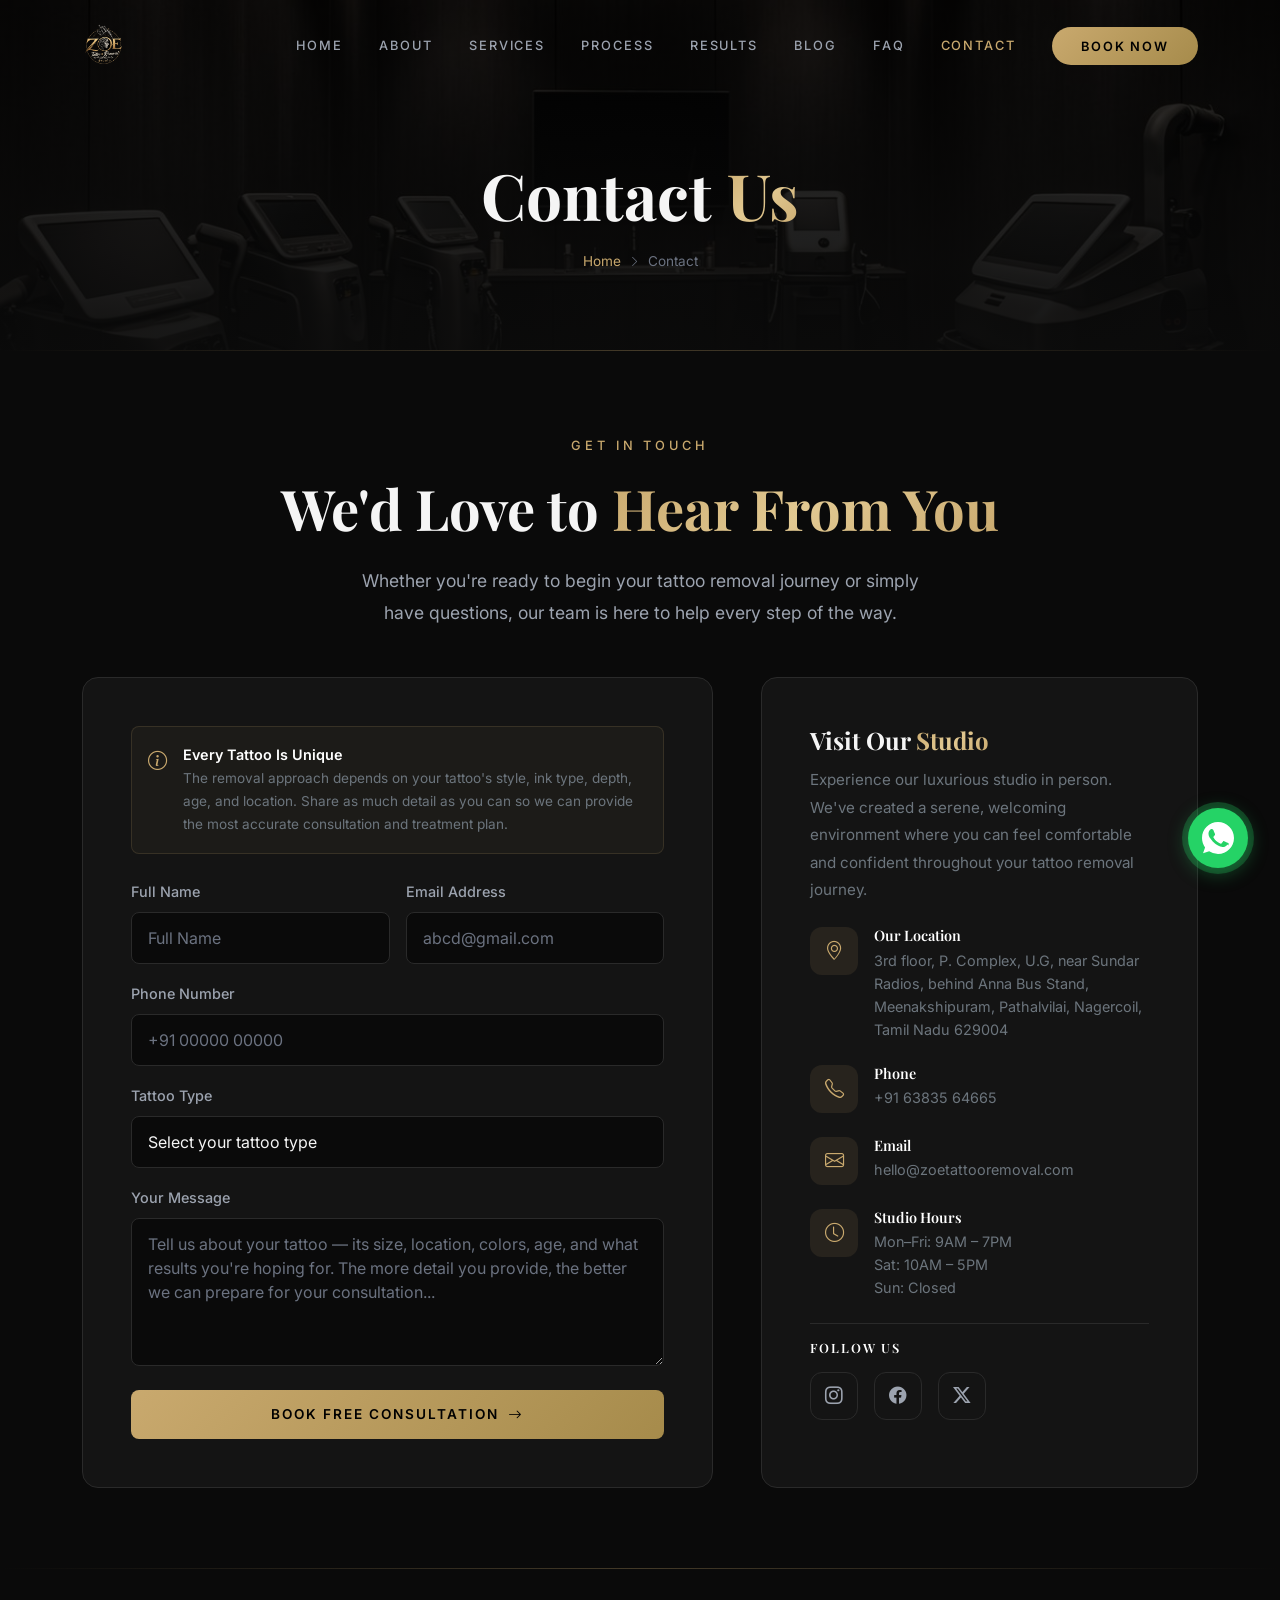
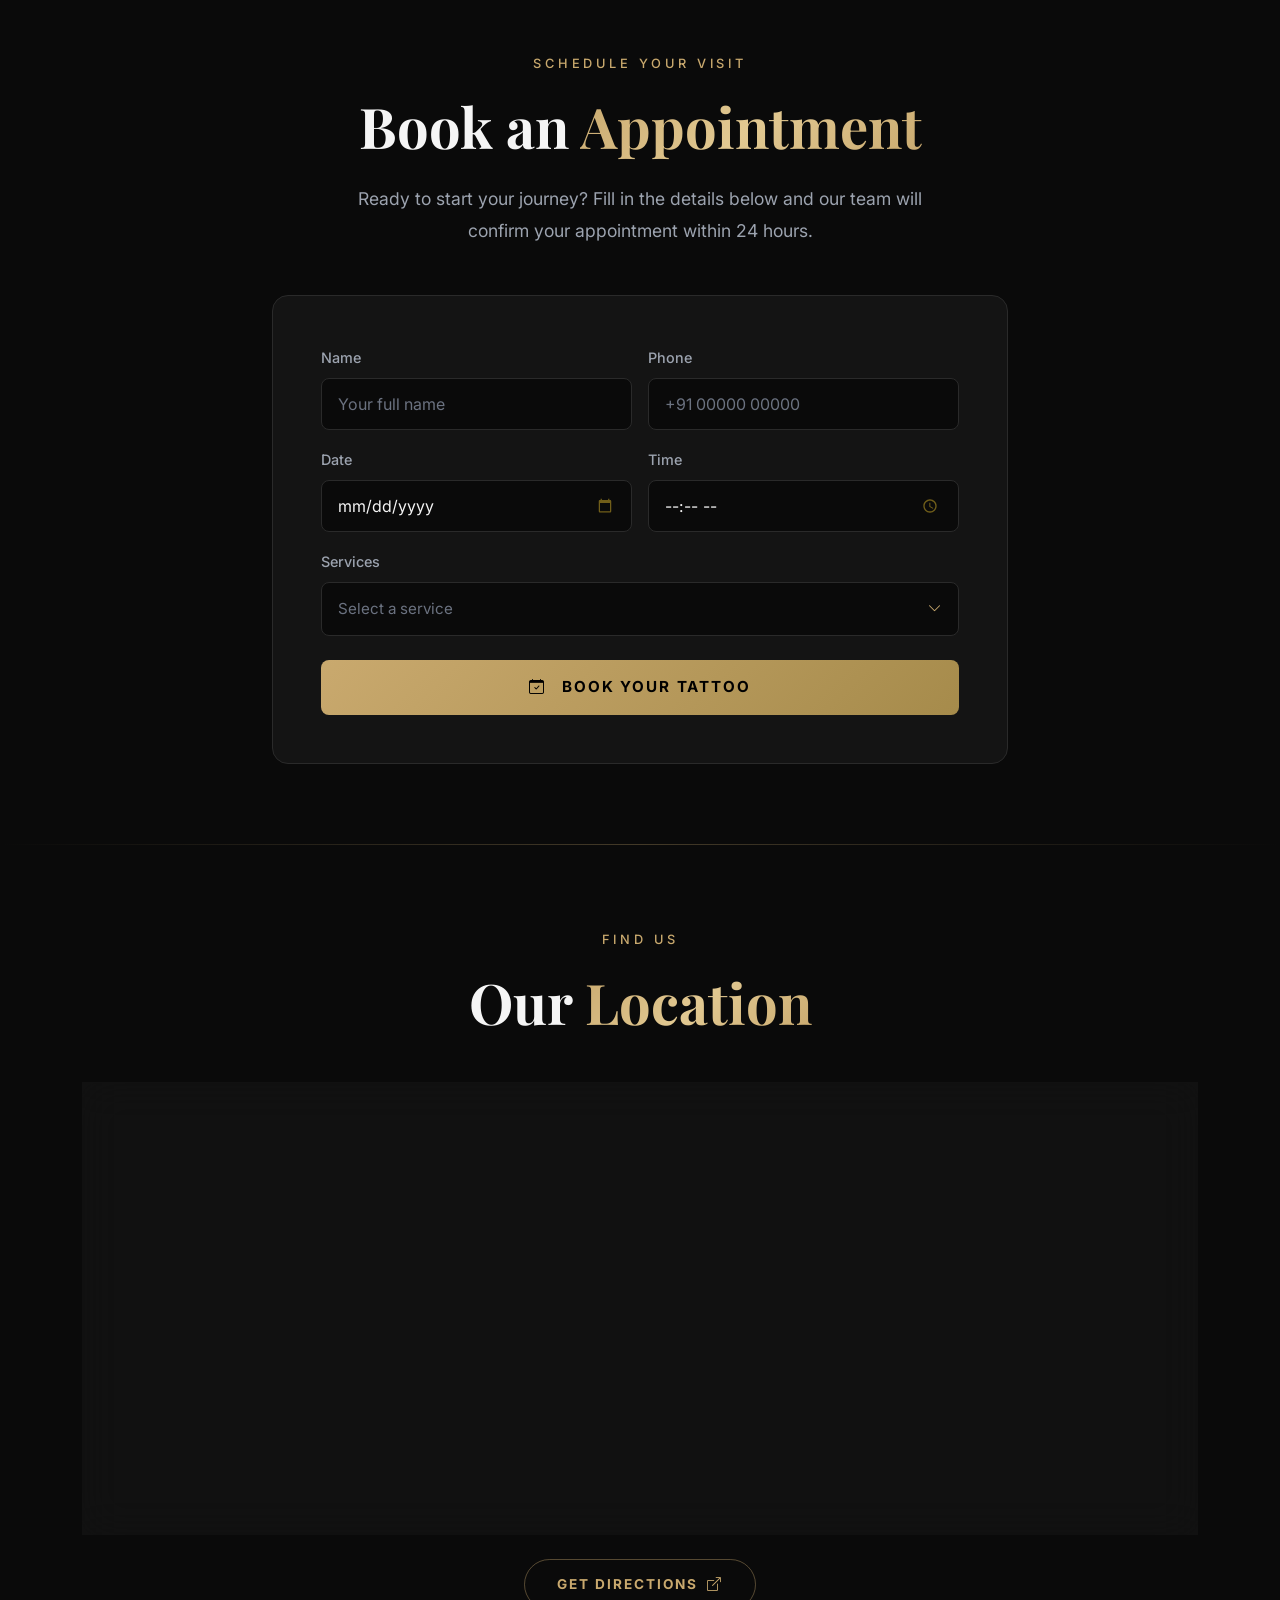
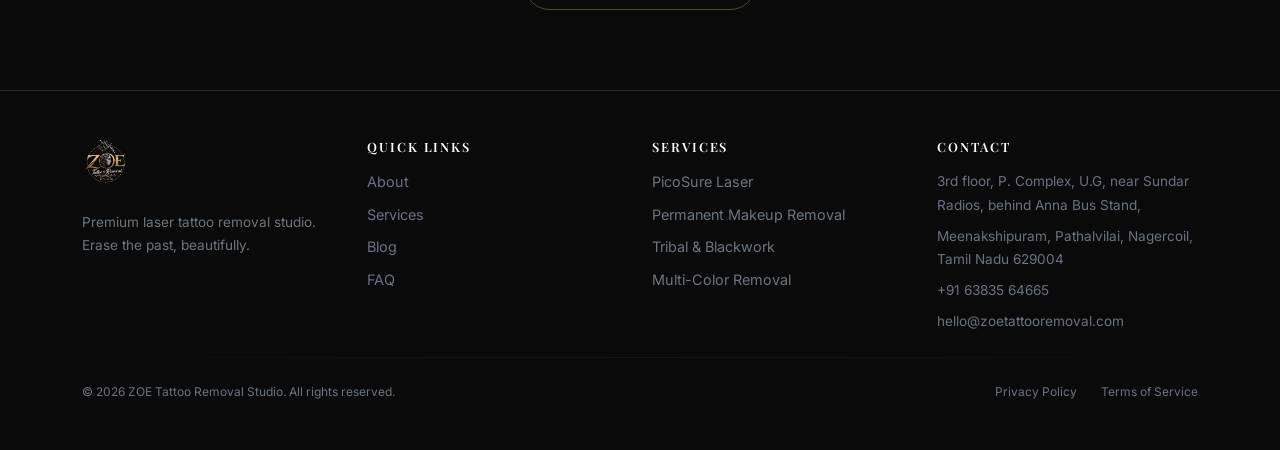
<file: contact.html>
<!DOCTYPE html>
<html lang="en">
<head>
  <meta charset="UTF-8">
  <meta name="viewport" content="width=device-width, initial-scale=1.0">
  <title>Contact Us | ZOE Tattoo Removal Studio</title>
  <meta name="description" content="Get in touch with ZOE Tattoo Removal Studio in Nagercoil, Tamil Nadu. Book your free consultation, visit our studio, or reach out via WhatsApp/phone.">
<meta name="keywords" content="contact ZOE Tattoo Studio, book tattoo appointment, laser tattoo removal consultation, tattoo studio Nagercoil address, tattoo removal booking, tattoo clinic phone WhatsApp, tattoo removal cost enquiry, visit tattoo studio Kanyakumari, tattoo shop near me">

  <!-- Favicon -->
<link rel="icon" type="image/png" href="/favicon.png">
<link rel="shortcut icon" type="image/png" href="/favicon.png">
<link rel="apple-touch-icon" href="/favicon.png">

  <!-- Google Fonts -->
  <link rel="preconnect" href="https://fonts.googleapis.com">
  <link rel="preconnect" href="https://fonts.gstatic.com" crossorigin>
  <link href="https://fonts.googleapis.com/css2?family=Inter:wght@300;400;500;600;700&family=Playfair+Display:wght@400;600;700;800&display=swap" rel="stylesheet">

  <!-- Bootstrap 5 CSS -->
  <link href="https://cdn.jsdelivr.net/npm/bootstrap@5.3.3/dist/css/bootstrap.min.css" rel="stylesheet">

  <!-- Bootstrap Icons -->
  <link href="https://cdn.jsdelivr.net/npm/bootstrap-icons@1.11.3/font/bootstrap-icons.min.css" rel="stylesheet">

  <!-- Custom CSS -->
  <link rel="stylesheet" href="css\style.css">
</head>
<body>

  <!-- ========== NAVBAR ========== -->
  <nav class="navbar navbar-expand-lg navbar-dark fixed-top navbar-zoe">
    <div class="container">
      <a class="navbar-brand" href="index.html">
        <img src="images\Zoe logo png.png" alt="ZOE Tattoo Removal Studio" class="brand-logo-img">
      </a>
      <button class="navbar-toggler" type="button" data-bs-toggle="collapse" data-bs-target="#navbarNav" aria-controls="navbarNav" aria-expanded="false" aria-label="Toggle navigation">
        <i class="bi bi-list"></i>
      </button>
      <div class="collapse navbar-collapse" id="navbarNav">
        <ul class="navbar-nav ms-auto align-items-center gap-1">
          <li class="nav-item"><a class="nav-link" href="index.html">Home</a></li>
          <li class="nav-item"><a class="nav-link" href="about.html">About</a></li>
          <li class="nav-item"><a class="nav-link" href="services.html">Services</a></li>
          <li class="nav-item"><a class="nav-link" href="process.html">Process</a></li>
          <li class="nav-item"><a class="nav-link" href="results.html">Results</a></li>
          <li class="nav-item"><a class="nav-link" href="blogs.html">Blog</a></li>
          <li class="nav-item"><a class="nav-link" href="faq.html">FAQ</a></li>
          <li class="nav-item"><a class="nav-link active" href="contact.html">Contact</a></li>
          <li class="nav-item ms-lg-3">
            <a class="btn btn-book" href="contact.html">Book Now</a>
          </li>
        </ul>
      </div>
    </div>
  </nav>

  <!-- ========== PAGE BANNER ========== -->
  <section class="page-banner">
    <div class="page-banner-bg"></div>
    <div class="page-banner-overlay"></div>
    <div class="page-banner-content">
      <h1 class="page-banner-title fade-in-up">Contact <span class="gold-gradient-text">Us</span></h1>
      <div class="page-banner-breadcrumb fade-in-up">
        <a href="index.html">Home</a>
        <span><i class="bi bi-chevron-right" style="font-size:0.7rem;"></i></span>
        <span>Contact</span>
      </div>
    </div>
  </section>

  <!-- ========== CONTACT SECTION ========== -->
  <hr class="section-divider">
  <section class="py-5" style="padding-top:5rem!important; padding-bottom:5rem!important;">
    <div class="container">
      <div class="text-center mb-5 fade-in-up">
        <span class="section-label">Get In Touch</span>
        <h2 class="section-title">We'd Love to <span class="gold-gradient-text">Hear From You</span></h2>
        <p class="section-subtitle">Whether you're ready to begin your tattoo removal journey or simply have questions, our team is here to help every step of the way.</p>
      </div>

      <div class="row g-4 g-lg-5">
        <!-- Contact Form -->
        <div class="col-lg-7 fade-in-up">
          <div class="contact-form-card">
            <div class="mb-4 p-3 rounded-3" style="background:rgba(201,169,110,0.05); border:1px solid rgba(201,169,110,0.15);">
              <div class="d-flex align-items-start gap-3">
                <i class="bi bi-info-circle text-gold" style="font-size:1.2rem; margin-top:2px;"></i>
                <div>
                  <div class="text-white fw-semibold" style="font-size:0.9rem;">Every Tattoo Is Unique</div>
                  <div class="text-secondary" style="font-size:0.85rem; line-height:1.7;">The removal approach depends on your tattoo's style, ink type, depth, age, and location. Share as much detail as you can so we can provide the most accurate consultation and treatment plan.</div>
                </div>
              </div>
            </div>
            <form id="contactForm">
              <div class="form-content">
                <div class="row g-3 mb-3">
                  <div class="col-md-6">
                    <label for="contactName" class="form-label-custom">Full Name</label>
                    <input type="text" class="form-control form-control-custom" id="contactName" placeholder="Full Name" required>
                  </div>
                  <div class="col-md-6">
                    <label for="contactEmail" class="form-label-custom">Email Address</label>
                    <input type="email" class="form-control form-control-custom" id="contactEmail" placeholder="abcd@gmail.com" required>
                  </div>
                </div>
                <div class="mb-3">
                  <label for="contactPhone" class="form-label-custom">Phone Number</label>
                  <input type="tel" class="form-control form-control-custom" id="contactPhone" placeholder="+91 00000 00000">
                </div>
                <div class="mb-3">
                  <label for="contactTattooType" class="form-label-custom">Tattoo Type</label>
                  <select class="form-control form-control-custom" id="contactTattooType">
                    <option value="" disabled selected>Select your tattoo type</option>
                    <option value="black-ink">Black Ink / Single Color</option>
                    <option value="multi-color">Multi-Color</option>
                    <option value="tribal-blackwork">Tribal / Blackwork</option>
                    <option value="cosmetic">Cosmetic / Permanent Makeup</option>
                    <option value="cover-up">Cover-Up Tattoo</option>
                    <option value="amateur">Amateur / Stick-and-Poke</option>
                    <option value="traumatic">Traumatic Tattoo</option>
                    <option value="other">Other / Not Sure</option>
                  </select>
                </div>
                <div class="mb-4">
                  <label for="contactMessage" class="form-label-custom">Your Message</label>
                  <textarea class="form-control form-control-custom" id="contactMessage" rows="5" placeholder="Tell us about your tattoo — its size, location, colors, age, and what results you're hoping for. The more detail you provide, the better we can prepare for your consultation..." required></textarea>
                </div>
                <button type="submit" class="btn btn-gold-solid w-100">
                  Book Free Consultation <i class="bi bi-arrow-right ms-1"></i>
                </button>
              </div>

              <div class="form-success" style="display:none;">
                <div class="form-success-icon">
                  <i class="bi bi-check-circle"></i>
                </div>
                <h3 class="mb-2" style="font-size:1.5rem;">Message Sent Successfully!</h3>
                <p class="text-secondary mb-0">Thank you for reaching out. Our team will get back to you within 24 hours to discuss your consultation.</p>
              </div>
            </form>
          </div>
        </div>

        <!-- Contact Information -->
        <div class="col-lg-5 fade-in-up">
          <div class="contact-form-card h-100">
            <h3 style="font-size:1.5rem; margin-bottom:0.75rem;">Visit Our <span class="gold-gradient-text">Studio</span></h3>
            <p class="text-secondary mb-4" style="font-size:0.95rem; line-height:1.8;">
              Experience our luxurious studio in person. We've created a serene, welcoming environment where you can feel comfortable and confident throughout your tattoo removal journey.
            </p>

            <!-- Location -->
            <div class="d-flex align-items-start gap-3 mb-4">
              <div class="contact-info-icon">
                <i class="bi bi-geo-alt" style="font-size:1.2rem;"></i>
              </div>
              <div>
                <h6 class="text-white fw-semibold mb-1" style="font-size:0.9rem;">Our Location</h6>
                <p class="text-secondary mb-0" style="font-size:0.9rem; line-height:1.6;">3rd floor, P. Complex, U.G, near Sundar Radios, behind Anna Bus Stand,<br>Meenakshipuram, Pathalvilai, Nagercoil, Tamil Nadu 629004</p>
              </div>
            </div>

            <!-- Phone -->
            <div class="d-flex align-items-start gap-3 mb-4">
              <div class="contact-info-icon">
                <i class="bi bi-telephone" style="font-size:1.2rem;"></i>
              </div>
              <div>
                <h6 class="text-white fw-semibold mb-1" style="font-size:0.9rem;">Phone</h6>
                <p class="text-secondary mb-0" style="font-size:0.9rem;">+91 63835 64665</p>
              </div>
            </div>

            <!-- Email -->
            <div class="d-flex align-items-start gap-3 mb-4">
              <div class="contact-info-icon">
                <i class="bi bi-envelope" style="font-size:1.2rem;"></i>
              </div>
              <div>
                <h6 class="text-white fw-semibold mb-1" style="font-size:0.9rem;">Email</h6>
                <p class="text-secondary mb-0" style="font-size:0.9rem;">hello@zoetattooremoval.com</p>
              </div>
            </div>

            <!-- Hours -->
            <div class="d-flex align-items-start gap-3 mb-4">
              <div class="contact-info-icon">
                <i class="bi bi-clock" style="font-size:1.2rem;"></i>
              </div>
              <div>
                <h6 class="text-white fw-semibold mb-1" style="font-size:0.9rem;">Studio Hours</h6>
                <p class="text-secondary mb-0" style="font-size:0.9rem; line-height:1.6;">Mon–Fri: 9AM – 7PM<br>Sat: 10AM – 5PM<br>Sun: Closed</p>
              </div>
            </div>

            <!-- Social Links -->
            <div class="mt-auto pt-3" style="border-top:1px solid var(--dark-border);">
              <h6 class="text-white fw-semibold mb-3" style="font-size:0.8rem; letter-spacing:0.15em; text-transform:uppercase;">Follow Us</h6>
              <div class="d-flex gap-3">
                <a href="https://www.instagram.com/zoe_tattoo_studio/" class="social-link" aria-label="Instagram"><i class="bi bi-instagram"></i></a>
                <a href="#" class="social-link" aria-label="Facebook"><i class="bi bi-facebook"></i></a>
                <a href="#" class="social-link" aria-label="Twitter"><i class="bi bi-twitter-x"></i></a>
              </div>
            </div>
          </div>
        </div>
      </div>
    </div>
  </section>

  <!-- ========== BOOK AN APPOINTMENT ========== -->
  <hr class="section-divider">
  <section class="py-5" style="padding-top:5rem!important; padding-bottom:5rem!important;">
    <div class="container">
      <div class="text-center mb-5 fade-in-up">
        <span class="section-label">Schedule Your Visit</span>
        <h2 class="section-title">Book an <span class="gold-gradient-text">Appointment</span></h2>
        <p class="section-subtitle">Ready to start your journey? Fill in the details below and our team will confirm your appointment within 24 hours.</p>
      </div>

      <div class="row justify-content-center fade-in-up">
        <div class="col-lg-8">
          <div class="contact-form-card">
            <form id="bookingForm">
              <div class="row g-3 mb-3">
                <div class="col-md-6">
                  <label for="bookName" class="form-label-custom">Name</label>
                  <input type="text" class="form-control form-control-custom" id="bookName" placeholder="Your full name" required>
                </div>
                <div class="col-md-6">
                  <label for="bookPhone" class="form-label-custom">Phone</label>
                  <input type="tel" class="form-control form-control-custom" id="bookPhone" placeholder="+91 00000 00000" required>
                </div>
              </div>
              <div class="row g-3 mb-3">
                <div class="col-md-6">
                  <label for="bookDate" class="form-label-custom">Date</label>
                  <input type="date" class="form-control form-control-custom" id="bookDate" required>
                </div>
                <div class="col-md-6">
                  <label for="bookTime" class="form-label-custom">Time</label>
                  <input type="time" class="form-control form-control-custom" id="bookTime" required>
                </div>
              </div>
              <div class="mb-4">
                <label class="form-label-custom">Services</label>
                <div class="custom-services-dropdown" id="servicesDropdown">
                  <div class="services-dropdown-header" id="servicesDropdownHeader">
                    <span class="services-dropdown-value" id="servicesDropdownValue">Select a service</span>
                    <i class="bi bi-chevron-down services-dropdown-arrow" id="servicesDropdownArrow"></i>
                  </div>
                  <div class="services-dropdown-list" id="servicesDropdownList">
                    <div class="services-dropdown-option" data-value="tattoo-removal">
                      <i class="bi bi-x-circle"></i>
                      <span>Tattoo Removal</span>
                    </div>
                    <div class="services-dropdown-option" data-value="tattoo">
                      <i class="bi bi-brush"></i>
                      <span>Tattoo</span>
                    </div>
                    <div class="services-dropdown-option" data-value="piercing">
                      <i class="bi bi-circle"></i>
                      <span>Piercing</span>
                    </div>
                    <div class="services-dropdown-option" data-value="scar-removal">
                      <i class="bi bi-bandaid"></i>
                      <span>Scar Removal</span>
                    </div>
                    <div class="services-dropdown-option" data-value="hydra-facial">
                      <i class="bi bi-droplet"></i>
                      <span>Hydra Facial</span>
                    </div>
                    <div class="services-dropdown-option" data-value="hollywood-facial">
                      <i class="bi bi-star"></i>
                      <span>Hollywood Facial</span>
                    </div>
                    <div class="services-dropdown-option" data-value="hair-removal">
                      <i class="bi bi-scissors"></i>
                      <span>Hair Removal</span>
                    </div>
                    <div class="services-dropdown-option" data-value="customized-tattoo">
                      <i class="bi bi-palette"></i>
                      <span>Customized Tattoo</span>
                    </div>
                    <div class="services-dropdown-option" data-value="coverups">
                      <i class="bi bi-arrow-repeat"></i>
                      <span>Coverup's</span>
                    </div>
                  </div>
                </div>
                <input type="hidden" id="bookService" name="service" required>
              </div>
              <button type="submit" class="btn btn-book-tattoo w-100">
                <i class="bi bi-calendar-check me-2"></i> Book Your Tattoo
              </button>

              <!-- Success State -->
              <div class="form-success" id="bookingSuccess" style="display:none;">
                <div class="form-success-icon">
                  <i class="bi bi-check-circle"></i>
                </div>
                <h3 class="mb-2" style="font-size:1.5rem;">Appointment Booked!</h3>
                <p class="text-secondary mb-0">Thank you for booking with ZOE Studio. We'll confirm your appointment via phone within a few hours.</p>
              </div>
            </form>
          </div>
        </div>
      </div>
    </div>
  </section>

  <!-- ========== MAP SECTION ========== -->
  <hr class="section-divider">
  <section class="py-5" style="padding-top:5rem!important; padding-bottom:5rem!important;">
    <div class="container">
      <div class="text-center mb-5 fade-in-up">
        <span class="section-label">Find Us</span>
        <h2 class="section-title">Our <span class="gold-gradient-text">Location</span></h2>
      </div>
      <div class="fade-in-up">
        <div class="glass" style="border-radius:1rem; overflow:hidden; border:1px solid var(--dark-border); padding:0; position:relative;">
          <iframe src="https://www.google.com/maps/embed?pb=!1m18!1m12!1m3!1d3949.2075113682863!2d77.43167477312309!3d8.181839505031366!2m3!1f0!2f0!3f0!3m2!1i1024!2i768!4f13.1!3m3!1m2!1s0x3b04f12477b1705d%3A0xcb11fd670f54f0e3!2sZoe%20tattoo%20studio%20%7C%20best%20female%20tattoo%20and%20tattoo%20removal%20in%20Nagercoil!5e0!3m2!1sen!2sin!4v1780671038838!5m2!1sen!2sin" width="100%" height="450" style="border:0; display:block; filter: grayscale(0.5) invert(0.9) contrast(1.2) hue-rotate(180deg);" allowfullscreen="" loading="lazy" referrerpolicy="no-referrer-when-downgrade"></iframe>
        </div>
        <div class="text-center mt-4">
          <a href="https://maps.google.com/?q=Zoe+tattoo+studio+Nagercoil" target="_blank" class="btn btn-outline-gold">
            Get Directions <i class="bi bi-box-arrow-up-right ms-1"></i>
          </a>
        </div>
      </div>
    </div>
  </section>

  <!-- ========== WHATSAPP FLOAT ========== -->
  <a href="https://wa.me/916383564665?text=Hi%20ZOE%20Studio!%20I'd%20like%20to%20learn%20more%20about%20tattoo%20removal." class="whatsapp-float" target="_blank" rel="noopener noreferrer" aria-label="Chat on WhatsApp">
    <svg viewBox="0 0 32 32" xmlns="http://www.w3.org/2000/svg"><path d="M16.004 0h-.008C7.174 0 0 7.176 0 16.004c0 3.5 1.132 6.744 3.054 9.378L1.054 31.29l6.118-1.962A15.9 15.9 0 0016.004 32C24.826 32 32 24.826 32 16.004 32 7.176 24.826 0 16.004 0zm9.31 22.606c-.39 1.1-1.932 2.014-3.17 2.282-.846.18-1.95.324-5.67-1.218-4.762-1.97-7.826-6.81-8.064-7.126-.23-.316-1.928-2.568-1.928-4.896s1.22-3.474 1.654-3.95c.39-.432.876-.576 1.164-.576.316 0 .632.004.908.016.308.014.722-.118 1.128.86.432 1.04 1.47 3.594 1.598 3.852.128.258.216.558.044.9-.168.348-.252.564-.504.87-.252.3-.53.674-.756.904-.252.252-.514.524-.22 1.026.292.504 1.302 2.146 2.794 3.474 1.92 1.71 3.542 2.242 4.054 2.498.508.258.806.216 1.1-.132.3-.348 1.27-1.48 1.608-1.988.336-.508.672-.424 1.132-.254.46.168 2.924 1.38 3.424 1.632.504.258.836.384.964.576.126.192.126 1.114-.264 2.216z"/></svg>
  </a>
  <div class="whatsapp-tooltip">Chat with us on WhatsApp</div>

  <!-- ========== FOOTER ========== -->
  <footer class="footer">
    <div class="container py-5">
      <div class="row g-4">
        <div class="col-lg-3 mb-3">
          <div class="d-flex align-items-center gap-3 mb-3">
            <img src="images\Zoe logo png.png" alt="ZOE Tattoo Removal Studio" class="footer-logo-img">
          </div>
          <p class="text-secondary" style="font-size:0.85rem; line-height:1.7;">Premium laser tattoo removal studio. Erase the past, beautifully.</p>
        </div>
        <div class="col-6 col-lg-3">
          <h6 class="text-white fw-semibold mb-3" style="font-size:0.8rem; letter-spacing:0.15em; text-transform:uppercase;">Quick Links</h6>
          <div class="d-flex flex-column gap-2">
            <a href="about.html">About</a>
            <a href="services.html">Services</a>
            <a href="blogs.html">Blog</a>
            <a href="faq.html">FAQ</a>
          </div>
        </div>
        <div class="col-6 col-lg-3">
          <h6 class="text-white fw-semibold mb-3" style="font-size:0.8rem; letter-spacing:0.15em; text-transform:uppercase;">Services</h6>
          <div class="d-flex flex-column gap-2">
            <span class="text-secondary" style="font-size:0.9rem;">PicoSure Laser</span>
            <span class="text-secondary" style="font-size:0.9rem;">Permanent Makeup Removal</span>
            <span class="text-secondary" style="font-size:0.9rem;">Tribal & Blackwork</span>
            <span class="text-secondary" style="font-size:0.9rem;">Multi-Color Removal</span>
          </div>
        </div>
        <div class="col-lg-3">
          <h6 class="text-white fw-semibold mb-3" style="font-size:0.8rem; letter-spacing:0.15em; text-transform:uppercase;">Contact</h6>
          <div class="d-flex flex-column gap-2" style="font-size:0.85rem; color:var(--text-muted);">
            <span>3rd floor, P. Complex, U.G, near Sundar Radios,  behind Anna Bus Stand, </span>
            <span>Meenakshipuram, Pathalvilai, Nagercoil, Tamil Nadu 629004</span>
            <span>+91 63835 64665</span>
            <span>hello@zoetattooremoval.com</span>
          </div>
        </div>
      </div>
      <hr class="footer-divider my-4">
      <div class="d-flex flex-column flex-sm-row justify-content-between align-items-center gap-3">
        <p class="text-secondary mb-0" style="font-size:0.75rem;">&copy; 2026 ZOE Tattoo Removal Studio. All rights reserved.</p>
        <div class="d-flex gap-4">
          <a href="#" style="font-size:0.75rem;">Privacy Policy</a>
          <a href="#" style="font-size:0.75rem;">Terms of Service</a>
        </div>
      </div>
    </div>
  </footer>

  <!-- Bootstrap 5 JS -->
  <script src="https://cdn.jsdelivr.net/npm/bootstrap@5.3.3/dist/js/bootstrap.bundle.min.js"></script>
  <!-- Custom JS -->
  <script src="js\main.js"></script>
</body>
</html>
</file>
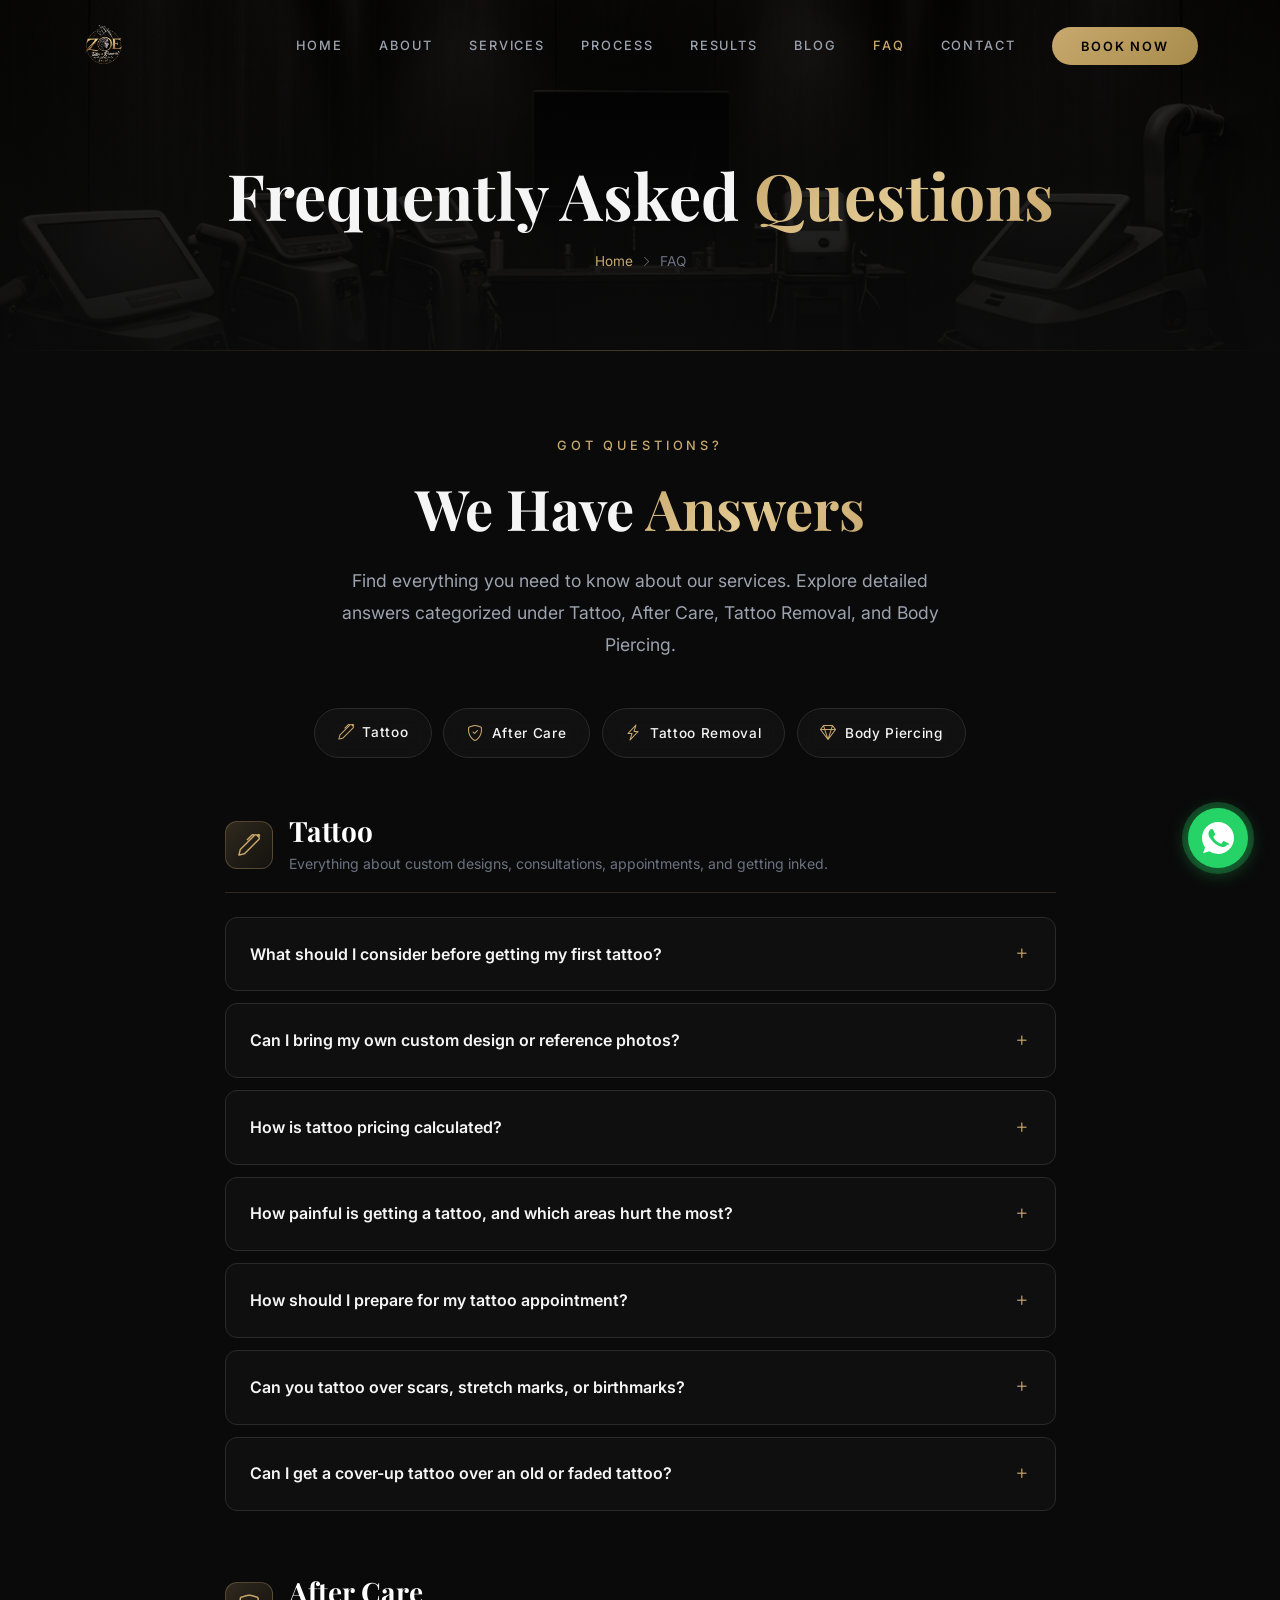
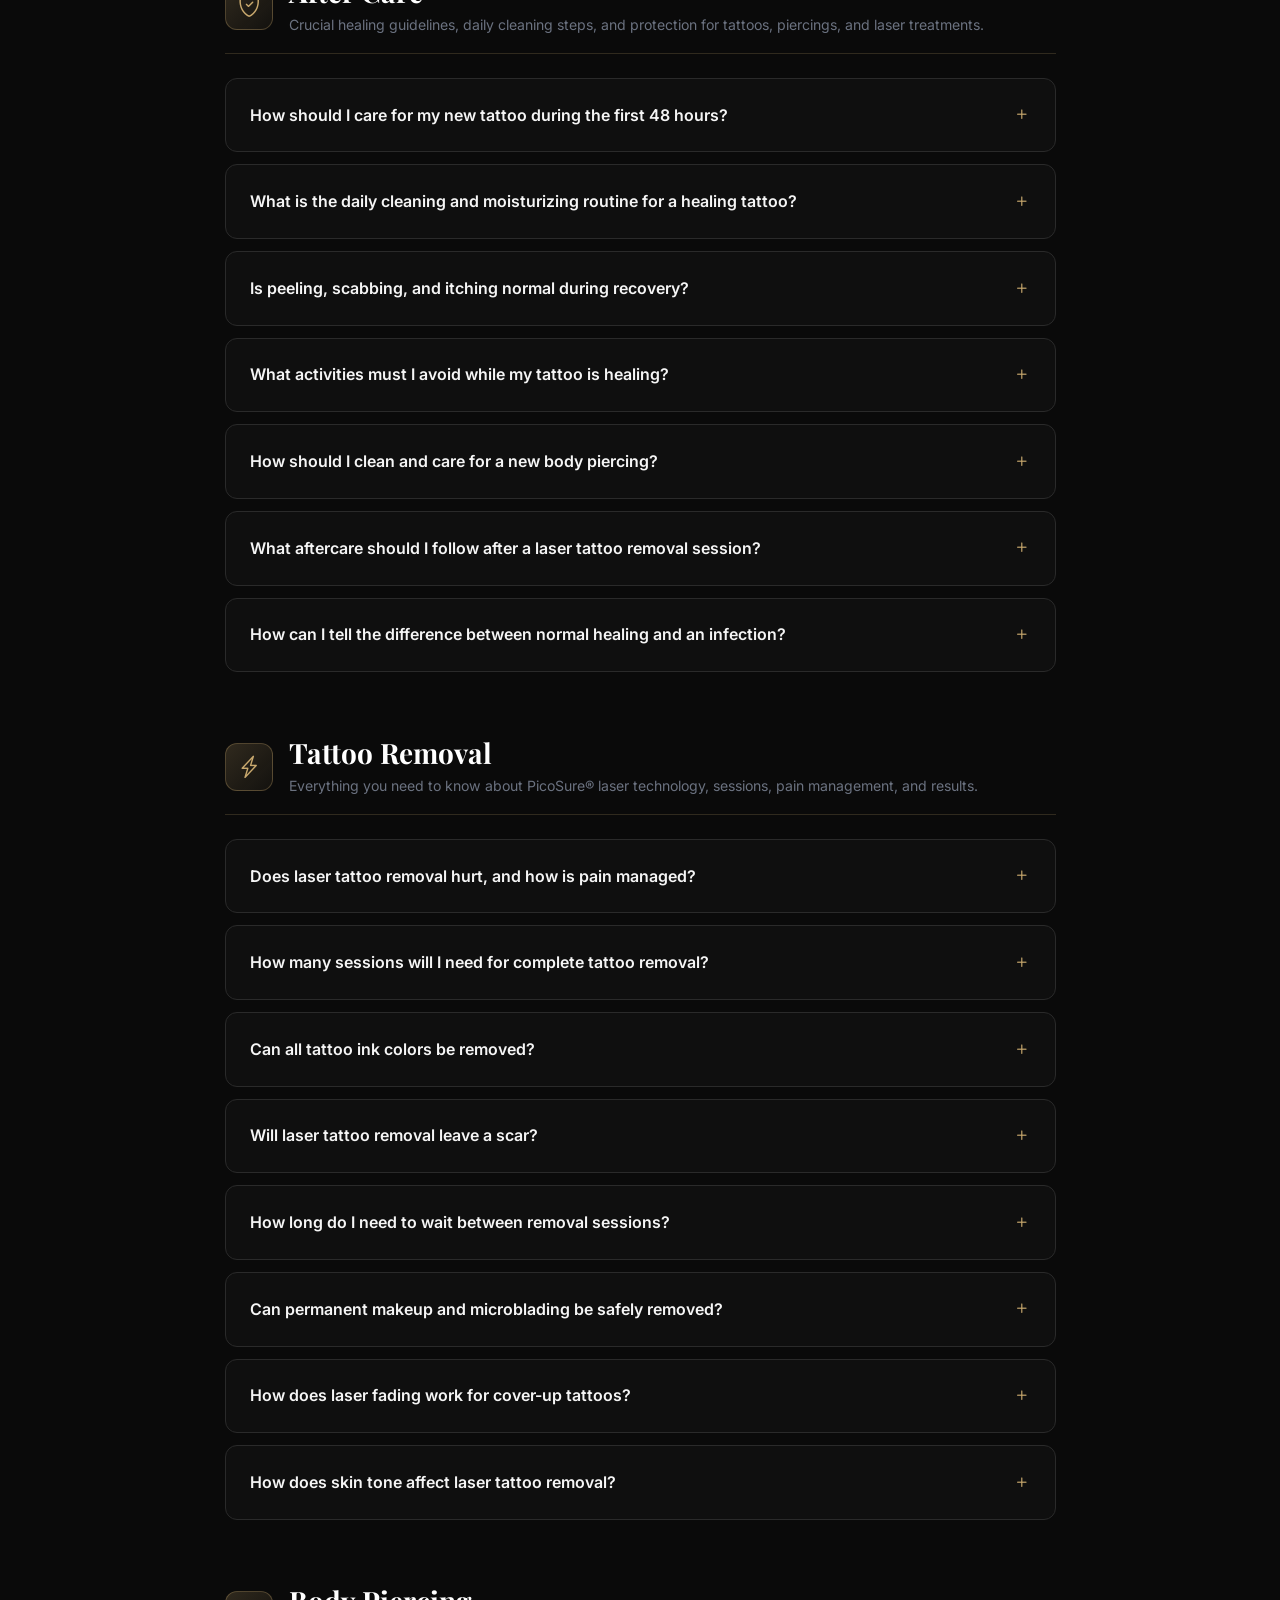
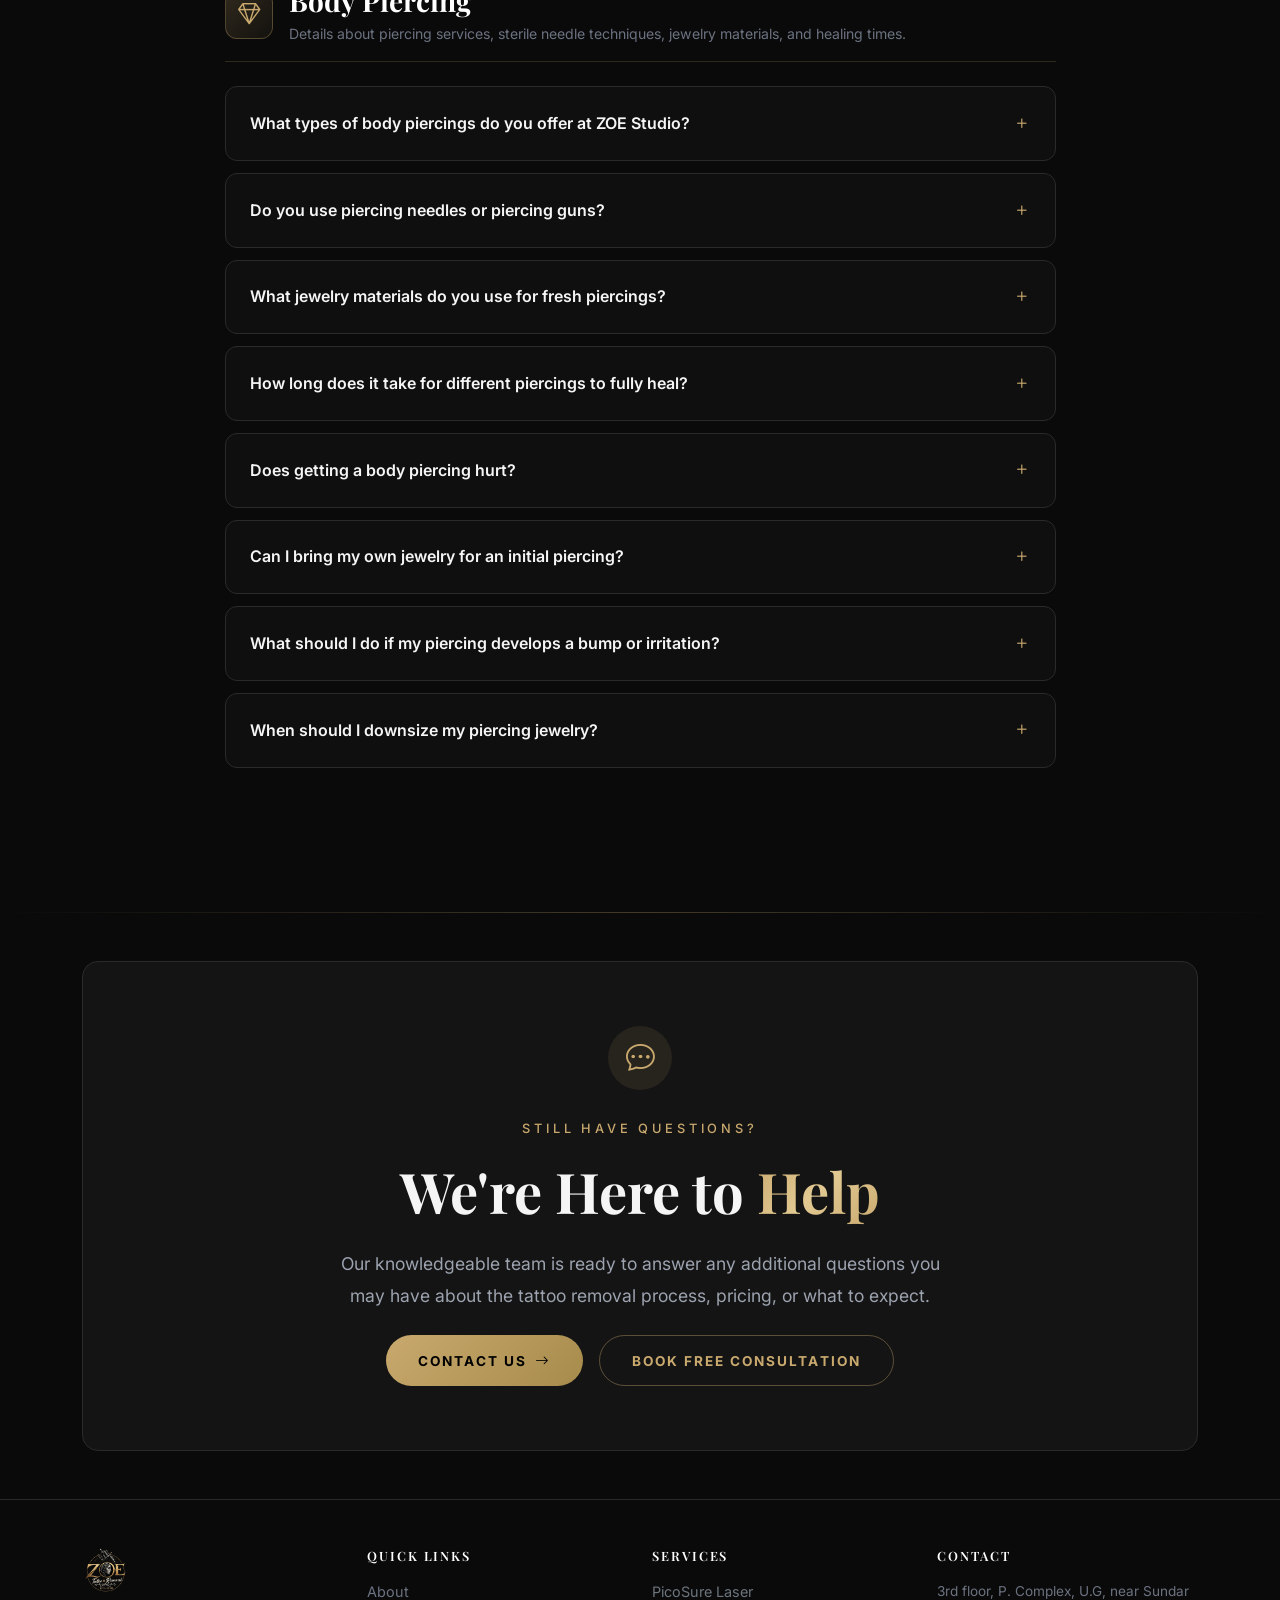
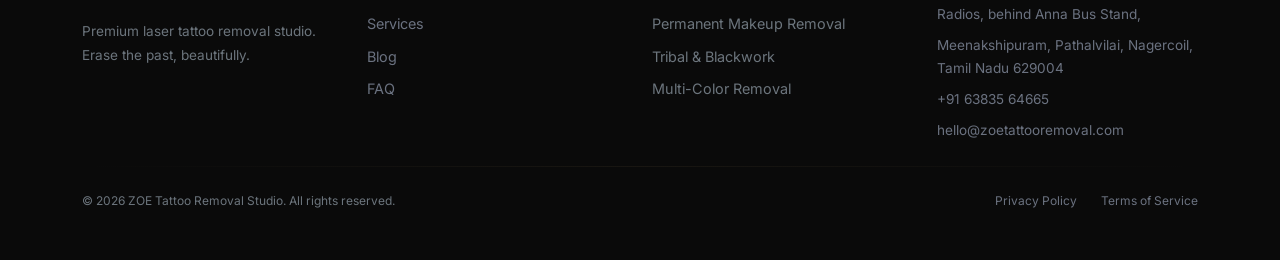
<file: faq.html>
<!DOCTYPE html>
<html lang="en">
<head>
  <meta charset="UTF-8">
  <meta name="viewport" content="width=device-width, initial-scale=1.0">
  <title>FAQ — Tattoo, After Care, Tattoo Removal & Body Piercing | ZOE Studio</title>
  <meta name="description" content="Explore frequently asked questions about custom tattoos, tattoo & piercing aftercare, laser tattoo removal, and professional body piercing at ZOE Studio.">
  <meta name="keywords" content="tattoo FAQ, tattoo aftercare FAQ, piercing aftercare, laser tattoo removal FAQ, body piercing FAQ, tattoo healing time, PicoSure laser removal, titanium jewelry piercing, tattoo cost Nagercoil, ZOE tattoo studio">

  <!-- Favicon -->
<link rel="icon" type="image/png" href="/favicon.png">
<link rel="shortcut icon" type="image/png" href="/favicon.png">
<link rel="apple-touch-icon" href="/favicon.png">

  <!-- Google Fonts -->
  <link rel="preconnect" href="https://fonts.googleapis.com">
  <link rel="preconnect" href="https://fonts.gstatic.com" crossorigin>
  <link href="https://fonts.googleapis.com/css2?family=Inter:wght@300;400;500;600;700&family=Playfair+Display:wght@400;600;700;800&display=swap" rel="stylesheet">

  <!-- Bootstrap 5 CSS -->
  <link href="https://cdn.jsdelivr.net/npm/bootstrap@5.3.3/dist/css/bootstrap.min.css" rel="stylesheet">

  <!-- Bootstrap Icons -->
  <link href="https://cdn.jsdelivr.net/npm/bootstrap-icons@1.11.3/font/bootstrap-icons.min.css" rel="stylesheet">

  <!-- Custom CSS -->
  <link rel="stylesheet" href="css/style.css">
</head>
<body>

  <!-- ========== NAVBAR ========== -->
  <nav class="navbar navbar-expand-lg navbar-dark fixed-top navbar-zoe">
    <div class="container">
      <a class="navbar-brand" href="index.html">
        <img src="images\Zoe logo png.png" alt="ZOE Tattoo Removal Studio" class="brand-logo-img">
      </a>
      <button class="navbar-toggler" type="button" data-bs-toggle="collapse" data-bs-target="#navbarNav" aria-controls="navbarNav" aria-expanded="false" aria-label="Toggle navigation">
        <i class="bi bi-list"></i>
      </button>
      <div class="collapse navbar-collapse" id="navbarNav">
        <ul class="navbar-nav ms-auto align-items-center gap-1">
          <li class="nav-item"><a class="nav-link" href="index.html">Home</a></li>
          <li class="nav-item"><a class="nav-link" href="about.html">About</a></li>
          <li class="nav-item"><a class="nav-link" href="services.html">Services</a></li>
          <li class="nav-item"><a class="nav-link" href="process.html">Process</a></li>
          <li class="nav-item"><a class="nav-link" href="results.html">Results</a></li>
          <li class="nav-item"><a class="nav-link" href="blogs.html">Blog</a></li>
          <li class="nav-item"><a class="nav-link active" href="faq.html">FAQ</a></li>
          <li class="nav-item"><a class="nav-link" href="contact.html">Contact</a></li>
          <li class="nav-item ms-lg-3">
            <a class="btn btn-book" href="contact.html">Book Now</a>
          </li>
        </ul>
      </div>
    </div>
  </nav>

  <!-- ========== PAGE BANNER ========== -->
  <section class="page-banner">
    <div class="page-banner-bg"></div>
    <div class="page-banner-overlay"></div>
    <div class="page-banner-content">
      <h1 class="page-banner-title fade-in-up">Frequently Asked <span class="gold-gradient-text">Questions</span></h1>
      <div class="page-banner-breadcrumb fade-in-up">
        <a href="index.html">Home</a>
        <span><i class="bi bi-chevron-right" style="font-size:0.7rem;"></i></span>
        <span>FAQ</span>
      </div>
    </div>
  </section>

  <!-- ========== FAQ SECTION ========== -->
  <hr class="section-divider">
  <section class="py-5" style="padding-top:5rem!important; padding-bottom:5rem!important;">
    <div class="container">
      <div class="text-center mb-5 fade-in-up">
        <span class="section-label">Got Questions?</span>
        <h2 class="section-title">We Have <span class="gold-gradient-text">Answers</span></h2>
        <p class="section-subtitle">Find everything you need to know about our services. Explore detailed answers categorized under Tattoo, After Care, Tattoo Removal, and Body Piercing.</p>
      </div>

      <!-- Quick Category Navigation -->
      <div class="faq-category-nav fade-in-up">
        <a href="#faq-tattoo" class="faq-category-pill">
          <i class="bi bi-pen"></i>
          <span>Tattoo</span>
        </a>
        <a href="#faq-aftercare" class="faq-category-pill">
          <i class="bi bi-shield-check"></i>
          <span>After Care</span>
        </a>
        <a href="#faq-tattoo-removal" class="faq-category-pill">
          <i class="bi bi-lightning-charge"></i>
          <span>Tattoo Removal</span>
        </a>
        <a href="#faq-body-piercing" class="faq-category-pill">
          <i class="bi bi-gem"></i>
          <span>Body Piercing</span>
        </a>
      </div>

      <div class="row justify-content-center">
        <div class="col-lg-9">

          <!-- ==========================================
               CATEGORY 1: TATTOO
               ========================================== -->
          <div id="faq-tattoo" class="faq-category-block fade-in-up">
            <div class="faq-category-header">
              <div class="faq-category-icon-wrap">
                <i class="bi bi-pen"></i>
              </div>
              <div class="faq-category-header-text">
                <h3>Tattoo</h3>
                <p>Everything about custom designs, consultations, appointments, and getting inked.</p>
              </div>
            </div>

            <!-- Tattoo FAQ 1 -->
            <div class="faq-item">
              <button class="faq-question">
                What should I consider before getting my first tattoo?
                <i class="bi bi-plus faq-icon"></i>
              </button>
              <div class="faq-answer">
                <p>Before getting your first tattoo, take time to consider your preferred art style (fine-line, realism, traditional, tribal, or blackwork), the placement on your body, size, and long-term significance. We encourage booking a consultation with our resident artists to discuss your ideas, skin tone compatibility, and how the tattoo will naturally age and flow with your body anatomy.</p>
              </div>
            </div>

            <!-- Tattoo FAQ 2 -->
            <div class="faq-item">
              <button class="faq-question">
                Can I bring my own custom design or reference photos?
                <i class="bi bi-plus faq-icon"></i>
              </button>
              <div class="faq-answer">
                <p>Yes, absolutely! You are welcome to bring sketches, reference images, Pinterest boards, or personal concepts. Our artists will collaborate directly with you to refine, resize, and custom-tailor the design so it fits your aesthetic and anatomical placement perfectly.</p>
              </div>
            </div>

            <!-- Tattoo FAQ 3 -->
            <div class="faq-item">
              <button class="faq-question">
                How is tattoo pricing calculated?
                <i class="bi bi-plus faq-icon"></i>
              </button>
              <div class="faq-answer">
                <p>Tattoo pricing depends on several factors: design complexity, size, placement on the body, color requirements, and the estimated time needed to complete the piece. Smaller flash pieces and minimal fine-line tattoos have fixed upfront rates, while extensive multi-session custom work (like full sleeves or large back pieces) is billed at an hourly rate or project package. We provide clear, transparent quotes during your consultation.</p>
              </div>
            </div>

            <!-- Tattoo FAQ 4 -->
            <div class="faq-item">
              <button class="faq-question">
                How painful is getting a tattoo, and which areas hurt the most?
                <i class="bi bi-plus faq-icon"></i>
              </button>
              <div class="faq-answer">
                <p>Pain varies from person to person. Generally, areas with thicker skin, muscle, and fat (such as outer arms, forearms, shoulders, and outer thighs) cause milder discomfort. Sensitive zones with thin skin or dense nerve endings over bone (such as ribs, spine, collarbone, fingers, inner wrist, ankles, and neck) are more intense. Our artists maintain a gentle touch, offer comfort breaks, and ensure you feel relaxed throughout your session.</p>
              </div>
            </div>

            <!-- Tattoo FAQ 5 -->
            <div class="faq-item">
              <button class="faq-question">
                How should I prepare for my tattoo appointment?
                <i class="bi bi-plus faq-icon"></i>
              </button>
              <div class="faq-answer">
                <p>To ensure the smoothest session and best ink retention:</p>
                <ul>
                  <li>Get a good night’s sleep before your session.</li>
                  <li>Eat a substantial meal 1–2 hours prior and stay well-hydrated to keep blood sugar stable.</li>
                  <li>Avoid alcohol, blood thinners, and aspirin for at least 24 hours before your appointment.</li>
                  <li>Wear loose, comfortable clothing that gives easy access to the tattoo placement area.</li>
                  <li>Avoid heavy sun exposure or tanning on the area leading up to your date.</li>
                </ul>
              </div>
            </div>

            <!-- Tattoo FAQ 6 -->
            <div class="faq-item">
              <button class="faq-question">
                Can you tattoo over scars, stretch marks, or birthmarks?
                <i class="bi bi-plus faq-icon"></i>
              </button>
              <div class="faq-answer">
                <p>Yes, experienced artists can successfully camouflage or incorporate scars and stretch marks. The scar tissue must be fully healed and mature (typically at least 1 to 2 years old, flat, and pale). During your initial consultation, we inspect the skin texture to ensure the area will safely hold pigment. For health and medical safety, we do not tattoo over raised moles or active dermatological conditions.</p>
              </div>
            </div>

            <!-- Tattoo FAQ 7 -->
            <div class="faq-item">
              <button class="faq-question">
                Can I get a cover-up tattoo over an old or faded tattoo?
                <i class="bi bi-plus faq-icon"></i>
              </button>
              <div class="faq-answer">
                <p>Yes! We specialize in custom cover-up design. Depending on how dark and saturated the existing tattoo is, we can either design a strategic new piece directly over it, or perform a few laser fading sessions first. Lightening heavy black ink opens up unlimited creative possibilities for vibrant colors and intricate new artwork.</p>
              </div>
            </div>
          </div>


          <!-- ==========================================
               CATEGORY 2: AFTER CARE
               ========================================== -->
          <div id="faq-aftercare" class="faq-category-block fade-in-up">
            <div class="faq-category-header">
              <div class="faq-category-icon-wrap">
                <i class="bi bi-shield-check"></i>
              </div>
              <div class="faq-category-header-text">
                <h3>After Care</h3>
                <p>Crucial healing guidelines, daily cleaning steps, and protection for tattoos, piercings, and laser treatments.</p>
              </div>
            </div>

            <!-- After Care FAQ 1 -->
            <div class="faq-item">
              <button class="faq-question">
                How should I care for my new tattoo during the first 48 hours?
                <i class="bi bi-plus faq-icon"></i>
              </button>
              <div class="faq-answer">
                <p>If your artist applied a protective medical adhesive film (like Saniderm or Dermalize), leave it on for 3 to 5 days as directed. If wrapped in traditional cling film, remove it after 2 to 4 hours. Gently wash the tattoo with lukewarm water and a mild, fragrance-free antibacterial liquid soap using clean hands. Gently pat dry with a clean paper towel—never rub. Allow it to air-dry for 10 minutes before applying a very thin layer of recommended aftercare ointment.</p>
              </div>
            </div>

            <!-- After Care FAQ 2 -->
            <div class="faq-item">
              <button class="faq-question">
                What is the daily cleaning and moisturizing routine for a healing tattoo?
                <i class="bi bi-plus faq-icon"></i>
              </button>
              <div class="faq-answer">
                <p>For the first 2 to 3 weeks:</p>
                <ul>
                  <li><strong>Wash:</strong> Clean the tattoo 2 to 3 times daily with mild antibacterial fragrance-free soap.</li>
                  <li><strong>Dry:</strong> Gently pat dry with clean disposable paper towels.</li>
                  <li><strong>Moisturize:</strong> Apply a tiny, breathable layer of tattoo aftercare balm or unscented lotion (e.g., Aquaphor, Hustle Butter, or Lubriderm). Avoid heavy smothered layers, as the skin needs air to heal.</li>
                  <li><strong>Maintain:</strong> Continue daily moisturizing for 3 to 4 weeks until the skin feels smooth and completely renewed.</li>
                </ul>
              </div>
            </div>

            <!-- After Care FAQ 3 -->
            <div class="faq-item">
              <button class="faq-question">
                Is peeling, scabbing, and itching normal during recovery?
                <i class="bi bi-plus faq-icon"></i>
              </button>
              <div class="faq-answer">
                <p>Yes, completely normal! Around day 4 to 7, the top layer of skin will begin to peel and flake like a mild sunburn, which can cause itching. <strong>Do not scratch, pick, or peel</strong> the flakes or scabs, as doing so can pull ink out of the dermis and cause light spots or scarring. Lightly pat the area or apply a dab of lotion to soothe irritation.</p>
              </div>
            </div>

            <!-- After Care FAQ 4 -->
            <div class="faq-item">
              <button class="faq-question">
                What activities must I avoid while my tattoo is healing?
                <i class="bi bi-plus faq-icon"></i>
              </button>
              <div class="faq-answer">
                <p>To avoid infection and pigment loss during the 3–4 week healing window:</p>
                <ul>
                  <li><strong>No soaking:</strong> Do not submerge the tattoo in swimming pools, hot tubs, baths, lakes, or the ocean. Quick showers are fine.</li>
                  <li><strong>No sun exposure:</strong> Keep the healing skin out of direct sunlight and tanning beds. Apply SPF 50+ only after it has fully healed.</li>
                  <li><strong>Avoid friction:</strong> Do not wear tight or restrictive clothing that rubs against the fresh tattoo.</li>
                  <li><strong>Limit intense workouts:</strong> Avoid heavy gym sessions, stretching the area, or excessive sweating for the first 3 to 5 days.</li>
                </ul>
              </div>
            </div>

            <!-- After Care FAQ 5 -->
            <div class="faq-item">
              <button class="faq-question">
                How should I clean and care for a new body piercing?
                <i class="bi bi-plus faq-icon"></i>
              </button>
              <div class="faq-answer">
                <p>Clean your piercing twice daily using a sterile 0.9% saline wound wash spray (such as NeilMed). Spray directly on the front and back of the piercing, then gently pat dry with disposable sterile gauze or a paper towel. <strong>Never twist, turn, or push the jewelry.</strong> Avoid rubbing alcohol, hydrogen peroxide, Dettol, tea tree oil, or heavy ointments, which severely dry out and damage healing tissue.</p>
              </div>
            </div>

            <!-- After Care FAQ 6 -->
            <div class="faq-item">
              <button class="faq-question">
                What aftercare should I follow after a laser tattoo removal session?
                <i class="bi bi-plus faq-icon"></i>
              </button>
              <div class="faq-answer">
                <p>Following laser treatment, keep the treated area clean, dry, and protected for the first 48 hours. Apply a thin layer of soothing post-laser ointment (or pure aloe) and a sterile dressing if needed. Cool ice compresses wrapped in a clean cloth can help alleviate swelling and heat. Never pop or pick blisters or crusts. Protect the treated area with broad-spectrum SPF 50+ sunscreen once healed.</p>
              </div>
            </div>

            <!-- After Care FAQ 7 -->
            <div class="faq-item">
              <button class="faq-question">
                How can I tell the difference between normal healing and an infection?
                <i class="bi bi-plus faq-icon"></i>
              </button>
              <div class="faq-answer">
                <p>Normal healing includes mild redness, localized swelling, warmness, tenderness, and slight clear or pale lymph discharge in the first few days. Signs of an infection include expanding bright redness, intense throbbing pain that worsens after day 3, thick yellow/green foul-smelling pus, red streaks spreading from the site, or a fever. If you suspect an infection, reach out to us and consult a physician promptly.</p>
              </div>
            </div>
          </div>


          <!-- ==========================================
               CATEGORY 3: TATTOO REMOVAL
               ========================================== -->
          <div id="faq-tattoo-removal" class="faq-category-block fade-in-up">
            <div class="faq-category-header">
              <div class="faq-category-icon-wrap">
                <i class="bi bi-lightning-charge"></i>
              </div>
              <div class="faq-category-header-text">
                <h3>Tattoo Removal</h3>
                <p>Everything you need to know about PicoSure® laser technology, sessions, pain management, and results.</p>
              </div>
            </div>

            <!-- Removal FAQ 1 -->
            <div class="faq-item">
              <button class="faq-question">
                Does laser tattoo removal hurt, and how is pain managed?
                <i class="bi bi-plus faq-icon"></i>
              </button>
              <div class="faq-answer">
                <p>Most clients compare the feeling of laser tattoo removal to a rubber band snapping against the skin. At ZOE Studio, we utilize state-of-the-art continuous skin cryo-chilling systems throughout your treatment and provide topical numbing cream options to ensure your session is as comfortable and manageable as possible.</p>
              </div>
            </div>

            <!-- Removal FAQ 2 -->
            <div class="faq-item">
              <button class="faq-question">
                How many sessions will I need for complete tattoo removal?
                <i class="bi bi-plus faq-icon"></i>
              </button>
              <div class="faq-answer">
                <p>On average, most tattoos require between 5 to 10 sessions for complete clearance. The exact number depends on the tattoo's size, ink density, ink depth, pigment colors, tattoo age, and your body's metabolic rate. During your free consultation, our certified laser specialists provide a realistic, customized session estimate tailored to your tattoo.</p>
              </div>
            </div>

            <!-- Removal FAQ 3 -->
            <div class="faq-item">
              <button class="faq-question">
                Can all tattoo ink colors be removed?
                <i class="bi bi-plus faq-icon"></i>
              </button>
              <div class="faq-answer">
                <p>Yes. Black and dark blue pigments respond fastest because they absorb laser energy across all wavelengths. Challenging colors like greens, vibrant blues, reds, and yellows require specialized wavelengths. Our advanced PicoSure® and dual picosecond/nanosecond systems deliver targeted pulses that break down even the most stubborn multi-colored pigments effectively.</p>
              </div>
            </div>

            <!-- Removal FAQ 4 -->
            <div class="faq-item">
              <button class="faq-question">
                Will laser tattoo removal leave a scar?
                <i class="bi bi-plus faq-icon"></i>
              </button>
              <div class="faq-answer">
                <p>When performed by certified professionals with modern picosecond laser technology, the risk of scarring is under 1%. Picosecond lasers shatter ink particles using acoustic pressure waves rather than excessive thermal heat, protecting surrounding tissue and preserving the natural texture of your skin.</p>
              </div>
            </div>

            <!-- Removal FAQ 5 -->
            <div class="faq-item">
              <button class="faq-question">
                How long do I need to wait between removal sessions?
                <i class="bi bi-plus faq-icon"></i>
              </button>
              <div class="faq-answer">
                <p>We recommend waiting 6 to 8 weeks between laser sessions. The laser fractures ink into microscopic dust, but your body's immune and lymphatic systems need time to naturally filter and flush those particles away. Adequate spacing prevents skin irritation and yields maximum ink clearance per treatment.</p>
              </div>
            </div>

            <!-- Removal FAQ 6 -->
            <div class="faq-item">
              <button class="faq-question">
                Can permanent makeup and microblading be safely removed?
                <i class="bi bi-plus faq-icon"></i>
              </button>
              <div class="faq-answer">
                <p>Yes, cosmetic tattoos (including eyebrow microblading, lip blush, and eyeliner) can be safely removed or lightened. Because cosmetic pigments often contain iron oxide formulations that can briefly oxidize during laser exposure, we perform a test patch and utilize specialized low-fluence settings tailored for delicate facial skin.</p>
              </div>
            </div>

            <!-- Removal FAQ 7 -->
            <div class="faq-item">
              <button class="faq-question">
                How does laser fading work for cover-up tattoos?
                <i class="bi bi-plus faq-icon"></i>
              </button>
              <div class="faq-answer">
                <p>Laser cover-up fading only requires 2 to 4 sessions to significantly lighten dark, heavy ink rather than achieving 100% removal. This creates a soft, neutral canvas that allows your tattoo artist to design a vibrant, intricate new tattoo without having to use dense black shapes or dark colors to hide the old piece.</p>
              </div>
            </div>

            <!-- Removal FAQ 8 -->
            <div class="faq-item">
              <button class="faq-question">
                How does skin tone affect laser tattoo removal?
                <i class="bi bi-plus faq-icon"></i>
              </button>
              <div class="faq-answer">
                <p>We treat all skin tones and Fitzpatrick types safely. For melanin-rich skin, we utilize longer wavelengths (such as 1064nm Nd:YAG) which bypass surface epidermal melanin and specifically target deep ink deposits. This eliminates the risk of hyperpigmentation or hypopigmentation (light spots).</p>
              </div>
            </div>
          </div>


          <!-- ==========================================
               CATEGORY 4: BODY PIERCING
               ========================================== -->
          <div id="faq-body-piercing" class="faq-category-block fade-in-up">
            <div class="faq-category-header">
              <div class="faq-category-icon-wrap">
                <i class="bi bi-gem"></i>
              </div>
              <div class="faq-category-header-text">
                <h3>Body Piercing</h3>
                <p>Details about piercing services, sterile needle techniques, jewelry materials, and healing times.</p>
              </div>
            </div>

            <!-- Piercing FAQ 1 -->
            <div class="faq-item">
              <button class="faq-question">
                What types of body piercings do you offer at ZOE Studio?
                <i class="bi bi-plus faq-icon"></i>
              </button>
              <div class="faq-answer">
                <p>We provide a comprehensive selection of professional body piercings:</p>
                <ul>
                  <li><strong>Ear Piercings:</strong> Standard &amp; upper lobe, helix, forward helix, tragus, anti-tragus, conch, daith, rook, snug, and industrial.</li>
                  <li><strong>Facial &amp; Nose:</strong> Nostril, high nostril, septum, bridge, and eyebrow.</li>
                  <li><strong>Oral &amp; Lip:</strong> Medusa (philtrum), Monroe, labret, vertical labret, snake bites, and tongue.</li>
                  <li><strong>Body &amp; Surface:</strong> Navel (belly button), nipple piercings, and microdermal anchors.</li>
                </ul>
              </div>
            </div>

            <!-- Piercing FAQ 2 -->
            <div class="faq-item">
              <button class="faq-question">
                Do you use piercing needles or piercing guns?
                <i class="bi bi-plus faq-icon"></i>
              </button>
              <div class="faq-answer">
                <p>We <strong>strictly use 100% single-use, sterile, surgical-grade hollow piercing needles</strong>—we NEVER use piercing guns. Needles slice cleanly through tissue with precision and minimal trauma, promoting fast, comfortable healing. Piercing guns force blunt jewelry through skin, can shatter cartilage, and cannot be properly autoclave-sterilized.</p>
              </div>
            </div>

            <!-- Piercing FAQ 3 -->
            <div class="faq-item">
              <button class="faq-question">
                What jewelry materials do you use for fresh piercings?
                <i class="bi bi-plus faq-icon"></i>
              </button>
              <div class="faq-answer">
                <p>We exclusively pierce with certified <strong>Implant-Grade Titanium (ASTM F-136)</strong>, 14k/18k solid gold, and implant-grade surgical steel. Implant-grade titanium is 100% hypoallergenic, nickel-free, lightweight, and completely biocompatible—making it the gold standard for quick healing and zero allergic reactions.</p>
              </div>
            </div>

            <!-- Piercing FAQ 4 -->
            <div class="faq-item">
              <button class="faq-question">
                How long does it take for different piercings to fully heal?
                <i class="bi bi-plus faq-icon"></i>
              </button>
              <div class="faq-answer">
                <p>Healing timelines depend on blood circulation and cartilage density:</p>
                <ul>
                  <li><strong>Earlobes:</strong> 6 to 8 weeks</li>
                  <li><strong>Ear Cartilage (Helix, Tragus, Conch, Daith):</strong> 6 to 12 months</li>
                  <li><strong>Septum:</strong> 2 to 3 months</li>
                  <li><strong>Nostril:</strong> 4 to 6 months</li>
                  <li><strong>Navel (Belly Button):</strong> 6 to 9 months</li>
                  <li><strong>Lip / Tongue:</strong> 6 to 8 weeks</li>
                </ul>
              </div>
            </div>

            <!-- Piercing FAQ 5 -->
            <div class="faq-item">
              <button class="faq-question">
                Does getting a body piercing hurt?
                <i class="bi bi-plus faq-icon"></i>
              </button>
              <div class="faq-answer">
                <p>The sensation is very brief—usually lasting just a couple of seconds. Most clients describe it as a quick pinch and localized pressure. Earlobe and septum piercings are minimal in pain, while cartilage or dense tissue may feel slightly sharper. Our professional piercers use steady breathing techniques to make your experience swift, smooth, and relaxing.</p>
              </div>
            </div>

            <!-- Piercing FAQ 6 -->
            <div class="faq-item">
              <button class="faq-question">
                Can I bring my own jewelry for an initial piercing?
                <i class="bi bi-plus faq-icon"></i>
              </button>
              <div class="faq-answer">
                <p>For health, safety, and hygiene standards, all initial piercings must be performed using our in-studio, pre-sterilized, implant-grade titanium jewelry with appropriate post length to accommodate swelling. Once your piercing is fully healed, you are welcome to bring in your own jewelry, and our piercers will happily assist you with safe insertion.</p>
              </div>
            </div>

            <!-- Piercing FAQ 7 -->
            <div class="faq-item">
              <button class="faq-question">
                What should I do if my piercing develops a bump or irritation?
                <i class="bi bi-plus faq-icon"></i>
              </button>
              <div class="faq-answer">
                <p>Piercing bumps are almost always irritation bumps caused by accidental friction, sleeping on the piercing, touching/twisting jewelry, or using improper cleaning solutions. Continue spraying with sterile saline twice daily, keep the area dry, and avoid sleeping on that side. If the bump persists, visit our studio for a free jewelry assessment and downsize check.</p>
              </div>
            </div>

            <!-- Piercing FAQ 8 -->
            <div class="faq-item">
              <button class="faq-question">
                When should I downsize my piercing jewelry?
                <i class="bi bi-plus faq-icon"></i>
              </button>
              <div class="faq-answer">
                <p>Initial jewelry is intentionally fitted with a slightly longer post to accommodate early swelling. Once swelling subsides (usually between 4 to 8 weeks depending on the piercing), it is important to return to our studio to downsize to a shorter, flush-fitting post. Downsizing prevents snagging, irritation bumps, and angle migration.</p>
              </div>
            </div>
          </div>

        </div>
      </div>
    </div>
  </section>

  <!-- ========== STILL HAVE QUESTIONS ========== -->
  <hr class="section-divider">
  <section class="py-5" style="padding:5rem 0;">
    <div class="container">
      <div class="text-center fade-in-up" style="background: var(--dark-card); border: 1px solid var(--dark-border); border-radius: 1rem; padding: 4rem 2rem;">
        <div class="mb-4">
          <div style="width:64px;height:64px;border-radius:50%;background:rgba(201,169,110,0.1);display:inline-flex;align-items:center;justify-content:center;">
            <i class="bi bi-chat-dots text-gold" style="font-size:1.8rem;"></i>
          </div>
        </div>
        <span class="section-label">Still Have Questions?</span>
        <h2 class="section-title mt-3">We're Here to <span class="gold-gradient-text">Help</span></h2>
        <p class="section-subtitle mx-auto mb-4">Our knowledgeable team is ready to answer any additional questions you may have about the tattoo removal process, pricing, or what to expect.</p>
        <div class="d-flex flex-column flex-sm-row gap-3 justify-content-center">
          <a href="contact.html" class="btn btn-gold">Contact Us <i class="bi bi-arrow-right"></i></a>
          <a href="contact.html" class="btn btn-outline-gold">Book Free Consultation</a>
        </div>
      </div>
    </div>
  </section>

  <!-- ========== WHATSAPP FLOAT ========== -->
  <a href="https://wa.me/916383564665?text=Hi%20ZOE%20Studio!%20I'd%20like%20to%20learn%20more%20about%20tattoo%20removal." class="whatsapp-float" target="_blank" rel="noopener noreferrer" aria-label="Chat on WhatsApp">
    <svg viewBox="0 0 32 32" xmlns="http://www.w3.org/2000/svg"><path d="M16.004 0h-.008C7.174 0 0 7.176 0 16.004c0 3.5 1.132 6.744 3.054 9.378L1.054 31.29l6.118-1.962A15.9 15.9 0 0016.004 32C24.826 32 32 24.826 32 16.004 32 7.176 24.826 0 16.004 0zm9.31 22.606c-.39 1.1-1.932 2.014-3.17 2.282-.846.18-1.95.324-5.67-1.218-4.762-1.97-7.826-6.81-8.064-7.126-.23-.316-1.928-2.568-1.928-4.896s1.22-3.474 1.654-3.95c.39-.432.876-.576 1.164-.576.316 0 .632.004.908.016.308.014.722-.118 1.128.86.432 1.04 1.47 3.594 1.598 3.852.128.258.216.558.044.9-.168.348-.252.564-.504.87-.252.3-.53.674-.756.904-.252.252-.514.524-.22 1.026.292.504 1.302 2.146 2.794 3.474 1.92 1.71 3.542 2.242 4.054 2.498.508.258.806.216 1.1-.132.3-.348 1.27-1.48 1.608-1.988.336-.508.672-.424 1.132-.254.46.168 2.924 1.38 3.424 1.632.504.258.836.384.964.576.126.192.126 1.114-.264 2.216z"/></svg>
  </a>
  <div class="whatsapp-tooltip">Chat with us on WhatsApp</div>

  <!-- ========== FOOTER ========== -->
  <footer class="footer">
    <div class="container py-5">
      <div class="row g-4">
        <div class="col-lg-3 mb-3">
          <div class="d-flex align-items-center gap-3 mb-3">
            <img src="images\Zoe logo png.png" alt="ZOE Tattoo Removal Studio" class="footer-logo-img">
          </div>
          <p class="text-secondary" style="font-size:0.85rem; line-height:1.7;">Premium laser tattoo removal studio. Erase the past, beautifully.</p>
        </div>
        <div class="col-6 col-lg-3">
          <h6 class="text-white fw-semibold mb-3" style="font-size:0.8rem; letter-spacing:0.15em; text-transform:uppercase;">Quick Links</h6>
          <div class="d-flex flex-column gap-2">
            <a href="about.html">About</a>
            <a href="services.html">Services</a>
            <a href="blogs.html">Blog</a>
            <a href="faq.html">FAQ</a>
          </div>
        </div>
        <div class="col-6 col-lg-3">
          <h6 class="text-white fw-semibold mb-3" style="font-size:0.8rem; letter-spacing:0.15em; text-transform:uppercase;">Services</h6>
          <div class="d-flex flex-column gap-2">
            <span class="text-secondary" style="font-size:0.9rem;">PicoSure Laser</span>
            <span class="text-secondary" style="font-size:0.9rem;">Permanent Makeup Removal</span>
            <span class="text-secondary" style="font-size:0.9rem;">Tribal & Blackwork</span>
            <span class="text-secondary" style="font-size:0.9rem;">Multi-Color Removal</span>
          </div>
        </div>
        <div class="col-lg-3">
          <h6 class="text-white fw-semibold mb-3" style="font-size:0.8rem; letter-spacing:0.15em; text-transform:uppercase;">Contact</h6>
          <div class="d-flex flex-column gap-2" style="font-size:0.85rem; color:var(--text-muted);">
            <span>3rd floor, P. Complex, U.G, near Sundar Radios, behind Anna Bus Stand,</span>
            <span>Meenakshipuram, Pathalvilai, Nagercoil, Tamil Nadu 629004</span>
            <span>+91 63835 64665</span>
            <span>hello@zoetattooremoval.com</span>
          </div>
        </div>
      </div>
      <hr class="footer-divider my-4">
      <div class="d-flex flex-column flex-sm-row justify-content-between align-items-center gap-3">
        <p class="text-secondary mb-0" style="font-size:0.75rem;">&copy; 2026 ZOE Tattoo Removal Studio. All rights reserved.</p>
        <div class="d-flex gap-4">
          <a href="#" style="font-size:0.75rem;">Privacy Policy</a>
          <a href="#" style="font-size:0.75rem;">Terms of Service</a>
        </div>
      </div>
    </div>
  </footer>

  <!-- Bootstrap 5 JS -->
  <script src="https://cdn.jsdelivr.net/npm/bootstrap@5.3.3/dist/js/bootstrap.bundle.min.js"></script>
  <!-- Custom JS -->
  <script src="js/main.js"></script>
</body>
</html>
</file>
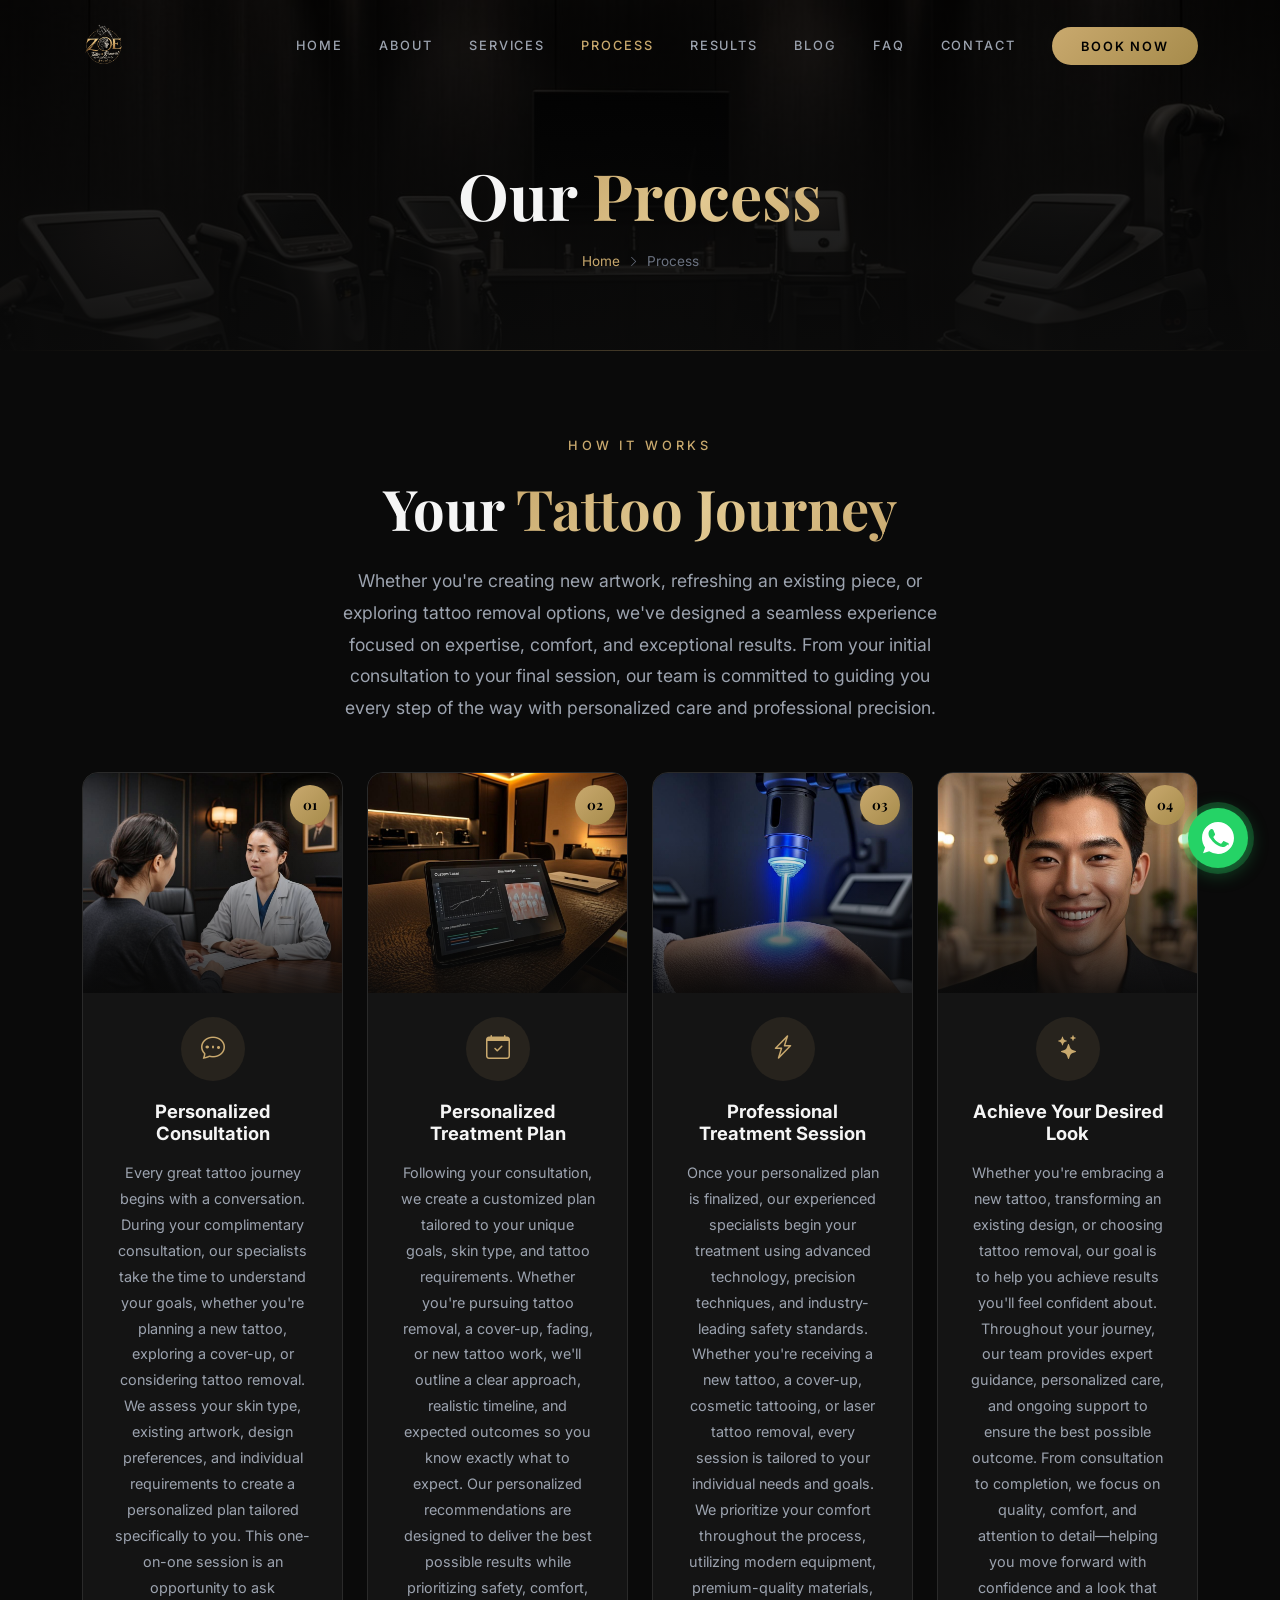
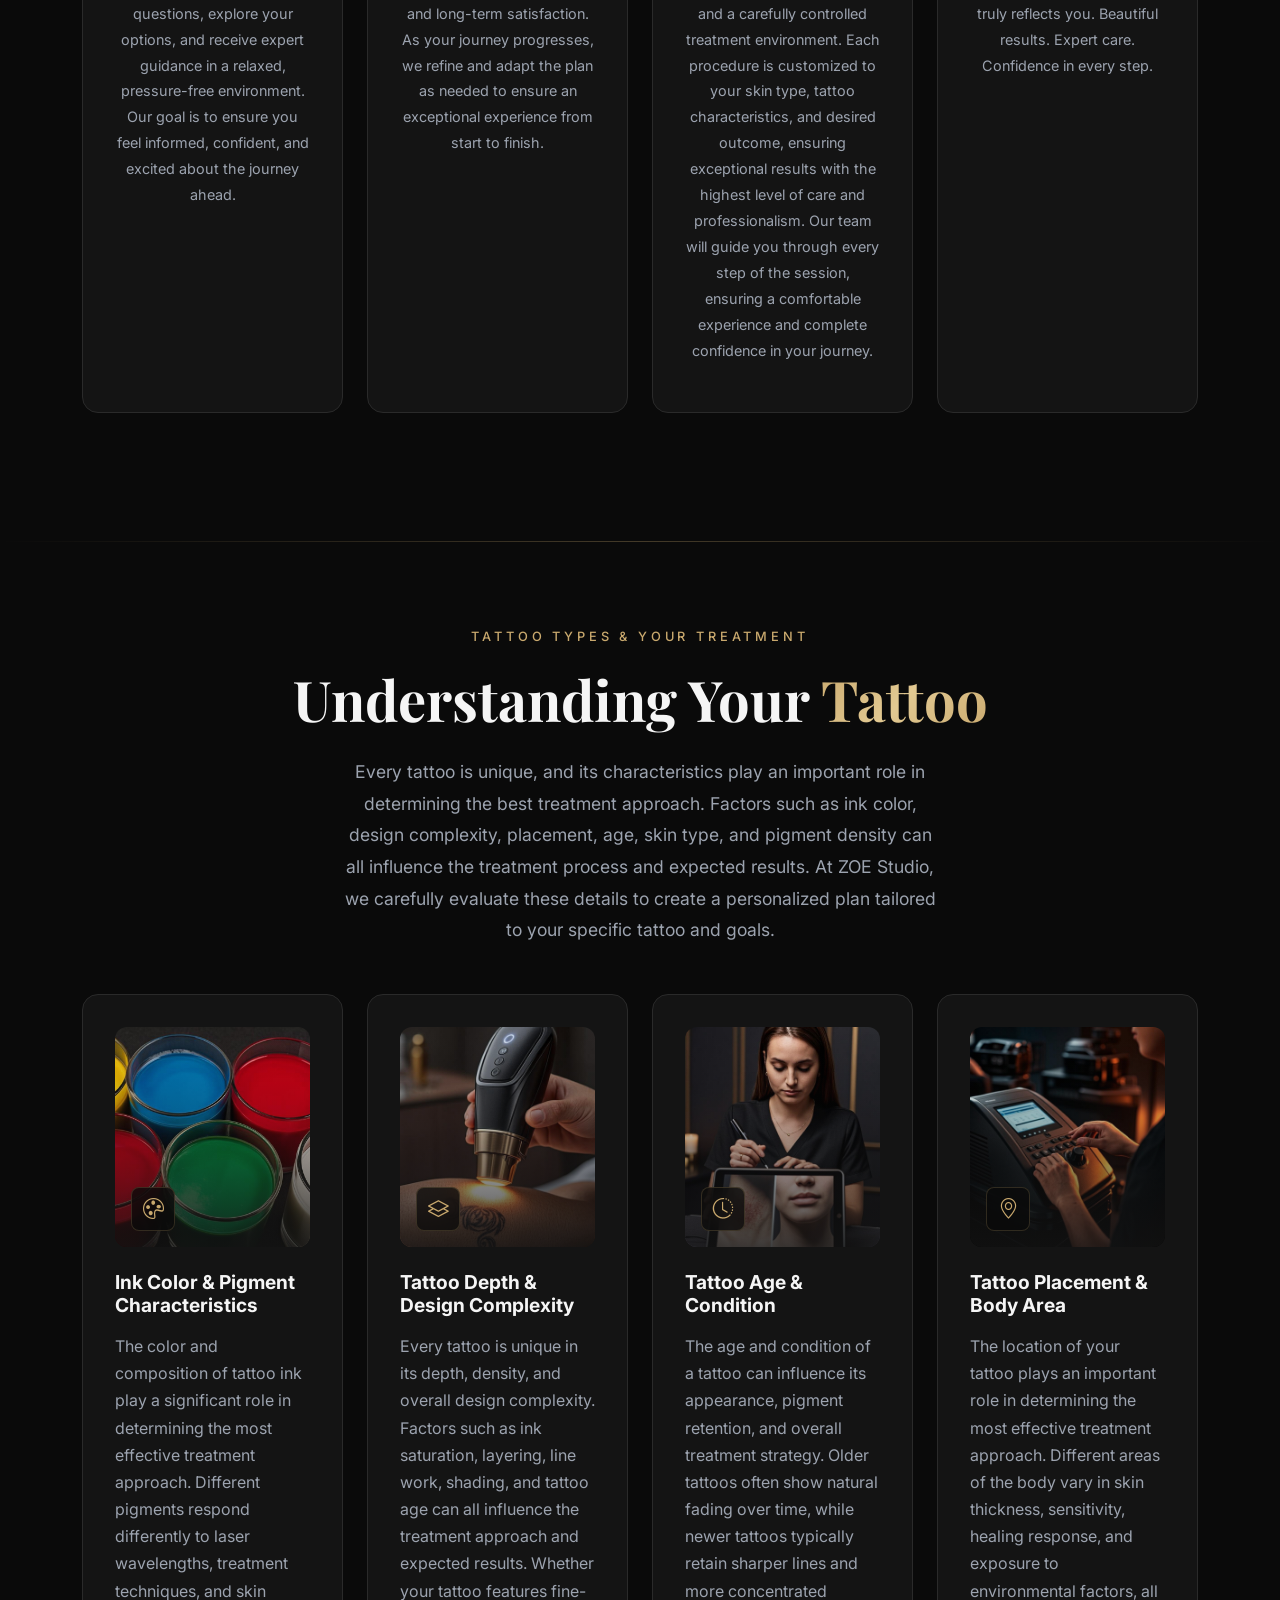
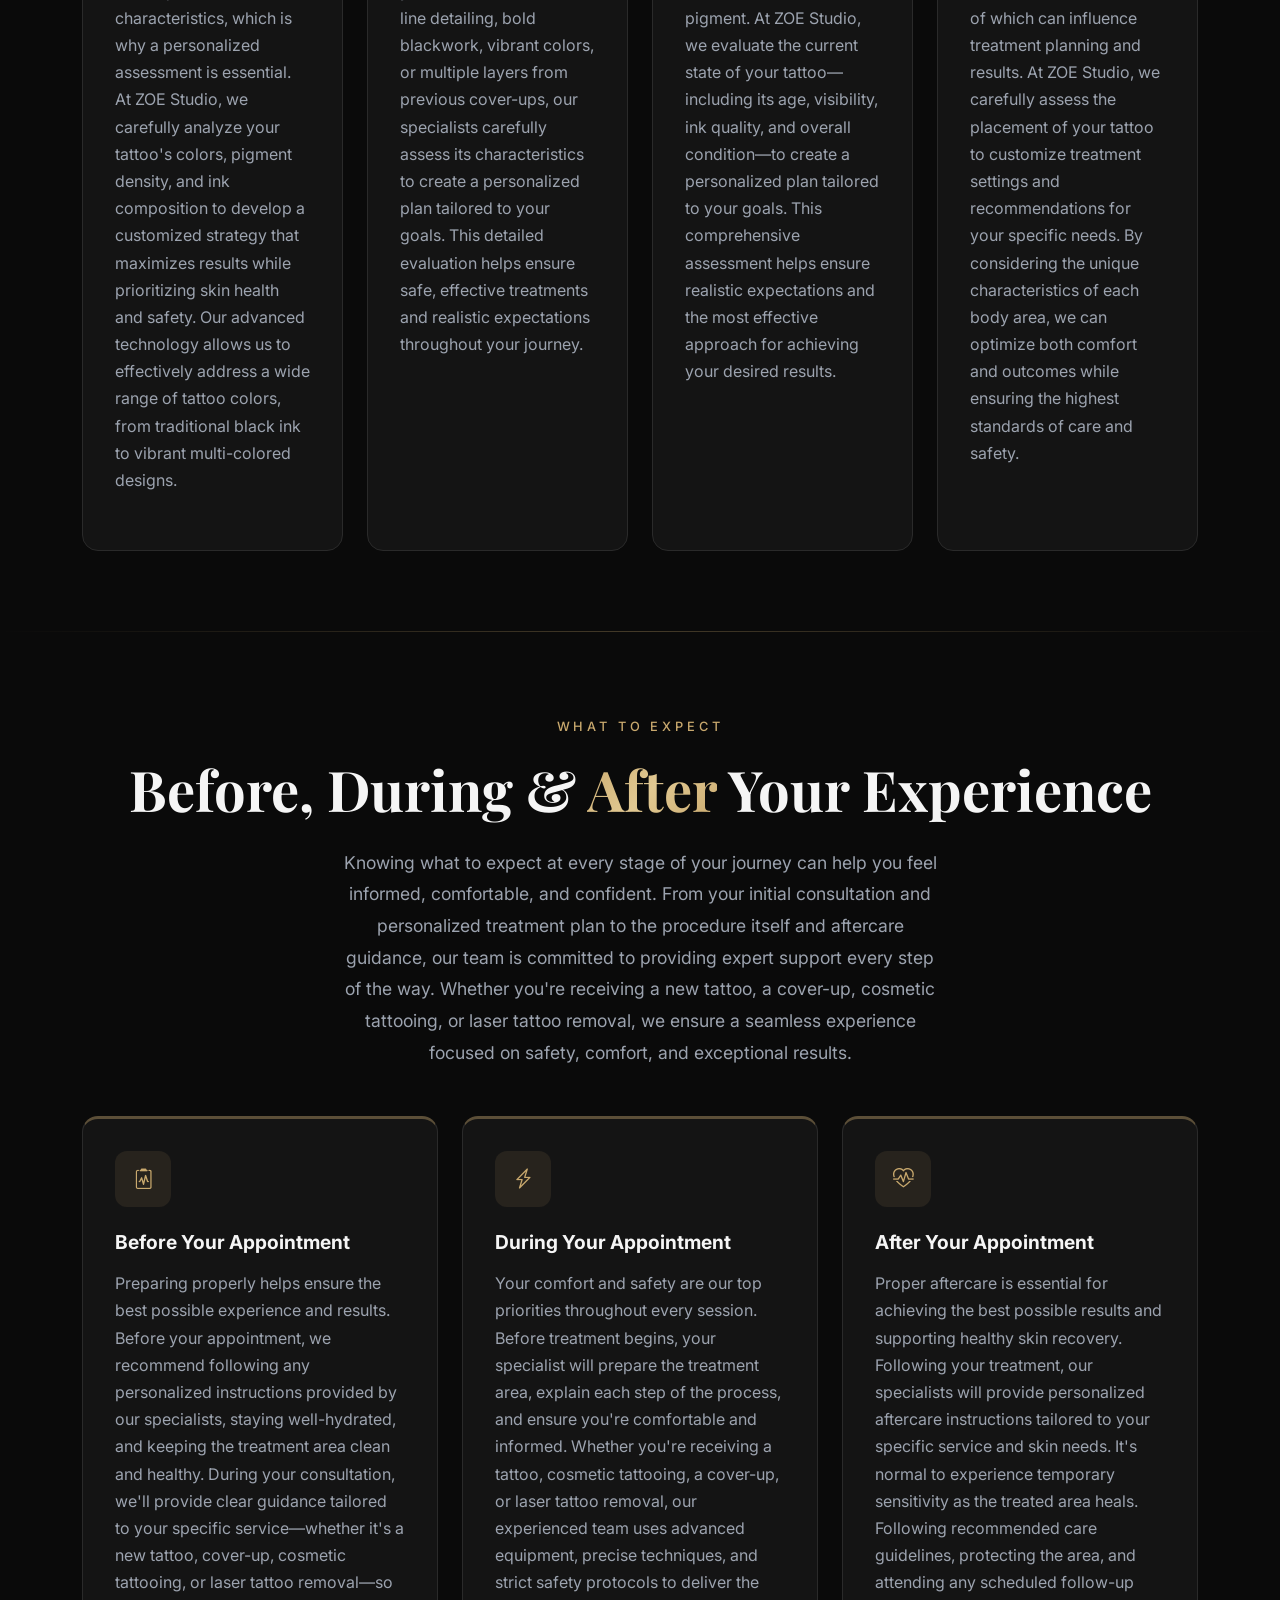
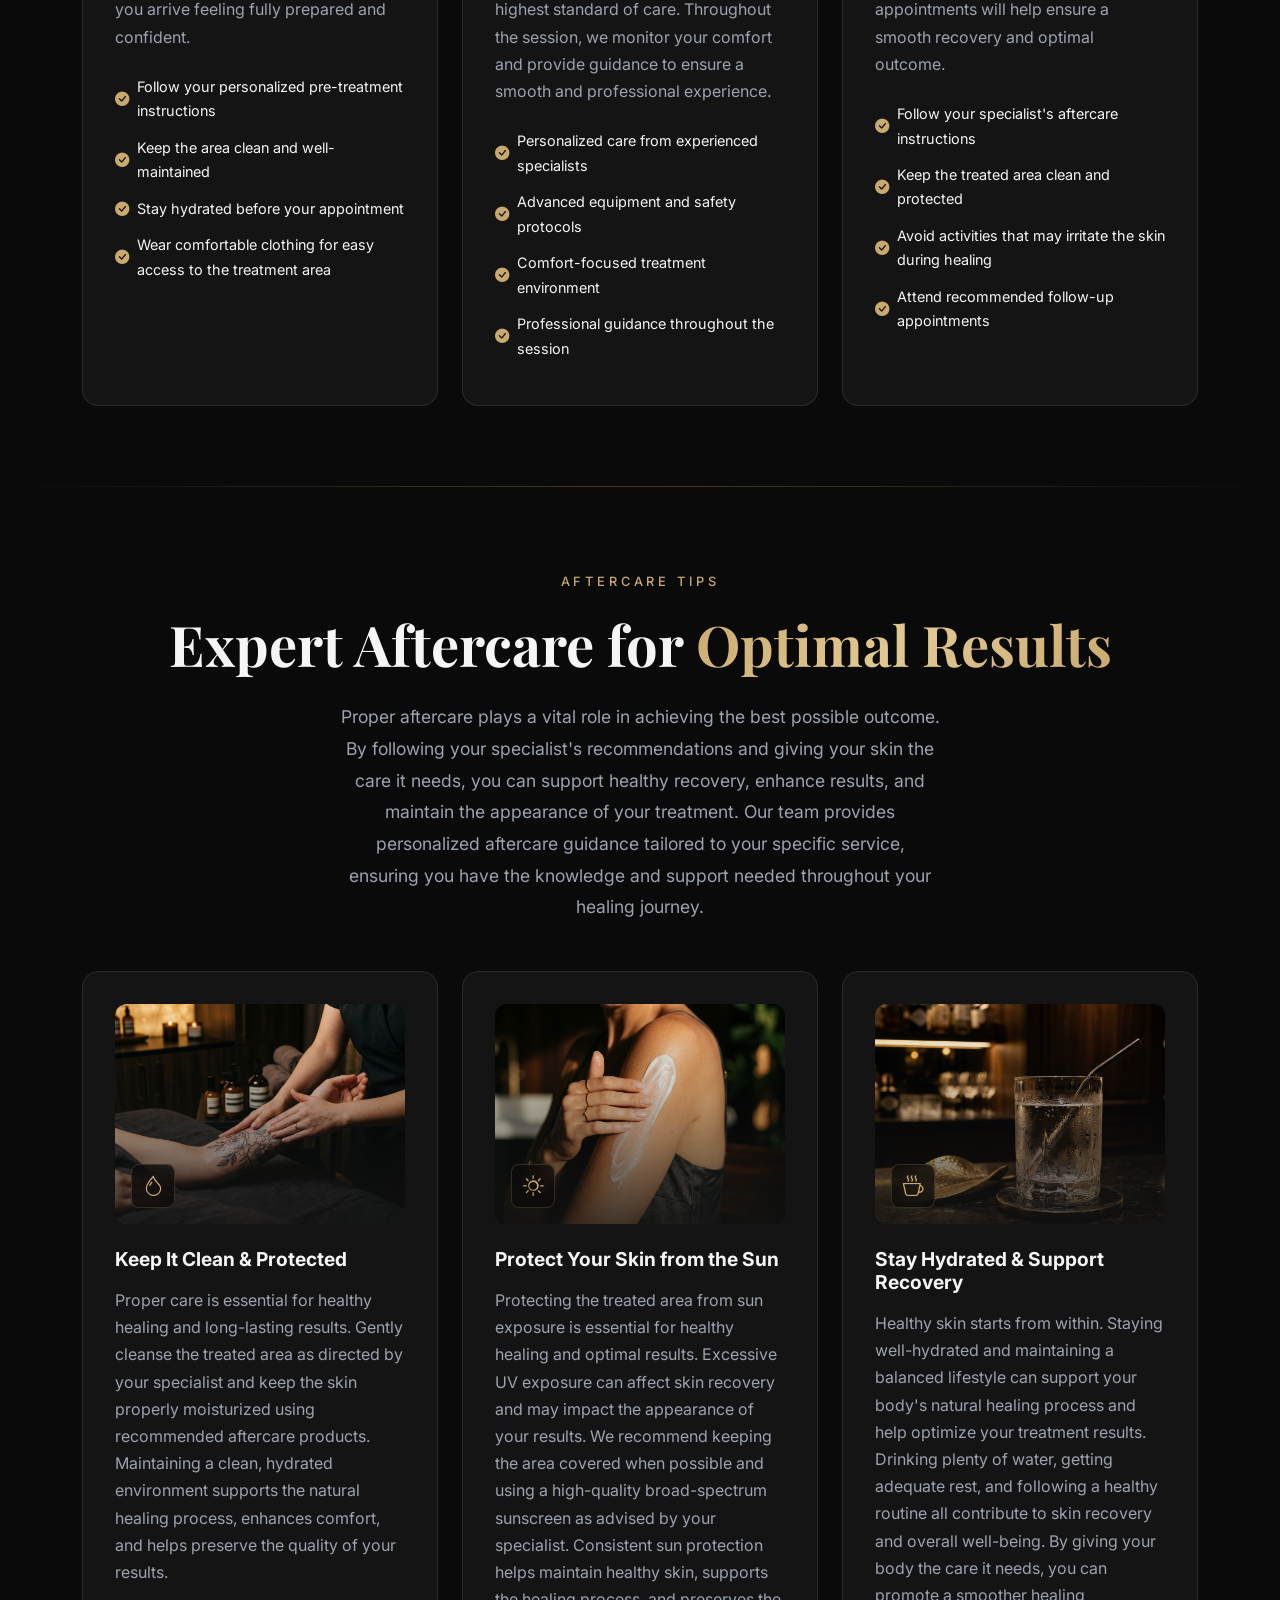
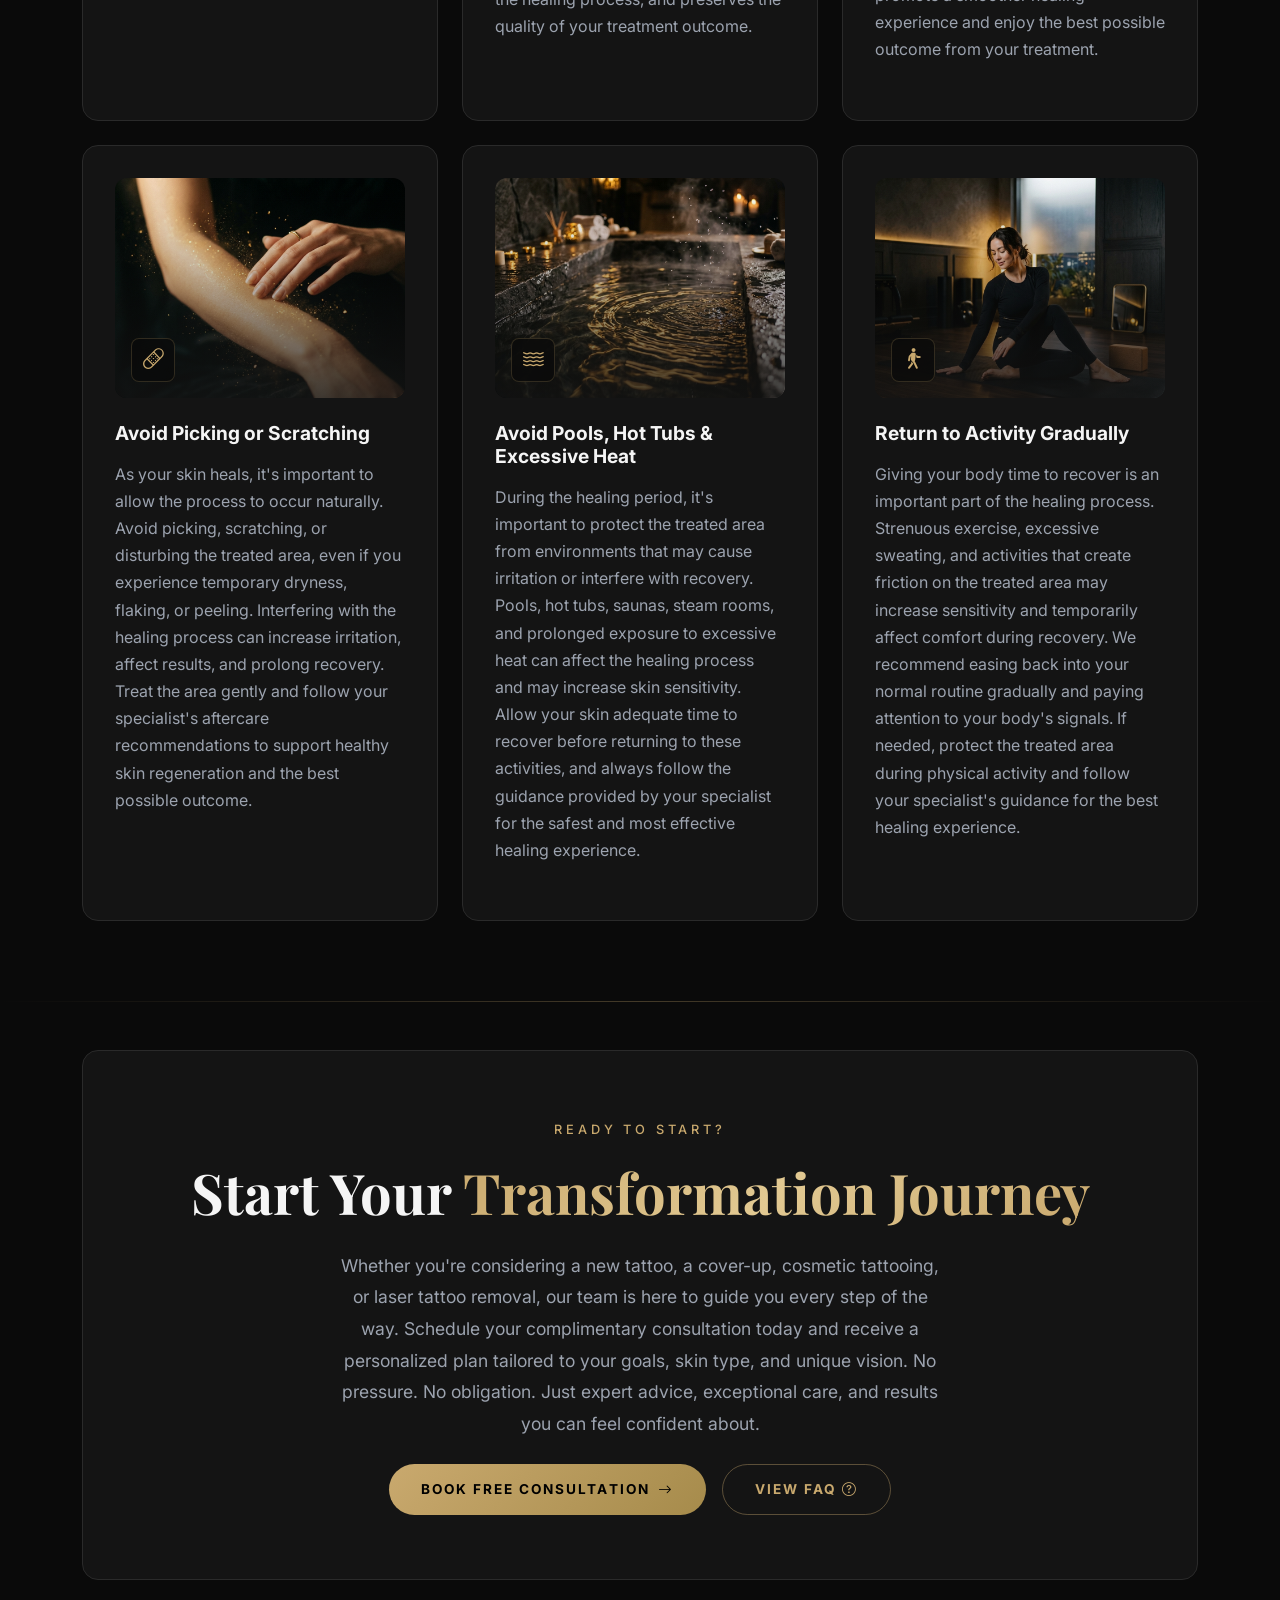
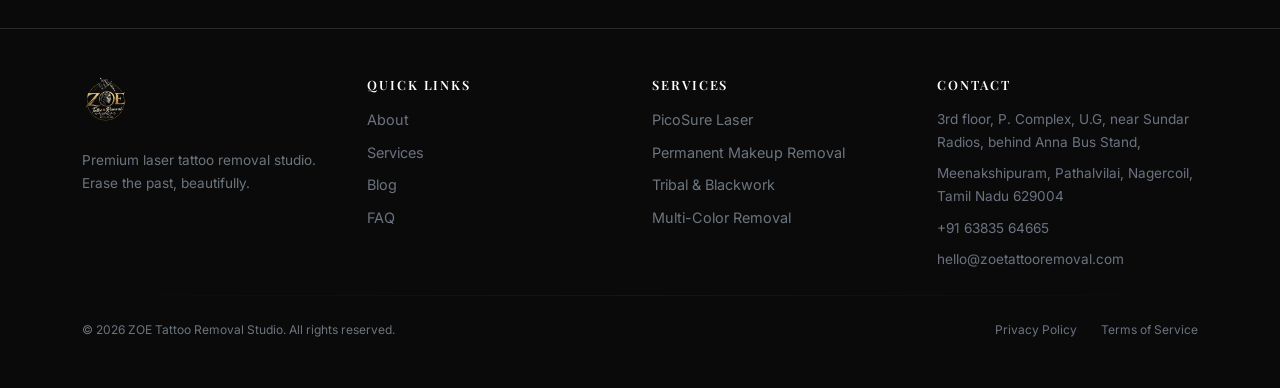
<file: process.html>
<!DOCTYPE html>
<html lang="en">
<head>
  <meta charset="UTF-8">
  <meta name="viewport" content="width=device-width, initial-scale=1.0">
  <title>Our Process | ZOE Tattoo Removal Studio</title>
  <meta name="description" content="Discover the ZOE tattoo removal process — from free consultation to revealing clear skin. Step-by-step guide to our premium laser treatment journey.">
  <meta name="keywords" content="tattoo removal process, laser tattoo removal steps, tattoo consultation Nagercoil, Zimmer cryo skin cooling, tattoo patch test, tattoo healing process, ink shattering science, lymphatic ink elimination, tattoo removal timeline, tattoo aftercare procedure, safe laser session steps">

  <!-- Favicon -->
<link rel="icon" type="image/png" href="/favicon.png">
<link rel="shortcut icon" type="image/png" href="/favicon.png">
<link rel="apple-touch-icon" href="/favicon.png">

  <!-- Google Fonts -->
  <link rel="preconnect" href="https://fonts.googleapis.com">
  <link rel="preconnect" href="https://fonts.gstatic.com" crossorigin>
  <link href="https://fonts.googleapis.com/css2?family=Inter:wght@300;400;500;600;700&family=Playfair+Display:wght@400;600;700;800&display=swap" rel="stylesheet">

  <!-- Bootstrap 5 CSS -->
  <link href="https://cdn.jsdelivr.net/npm/bootstrap@5.3.3/dist/css/bootstrap.min.css" rel="stylesheet">

  <!-- Bootstrap Icons -->
  <link href="https://cdn.jsdelivr.net/npm/bootstrap-icons@1.11.3/font/bootstrap-icons.min.css" rel="stylesheet">

  <!-- Custom CSS -->
  <link rel="stylesheet" href="css/style.css">
</head>
<body>

  <!-- ========== NAVBAR ========== -->
  <nav class="navbar navbar-expand-lg navbar-dark fixed-top navbar-zoe">
    <div class="container">
      <a class="navbar-brand" href="index.html">
        <img src="images\Zoe logo png.png" alt="ZOE Tattoo Removal Studio" class="brand-logo-img">
      </a>
      <button class="navbar-toggler" type="button" data-bs-toggle="collapse" data-bs-target="#navbarNav" aria-controls="navbarNav" aria-expanded="false" aria-label="Toggle navigation">
        <i class="bi bi-list"></i>
      </button>
      <div class="collapse navbar-collapse" id="navbarNav">
        <ul class="navbar-nav ms-auto align-items-center gap-1">
          <li class="nav-item"><a class="nav-link" href="index.html">Home</a></li>
          <li class="nav-item"><a class="nav-link" href="about.html">About</a></li>
          <li class="nav-item"><a class="nav-link" href="services.html">Services</a></li>
          <li class="nav-item"><a class="nav-link active" href="process.html">Process</a></li>
          <li class="nav-item"><a class="nav-link" href="results.html">Results</a></li>
          <li class="nav-item"><a class="nav-link" href="blogs.html">Blog</a></li>
          <li class="nav-item"><a class="nav-link" href="faq.html">FAQ</a></li>
          <li class="nav-item"><a class="nav-link" href="contact.html">Contact</a></li>
          <li class="nav-item ms-lg-3">
            <a class="btn btn-book" href="contact.html">Book Now</a>
          </li>
        </ul>
      </div>
    </div>
  </nav>

  <!-- ========== PAGE BANNER ========== -->
  <section class="page-banner">
    <div class="page-banner-bg"></div>
    <div class="page-banner-overlay"></div>
    <div class="page-banner-content fade-in-up">
      <h1 class="page-banner-title">Our <span class="gold-gradient-text">Process</span></h1>
      <div class="page-banner-breadcrumb">
        <a href="index.html">Home</a>
        <span><i class="bi bi-chevron-right" style="font-size:0.7rem;"></i></span>
        <span>Process</span>
      </div>
    </div>
  </section>

  <!-- ========== HOW IT WORKS ========== -->
  <hr class="section-divider">
  <section class="py-5" style="padding-top:5rem!important; padding-bottom:5rem!important;">
    <div class="container">
      <div class="text-center mb-5 fade-in-up">
        <span class="section-label">How It Works</span>
        <h2 class="section-title">Your <span class="gold-gradient-text">Tattoo Journey</span></h2>
        <p class="section-subtitle">Whether you're creating new artwork, refreshing an existing piece, or exploring tattoo removal options, we've designed a seamless experience focused on expertise, comfort, and exceptional results. From your initial consultation to your final session, our team is committed to guiding you every step of the way with personalized care and professional precision.</p>
      </div>

      <!-- Process Steps with Images -->
      <div class="row g-4 mb-5">
        <!-- Step 01 -->
        <div class="col-md-6 col-lg-3 fade-in-up">
          <div class="process-card">
            <div class="process-step-img-wrapper">
              <img src="images/process-consultation.png" alt="Free Consultation at ZOE Studio" class="process-step-img">
              <div class="process-step-img-overlay"></div>
              <div class="process-step-badge">01</div>
            </div>
            <div class="process-card-body">
              <div class="process-icon">
                <i class="bi bi-chat-dots" style="font-size:1.5rem;"></i>
              </div>
              <h3 style="font-family:var(--font-body); font-size:1.15rem; font-weight:700; margin-bottom:1rem; position:relative; z-index:1;">Personalized Consultation</h3>
              <p style="color:var(--text-secondary); font-size:0.9rem; line-height:1.8; position:relative; z-index:1;">Every great tattoo journey begins with a conversation. During your complimentary consultation, our specialists take the time to understand your goals, whether you're planning a new tattoo, exploring a cover-up, or considering tattoo removal. We assess your skin type, existing artwork, design preferences, and individual requirements to create a personalized plan tailored specifically to you. This one-on-one session is an opportunity to ask questions, explore your options, and receive expert guidance in a relaxed, pressure-free environment. Our goal is to ensure you feel informed, confident, and excited about the journey ahead.</p>
            </div>
          </div>
        </div>

        <!-- Step 02 -->
        <div class="col-md-6 col-lg-3 fade-in-up">
          <div class="process-card">
            <div class="process-step-img-wrapper">
              <img src="images/process-treatment-plan.png" alt="Custom Treatment Plan at ZOE Studio" class="process-step-img">
              <div class="process-step-img-overlay"></div>
              <div class="process-step-badge">02</div>
            </div>
            <div class="process-card-body">
              <div class="process-icon">
                <i class="bi bi-calendar-check" style="font-size:1.5rem;"></i>
              </div>
              <h3 style="font-family:var(--font-body); font-size:1.15rem; font-weight:700; margin-bottom:1rem; position:relative; z-index:1;">Personalized Treatment Plan</h3>
              <p style="color:var(--text-secondary); font-size:0.9rem; line-height:1.8; position:relative; z-index:1;">Following your consultation, we create a customized plan tailored to your unique goals, skin type, and tattoo requirements. Whether you're pursuing tattoo removal, a cover-up, fading, or new tattoo work, we'll outline a clear approach, realistic timeline, and expected outcomes so you know exactly what to expect. Our personalized recommendations are designed to deliver the best possible results while prioritizing safety, comfort, and long-term satisfaction. As your journey progresses, we refine and adapt the plan as needed to ensure an exceptional experience from start to finish.</p>
            </div>
          </div>
        </div>

        <!-- Step 03 -->
        <div class="col-md-6 col-lg-3 fade-in-up">
          <div class="process-card">
            <div class="process-step-img-wrapper">
              <img src="images/process-laser-treatment.png" alt="Laser Treatment at ZOE Studio" class="process-step-img">
              <div class="process-step-img-overlay"></div>
              <div class="process-step-badge">03</div>
            </div>
            <div class="process-card-body">
              <div class="process-icon">
                <i class="bi bi-lightning-charge" style="font-size:1.5rem;"></i>
              </div>
              <h3 style="font-family:var(--font-body); font-size:1.15rem; font-weight:700; margin-bottom:1rem; position:relative; z-index:1;">Professional Treatment Session</h3>
              <p style="color:var(--text-secondary); font-size:0.9rem; line-height:1.8; position:relative; z-index:1;">Once your personalized plan is finalized, our experienced specialists begin your treatment using advanced technology, precision techniques, and industry-leading safety standards. Whether you're receiving a new tattoo, a cover-up, cosmetic tattooing, or laser tattoo removal, every session is tailored to your individual needs and goals. We prioritize your comfort throughout the process, utilizing modern equipment, premium-quality materials, and a carefully controlled treatment environment. Each procedure is customized to your skin type, tattoo characteristics, and desired outcome, ensuring exceptional results with the highest level of care and professionalism. Our team will guide you through every step of the session, ensuring a comfortable experience and complete confidence in your journey.</p>
            </div>
          </div>
        </div>

        <!-- Step 04 -->
        <div class="col-md-6 col-lg-3 fade-in-up">
          <div class="process-card">
            <div class="process-step-img-wrapper">
              <img src="images/process-clear-skin.png" alt="Reveal Clear Skin at ZOE Studio" class="process-step-img">
              <div class="process-step-img-overlay"></div>
              <div class="process-step-badge">04</div>
            </div>
            <div class="process-card-body">
              <div class="process-icon">
                <i class="bi bi-stars" style="font-size:1.5rem;"></i>
              </div>
              <h3 style="font-family:var(--font-body); font-size:1.15rem; font-weight:700; margin-bottom:1rem; position:relative; z-index:1;">Achieve Your Desired Look</h3>
              <p style="color:var(--text-secondary); font-size:0.9rem; line-height:1.8; position:relative; z-index:1;">Whether you're embracing a new tattoo, transforming an existing design, or choosing tattoo removal, our goal is to help you achieve results you'll feel confident about. Throughout your journey, our team provides expert guidance, personalized care, and ongoing support to ensure the best possible outcome. From consultation to completion, we focus on quality, comfort, and attention to detail—helping you move forward with confidence and a look that truly reflects you. Beautiful results. Expert care. Confidence in every step.</p>
            </div>
          </div>
        </div>
      </div>
    </div>
  </section>

  <!-- ========== TATTOO TYPES & YOUR TREATMENT ========== -->
  <hr class="section-divider">
  <section class="py-5" style="padding-top:5rem!important; padding-bottom:5rem!important;">
    <div class="container">
      <div class="text-center mb-5 fade-in-up">
        <span class="section-label">Tattoo Types & Your Treatment</span>
        <h2 class="section-title">Understanding Your <span class="gold-gradient-text">Tattoo</span></h2>
        <p class="section-subtitle">Every tattoo is unique, and its characteristics play an important role in determining the best treatment approach. Factors such as ink color, design complexity, placement, age, skin type, and pigment density can all influence the treatment process and expected results. At ZOE Studio, we carefully evaluate these details to create a personalized plan tailored to your specific tattoo and goals.</p>
      </div>

      <div class="row g-4">
        <!-- Ink Color Matters -->
        <div class="col-md-6 col-lg-3 fade-in-up">
          <div class="service-card">
            <div class="service-card-img-wrapper">
              <img src="images/blog-ink-colors.png" alt="Ink Color & Pigment Characteristics at ZOE Studio" class="service-card-img">
              <div class="service-card-img-overlay"></div>
              <div class="service-card-icon-badge"><i class="bi bi-palette" style="font-size:1.3rem;"></i></div>
            </div>
            <h3>Ink Color &amp; Pigment Characteristics</h3>
            <p>The color and composition of tattoo ink play a significant role in determining the most effective treatment approach. Different pigments respond differently to laser wavelengths, treatment techniques, and skin characteristics, which is why a personalized assessment is essential. At ZOE Studio, we carefully analyze your tattoo's colors, pigment density, and ink composition to develop a customized strategy that maximizes results while prioritizing skin health and safety. Our advanced technology allows us to effectively address a wide range of tattoo colors, from traditional black ink to vibrant multi-colored designs.</p>
          </div>
        </div>

        <!-- Tattoo Depth & Density -->
        <div class="col-md-6 col-lg-3 fade-in-up">
          <div class="service-card">
            <div class="service-card-img-wrapper">
              <img src="images/expert-analysis.png" alt="Tattoo Depth & Design Complexity Analysis at ZOE Studio" class="service-card-img">
              <div class="service-card-img-overlay"></div>
              <div class="service-card-icon-badge"><i class="bi bi-layers" style="font-size:1.3rem;"></i></div>
            </div>
            <h3>Tattoo Depth &amp; Design Complexity</h3>
            <p>Every tattoo is unique in its depth, density, and overall design complexity. Factors such as ink saturation, layering, line work, shading, and tattoo age can all influence the treatment approach and expected results. Whether your tattoo features fine-line detailing, bold blackwork, vibrant colors, or multiple layers from previous cover-ups, our specialists carefully assess its characteristics to create a personalized plan tailored to your goals. This detailed evaluation helps ensure safe, effective treatments and realistic expectations throughout your journey.</p>
          </div>
        </div>

        <!-- Age of Your Tattoo -->
        <div class="col-md-6 col-lg-3 fade-in-up">
          <div class="service-card">
            <div class="service-card-img-wrapper">
              <img src="images/expert-tracking.png" alt="Tattoo Age & Condition Tracking at ZOE Studio" class="service-card-img">
              <div class="service-card-img-overlay"></div>
              <div class="service-card-icon-badge"><i class="bi bi-clock-history" style="font-size:1.3rem;"></i></div>
            </div>
            <h3>Tattoo Age &amp; Condition</h3>
            <p>The age and condition of a tattoo can influence its appearance, pigment retention, and overall treatment strategy. Older tattoos often show natural fading over time, while newer tattoos typically retain sharper lines and more concentrated pigment. At ZOE Studio, we evaluate the current state of your tattoo—including its age, visibility, ink quality, and overall condition—to create a personalized plan tailored to your goals. This comprehensive assessment helps ensure realistic expectations and the most effective approach for achieving your desired results.</p>
          </div>
        </div>

        <!-- Location on Body -->
        <div class="col-md-6 col-lg-3 fade-in-up">
          <div class="service-card">
            <div class="service-card-img-wrapper">
              <img src="images/expert-settings.png" alt="Tattoo Placement & Body Area Settings at ZOE Studio" class="service-card-img">
              <div class="service-card-img-overlay"></div>
              <div class="service-card-icon-badge"><i class="bi bi-geo-alt" style="font-size:1.3rem;"></i></div>
            </div>
            <h3>Tattoo Placement &amp; Body Area</h3>
            <p>The location of your tattoo plays an important role in determining the most effective treatment approach. Different areas of the body vary in skin thickness, sensitivity, healing response, and exposure to environmental factors, all of which can influence treatment planning and results. At ZOE Studio, we carefully assess the placement of your tattoo to customize treatment settings and recommendations for your specific needs. By considering the unique characteristics of each body area, we can optimize both comfort and outcomes while ensuring the highest standards of care and safety.</p>
          </div>
        </div>
      </div>
    </div>
  </section>

  <!-- ========== WHAT TO EXPECT ========== -->
  <hr class="section-divider">
  <section class="py-5" style="padding-top:5rem!important; padding-bottom:5rem!important;">
    <div class="container">
      <div class="text-center mb-5 fade-in-up">
        <span class="section-label">What To Expect</span>
        <h2 class="section-title">Before, During &amp; <span class="gold-gradient-text">After</span> Your Experience</h2>
        <p class="section-subtitle">Knowing what to expect at every stage of your journey can help you feel informed, comfortable, and confident. From your initial consultation and personalized treatment plan to the procedure itself and aftercare guidance, our team is committed to providing expert support every step of the way. Whether you're receiving a new tattoo, a cover-up, cosmetic tattooing, or laser tattoo removal, we ensure a seamless experience focused on safety, comfort, and exceptional results.</p>
      </div>

      <div class="row g-4">
        <!-- Before Treatment -->
        <div class="col-lg-4 fade-in-up">
          <div class="service-card" style="border-top:3px solid rgba(201,169,110,0.4);">
            <div class="service-card-icon">
              <i class="bi bi-clipboard2-pulse" style="font-size:1.3rem;"></i>
            </div>
            <h3>Before Your Appointment</h3>
            <p>Preparing properly helps ensure the best possible experience and results. Before your appointment, we recommend following any personalized instructions provided by our specialists, staying well-hydrated, and keeping the treatment area clean and healthy. During your consultation, we'll provide clear guidance tailored to your specific service—whether it's a new tattoo, cover-up, cosmetic tattooing, or laser tattoo removal—so you arrive feeling fully prepared and confident.</p>
            <div class="feature-check"><i class="bi bi-check-circle-fill"></i><span>Follow your personalized pre-treatment instructions</span></div>
            <div class="feature-check"><i class="bi bi-check-circle-fill"></i><span>Keep the area clean and well-maintained</span></div>
            <div class="feature-check"><i class="bi bi-check-circle-fill"></i><span>Stay hydrated before your appointment</span></div>
            <div class="feature-check"><i class="bi bi-check-circle-fill"></i><span>Wear comfortable clothing for easy access to the treatment area</span></div>
          </div>
        </div>

        <!-- During Treatment -->
        <div class="col-lg-4 fade-in-up">
          <div class="service-card" style="border-top:3px solid rgba(201,169,110,0.4);">
            <div class="service-card-icon">
              <i class="bi bi-lightning-charge" style="font-size:1.3rem;"></i>
            </div>
            <h3>During Your Appointment</h3>
            <p>Your comfort and safety are our top priorities throughout every session. Before treatment begins, your specialist will prepare the treatment area, explain each step of the process, and ensure you're comfortable and informed. Whether you're receiving a tattoo, cosmetic tattooing, a cover-up, or laser tattoo removal, our experienced team uses advanced equipment, precise techniques, and strict safety protocols to deliver the highest standard of care. Throughout the session, we monitor your comfort and provide guidance to ensure a smooth and professional experience.</p>
            <div class="feature-check"><i class="bi bi-check-circle-fill"></i><span>Personalized care from experienced specialists</span></div>
            <div class="feature-check"><i class="bi bi-check-circle-fill"></i><span>Advanced equipment and safety protocols</span></div>
            <div class="feature-check"><i class="bi bi-check-circle-fill"></i><span>Comfort-focused treatment environment</span></div>
            <div class="feature-check"><i class="bi bi-check-circle-fill"></i><span>Professional guidance throughout the session</span></div>
          </div>
        </div>

        <!-- After Treatment -->
        <div class="col-lg-4 fade-in-up">
          <div class="service-card" style="border-top:3px solid rgba(201,169,110,0.4);">
            <div class="service-card-icon">
              <i class="bi bi-heart-pulse" style="font-size:1.3rem;"></i>
            </div>
            <h3>After Your Appointment</h3>
            <p>Proper aftercare is essential for achieving the best possible results and supporting healthy skin recovery. Following your treatment, our specialists will provide personalized aftercare instructions tailored to your specific service and skin needs. It's normal to experience temporary sensitivity as the treated area heals. Following recommended care guidelines, protecting the area, and attending any scheduled follow-up appointments will help ensure a smooth recovery and optimal outcome.</p>
            <div class="feature-check"><i class="bi bi-check-circle-fill"></i><span>Follow your specialist's aftercare instructions</span></div>
            <div class="feature-check"><i class="bi bi-check-circle-fill"></i><span>Keep the treated area clean and protected</span></div>
            <div class="feature-check"><i class="bi bi-check-circle-fill"></i><span>Avoid activities that may irritate the skin during healing</span></div>
            <div class="feature-check"><i class="bi bi-check-circle-fill"></i><span>Attend recommended follow-up appointments</span></div>
          </div>
        </div>
      </div>
    </div>
  </section>

  <!-- ========== AFTERCARE TIPS ========== -->
  <hr class="section-divider">
  <section class="py-5" style="padding-top:5rem!important; padding-bottom:5rem!important;">
    <div class="container">
      <div class="text-center mb-5 fade-in-up">
        <span class="section-label">Aftercare Tips</span>
        <h2 class="section-title">Expert Aftercare for <span class="gold-gradient-text">Optimal Results</span></h2>
        <p class="section-subtitle">Proper aftercare plays a vital role in achieving the best possible outcome. By following your specialist's recommendations and giving your skin the care it needs, you can support healthy recovery, enhance results, and maintain the appearance of your treatment. Our team provides personalized aftercare guidance tailored to your specific service, ensuring you have the knowledge and support needed throughout your healing journey.</p>
      </div>

      <div class="row g-4">
        <!-- Tip 1 -->
        <div class="col-md-6 col-lg-4 fade-in-up">
          <div class="service-card">
            <div class="service-card-img-wrapper">
              <img src="images/aftercare-clean.png" alt="Keep It Clean & Protected Aftercare at ZOE Studio" class="service-card-img">
              <div class="service-card-img-overlay"></div>
              <div class="service-card-icon-badge"><i class="bi bi-droplet" style="font-size:1.3rem;"></i></div>
            </div>
            <h3>Keep It Clean &amp; Protected</h3>
            <p>Proper care is essential for healthy healing and long-lasting results. Gently cleanse the treated area as directed by your specialist and keep the skin properly moisturized using recommended aftercare products. Maintaining a clean, hydrated environment supports the natural healing process, enhances comfort, and helps preserve the quality of your results.</p>
          </div>
        </div>

        <!-- Tip 2 -->
        <div class="col-md-6 col-lg-4 fade-in-up">
          <div class="service-card">
            <div class="service-card-img-wrapper">
              <img src="images/aftercare-sun.png" alt="Protect Your Skin from the Sun Aftercare at ZOE Studio" class="service-card-img">
              <div class="service-card-img-overlay"></div>
              <div class="service-card-icon-badge"><i class="bi bi-sun" style="font-size:1.3rem;"></i></div>
            </div>
            <h3>Protect Your Skin from the Sun</h3>
            <p>Protecting the treated area from sun exposure is essential for healthy healing and optimal results. Excessive UV exposure can affect skin recovery and may impact the appearance of your results. We recommend keeping the area covered when possible and using a high-quality broad-spectrum sunscreen as advised by your specialist. Consistent sun protection helps maintain healthy skin, supports the healing process, and preserves the quality of your treatment outcome.</p>
          </div>
        </div>

        <!-- Tip 3 -->
        <div class="col-md-6 col-lg-4 fade-in-up">
          <div class="service-card">
            <div class="service-card-img-wrapper">
              <img src="images/aftercare-hydrate.png" alt="Stay Hydrated & Support Recovery Aftercare at ZOE Studio" class="service-card-img">
              <div class="service-card-img-overlay"></div>
              <div class="service-card-icon-badge"><i class="bi bi-cup-hot" style="font-size:1.3rem;"></i></div>
            </div>
            <h3>Stay Hydrated &amp; Support Recovery</h3>
            <p>Healthy skin starts from within. Staying well-hydrated and maintaining a balanced lifestyle can support your body's natural healing process and help optimize your treatment results. Drinking plenty of water, getting adequate rest, and following a healthy routine all contribute to skin recovery and overall well-being. By giving your body the care it needs, you can promote a smoother healing experience and enjoy the best possible outcome from your treatment.</p>
          </div>
        </div>

        <!-- Tip 4 -->
        <div class="col-md-6 col-lg-4 fade-in-up">
          <div class="service-card">
            <div class="service-card-img-wrapper">
              <img src="images/aftercare-scratch.png" alt="Avoid Picking or Scratching Aftercare at ZOE Studio" class="service-card-img">
              <div class="service-card-img-overlay"></div>
              <div class="service-card-icon-badge"><i class="bi bi-bandaid" style="font-size:1.3rem;"></i></div>
            </div>
            <h3>Avoid Picking or Scratching</h3>
            <p>As your skin heals, it's important to allow the process to occur naturally. Avoid picking, scratching, or disturbing the treated area, even if you experience temporary dryness, flaking, or peeling. Interfering with the healing process can increase irritation, affect results, and prolong recovery. Treat the area gently and follow your specialist's aftercare recommendations to support healthy skin regeneration and the best possible outcome.</p>
          </div>
        </div>

        <!-- Tip 5 -->
        <div class="col-md-6 col-lg-4 fade-in-up">
          <div class="service-card">
            <div class="service-card-img-wrapper">
              <img src="images/aftercare-pools-heat.png" alt="Avoid Pools, Hot Tubs & Excessive Heat Aftercare at ZOE Studio" class="service-card-img">
              <div class="service-card-img-overlay"></div>
              <div class="service-card-icon-badge"><i class="bi bi-water" style="font-size:1.3rem;"></i></div>
            </div>
            <h3>Avoid Pools, Hot Tubs &amp; Excessive Heat</h3>
            <p>During the healing period, it's important to protect the treated area from environments that may cause irritation or interfere with recovery. Pools, hot tubs, saunas, steam rooms, and prolonged exposure to excessive heat can affect the healing process and may increase skin sensitivity. Allow your skin adequate time to recover before returning to these activities, and always follow the guidance provided by your specialist for the safest and most effective healing experience.</p>
          </div>
        </div>

        <!-- Tip 6 -->
        <div class="col-md-6 col-lg-4 fade-in-up">
          <div class="service-card">
            <div class="service-card-img-wrapper">
              <img src="images/aftercare-activity.png" alt="Return to Activity Gradually Aftercare at ZOE Studio" class="service-card-img">
              <div class="service-card-img-overlay"></div>
              <div class="service-card-icon-badge"><i class="bi bi-person-walking" style="font-size:1.3rem;"></i></div>
            </div>
            <h3>Return to Activity Gradually</h3>
            <p>Giving your body time to recover is an important part of the healing process. Strenuous exercise, excessive sweating, and activities that create friction on the treated area may increase sensitivity and temporarily affect comfort during recovery. We recommend easing back into your normal routine gradually and paying attention to your body's signals. If needed, protect the treated area during physical activity and follow your specialist's guidance for the best healing experience.</p>
          </div>
        </div>
      </div>
    </div>
  </section>

  <!-- ========== CTA SECTION ========== -->
  <hr class="section-divider">
  <section class="py-5" style="padding:5rem 0;">
    <div class="container">
      <div class="text-center fade-in-up" style="background: var(--dark-card); border: 1px solid var(--dark-border); border-radius: 1rem; padding: 4rem 2rem;">
        <span class="section-label">Ready to Start?</span>
        <h2 class="section-title mt-3">Start Your <span class="gold-gradient-text">Transformation Journey</span></h2>
        <p class="section-subtitle mx-auto mb-4">Whether you're considering a new tattoo, a cover-up, cosmetic tattooing, or laser tattoo removal, our team is here to guide you every step of the way. Schedule your complimentary consultation today and receive a personalized plan tailored to your goals, skin type, and unique vision. No pressure. No obligation. Just expert advice, exceptional care, and results you can feel confident about.</p>
        <div class="d-flex flex-column flex-sm-row gap-3 justify-content-center">
          <a href="contact.html" class="btn btn-gold">Book Free Consultation <i class="bi bi-arrow-right"></i></a>
          <a href="faq.html" class="btn btn-outline-gold">View FAQ <i class="bi bi-question-circle"></i></a>
        </div>
      </div>
    </div>
  </section>

  <!-- ========== WHATSAPP FLOAT ========== -->
  <a href="https://wa.me/916383564665?text=Hi%20ZOE%20Studio!%20I'd%20like%20to%20learn%20more%20about%20tattoo%20removal." class="whatsapp-float" target="_blank" rel="noopener noreferrer" aria-label="Chat on WhatsApp">
    <svg viewBox="0 0 32 32" xmlns="http://www.w3.org/2000/svg"><path d="M16.004 0h-.008C7.174 0 0 7.176 0 16.004c0 3.5 1.132 6.744 3.054 9.378L1.054 31.29l6.118-1.962A15.9 15.9 0 0016.004 32C24.826 32 32 24.826 32 16.004 32 7.176 24.826 0 16.004 0zm9.31 22.606c-.39 1.1-1.932 2.014-3.17 2.282-.846.18-1.95.324-5.67-1.218-4.762-1.97-7.826-6.81-8.064-7.126-.23-.316-1.928-2.568-1.928-4.896s1.22-3.474 1.654-3.95c.39-.432.876-.576 1.164-.576.316 0 .632.004.908.016.308.014.722-.118 1.128.86.432 1.04 1.47 3.594 1.598 3.852.128.258.216.558.044.9-.168.348-.252.564-.504.87-.252.3-.53.674-.756.904-.252.252-.514.524-.22 1.026.292.504 1.302 2.146 2.794 3.474 1.92 1.71 3.542 2.242 4.054 2.498.508.258.806.216 1.1-.132.3-.348 1.27-1.48 1.608-1.988.336-.508.672-.424 1.132-.254.46.168 2.924 1.38 3.424 1.632.504.258.836.384.964.576.126.192.126 1.114-.264 2.216z"/></svg>
  </a>
  <div class="whatsapp-tooltip">Chat with us on WhatsApp</div>

  <!-- ========== FOOTER ========== -->
  <footer class="footer">
    <div class="container py-5">
      <div class="row g-4">
        <div class="col-lg-3 mb-3">
          <div class="d-flex align-items-center gap-3 mb-3">
            <img src="images\Zoe logo png.png" alt="ZOE Tattoo Removal Studio" class="footer-logo-img">
          </div>
          <p class="text-secondary" style="font-size:0.85rem; line-height:1.7;">Premium laser tattoo removal studio. Erase the past, beautifully.</p>
        </div>
        <div class="col-6 col-lg-3">
          <h6 class="text-white fw-semibold mb-3" style="font-size:0.8rem; letter-spacing:0.15em; text-transform:uppercase;">Quick Links</h6>
          <div class="d-flex flex-column gap-2">
            <a href="about.html">About</a>
            <a href="services.html">Services</a>
            <a href="blogs.html">Blog</a>
            <a href="faq.html">FAQ</a>
          </div>
        </div>
        <div class="col-6 col-lg-3">
          <h6 class="text-white fw-semibold mb-3" style="font-size:0.8rem; letter-spacing:0.15em; text-transform:uppercase;">Services</h6>
          <div class="d-flex flex-column gap-2">
            <span class="text-secondary" style="font-size:0.9rem;">PicoSure Laser</span>
            <span class="text-secondary" style="font-size:0.9rem;">Permanent Makeup Removal</span>
            <span class="text-secondary" style="font-size:0.9rem;">Tribal & Blackwork</span>
            <span class="text-secondary" style="font-size:0.9rem;">Multi-Color Removal</span>
          </div>
        </div>
        <div class="col-lg-3">
          <h6 class="text-white fw-semibold mb-3" style="font-size:0.8rem; letter-spacing:0.15em; text-transform:uppercase;">Contact</h6>
          <div class="d-flex flex-column gap-2" style="font-size:0.85rem; color:var(--text-muted);">
            <span>3rd floor, P. Complex, U.G, near Sundar Radios, behind Anna Bus Stand,</span>
            <span>Meenakshipuram, Pathalvilai, Nagercoil, Tamil Nadu 629004</span>
            <span>+91 63835 64665</span>
            <span>hello@zoetattooremoval.com</span>
          </div>
        </div>
      </div>
      <hr class="footer-divider my-4">
      <div class="d-flex flex-column flex-sm-row justify-content-between align-items-center gap-3">
        <p class="text-secondary mb-0" style="font-size:0.75rem;">&copy; 2026 ZOE Tattoo Removal Studio. All rights reserved.</p>
        <div class="d-flex gap-4">
          <a href="#" style="font-size:0.75rem;">Privacy Policy</a>
          <a href="#" style="font-size:0.75rem;">Terms of Service</a>
        </div>
      </div>
    </div>
  </footer>

  <!-- Bootstrap 5 JS -->
  <script src="https://cdn.jsdelivr.net/npm/bootstrap@5.3.3/dist/js/bootstrap.bundle.min.js"></script>
  <!-- Custom JS -->
  <script src="js/main.js"></script>
</body>
</html>
</file>
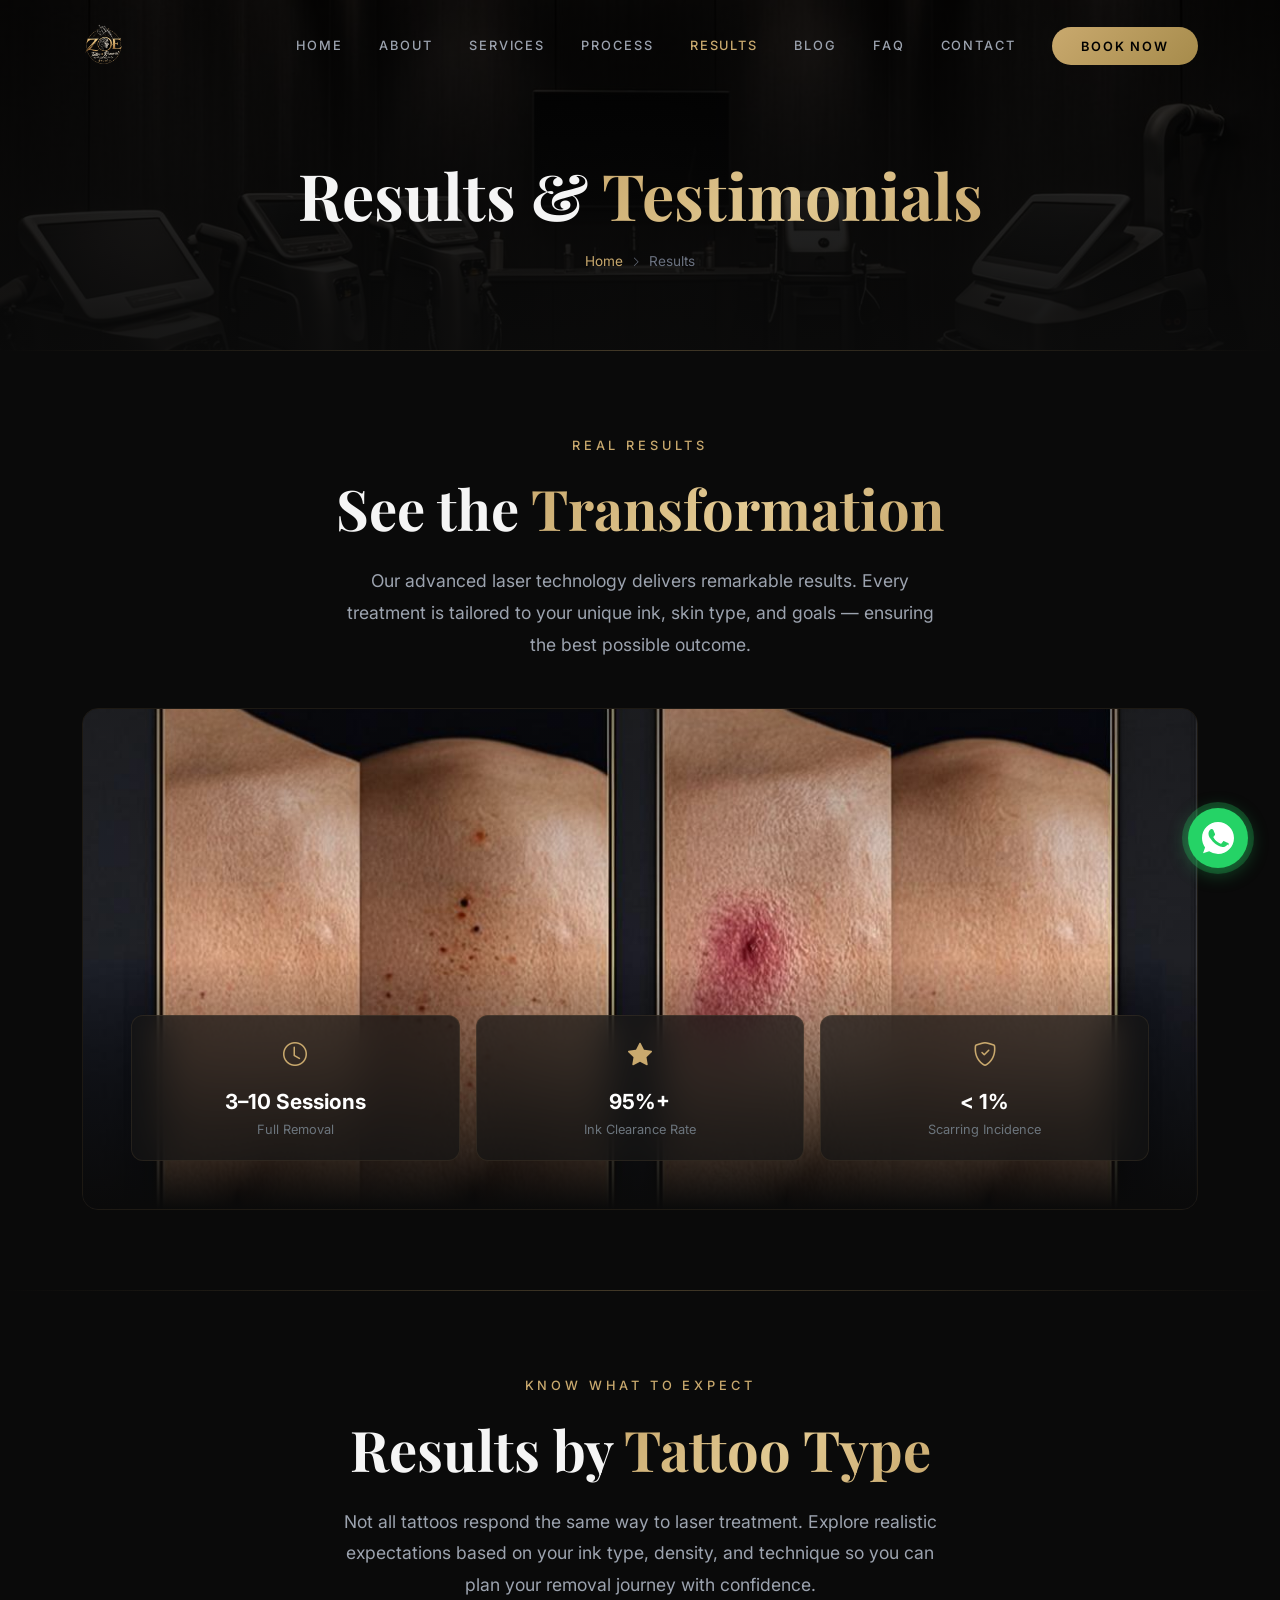
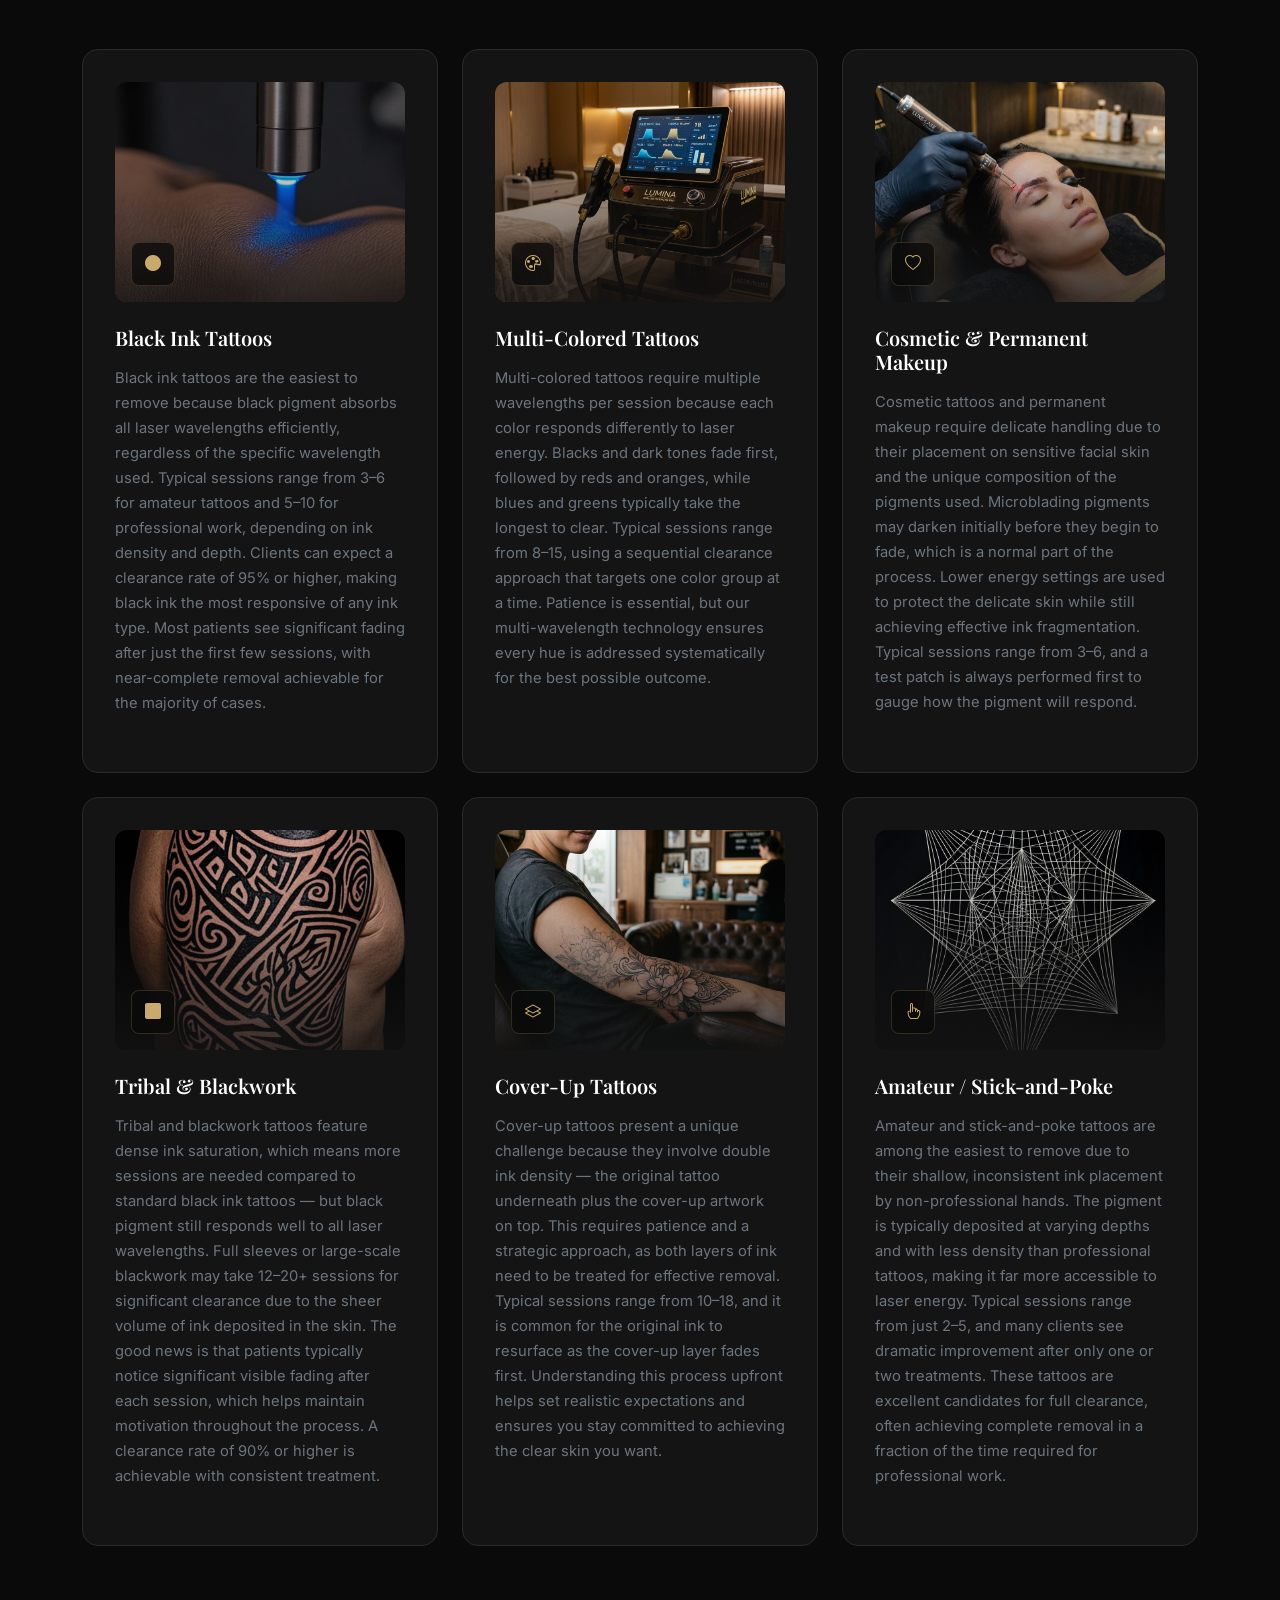
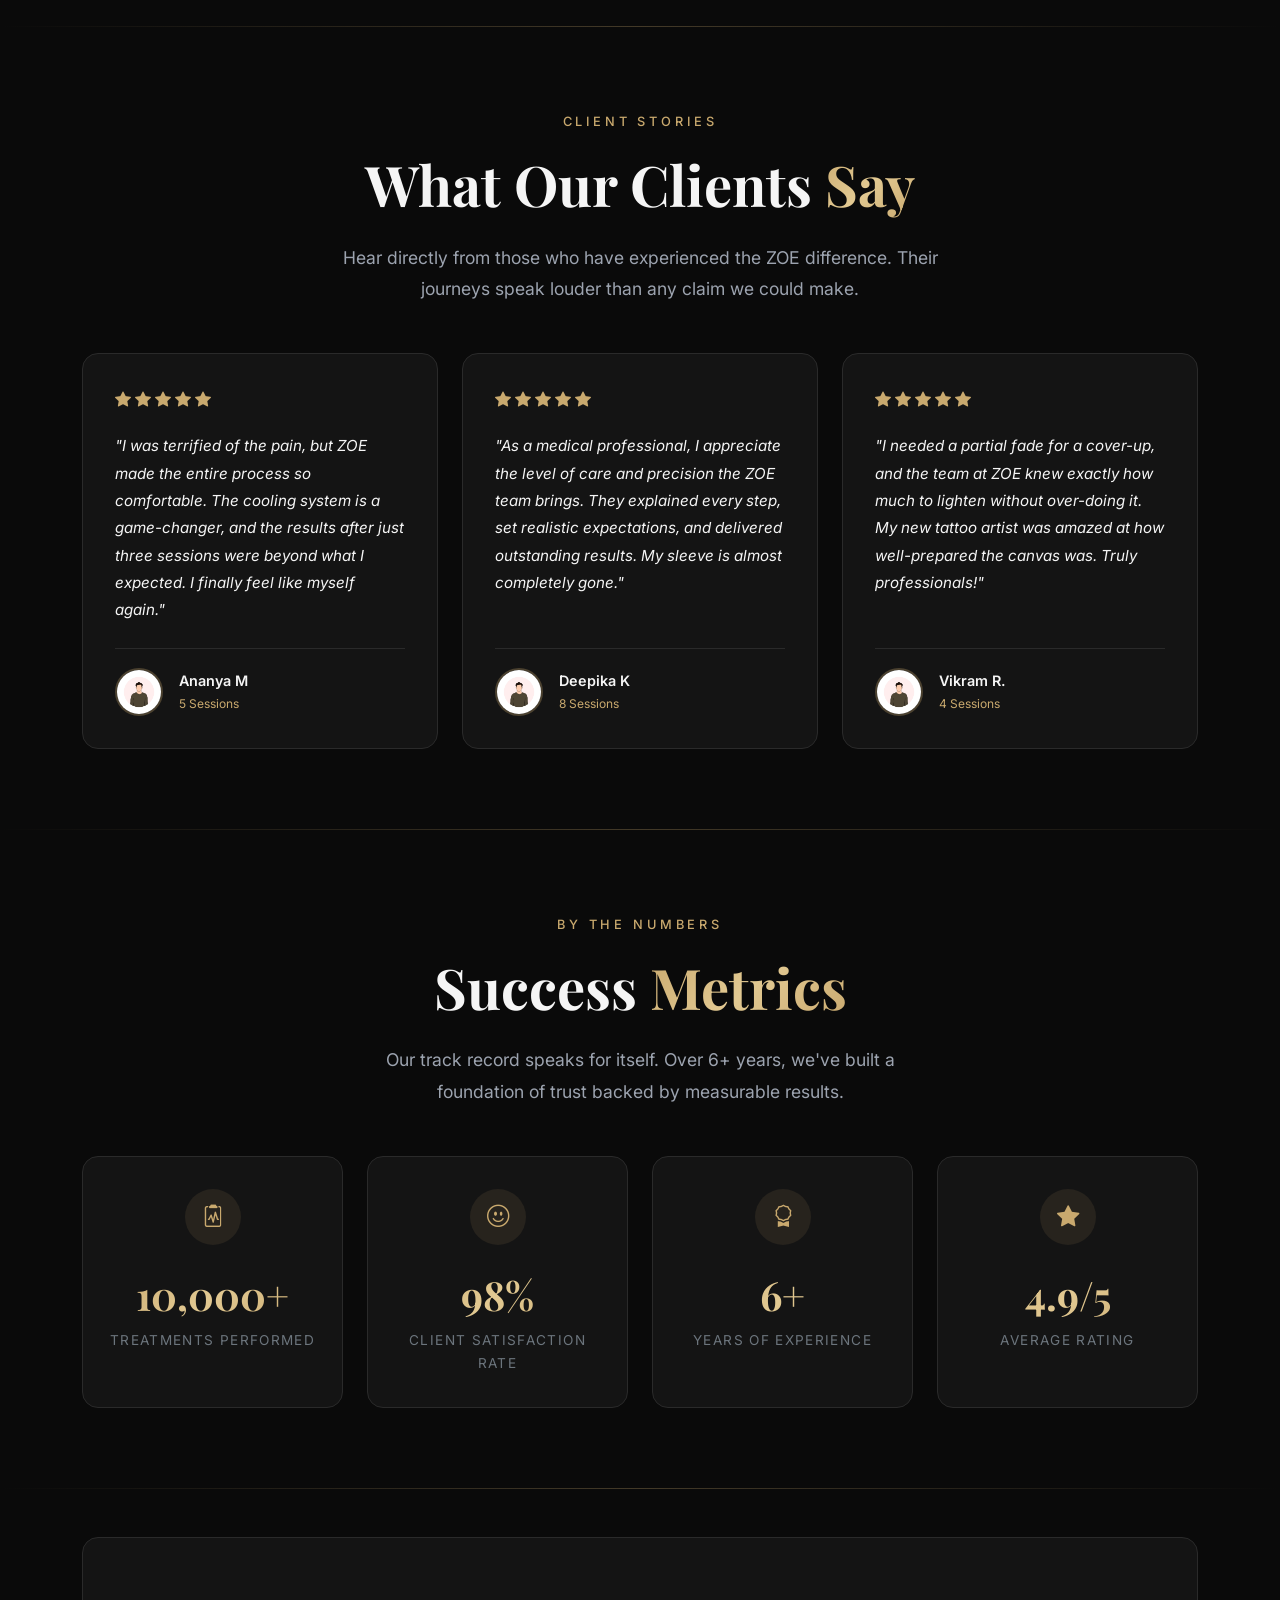
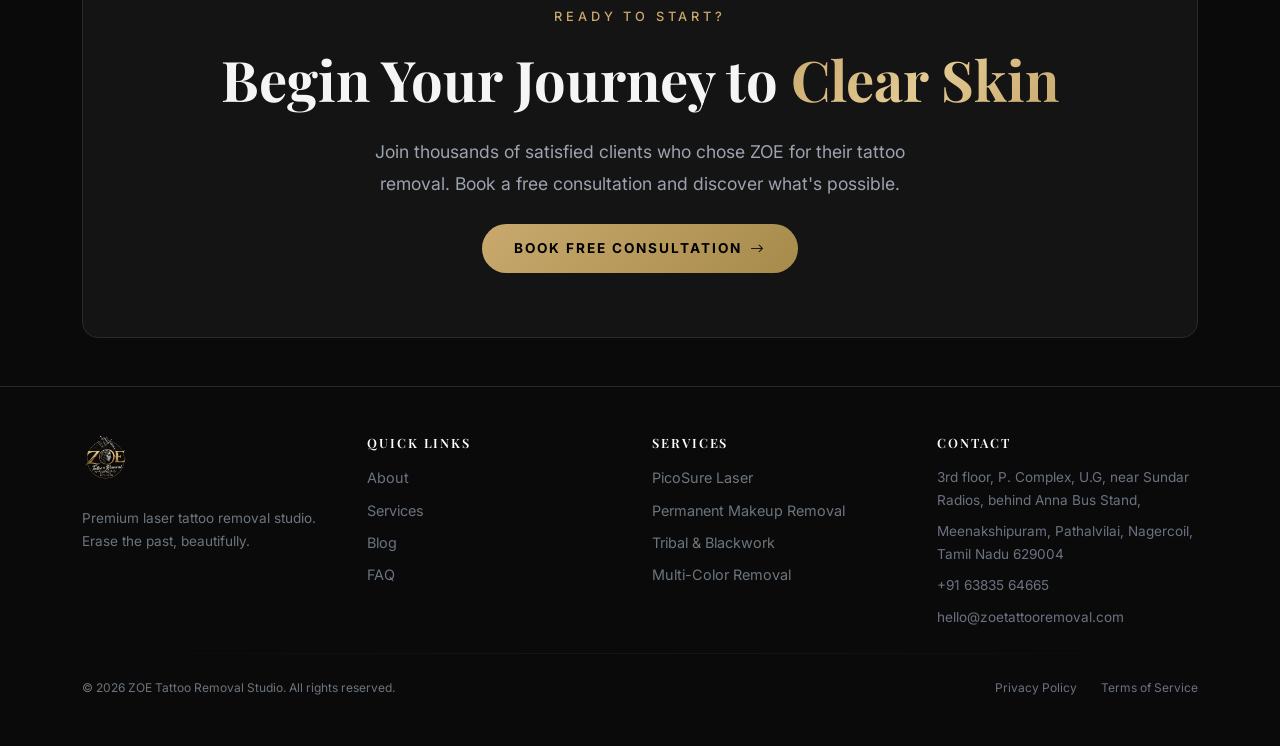
<file: results.html>
<!DOCTYPE html>
<html lang="en">
<head>
  <meta charset="UTF-8">
  <meta name="viewport" content="width=device-width, initial-scale=1.0">
  <title>Results & Testimonials | ZOE Tattoo Removal Studio</title>
  <meta name="description" content="See real before & after results from ZOE Tattoo Removal Studio. Read testimonials from satisfied clients and explore our impressive success metrics.">
<meta name="keywords" content="tattoo removal results, tattoo before and after, laser tattoo removal photos, tattoo fading results, tattoo removal gallery, client testimonials ZOE studio, tattoo portfolio Nagercoil, scar free tattoo removal, tattoo removal success rate, tattoo transformation Tamil Nadu">

  <!-- Favicon -->
<link rel="icon" type="image/png" href="/favicon.png">
<link rel="shortcut icon" type="image/png" href="/favicon.png">
<link rel="apple-touch-icon" href="/favicon.png">

  <!-- Google Fonts -->
  <link rel="preconnect" href="https://fonts.googleapis.com">
  <link rel="preconnect" href="https://fonts.gstatic.com" crossorigin>
  <link href="https://fonts.googleapis.com/css2?family=Inter:wght@300;400;500;600;700&family=Playfair+Display:wght@400;600;700;800&display=swap" rel="stylesheet">

  <!-- Bootstrap 5 CSS -->
  <link href="https://cdn.jsdelivr.net/npm/bootstrap@5.3.3/dist/css/bootstrap.min.css" rel="stylesheet">

  <!-- Bootstrap Icons -->
  <link href="https://cdn.jsdelivr.net/npm/bootstrap-icons@1.11.3/font/bootstrap-icons.min.css" rel="stylesheet">

  <!-- Custom CSS -->
  <link rel="stylesheet" href="css/style.css">
</head>
<body>

  <!-- ========== NAVBAR ========== -->
  <nav class="navbar navbar-expand-lg navbar-dark fixed-top navbar-zoe">
    <div class="container">
      <a class="navbar-brand" href="index.html">
        <img src="images\Zoe logo png.png" alt="ZOE Tattoo Removal Studio" class="brand-logo-img">
      </a>
      <button class="navbar-toggler" type="button" data-bs-toggle="collapse" data-bs-target="#navbarNav" aria-controls="navbarNav" aria-expanded="false" aria-label="Toggle navigation">
        <i class="bi bi-list"></i>
      </button>
      <div class="collapse navbar-collapse" id="navbarNav">
        <ul class="navbar-nav ms-auto align-items-center gap-1">
          <li class="nav-item"><a class="nav-link" href="index.html">Home</a></li>
          <li class="nav-item"><a class="nav-link" href="about.html">About</a></li>
          <li class="nav-item"><a class="nav-link" href="services.html">Services</a></li>
          <li class="nav-item"><a class="nav-link" href="process.html">Process</a></li>
          <li class="nav-item"><a class="nav-link active" href="results.html">Results</a></li>
          <li class="nav-item"><a class="nav-link" href="blogs.html">Blog</a></li>
          <li class="nav-item"><a class="nav-link" href="faq.html">FAQ</a></li>
          <li class="nav-item"><a class="nav-link" href="contact.html">Contact</a></li>
          <li class="nav-item ms-lg-3">
            <a class="btn btn-book" href="contact.html">Book Now</a>
          </li>
        </ul>
      </div>
    </div>
  </nav>

  <!-- ========== PAGE BANNER ========== -->
  <section class="page-banner">
    <div class="page-banner-bg"></div>
    <div class="page-banner-overlay"></div>
    <div class="page-banner-content fade-in-up">
      <h1 class="page-banner-title">Results & <span class="gold-gradient-text">Testimonials</span></h1>
      <div class="page-banner-breadcrumb">
        <a href="index.html">Home</a>
        <span><i class="bi bi-chevron-right" style="font-size:0.65rem;"></i></span>
        <span>Results</span>
      </div>
    </div>
  </section>

  <!-- ========== BEFORE/AFTER RESULTS ========== -->
  <hr class="section-divider">
  <section class="py-5" style="padding-top:5rem!important; padding-bottom:5rem!important;">
    <div class="container">
      <div class="text-center mb-5 fade-in-up">
        <span class="section-label">Real Results</span>
        <h2 class="section-title">See the <span class="gold-gradient-text">Transformation</span></h2>
        <p class="section-subtitle">Our advanced laser technology delivers remarkable results. Every treatment is tailored to your unique ink, skin type, and goals — ensuring the best possible outcome.</p>
      </div>

      <div class="results-img-wrapper fade-in-up">
        <img src="images/before-after.png" alt="Before and After Tattoo Removal Results">
        <div class="results-img-overlay"></div>
        <div class="results-stats-overlay">
          <div class="row g-3">
            <div class="col-md-4 fade-in-up">
              <div class="results-stat-card">
                <div class="mb-2"><i class="bi bi-clock text-gold" style="font-size:1.5rem;"></i></div>
                <div class="text-white fw-bold" style="font-size:1.3rem;">3–10 Sessions</div>
                <div class="text-secondary" style="font-size:0.8rem;">Full Removal</div>
              </div>
            </div>
            <div class="col-md-4 fade-in-up">
              <div class="results-stat-card">
                <div class="mb-2"><i class="bi bi-star-fill text-gold" style="font-size:1.5rem;"></i></div>
                <div class="text-white fw-bold" style="font-size:1.3rem;">95%+</div>
                <div class="text-secondary" style="font-size:0.8rem;">Ink Clearance Rate</div>
              </div>
            </div>
            <div class="col-md-4 fade-in-up">
              <div class="results-stat-card">
                <div class="mb-2"><i class="bi bi-shield-check text-gold" style="font-size:1.5rem;"></i></div>
                <div class="text-white fw-bold" style="font-size:1.3rem;">&lt; 1%</div>
                <div class="text-secondary" style="font-size:0.8rem;">Scarring Incidence</div>
              </div>
            </div>
          </div>
        </div>
      </div>
    </div>
  </section>

  <!-- ========== RESULTS BY TATTOO TYPE ========== -->
  <hr class="section-divider">
  <section class="py-5" style="padding-top:5rem!important; padding-bottom:5rem!important;">
    <div class="container">
      <div class="text-center mb-5 fade-in-up">
        <span class="section-label">Know What to Expect</span>
        <h2 class="section-title">Results by <span class="gold-gradient-text">Tattoo Type</span></h2>
        <p class="section-subtitle">Not all tattoos respond the same way to laser treatment. Explore realistic expectations based on your ink type, density, and technique so you can plan your removal journey with confidence.</p>
      </div>

      <div class="row g-4">
        <!-- Card 1 — Black Ink Tattoos -->
        <div class="col-md-6 col-lg-4 fade-in-up">
          <div class="service-card h-100">
            <div class="service-card-img-wrapper">
              <img src="images/blog-laser-removal.png" alt="Black Ink Tattoo Removal at ZOE Studio" class="service-card-img">
              <div class="service-card-img-overlay"></div>
              <div class="service-card-icon-badge"><i class="bi bi-circle-fill"></i></div>
            </div>
            <h5 class="text-white fw-semibold mb-3">Black Ink Tattoos</h5>
            <p class="text-secondary" style="font-size:0.92rem; line-height:1.7;">Black ink tattoos are the easiest to remove because black pigment absorbs all laser wavelengths efficiently, regardless of the specific wavelength used. Typical sessions range from 3–6 for amateur tattoos and 5–10 for professional work, depending on ink density and depth. Clients can expect a clearance rate of 95% or higher, making black ink the most responsive of any ink type. Most patients see significant fading after just the first few sessions, with near-complete removal achievable for the majority of cases.</p>
          </div>
        </div>

        <!-- Card 2 — Multi-Colored Tattoos -->
        <div class="col-md-6 col-lg-4 fade-in-up">
          <div class="service-card h-100">
            <div class="service-card-img-wrapper">
              <img src="images/service-dual-tech.png" alt="Multi-Colored Tattoo Removal at ZOE Studio" class="service-card-img">
              <div class="service-card-img-overlay"></div>
              <div class="service-card-icon-badge"><i class="bi bi-palette"></i></div>
            </div>
            <h5 class="text-white fw-semibold mb-3">Multi-Colored Tattoos</h5>
            <p class="text-secondary" style="font-size:0.92rem; line-height:1.7;">Multi-colored tattoos require multiple wavelengths per session because each color responds differently to laser energy. Blacks and dark tones fade first, followed by reds and oranges, while blues and greens typically take the longest to clear. Typical sessions range from 8–15, using a sequential clearance approach that targets one color group at a time. Patience is essential, but our multi-wavelength technology ensures every hue is addressed systematically for the best possible outcome.</p>
          </div>
        </div>

        <!-- Card 3 — Cosmetic & Permanent Makeup -->
        <div class="col-md-6 col-lg-4 fade-in-up">
          <div class="service-card h-100">
            <div class="service-card-img-wrapper">
              <img src="images/blog-cosmetic-removal.png" alt="Cosmetic & Permanent Makeup Removal at ZOE Studio" class="service-card-img">
              <div class="service-card-img-overlay"></div>
              <div class="service-card-icon-badge"><i class="bi bi-heart"></i></div>
            </div>
            <h5 class="text-white fw-semibold mb-3">Cosmetic &amp; Permanent Makeup</h5>
            <p class="text-secondary" style="font-size:0.92rem; line-height:1.7;">Cosmetic tattoos and permanent makeup require delicate handling due to their placement on sensitive facial skin and the unique composition of the pigments used. Microblading pigments may darken initially before they begin to fade, which is a normal part of the process. Lower energy settings are used to protect the delicate skin while still achieving effective ink fragmentation. Typical sessions range from 3–6, and a test patch is always performed first to gauge how the pigment will respond.</p>
          </div>
        </div>

        <!-- Card 4 — Tribal & Blackwork -->
        <div class="col-md-6 col-lg-4 fade-in-up">
          <div class="service-card h-100">
            <div class="service-card-img-wrapper">
              <img src="images/tattoo-tribal.png" alt="Tribal & Blackwork Tattoo Removal at ZOE Studio" class="service-card-img">
              <div class="service-card-img-overlay"></div>
              <div class="service-card-icon-badge"><i class="bi bi-square-fill"></i></div>
            </div>
            <h5 class="text-white fw-semibold mb-3">Tribal &amp; Blackwork</h5>
            <p class="text-secondary" style="font-size:0.92rem; line-height:1.7;">Tribal and blackwork tattoos feature dense ink saturation, which means more sessions are needed compared to standard black ink tattoos — but black pigment still responds well to all laser wavelengths. Full sleeves or large-scale blackwork may take 12–20+ sessions for significant clearance due to the sheer volume of ink deposited in the skin. The good news is that patients typically notice significant visible fading after each session, which helps maintain motivation throughout the process. A clearance rate of 90% or higher is achievable with consistent treatment.</p>
          </div>
        </div>

        <!-- Card 5 — Cover-Up Tattoos -->
        <div class="col-md-6 col-lg-4 fade-in-up">
          <div class="service-card h-100">
            <div class="service-card-img-wrapper">
              <img src="images/service-coverup.png" alt="Cover-Up Tattoo Removal at ZOE Studio" class="service-card-img">
              <div class="service-card-img-overlay"></div>
              <div class="service-card-icon-badge"><i class="bi bi-layers"></i></div>
            </div>
            <h5 class="text-white fw-semibold mb-3">Cover-Up Tattoos</h5>
            <p class="text-secondary" style="font-size:0.92rem; line-height:1.7;">Cover-up tattoos present a unique challenge because they involve double ink density — the original tattoo underneath plus the cover-up artwork on top. This requires patience and a strategic approach, as both layers of ink need to be treated for effective removal. Typical sessions range from 10–18, and it is common for the original ink to resurface as the cover-up layer fades first. Understanding this process upfront helps set realistic expectations and ensures you stay committed to achieving the clear skin you want.</p>
          </div>
        </div>

        <!-- Card 6 — Amateur / Stick-and-Poke -->
        <div class="col-md-6 col-lg-4 fade-in-up">
          <div class="service-card h-100">
            <div class="service-card-img-wrapper">
              <img src="images/tattoo-fineline.png" alt="Amateur / Stick-and-Poke Tattoo Removal at ZOE Studio" class="service-card-img">
              <div class="service-card-img-overlay"></div>
              <div class="service-card-icon-badge"><i class="bi bi-hand-index"></i></div>
            </div>
            <h5 class="text-white fw-semibold mb-3">Amateur / Stick-and-Poke</h5>
            <p class="text-secondary" style="font-size:0.92rem; line-height:1.7;">Amateur and stick-and-poke tattoos are among the easiest to remove due to their shallow, inconsistent ink placement by non-professional hands. The pigment is typically deposited at varying depths and with less density than professional tattoos, making it far more accessible to laser energy. Typical sessions range from just 2–5, and many clients see dramatic improvement after only one or two treatments. These tattoos are excellent candidates for full clearance, often achieving complete removal in a fraction of the time required for professional work.</p>
          </div>
        </div>
      </div>
    </div>
  </section>

  <!-- ========== TESTIMONIALS ========== -->
  <hr class="section-divider">
  <section class="py-5" style="padding-top:5rem!important; padding-bottom:5rem!important;">
    <div class="container">
      <div class="text-center mb-5 fade-in-up">
        <span class="section-label">Client Stories</span>
        <h2 class="section-title">What Our Clients <span class="gold-gradient-text">Say</span></h2>
        <p class="section-subtitle">Hear directly from those who have experienced the ZOE difference. Their journeys speak louder than any claim we could make.</p>
      </div>

      <div class="row g-4">
        <!-- Testimonial 1 — Sarah M. -->
        <div class="col-lg-4 fade-in-up">
          <div class="testimonial-card">
            <div class="testimonial-stars">
              <i class="bi bi-star-fill"></i>
              <i class="bi bi-star-fill"></i>
              <i class="bi bi-star-fill"></i>
              <i class="bi bi-star-fill"></i>
              <i class="bi bi-star-fill"></i>
            </div>
            <p class="testimonial-text">"I was terrified of the pain, but ZOE made the entire process so comfortable. The cooling system is a game-changer, and the results after just three sessions were beyond what I expected. I finally feel like myself again."</p>
            <div class="testimonial-author">
              <img src="images\profile.png" alt="Sarah M." class="testimonial-avatar">
              <div>
                <div class="testimonial-name">Ananya M</div>
                <div class="testimonial-role">5 Sessions</div>
              </div>
            </div>
          </div>
        </div>

        <!-- Testimonial 2 — Dr. James K. -->
        <div class="col-lg-4 fade-in-up">
          <div class="testimonial-card">
            <div class="testimonial-stars">
              <i class="bi bi-star-fill"></i>
              <i class="bi bi-star-fill"></i>
              <i class="bi bi-star-fill"></i>
              <i class="bi bi-star-fill"></i>
              <i class="bi bi-star-fill"></i>
            </div>
            <p class="testimonial-text">"As a medical professional, I appreciate the level of care and precision the ZOE team brings. They explained every step, set realistic expectations, and delivered outstanding results. My sleeve is almost completely gone."</p>
            <div class="testimonial-author">
              <img src="images\profile.png" alt="Dr. James K." class="testimonial-avatar">
              <div>
                <div class="testimonial-name">Deepika K</div>
                <div class="testimonial-role">8 Sessions</div>
              </div>
            </div>
          </div>
        </div>

        <!-- Testimonial 3 — Alex R. -->
        <div class="col-lg-4 fade-in-up">
          <div class="testimonial-card">
            <div class="testimonial-stars">
              <i class="bi bi-star-fill"></i>
              <i class="bi bi-star-fill"></i>
              <i class="bi bi-star-fill"></i>
              <i class="bi bi-star-fill"></i>
              <i class="bi bi-star-fill"></i>
            </div>
            <p class="testimonial-text">"I needed a partial fade for a cover-up, and the team at ZOE knew exactly how much to lighten without over-doing it. My new tattoo artist was amazed at how well-prepared the canvas was. Truly professionals!"</p>
            <div class="testimonial-author">
              <img src="images\profile.png" alt="Alex R." class="testimonial-avatar">
              <div>
                <div class="testimonial-name">Vikram R.</div>
                <div class="testimonial-role">4 Sessions</div>
              </div>
            </div>
          </div>
        </div>
      </div>
    </div>
  </section>

  <!-- ========== SUCCESS METRICS ========== -->
  <hr class="section-divider">
  <section class="py-5" style="padding-top:5rem!important; padding-bottom:5rem!important;">
    <div class="container">
      <div class="text-center mb-5 fade-in-up">
        <span class="section-label">By the Numbers</span>
        <h2 class="section-title">Success <span class="gold-gradient-text">Metrics</span></h2>
        <p class="section-subtitle">Our track record speaks for itself. Over 6+ years, we've built a foundation of trust backed by measurable results.</p>
      </div>

      <div class="row g-4">
        <!-- Metric 1 -->
        <div class="col-md-6 col-lg-3 fade-in-up">
          <div class="text-center" style="background: var(--dark-card); border: 1px solid var(--dark-border); border-radius: 1rem; padding: 2rem 1.5rem; height: 100%; transition: all 0.5s ease;">
            <div class="mb-3">
              <div style="width:56px;height:56px;border-radius:50%;background:rgba(201,169,110,0.1);display:inline-flex;align-items:center;justify-content:center;">
                <i class="bi bi-clipboard2-pulse text-gold" style="font-size:1.4rem;"></i>
              </div>
            </div>
            <div class="gold-gradient-text fw-bold" style="font-size:2.5rem;font-family:var(--font-heading);">10,000+</div>
            <div class="text-secondary" style="font-size:0.85rem;letter-spacing:0.1em;text-transform:uppercase;">Treatments Performed</div>
          </div>
        </div>

        <!-- Metric 2 -->
        <div class="col-md-6 col-lg-3 fade-in-up">
          <div class="text-center" style="background: var(--dark-card); border: 1px solid var(--dark-border); border-radius: 1rem; padding: 2rem 1.5rem; height: 100%; transition: all 0.5s ease;">
            <div class="mb-3">
              <div style="width:56px;height:56px;border-radius:50%;background:rgba(201,169,110,0.1);display:inline-flex;align-items:center;justify-content:center;">
                <i class="bi bi-emoji-smile text-gold" style="font-size:1.4rem;"></i>
              </div>
            </div>
            <div class="gold-gradient-text fw-bold" style="font-size:2.5rem;font-family:var(--font-heading);">98%</div>
            <div class="text-secondary" style="font-size:0.85rem;letter-spacing:0.1em;text-transform:uppercase;">Client Satisfaction Rate</div>
          </div>
        </div>

        <!-- Metric 3 -->
        <div class="col-md-6 col-lg-3 fade-in-up">
          <div class="text-center" style="background: var(--dark-card); border: 1px solid var(--dark-border); border-radius: 1rem; padding: 2rem 1.5rem; height: 100%; transition: all 0.5s ease;">
            <div class="mb-3">
              <div style="width:56px;height:56px;border-radius:50%;background:rgba(201,169,110,0.1);display:inline-flex;align-items:center;justify-content:center;">
                <i class="bi bi-award text-gold" style="font-size:1.4rem;"></i>
              </div>
            </div>
            <div class="gold-gradient-text fw-bold" style="font-size:2.5rem;font-family:var(--font-heading);">6+</div>
            <div class="text-secondary" style="font-size:0.85rem;letter-spacing:0.1em;text-transform:uppercase;">Years of Experience</div>
          </div>
        </div>

        <!-- Metric 4 -->
        <div class="col-md-6 col-lg-3 fade-in-up">
          <div class="text-center" style="background: var(--dark-card); border: 1px solid var(--dark-border); border-radius: 1rem; padding: 2rem 1.5rem; height: 100%; transition: all 0.5s ease;">
            <div class="mb-3">
              <div style="width:56px;height:56px;border-radius:50%;background:rgba(201,169,110,0.1);display:inline-flex;align-items:center;justify-content:center;">
                <i class="bi bi-star-fill text-gold" style="font-size:1.4rem;"></i>
              </div>
            </div>
            <div class="gold-gradient-text fw-bold" style="font-size:2.5rem;font-family:var(--font-heading);">4.9/5</div>
            <div class="text-secondary" style="font-size:0.85rem;letter-spacing:0.1em;text-transform:uppercase;">Average Rating</div>
          </div>
        </div>
      </div>
    </div>
  </section>

  <!-- ========== CTA SECTION ========== -->
  <hr class="section-divider">
  <section class="py-5" style="padding:5rem 0;">
    <div class="container">
      <div class="text-center fade-in-up" style="background: var(--dark-card); border: 1px solid var(--dark-border); border-radius: 1rem; padding: 4rem 2rem;">
        <span class="section-label">Ready to Start?</span>
        <h2 class="section-title mt-3">Begin Your Journey to <span class="gold-gradient-text">Clear Skin</span></h2>
        <p class="section-subtitle mx-auto mb-4">Join thousands of satisfied clients who chose ZOE for their tattoo removal. Book a free consultation and discover what's possible.</p>
        <a href="contact.html" class="btn btn-gold">Book Free Consultation <i class="bi bi-arrow-right"></i></a>
      </div>
    </div>
  </section>

  <!-- ========== WHATSAPP FLOAT ========== -->
  <a href="https://wa.me/916383564665?text=Hi%20ZOE%20Studio!%20I'd%20like%20to%20learn%20more%20about%20tattoo%20removal." class="whatsapp-float" target="_blank" rel="noopener noreferrer" aria-label="Chat on WhatsApp">
    <svg viewBox="0 0 32 32" xmlns="http://www.w3.org/2000/svg"><path d="M16.004 0h-.008C7.174 0 0 7.176 0 16.004c0 3.5 1.132 6.744 3.054 9.378L1.054 31.29l6.118-1.962A15.9 15.9 0 0016.004 32C24.826 32 32 24.826 32 16.004 32 7.176 24.826 0 16.004 0zm9.31 22.606c-.39 1.1-1.932 2.014-3.17 2.282-.846.18-1.95.324-5.67-1.218-4.762-1.97-7.826-6.81-8.064-7.126-.23-.316-1.928-2.568-1.928-4.896s1.22-3.474 1.654-3.95c.39-.432.876-.576 1.164-.576.316 0 .632.004.908.016.308.014.722-.118 1.128.86.432 1.04 1.47 3.594 1.598 3.852.128.258.216.558.044.9-.168.348-.252.564-.504.87-.252.3-.53.674-.756.904-.252.252-.514.524-.22 1.026.292.504 1.302 2.146 2.794 3.474 1.92 1.71 3.542 2.242 4.054 2.498.508.258.806.216 1.1-.132.3-.348 1.27-1.48 1.608-1.988.336-.508.672-.424 1.132-.254.46.168 2.924 1.38 3.424 1.632.504.258.836.384.964.576.126.192.126 1.114-.264 2.216z"/></svg>
  </a>
  <div class="whatsapp-tooltip">Chat with us on WhatsApp</div>

  <!-- ========== FOOTER ========== -->
  <footer class="footer">
    <div class="container py-5">
      <div class="row g-4">
        <div class="col-lg-3 mb-3">
          <div class="d-flex align-items-center gap-3 mb-3">
            <img src="images\Zoe logo png.png" alt="ZOE Tattoo Removal Studio" class="footer-logo-img">
          </div>
          <p class="text-secondary" style="font-size:0.85rem; line-height:1.7;">Premium laser tattoo removal studio. Erase the past, beautifully.</p>
        </div>
        <div class="col-6 col-lg-3">
          <h6 class="text-white fw-semibold mb-3" style="font-size:0.8rem; letter-spacing:0.15em; text-transform:uppercase;">Quick Links</h6>
          <div class="d-flex flex-column gap-2">
            <a href="about.html">About</a>
            <a href="services.html">Services</a>
            <a href="blogs.html">Blog</a>
            <a href="faq.html">FAQ</a>
          </div>
        </div>
        <div class="col-6 col-lg-3">
          <h6 class="text-white fw-semibold mb-3" style="font-size:0.8rem; letter-spacing:0.15em; text-transform:uppercase;">Services</h6>
          <div class="d-flex flex-column gap-2">
            <span class="text-secondary" style="font-size:0.9rem;">PicoSure Laser</span>
            <span class="text-secondary" style="font-size:0.9rem;">Permanent Makeup Removal</span>
            <span class="text-secondary" style="font-size:0.9rem;">Tribal & Blackwork</span>
            <span class="text-secondary" style="font-size:0.9rem;">Multi-Color Removal</span>
          </div>
        </div>
        <div class="col-lg-3">
          <h6 class="text-white fw-semibold mb-3" style="font-size:0.8rem; letter-spacing:0.15em; text-transform:uppercase;">Contact</h6>
          <div class="d-flex flex-column gap-2" style="font-size:0.85rem; color:var(--text-muted);">
            <span>3rd floor, P. Complex, U.G, near Sundar Radios, behind Anna Bus Stand,</span>
            <span>Meenakshipuram, Pathalvilai, Nagercoil, Tamil Nadu 629004</span>
            <span>+91 63835 64665</span>
            <span>hello@zoetattooremoval.com</span>
          </div>
        </div>
      </div>
      <hr class="footer-divider my-4">
      <div class="d-flex flex-column flex-sm-row justify-content-between align-items-center gap-3">
        <p class="text-secondary mb-0" style="font-size:0.75rem;">&copy; 2026 ZOE Tattoo Removal Studio. All rights reserved.</p>
        <div class="d-flex gap-4">
          <a href="#" style="font-size:0.75rem;">Privacy Policy</a>
          <a href="#" style="font-size:0.75rem;">Terms of Service</a>
        </div>
      </div>
    </div>
  </footer>

  <!-- Bootstrap 5 JS -->
  <script src="https://cdn.jsdelivr.net/npm/bootstrap@5.3.3/dist/js/bootstrap.bundle.min.js"></script>
  <!-- Custom JS -->
  <script src="js/main.js"></script>
</body>
</html>
</file>
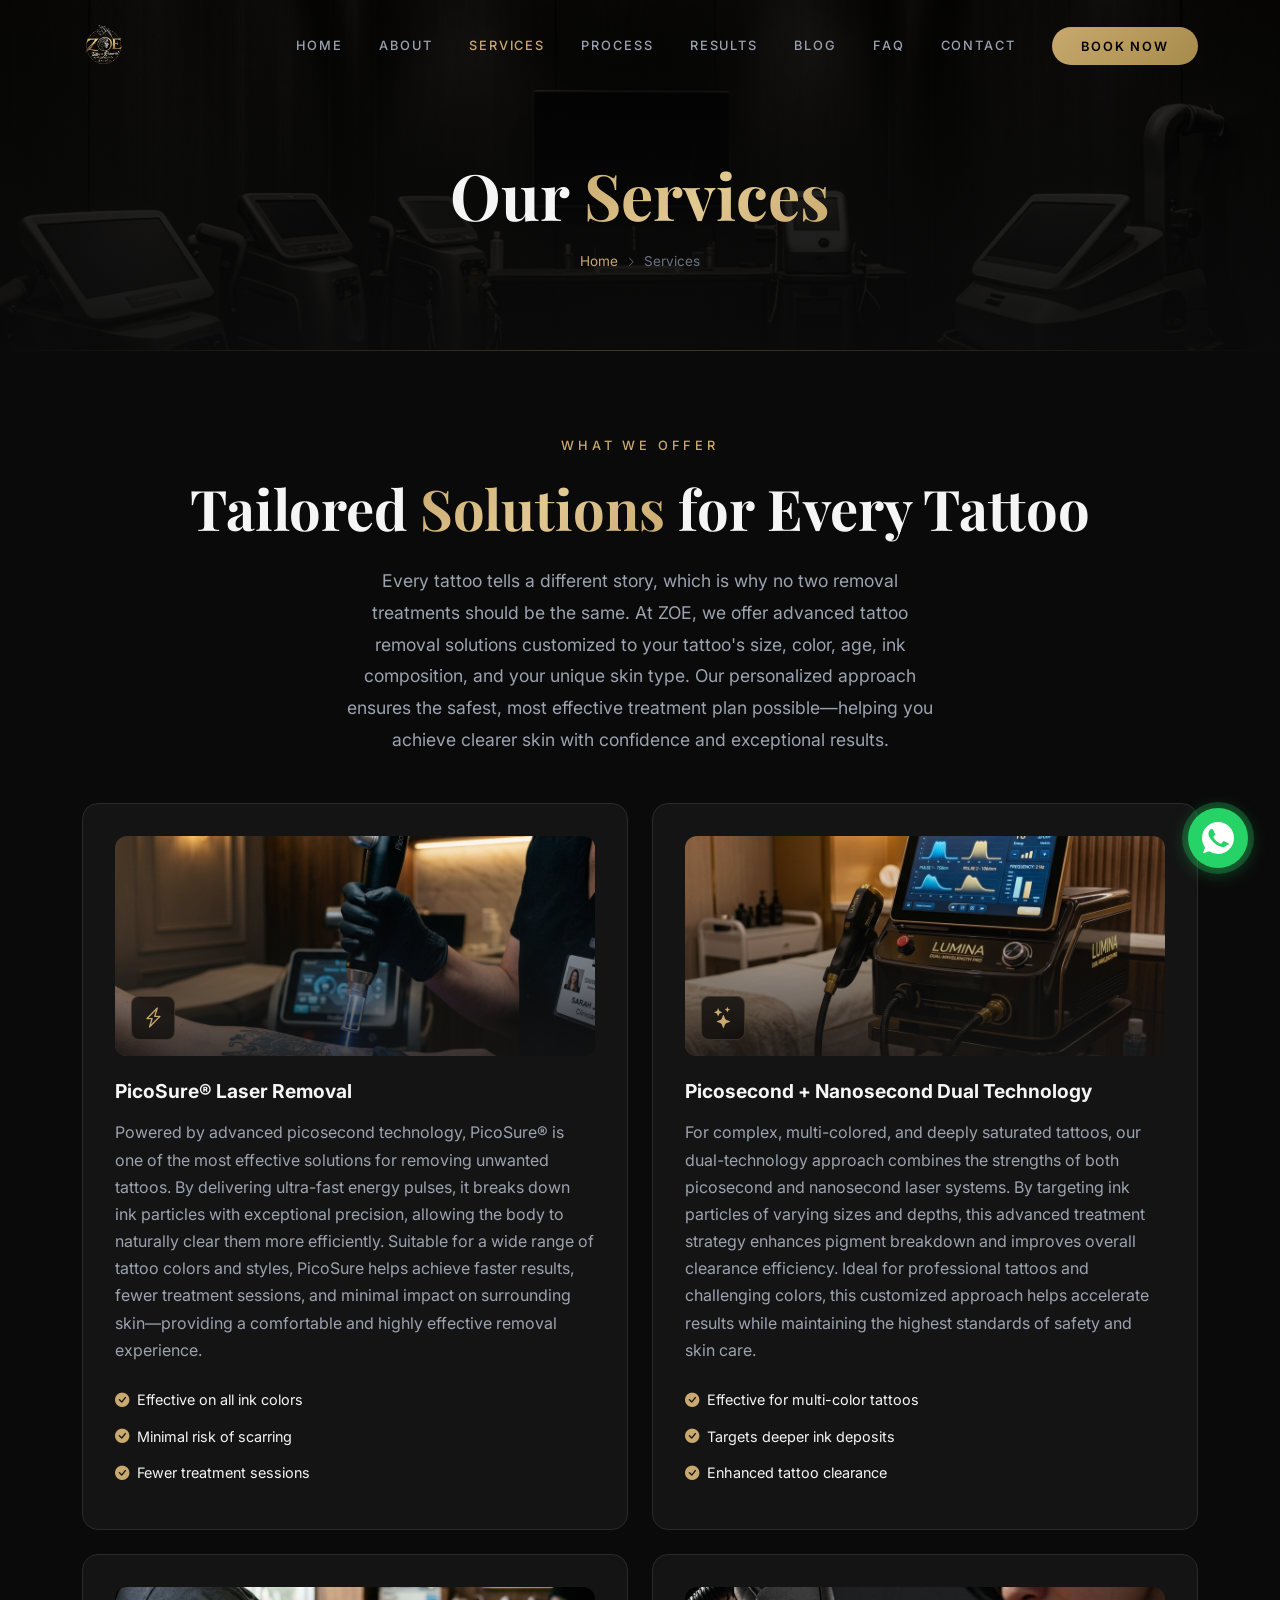
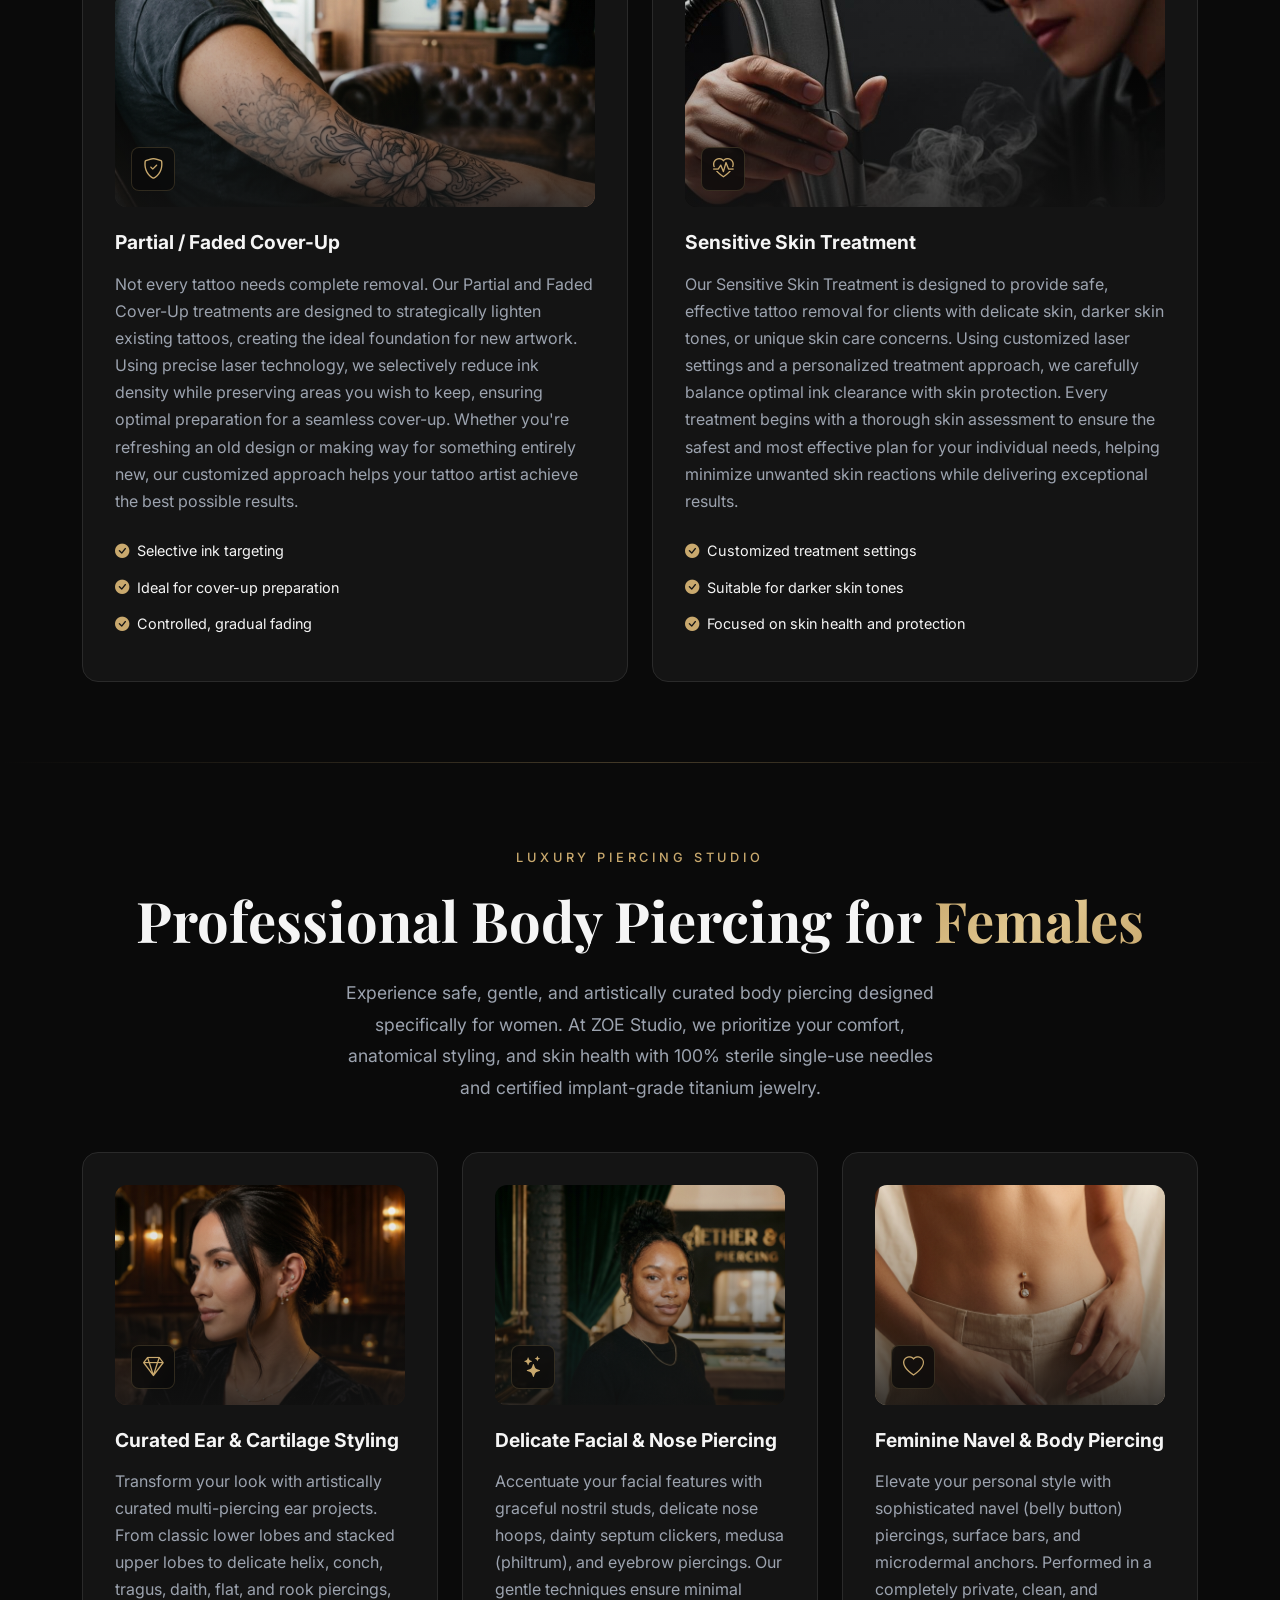
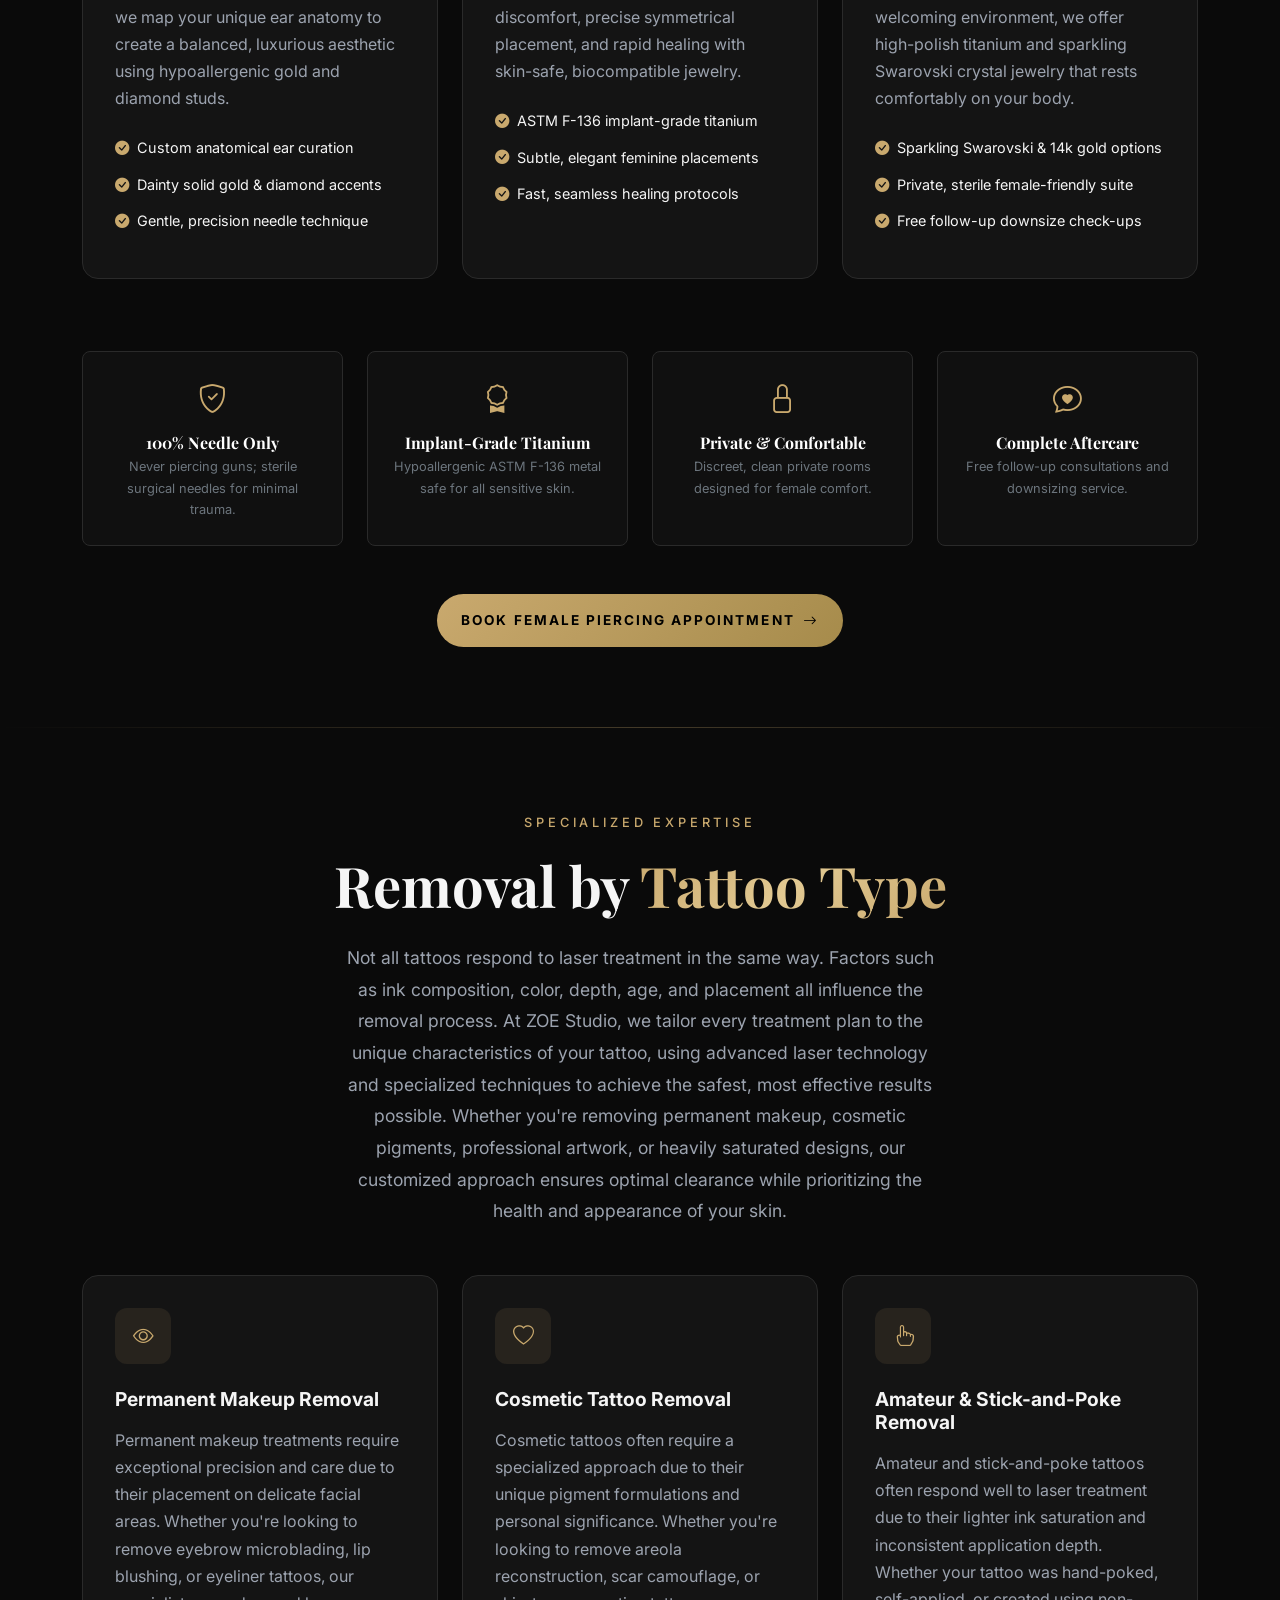
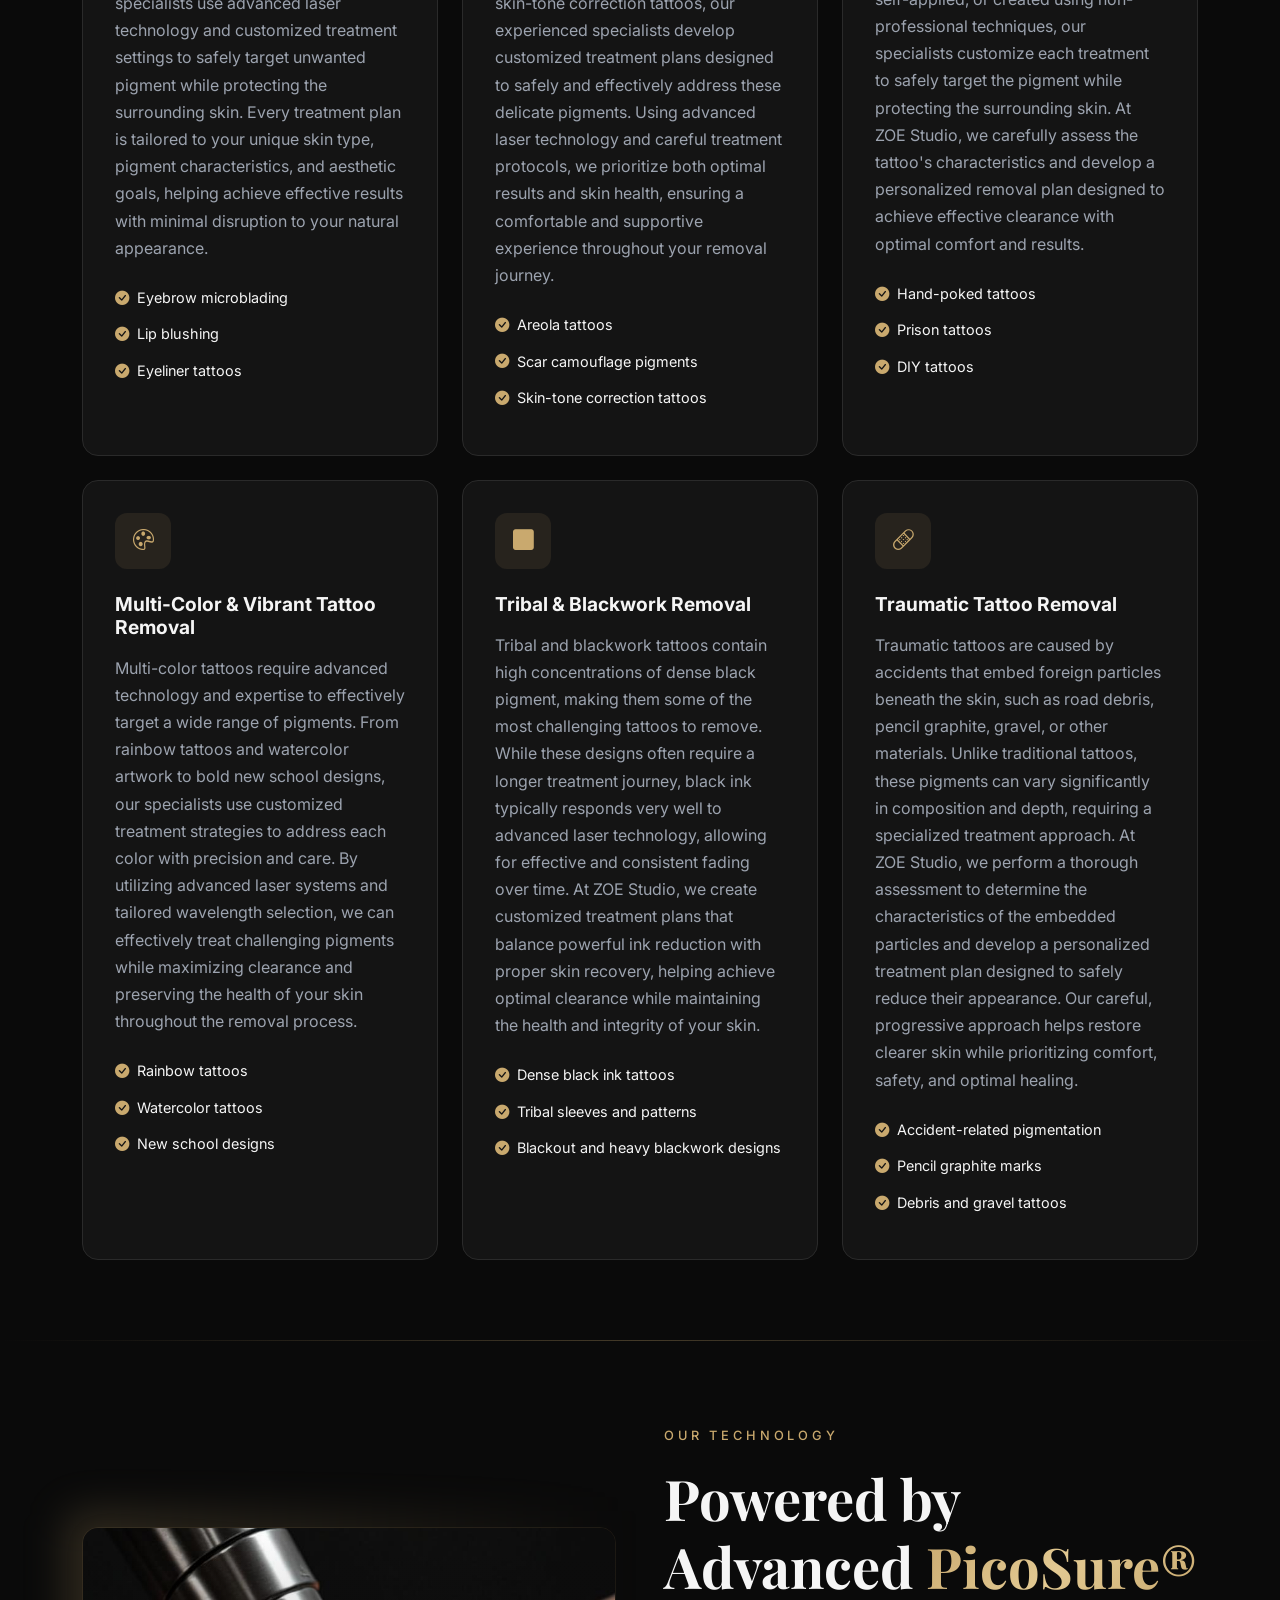
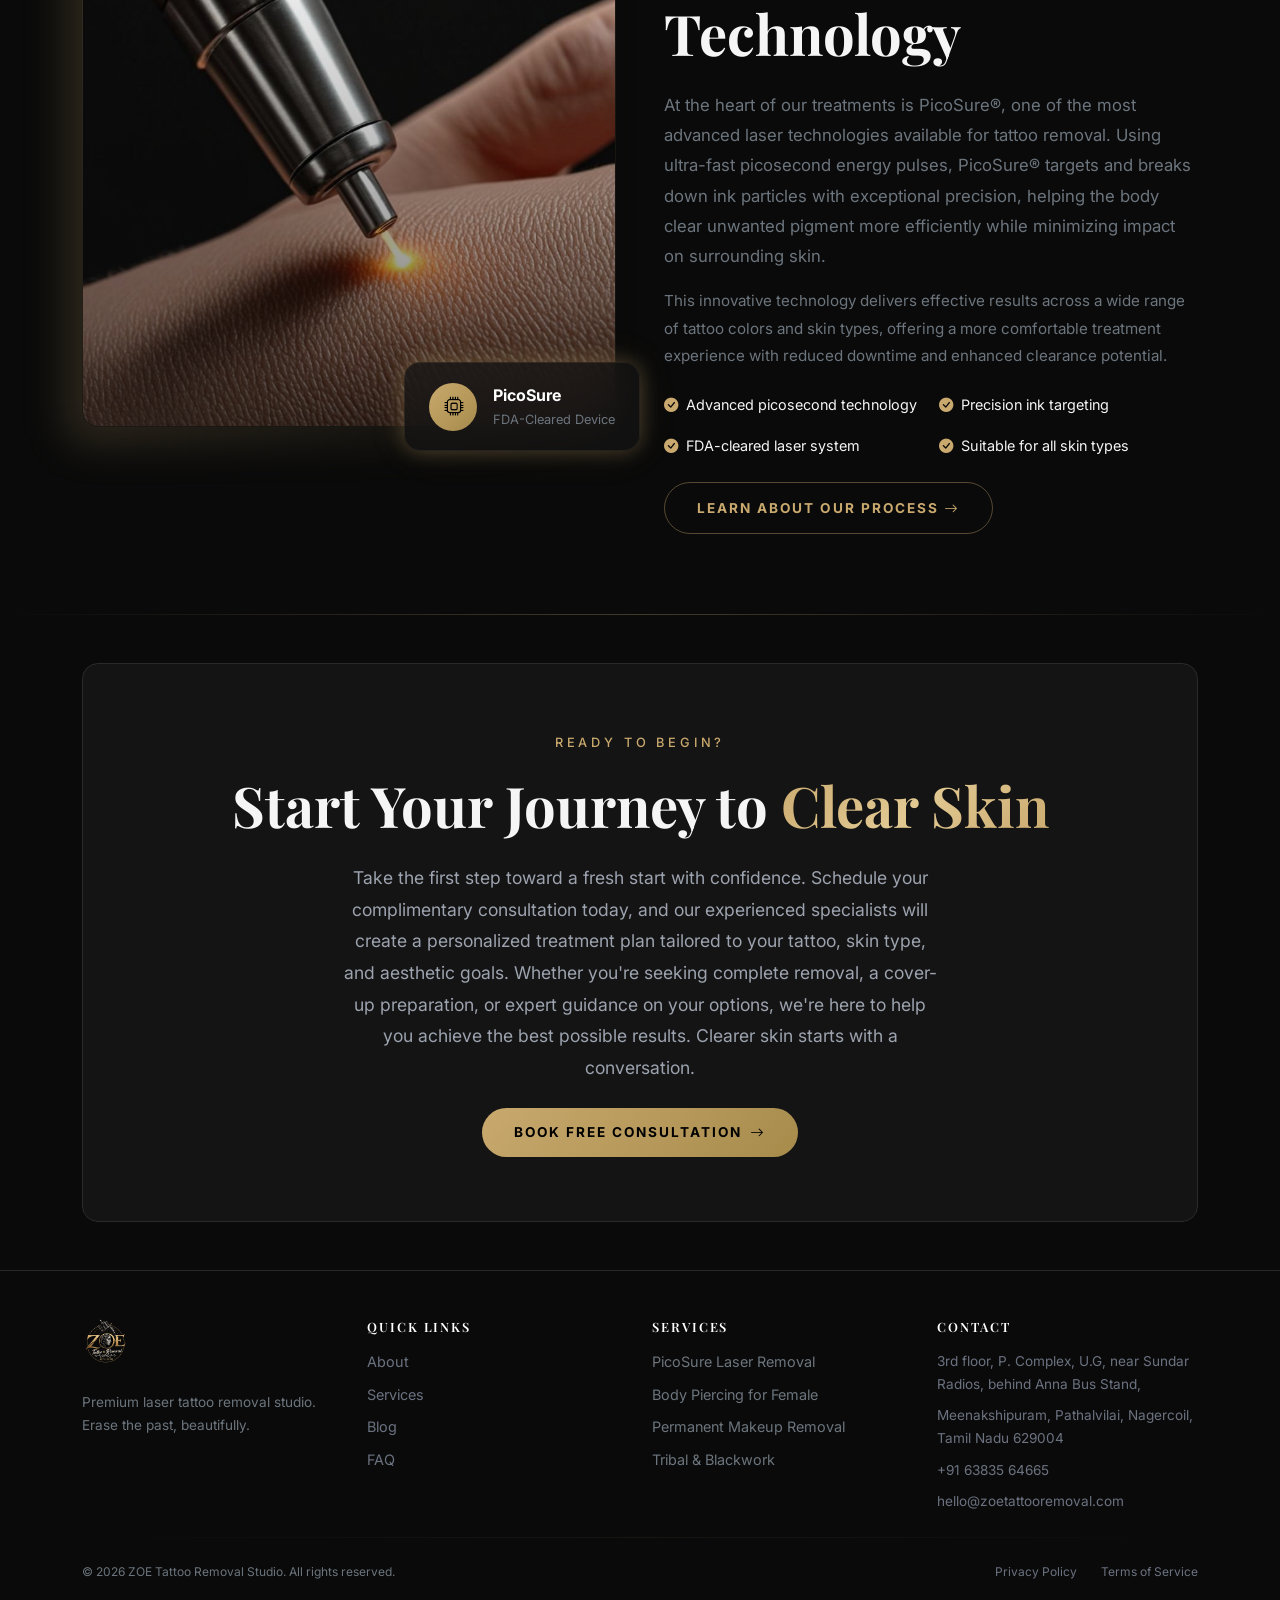
<file: services.html>
<!DOCTYPE html>
<html lang="en">
<head>
  <meta charset="UTF-8">
  <meta name="viewport" content="width=device-width, initial-scale=1.0">
  <title>Services — Laser Tattoo Removal & Female Body Piercing | ZOE Studio</title>
  <meta name="description" content="Explore ZOE Studio's premium services: PicoSure laser tattoo removal, custom tattoos, and professional body piercing for females with sterile needle techniques and titanium jewelry.">
  <meta name="keywords" content="female body piercing, ear piercing for women, nostril piercing, navel piercing, cartilage piercing Nagercoil, PicoSure laser tattoo removal, dual wavelength laser, tattoo cover up prep, safe laser treatment Nagercoil, ZOE tattoo studio">

  <!-- Favicon -->
<link rel="icon" type="image/png" href="/favicon.png">
<link rel="shortcut icon" type="image/png" href="/favicon.png">
<link rel="apple-touch-icon" href="/favicon.png">

  <!-- Google Fonts -->
  <link rel="preconnect" href="https://fonts.googleapis.com">
  <link rel="preconnect" href="https://fonts.gstatic.com" crossorigin>
  <link href="https://fonts.googleapis.com/css2?family=Inter:wght@300;400;500;600;700&family=Playfair+Display:wght@400;600;700;800&display=swap" rel="stylesheet">

  <!-- Bootstrap 5 CSS -->
  <link href="https://cdn.jsdelivr.net/npm/bootstrap@5.3.3/dist/css/bootstrap.min.css" rel="stylesheet">

  <!-- Bootstrap Icons -->
  <link href="https://cdn.jsdelivr.net/npm/bootstrap-icons@1.11.3/font/bootstrap-icons.min.css" rel="stylesheet">

  <!-- Custom CSS -->
  <link rel="stylesheet" href="css/style.css">
</head>
<body>

  <!-- ========== NAVBAR ========== -->
  <nav class="navbar navbar-expand-lg navbar-dark fixed-top navbar-zoe">
    <div class="container">
      <a class="navbar-brand" href="index.html">
        <img src="images\Zoe logo png.png" alt="ZOE Tattoo Removal Studio" class="brand-logo-img">
      </a>
      <button class="navbar-toggler" type="button" data-bs-toggle="collapse" data-bs-target="#navbarNav" aria-controls="navbarNav" aria-expanded="false" aria-label="Toggle navigation">
        <i class="bi bi-list"></i>
      </button>
      <div class="collapse navbar-collapse" id="navbarNav">
        <ul class="navbar-nav ms-auto align-items-center gap-1">
          <li class="nav-item"><a class="nav-link" href="index.html">Home</a></li>
          <li class="nav-item"><a class="nav-link" href="about.html">About</a></li>
          <li class="nav-item"><a class="nav-link active" href="services.html">Services</a></li>
          <li class="nav-item"><a class="nav-link" href="process.html">Process</a></li>
          <li class="nav-item"><a class="nav-link" href="results.html">Results</a></li>
          <li class="nav-item"><a class="nav-link" href="blogs.html">Blog</a></li>
          <li class="nav-item"><a class="nav-link" href="faq.html">FAQ</a></li>
          <li class="nav-item"><a class="nav-link" href="contact.html">Contact</a></li>
          <li class="nav-item ms-lg-3">
            <a class="btn btn-book" href="contact.html">Book Now</a>
          </li>
        </ul>
      </div>
    </div>
  </nav>

  <!-- ========== PAGE BANNER ========== -->
  <section class="page-banner">
    <div class="page-banner-bg"></div>
    <div class="page-banner-overlay"></div>
    <div class="page-banner-content fade-in-up">
      <h1 class="page-banner-title">Our <span class="gold-gradient-text">Services</span></h1>
      <div class="page-banner-breadcrumb">
        <a href="index.html">Home</a>
        <span><i class="bi bi-chevron-right" style="font-size:0.65rem;"></i></span>
        <span>Services</span>
      </div>
    </div>
  </section>

  <!-- ========== SERVICES SECTION ========== -->
  <hr class="section-divider">
  <section class="py-5" style="padding-top:5rem!important; padding-bottom:5rem!important;">
    <div class="container">
      <div class="text-center mb-5 fade-in-up">
        <span class="section-label">What We Offer</span>
        <h2 class="section-title">Tailored <span class="gold-gradient-text">Solutions</span> for Every Tattoo</h2>
        <p class="section-subtitle">Every tattoo tells a different story, which is why no two removal treatments should be the same. At ZOE, we offer advanced tattoo removal solutions customized to your tattoo's size, color, age, ink composition, and your unique skin type. Our personalized approach ensures the safest, most effective treatment plan possible—helping you achieve clearer skin with confidence and exceptional results.</p>
      </div>

      <div class="row g-4">
        <!-- Service 1: PicoSure Laser Removal -->
        <div class="col-md-6 fade-in-up">
          <div class="service-card">
            <div class="service-card-img-wrapper">
              <img src="images/service-picosure.png" alt="PicoSure® Laser Removal at ZOE Studio" class="service-card-img">
              <div class="service-card-img-overlay"></div>
              <div class="service-card-icon-badge"><i class="bi bi-lightning-charge" style="font-size:1.3rem;"></i></div>
            </div>
            <h3>PicoSure® Laser Removal</h3>
            <p>Powered by advanced picosecond technology, PicoSure® is one of the most effective solutions for removing unwanted tattoos. By delivering ultra-fast energy pulses, it breaks down ink particles with exceptional precision, allowing the body to naturally clear them more efficiently. Suitable for a wide range of tattoo colors and styles, PicoSure helps achieve faster results, fewer treatment sessions, and minimal impact on surrounding skin—providing a comfortable and highly effective removal experience.</p>
            <div class="feature-check"><i class="bi bi-check-circle-fill"></i><span>Effective on all ink colors</span></div>
            <div class="feature-check"><i class="bi bi-check-circle-fill"></i><span>Minimal risk of scarring</span></div>
            <div class="feature-check"><i class="bi bi-check-circle-fill"></i><span>Fewer treatment sessions</span></div>
          </div>
        </div>

        <!-- Service 2: Picosecond + Nanosecond Dual -->
        <div class="col-md-6 fade-in-up">
          <div class="service-card">
            <div class="service-card-img-wrapper">
              <img src="images/service-dual-tech.png" alt="Picosecond + Nanosecond Dual Technology at ZOE Studio" class="service-card-img">
              <div class="service-card-img-overlay"></div>
              <div class="service-card-icon-badge"><i class="bi bi-stars" style="font-size:1.3rem;"></i></div>
            </div>
            <h3>Picosecond + Nanosecond Dual Technology</h3>
            <p>For complex, multi-colored, and deeply saturated tattoos, our dual-technology approach combines the strengths of both picosecond and nanosecond laser systems. By targeting ink particles of varying sizes and depths, this advanced treatment strategy enhances pigment breakdown and improves overall clearance efficiency. Ideal for professional tattoos and challenging colors, this customized approach helps accelerate results while maintaining the highest standards of safety and skin care.</p>
            <div class="feature-check"><i class="bi bi-check-circle-fill"></i><span>Effective for multi-color tattoos</span></div>
            <div class="feature-check"><i class="bi bi-check-circle-fill"></i><span>Targets deeper ink deposits</span></div>
            <div class="feature-check"><i class="bi bi-check-circle-fill"></i><span>Enhanced tattoo clearance</span></div>
          </div>
        </div>

        <!-- Service 3: Partial / Faded Cover-Up -->
        <div class="col-md-6 fade-in-up">
          <div class="service-card">
            <div class="service-card-img-wrapper">
              <img src="images/service-coverup.png" alt="Partial / Faded Cover-Up at ZOE Studio" class="service-card-img">
              <div class="service-card-img-overlay"></div>
              <div class="service-card-icon-badge"><i class="bi bi-shield-check" style="font-size:1.3rem;"></i></div>
            </div>
            <h3>Partial / Faded Cover-Up</h3>
            <p>Not every tattoo needs complete removal. Our Partial and Faded Cover-Up treatments are designed to strategically lighten existing tattoos, creating the ideal foundation for new artwork. Using precise laser technology, we selectively reduce ink density while preserving areas you wish to keep, ensuring optimal preparation for a seamless cover-up. Whether you're refreshing an old design or making way for something entirely new, our customized approach helps your tattoo artist achieve the best possible results.</p>
            <div class="feature-check"><i class="bi bi-check-circle-fill"></i><span>Selective ink targeting</span></div>
            <div class="feature-check"><i class="bi bi-check-circle-fill"></i><span>Ideal for cover-up preparation</span></div>
            <div class="feature-check"><i class="bi bi-check-circle-fill"></i><span>Controlled, gradual fading</span></div>
          </div>
        </div>

        <!-- Service 4: Sensitive Skin Treatment -->
        <div class="col-md-6 fade-in-up">
          <div class="service-card">
            <div class="service-card-img-wrapper">
              <img src="images/service-sensitive.png" alt="Sensitive Skin Treatment at ZOE Studio" class="service-card-img">
              <div class="service-card-img-overlay"></div>
              <div class="service-card-icon-badge"><i class="bi bi-heart-pulse" style="font-size:1.3rem;"></i></div>
            </div>
            <h3>Sensitive Skin Treatment</h3>
            <p>Our Sensitive Skin Treatment is designed to provide safe, effective tattoo removal for clients with delicate skin, darker skin tones, or unique skin care concerns. Using customized laser settings and a personalized treatment approach, we carefully balance optimal ink clearance with skin protection. Every treatment begins with a thorough skin assessment to ensure the safest and most effective plan for your individual needs, helping minimize unwanted skin reactions while delivering exceptional results.</p>
            <div class="feature-check"><i class="bi bi-check-circle-fill"></i><span>Customized treatment settings</span></div>
            <div class="feature-check"><i class="bi bi-check-circle-fill"></i><span>Suitable for darker skin tones</span></div>
            <div class="feature-check"><i class="bi bi-check-circle-fill"></i><span>Focused on skin health and protection</span></div>
          </div>
        </div>
      </div>
    </div>
  </section>

  <!-- ========== FEMALE BODY PIERCING SECTION ========== -->
  <hr class="section-divider">
  <section class="py-5" style="padding-top:5rem!important; padding-bottom:5rem!important;">
    <div class="container">
      <div class="text-center mb-5 fade-in-up">
        <span class="section-label">Luxury Piercing Studio</span>
        <h2 class="section-title">Professional Body Piercing for <span class="gold-gradient-text">Females</span></h2>
        <p class="section-subtitle">Experience safe, gentle, and artistically curated body piercing designed specifically for women. At ZOE Studio, we prioritize your comfort, anatomical styling, and skin health with 100% sterile single-use needles and certified implant-grade titanium jewelry.</p>
      </div>

      <div class="row g-4">
        <!-- Female Piercing 1: Curated Ear & Cartilage Styling -->
        <div class="col-lg-4 col-md-6 fade-in-up">
          <div class="service-card">
            <div class="service-card-img-wrapper">
              <img src="images/piercing-female-ear.jpg" alt="Curated Ear & Cartilage Piercing for Women at ZOE Studio" class="service-card-img">
              <div class="service-card-img-overlay"></div>
              <div class="service-card-icon-badge"><i class="bi bi-gem" style="font-size:1.3rem;"></i></div>
            </div>
            <h3>Curated Ear &amp; Cartilage Styling</h3>
            <p>Transform your look with artistically curated multi-piercing ear projects. From classic lower lobes and stacked upper lobes to delicate helix, conch, tragus, daith, flat, and rook piercings, we map your unique ear anatomy to create a balanced, luxurious aesthetic using hypoallergenic gold and diamond studs.</p>
            <div class="feature-check"><i class="bi bi-check-circle-fill"></i><span>Custom anatomical ear curation</span></div>
            <div class="feature-check"><i class="bi bi-check-circle-fill"></i><span>Dainty solid gold &amp; diamond accents</span></div>
            <div class="feature-check"><i class="bi bi-check-circle-fill"></i><span>Gentle, precision needle technique</span></div>
          </div>
        </div>

        <!-- Female Piercing 2: Delicate Facial & Nose Piercings -->
        <div class="col-lg-4 col-md-6 fade-in-up">
          <div class="service-card">
            <div class="service-card-img-wrapper">
              <img src="images/piercing-female-nose.jpg" alt="Delicate Facial & Nose Piercing for Women at ZOE Studio" class="service-card-img">
              <div class="service-card-img-overlay"></div>
              <div class="service-card-icon-badge"><i class="bi bi-stars" style="font-size:1.3rem;"></i></div>
            </div>
            <h3>Delicate Facial &amp; Nose Piercing</h3>
            <p>Accentuate your facial features with graceful nostril studs, delicate nose hoops, dainty septum clickers, medusa (philtrum), and eyebrow piercings. Our gentle techniques ensure minimal discomfort, precise symmetrical placement, and rapid healing with skin-safe, biocompatible jewelry.</p>
            <div class="feature-check"><i class="bi bi-check-circle-fill"></i><span>ASTM F-136 implant-grade titanium</span></div>
            <div class="feature-check"><i class="bi bi-check-circle-fill"></i><span>Subtle, elegant feminine placements</span></div>
            <div class="feature-check"><i class="bi bi-check-circle-fill"></i><span>Fast, seamless healing protocols</span></div>
          </div>
        </div>

        <!-- Female Piercing 3: Feminine Navel & Body Piercings -->
        <div class="col-lg-4 col-md-6 fade-in-up">
          <div class="service-card">
            <div class="service-card-img-wrapper">
              <img src="images/piercing-female-navel.jpg" alt="Feminine Navel & Body Piercing for Women at ZOE Studio" class="service-card-img">
              <div class="service-card-img-overlay"></div>
              <div class="service-card-icon-badge"><i class="bi bi-heart" style="font-size:1.3rem;"></i></div>
            </div>
            <h3>Feminine Navel &amp; Body Piercing</h3>
            <p>Elevate your personal style with sophisticated navel (belly button) piercings, surface bars, and microdermal anchors. Performed in a completely private, clean, and welcoming environment, we offer high-polish titanium and sparkling Swarovski crystal jewelry that rests comfortably on your body.</p>
            <div class="feature-check"><i class="bi bi-check-circle-fill"></i><span>Sparkling Swarovski &amp; 14k gold options</span></div>
            <div class="feature-check"><i class="bi bi-check-circle-fill"></i><span>Private, sterile female-friendly suite</span></div>
            <div class="feature-check"><i class="bi bi-check-circle-fill"></i><span>Free follow-up downsize check-ups</span></div>
          </div>
        </div>
      </div>

      <!-- Female Piercing Standards Grid -->
      <div class="row mt-5 g-4">
        <div class="col-md-3 col-6 fade-in-up">
          <div class="p-4 text-center rounded-3 h-100" style="background: rgba(20,20,20,0.6); border: 1px solid var(--dark-border);">
            <i class="bi bi-shield-check text-gold mb-2 d-inline-block" style="font-size:1.8rem;"></i>
            <h5 class="text-white mb-1" style="font-size:1rem;">100% Needle Only</h5>
            <p class="text-secondary mb-0" style="font-size:0.8rem;">Never piercing guns; sterile surgical needles for minimal trauma.</p>
          </div>
        </div>
        <div class="col-md-3 col-6 fade-in-up">
          <div class="p-4 text-center rounded-3 h-100" style="background: rgba(20,20,20,0.6); border: 1px solid var(--dark-border);">
            <i class="bi bi-award text-gold mb-2 d-inline-block" style="font-size:1.8rem;"></i>
            <h5 class="text-white mb-1" style="font-size:1rem;">Implant-Grade Titanium</h5>
            <p class="text-secondary mb-0" style="font-size:0.8rem;">Hypoallergenic ASTM F-136 metal safe for all sensitive skin.</p>
          </div>
        </div>
        <div class="col-md-3 col-6 fade-in-up">
          <div class="p-4 text-center rounded-3 h-100" style="background: rgba(20,20,20,0.6); border: 1px solid var(--dark-border);">
            <i class="bi bi-lock text-gold mb-2 d-inline-block" style="font-size:1.8rem;"></i>
            <h5 class="text-white mb-1" style="font-size:1rem;">Private &amp; Comfortable</h5>
            <p class="text-secondary mb-0" style="font-size:0.8rem;">Discreet, clean private rooms designed for female comfort.</p>
          </div>
        </div>
        <div class="col-md-3 col-6 fade-in-up">
          <div class="p-4 text-center rounded-3 h-100" style="background: rgba(20,20,20,0.6); border: 1px solid var(--dark-border);">
            <i class="bi bi-chat-heart text-gold mb-2 d-inline-block" style="font-size:1.8rem;"></i>
            <h5 class="text-white mb-1" style="font-size:1rem;">Complete Aftercare</h5>
            <p class="text-secondary mb-0" style="font-size:0.8rem;">Free follow-up consultations and downsizing service.</p>
          </div>
        </div>
      </div>

      <div class="text-center mt-5 fade-in-up">
        <a href="contact.html" class="btn btn-gold px-4 py-3">Book Female Piercing Appointment <i class="bi bi-arrow-right"></i></a>
      </div>
    </div>
  </section>

  <!-- ========== REMOVAL BY TATTOO TYPE SECTION ========== -->
  <hr class="section-divider">
  <section class="py-5" style="padding-top:5rem!important; padding-bottom:5rem!important;">
    <div class="container">
      <div class="text-center mb-5 fade-in-up">
        <span class="section-label">Specialized Expertise</span>
        <h2 class="section-title">Removal by <span class="gold-gradient-text">Tattoo Type</span></h2>
        <p class="section-subtitle">Not all tattoos respond to laser treatment in the same way. Factors such as ink composition, color, depth, age, and placement all influence the removal process. At ZOE Studio, we tailor every treatment plan to the unique characteristics of your tattoo, using advanced laser technology and specialized techniques to achieve the safest, most effective results possible. Whether you're removing permanent makeup, cosmetic pigments, professional artwork, or heavily saturated designs, our customized approach ensures optimal clearance while prioritizing the health and appearance of your skin.</p>
      </div>

      <div class="row g-4">
        <!-- Tattoo Type 1: Permanent Makeup Removal -->
        <div class="col-md-6 col-lg-4 fade-in-up">
          <div class="service-card">
            <div class="service-card-icon"><i class="bi bi-eye" style="font-size:1.3rem;"></i></div>
            <h3>Permanent Makeup Removal</h3>
            <p>Permanent makeup treatments require exceptional precision and care due to their placement on delicate facial areas. Whether you're looking to remove eyebrow microblading, lip blushing, or eyeliner tattoos, our specialists use advanced laser technology and customized treatment settings to safely target unwanted pigment while protecting the surrounding skin. Every treatment plan is tailored to your unique skin type, pigment characteristics, and aesthetic goals, helping achieve effective results with minimal disruption to your natural appearance.</p>
            <div class="feature-check"><i class="bi bi-check-circle-fill"></i><span>Eyebrow microblading</span></div>
            <div class="feature-check"><i class="bi bi-check-circle-fill"></i><span>Lip blushing</span></div>
            <div class="feature-check"><i class="bi bi-check-circle-fill"></i><span>Eyeliner tattoos</span></div>
          </div>
        </div>

        <!-- Tattoo Type 2: Cosmetic Tattoo Removal -->
        <div class="col-md-6 col-lg-4 fade-in-up">
          <div class="service-card">
            <div class="service-card-icon"><i class="bi bi-heart" style="font-size:1.3rem;"></i></div>
            <h3>Cosmetic Tattoo Removal</h3>
            <p>Cosmetic tattoos often require a specialized approach due to their unique pigment formulations and personal significance. Whether you're looking to remove areola reconstruction, scar camouflage, or skin-tone correction tattoos, our experienced specialists develop customized treatment plans designed to safely and effectively address these delicate pigments. Using advanced laser technology and careful treatment protocols, we prioritize both optimal results and skin health, ensuring a comfortable and supportive experience throughout your removal journey.</p>
            <div class="feature-check"><i class="bi bi-check-circle-fill"></i><span>Areola tattoos</span></div>
            <div class="feature-check"><i class="bi bi-check-circle-fill"></i><span>Scar camouflage pigments</span></div>
            <div class="feature-check"><i class="bi bi-check-circle-fill"></i><span>Skin-tone correction tattoos</span></div>
          </div>
        </div>

        <!-- Tattoo Type 3: Amateur & Stick-and-Poke Removal -->
        <div class="col-md-6 col-lg-4 fade-in-up">
          <div class="service-card">
            <div class="service-card-icon"><i class="bi bi-hand-index" style="font-size:1.3rem;"></i></div>
            <h3>Amateur &amp; Stick-and-Poke Removal</h3>
            <p>Amateur and stick-and-poke tattoos often respond well to laser treatment due to their lighter ink saturation and inconsistent application depth. Whether your tattoo was hand-poked, self-applied, or created using non-professional techniques, our specialists customize each treatment to safely target the pigment while protecting the surrounding skin. At ZOE Studio, we carefully assess the tattoo's characteristics and develop a personalized removal plan designed to achieve effective clearance with optimal comfort and results.</p>
            <div class="feature-check"><i class="bi bi-check-circle-fill"></i><span>Hand-poked tattoos</span></div>
            <div class="feature-check"><i class="bi bi-check-circle-fill"></i><span>Prison tattoos</span></div>
            <div class="feature-check"><i class="bi bi-check-circle-fill"></i><span>DIY tattoos</span></div>
          </div>
        </div>

        <!-- Tattoo Type 4: Multi-Color & Vibrant Tattoo Removal -->
        <div class="col-md-6 col-lg-4 fade-in-up">
          <div class="service-card">
            <div class="service-card-icon"><i class="bi bi-palette" style="font-size:1.3rem;"></i></div>
            <h3>Multi-Color &amp; Vibrant Tattoo Removal</h3>
            <p>Multi-color tattoos require advanced technology and expertise to effectively target a wide range of pigments. From rainbow tattoos and watercolor artwork to bold new school designs, our specialists use customized treatment strategies to address each color with precision and care. By utilizing advanced laser systems and tailored wavelength selection, we can effectively treat challenging pigments while maximizing clearance and preserving the health of your skin throughout the removal process.</p>
            <div class="feature-check"><i class="bi bi-check-circle-fill"></i><span>Rainbow tattoos</span></div>
            <div class="feature-check"><i class="bi bi-check-circle-fill"></i><span>Watercolor tattoos</span></div>
            <div class="feature-check"><i class="bi bi-check-circle-fill"></i><span>New school designs</span></div>
          </div>
        </div>

        <!-- Tattoo Type 5: Tribal & Blackwork Removal -->
        <div class="col-md-6 col-lg-4 fade-in-up">
          <div class="service-card">
            <div class="service-card-icon"><i class="bi bi-square-fill" style="font-size:1.3rem;"></i></div>
            <h3>Tribal &amp; Blackwork Removal</h3>
            <p>Tribal and blackwork tattoos contain high concentrations of dense black pigment, making them some of the most challenging tattoos to remove. While these designs often require a longer treatment journey, black ink typically responds very well to advanced laser technology, allowing for effective and consistent fading over time. At ZOE Studio, we create customized treatment plans that balance powerful ink reduction with proper skin recovery, helping achieve optimal clearance while maintaining the health and integrity of your skin.</p>
            <div class="feature-check"><i class="bi bi-check-circle-fill"></i><span>Dense black ink tattoos</span></div>
            <div class="feature-check"><i class="bi bi-check-circle-fill"></i><span>Tribal sleeves and patterns</span></div>
            <div class="feature-check"><i class="bi bi-check-circle-fill"></i><span>Blackout and heavy blackwork designs</span></div>
          </div>
        </div>

        <!-- Tattoo Type 6: Traumatic Tattoo Removal -->
        <div class="col-md-6 col-lg-4 fade-in-up">
          <div class="service-card">
            <div class="service-card-icon"><i class="bi bi-bandaid" style="font-size:1.3rem;"></i></div>
            <h3>Traumatic Tattoo Removal</h3>
            <p>Traumatic tattoos are caused by accidents that embed foreign particles beneath the skin, such as road debris, pencil graphite, gravel, or other materials. Unlike traditional tattoos, these pigments can vary significantly in composition and depth, requiring a specialized treatment approach. At ZOE Studio, we perform a thorough assessment to determine the characteristics of the embedded particles and develop a personalized treatment plan designed to safely reduce their appearance. Our careful, progressive approach helps restore clearer skin while prioritizing comfort, safety, and optimal healing.</p>
            <div class="feature-check"><i class="bi bi-check-circle-fill"></i><span>Accident-related pigmentation</span></div>
            <div class="feature-check"><i class="bi bi-check-circle-fill"></i><span>Pencil graphite marks</span></div>
            <div class="feature-check"><i class="bi bi-check-circle-fill"></i><span>Debris and gravel tattoos</span></div>
          </div>
        </div>
      </div>
    </div>
  </section>

  <!-- ========== TECHNOLOGY SECTION ========== -->
  <hr class="section-divider">
  <section class="py-5" style="padding-top:5rem!important; padding-bottom:5rem!important;">
    <div class="container">
      <div class="row align-items-center g-5">
        <div class="col-lg-6 fade-in-up">
          <div class="about-img-wrapper">
            <img src="images/service-laser.png" alt="PicoSure Laser Technology at ZOE Studio">
            <div class="about-img-overlay"></div>
            <div class="about-badge d-flex align-items-center gap-3">
              <div class="brand-logo" style="width:48px;height:48px;font-size:1.2rem;">
                <i class="bi bi-cpu"></i>
              </div>
              <div>
                <div class="text-white fw-bold" style="font-size:1rem;">PicoSure</div>
                <div class="text-secondary" style="font-size:0.8rem;">FDA-Cleared Device</div>
              </div>
            </div>
          </div>
        </div>
        <div class="col-lg-6 fade-in-up">
          <span class="section-label">Our Technology</span>
          <h2 class="section-title">Powered by Advanced <span class="gold-gradient-text">PicoSure®</span> Technology</h2>
          <p class="text-secondary mb-3" style="font-size:1.05rem; line-height:1.8;">
            At the heart of our treatments is PicoSure®, one of the most advanced laser technologies available for tattoo removal. Using ultra-fast picosecond energy pulses, PicoSure® targets and breaks down ink particles with exceptional precision, helping the body clear unwanted pigment more efficiently while minimizing impact on surrounding skin.
          </p>
          <p class="text-secondary mb-4" style="font-size:0.95rem; line-height:1.8;">
            This innovative technology delivers effective results across a wide range of tattoo colors and skin types, offering a more comfortable treatment experience with reduced downtime and enhanced clearance potential.
          </p>
          <div class="row g-3 mb-4">
            <div class="col-6">
              <div class="d-flex align-items-center gap-2">
                <i class="bi bi-check-circle-fill text-gold" style="font-size:0.9rem;"></i>
                <span style="font-size:0.9rem;">Advanced picosecond technology</span>
              </div>
            </div>
            <div class="col-6">
              <div class="d-flex align-items-center gap-2">
                <i class="bi bi-check-circle-fill text-gold" style="font-size:0.9rem;"></i>
                <span style="font-size:0.9rem;">Precision ink targeting</span>
              </div>
            </div>
            <div class="col-6">
              <div class="d-flex align-items-center gap-2">
                <i class="bi bi-check-circle-fill text-gold" style="font-size:0.9rem;"></i>
                <span style="font-size:0.9rem;">FDA-cleared laser system</span>
              </div>
            </div>
            <div class="col-6">
              <div class="d-flex align-items-center gap-2">
                <i class="bi bi-check-circle-fill text-gold" style="font-size:0.9rem;"></i>
                <span style="font-size:0.9rem;">Suitable for all skin types</span>
              </div>
            </div>
          </div>
          <a href="process.html" class="btn btn-outline-gold">Learn About Our Process <i class="bi bi-arrow-right"></i></a>
        </div>
      </div>
    </div>
  </section>

  <!-- ========== CTA SECTION ========== -->
  <hr class="section-divider">
  <section class="py-5" style="padding:5rem 0;">
    <div class="container">
      <div class="text-center fade-in-up" style="background: var(--dark-card); border: 1px solid var(--dark-border); border-radius: 1rem; padding: 4rem 2rem;">
        <span class="section-label">Ready to Begin?</span>
        <h2 class="section-title mt-3">Start Your Journey to <span class="gold-gradient-text">Clear Skin</span></h2>
        <p class="section-subtitle mx-auto mb-4">Take the first step toward a fresh start with confidence. Schedule your complimentary consultation today, and our experienced specialists will create a personalized treatment plan tailored to your tattoo, skin type, and aesthetic goals. Whether you're seeking complete removal, a cover-up preparation, or expert guidance on your options, we're here to help you achieve the best possible results. Clearer skin starts with a conversation.</p>
        <a href="contact.html" class="btn btn-gold">Book Free Consultation <i class="bi bi-arrow-right"></i></a>
      </div>
    </div>
  </section>

  <!-- ========== WHATSAPP FLOAT ========== -->
  <a href="https://wa.me/916383564665?text=Hi%20ZOE%20Studio!%20I'd%20like%20to%20learn%20more%20about%20tattoo%20removal." class="whatsapp-float" target="_blank" rel="noopener noreferrer" aria-label="Chat on WhatsApp">
    <svg viewBox="0 0 32 32" xmlns="http://www.w3.org/2000/svg"><path d="M16.004 0h-.008C7.174 0 0 7.176 0 16.004c0 3.5 1.132 6.744 3.054 9.378L1.054 31.29l6.118-1.962A15.9 15.9 0 0016.004 32C24.826 32 32 24.826 32 16.004 32 7.176 24.826 0 16.004 0zm9.31 22.606c-.39 1.1-1.932 2.014-3.17 2.282-.846.18-1.95.324-5.67-1.218-4.762-1.97-7.826-6.81-8.064-7.126-.23-.316-1.928-2.568-1.928-4.896s1.22-3.474 1.654-3.95c.39-.432.876-.576 1.164-.576.316 0 .632.004.908.016.308.014.722-.118 1.128.86.432 1.04 1.47 3.594 1.598 3.852.128.258.216.558.044.9-.168.348-.252.564-.504.87-.252.3-.53.674-.756.904-.252.252-.514.524-.22 1.026.292.504 1.302 2.146 2.794 3.474 1.92 1.71 3.542 2.242 4.054 2.498.508.258.806.216 1.1-.132.3-.348 1.27-1.48 1.608-1.988.336-.508.672-.424 1.132-.254.46.168 2.924 1.38 3.424 1.632.504.258.836.384.964.576.126.192.126 1.114-.264 2.216z"/></svg>
  </a>
  <div class="whatsapp-tooltip">Chat with us on WhatsApp</div>

  <!-- ========== FOOTER ========== -->
  <footer class="footer">
    <div class="container py-5">
      <div class="row g-4">
        <div class="col-lg-3 mb-3">
          <div class="d-flex align-items-center gap-3 mb-3">
            <img src="images\Zoe logo png.png" alt="ZOE Tattoo Removal Studio" class="footer-logo-img">
          </div>
          <p class="text-secondary" style="font-size:0.85rem; line-height:1.7;">Premium laser tattoo removal studio. Erase the past, beautifully.</p>
        </div>
        <div class="col-6 col-lg-3">
          <h6 class="text-white fw-semibold mb-3" style="font-size:0.8rem; letter-spacing:0.15em; text-transform:uppercase;">Quick Links</h6>
          <div class="d-flex flex-column gap-2">
            <a href="about.html">About</a>
            <a href="services.html">Services</a>
            <a href="blogs.html">Blog</a>
            <a href="faq.html">FAQ</a>
          </div>
        </div>
        <div class="col-6 col-lg-3">
          <h6 class="text-white fw-semibold mb-3" style="font-size:0.8rem; letter-spacing:0.15em; text-transform:uppercase;">Services</h6>
          <div class="d-flex flex-column gap-2">
            <span class="text-secondary" style="font-size:0.9rem;">PicoSure Laser Removal</span>
            <span class="text-secondary" style="font-size:0.9rem;">Body Piercing for Female</span>
            <span class="text-secondary" style="font-size:0.9rem;">Permanent Makeup Removal</span>
            <span class="text-secondary" style="font-size:0.9rem;">Tribal &amp; Blackwork</span>
          </div>
        </div>
        <div class="col-lg-3">
          <h6 class="text-white fw-semibold mb-3" style="font-size:0.8rem; letter-spacing:0.15em; text-transform:uppercase;">Contact</h6>
          <div class="d-flex flex-column gap-2" style="font-size:0.85rem; color:var(--text-muted);">
            <span>3rd floor, P. Complex, U.G, near Sundar Radios, behind Anna Bus Stand,</span>
            <span>Meenakshipuram, Pathalvilai, Nagercoil, Tamil Nadu 629004</span>
            <span>+91 63835 64665</span>
            <span>hello@zoetattooremoval.com</span>
          </div>
        </div>
      </div>
      <hr class="footer-divider my-4">
      <div class="d-flex flex-column flex-sm-row justify-content-between align-items-center gap-3">
        <p class="text-secondary mb-0" style="font-size:0.75rem;">&copy; 2026 ZOE Tattoo Removal Studio. All rights reserved.</p>
        <div class="d-flex gap-4">
          <a href="#" style="font-size:0.75rem;">Privacy Policy</a>
          <a href="#" style="font-size:0.75rem;">Terms of Service</a>
        </div>
      </div>
    </div>
  </footer>

  <!-- Bootstrap 5 JS -->
  <script src="https://cdn.jsdelivr.net/npm/bootstrap@5.3.3/dist/js/bootstrap.bundle.min.js"></script>
  <!-- Custom JS -->
  <script src="js/main.js"></script>
</body>
</html>
</file>
<file: css/style.css>
/* ============================================
   ZOE Tattoo & Removal Studio — Custom Styles
   Dark Luxury Theme with Gold Accents
   ============================================ */

/* ---------- CSS Variables ---------- */
:root {
  --gold: #C9A96E;
  --gold-light: #E2C992;
  --gold-dark: #A68B4B;
  --dark: #0A0A0A;
  --dark-card: #141414;
  --dark-border: #2A2A2A;
  --dark-muted: #1A1A1A;
  --text-primary: #F5F5F5;
  --text-secondary: #9CA3AF;
  --text-muted: #6B7280;
  --font-heading: 'Playfair Display', serif;
  --font-body: 'Inter', sans-serif;
}

/* ---------- Base Resets ---------- */
* {
  margin: 0;
  padding: 0;
  box-sizing: border-box;
}

html {
  scroll-behavior: smooth;
}

body {
  font-family: var(--font-body);
  background-color: var(--dark);
  color: var(--text-primary);
  overflow-x: hidden;
  line-height: 1.7;
}

h1, h2, h3, h4, h5, h6 {
  font-family: var(--font-heading);
  font-weight: 700;
}

a {
  text-decoration: none;
  transition: all 0.3s ease;
}

img {
  max-width: 100%;
  height: auto;
}

/* ---------- Custom Scrollbar ---------- */
::-webkit-scrollbar {
  width: 8px;
}
::-webkit-scrollbar-track {
  background: var(--dark);
}
::-webkit-scrollbar-thumb {
  background: var(--dark-border);
  border-radius: 4px;
}
::-webkit-scrollbar-thumb:hover {
  background: var(--gold);
}

/* ---------- Gold Gradient Text ---------- */
.gold-gradient-text {
  background: linear-gradient(135deg, #C9A96E 0%, #E2C992 50%, #C9A96E 100%);
  -webkit-background-clip: text;
  -webkit-text-fill-color: transparent;
  background-clip: text;
}

/* ---------- Gold Shimmer Animation ---------- */
@keyframes shimmer {
  0% { background-position: -200% center; }
  100% { background-position: 200% center; }
}
.gold-shimmer {
  background: linear-gradient(90deg, #C9A96E 0%, #E2C992 25%, #C9A96E 50%, #E2C992 75%, #C9A96E 100%);
  background-size: 200% auto;
  -webkit-background-clip: text;
  -webkit-text-fill-color: transparent;
  background-clip: text;
  animation: shimmer 4s linear infinite;
}

/* ---------- Glow Effects ---------- */
.gold-glow {
  box-shadow: 0 0 20px rgba(201, 169, 110, 0.3), 0 0 40px rgba(201, 169, 110, 0.1);
}

/* ---------- Float Animation ---------- */
@keyframes float {
  0%, 100% { transform: translateY(0px); }
  50% { transform: translateY(-10px); }
}
.float-animation {
  animation: float 3s ease-in-out infinite;
}

/* ---------- Bounce Down Animation ---------- */
@keyframes bounceDown {
  0%, 100% { transform: translateY(0); }
  50% { transform: translateY(10px); }
}
.bounce-down {
  animation: bounceDown 2s ease-in-out infinite;
}

/* ---------- Fade In Up Animation ---------- */
@keyframes fadeInUp {
  from { opacity: 0; transform: translateY(40px); }
  to { opacity: 1; transform: translateY(0); }
}
.fade-in-up {
  opacity: 0;
  transform: translateY(40px);
  transition: opacity 0.7s ease-out, transform 0.7s ease-out;
}
.fade-in-up.visible {
  opacity: 1;
  transform: translateY(0);
}

/* ---------- Glass Morphism ---------- */
.glass {
  background: rgba(20, 20, 20, 0.7);
  backdrop-filter: blur(20px);
  -webkit-backdrop-filter: blur(20px);
  border: 1px solid rgba(201, 169, 110, 0.1);
}

/* ---------- Section Divider ---------- */
.section-divider {
  height: 1px;
  background: linear-gradient(90deg, transparent, var(--gold), transparent);
  border: none;
  margin: 0;
  opacity: 0.3;
}

/* ============================================
   NAVBAR
   ============================================ */
.navbar-zoe {
  padding: 1.2rem 0;
  transition: all 0.5s ease;
  z-index: 1050;
}

.navbar-zoe.scrolled {
  padding: 0.7rem 0;
  background: rgba(10, 10, 10, 0.9) !important;
  backdrop-filter: blur(20px);
  -webkit-backdrop-filter: blur(20px);
  border-bottom: 1px solid rgba(201, 169, 110, 0.1);
  box-shadow: 0 4px 30px rgba(0, 0, 0, 0.3);
}

.navbar-zoe .navbar-brand {
  display: flex;
  align-items: center;
  gap: 0.75rem;
}

.navbar-zoe .brand-logo-img {
  height: 44px;
  width: auto;
  border-radius: 0.25rem;
  transition: transform 0.3s ease;
}

.navbar-zoe .navbar-brand:hover .brand-logo-img {
  transform: scale(1.05);
}

/* Used for in-content decorative icon badges */
.brand-logo {
  width: 40px;
  height: 40px;
  border-radius: 50%;
  background: linear-gradient(135deg, var(--gold), var(--gold-dark));
  display: flex;
  align-items: center;
  justify-content: center;
  color: #000;
  font-weight: 700;
  font-size: 1.1rem;
  transition: transform 0.3s ease;
  flex-shrink: 0;
}

.navbar-zoe .nav-link {
  color: #9CA3AF !important;
  font-size: 0.8rem;
  letter-spacing: 0.15em;
  text-transform: uppercase;
  font-weight: 500;
  padding: 0.5rem 1rem !important;
  transition: color 0.3s ease;
  font-family: var(--font-body);
}

.navbar-zoe .nav-link:hover,
.navbar-zoe .nav-link.active {
  color: var(--gold) !important;
}

.navbar-zoe .btn-book {
  background: linear-gradient(135deg, var(--gold), var(--gold-dark));
  color: #000 !important;
  font-weight: 600;
  font-size: 0.8rem;
  letter-spacing: 0.15em;
  text-transform: uppercase;
  border-radius: 50px;
  padding: 0.6rem 1.8rem;
  border: none;
  transition: all 0.3s ease;
}

.navbar-zoe .btn-book:hover {
  box-shadow: 0 0 20px rgba(201, 169, 110, 0.3);
  transform: scale(1.05);
  color: #000 !important;
}

.navbar-zoe .navbar-toggler {
  border: none;
  padding: 0;
  color: var(--gold);
  font-size: 1.5rem;
  line-height: 1;
}

.navbar-zoe .navbar-toggler:focus {
  box-shadow: none;
}

/* ============================================
   HERO SECTION
   ============================================ */
.hero-section {
  position: relative;
  min-height: 100vh;
  padding-top: 80px;
  display: flex;
  align-items: center;
  justify-content: center;
  overflow: hidden;
}

.hero-bg {
  position: absolute;
  inset: 0;
  background: url('../images/hero-bg.png') center/cover no-repeat;
  transform: translateZ(0);
  will-change: transform;
}

.hero-overlay {
  position: absolute;
  inset: 0;
  background: linear-gradient(to bottom, rgba(0,0,0,0.7), rgba(0,0,0,0.6), #0A0A0A);
}

.hero-content {
  position: relative;
  z-index: 10;
  text-align: center;
  max-width: 900px;
  padding: 0 1.5rem;
}

.hero-badge {
  display: inline-flex;
  align-items: center;
  gap: 0.5rem;
  padding: 0.5rem 1.2rem;
  border: 1px solid rgba(201, 169, 110, 0.3);
  border-radius: 50px;
  background: rgba(201, 169, 110, 0.05);
  margin-bottom: 2rem;
}

.hero-badge span {
  color: var(--gold);
  font-size: 0.8rem;
  letter-spacing: 0.25em;
  text-transform: uppercase;
  font-weight: 500;
}

.hero-title {
  font-size: 3.5rem;
  line-height: 1.1;
  margin-bottom: 1.5rem;
}

@media (min-width: 576px) { .hero-title { font-size: 4.5rem; } }
@media (min-width: 768px) { .hero-title { font-size: 5.5rem; } }
@media (min-width: 992px) { .hero-title { font-size: 6rem; } }

.hero-subtitle {
  font-size: 1.1rem;
  color: var(--text-secondary);
  max-width: 600px;
  margin: 0 auto 2.5rem;
  line-height: 1.8;
}

@media (min-width: 768px) { .hero-subtitle { font-size: 1.25rem; } }

.hero-stats {
  margin-top: 3rem;
}

.hero-stat-value {
  font-size: 1.8rem;
  font-weight: 700;
  background: linear-gradient(135deg, var(--gold), var(--gold-light));
  -webkit-background-clip: text;
  -webkit-text-fill-color: transparent;
  background-clip: text;
}

.hero-stat-label {
  font-size: 0.7rem;
  color: var(--text-muted);
  text-transform: uppercase;
  letter-spacing: 0.2em;
  margin-top: 0.25rem;
}

/* Decorative blobs */
.hero-blob-left {
  position: absolute;
  top: 15%;
  left: 5%;
  width: 300px;
  height: 300px;
  background: rgba(201, 169, 110, 0.05);
  border-radius: 50%;
  filter: blur(80px);
  pointer-events: none;
}

.hero-blob-right {
  position: absolute;
  bottom: 15%;
  right: 5%;
  width: 400px;
  height: 400px;
  background: rgba(201, 169, 110, 0.05);
  border-radius: 50%;
  filter: blur(80px);
  pointer-events: none;
}

/* ============================================
   SECTION COMMON
   ============================================ */
.section-label {
  color: var(--gold);
  font-size: 0.8rem;
  letter-spacing: 0.3em;
  text-transform: uppercase;
  font-weight: 500;
  font-family: var(--font-body);
}

.section-title {
  font-size: 2.5rem;
  margin-top: 1rem;
  margin-bottom: 1.5rem;
  line-height: 1.2;
}

@media (min-width: 768px) { .section-title { font-size: 3rem; } }
@media (min-width: 992px) { .section-title { font-size: 3.5rem; } }

.section-subtitle {
  color: var(--text-secondary);
  font-size: 1.1rem;
  max-width: 600px;
  margin: 0 auto;
  line-height: 1.8;
}

/* ============================================
   ABOUT SECTION
   ============================================ */
.about-img-wrapper {
  position: relative;
}

.about-img-wrapper::before {
  content: '';
  position: absolute;
  inset: -16px;
  background: linear-gradient(to right, rgba(201,169,110,0.2), transparent);
  border-radius: 1rem;
  filter: blur(20px);
  z-index: 0;
}

.about-img-wrapper img {
  position: relative;
  z-index: 1;
  border-radius: 1rem;
  border: 1px solid rgba(201, 169, 110, 0.1);
  width: 100%;
  height: 500px;
  object-fit: cover;
}

.about-img-overlay {
  position: absolute;
  inset: 0;
  background: linear-gradient(to top, rgba(10,10,10,0.6), transparent);
  border-radius: 1rem;
  z-index: 2;
}

.about-badge {
  position: absolute;
  bottom: -24px;
  right: -24px;
  z-index: 10;
  background: rgba(20, 20, 20, 0.7);
  backdrop-filter: blur(20px);
  -webkit-backdrop-filter: blur(20px);
  border: 1px solid rgba(201, 169, 110, 0.1);
  border-radius: 1rem;
  padding: 1.2rem 1.5rem;
  box-shadow: 0 0 20px rgba(201, 169, 110, 0.3), 0 0 40px rgba(201, 169, 110, 0.1);
}

@media (max-width: 767px) {
  .about-badge {
    bottom: -16px;
    right: 16px;
  }
}

.about-feature-icon {
  width: 40px;
  height: 40px;
  border-radius: 0.5rem;
  background: rgba(201, 169, 110, 0.1);
  display: flex;
  align-items: center;
  justify-content: center;
  flex-shrink: 0;
  color: var(--gold);
}

/* ============================================
   SERVICE CARDS
   ============================================ */
.service-card {
  background: var(--dark-card);
  border: 1px solid var(--dark-border);
  border-radius: 1rem;
  padding: 2rem;
  height: 100%;
  transition: all 0.5s ease;
  position: relative;
  overflow: hidden;
}

.service-card::before {
  content: '';
  position: absolute;
  inset: 0;
  border-radius: 1rem;
  background: linear-gradient(135deg, rgba(201,169,110,0.05), transparent);
  opacity: 0;
  transition: opacity 0.5s ease;
}

.service-card:hover {
  border-color: rgba(201, 169, 110, 0.3);
  box-shadow: 0 8px 30px rgba(201, 169, 110, 0.05);
}

.service-card:hover::before {
  opacity: 1;
}

.service-card-icon {
  width: 56px;
  height: 56px;
  border-radius: 0.75rem;
  background: rgba(201, 169, 110, 0.1);
  display: flex;
  align-items: center;
  justify-content: center;
  color: var(--gold);
  margin-bottom: 1.5rem;
  transition: background 0.3s ease;
}

.service-card:hover .service-card-icon {
  background: rgba(201, 169, 110, 0.2);
}

.service-card h3 {
  font-family: var(--font-body);
  font-size: 1.2rem;
  font-weight: 700;
  margin-bottom: 1rem;
  position: relative;
  z-index: 1;
}

.service-card p {
  color: var(--text-secondary);
  line-height: 1.7;
  margin-bottom: 1.5rem;
  position: relative;
  z-index: 1;
}

.service-card .feature-check {
  display: flex;
  align-items: center;
  gap: 0.5rem;
  margin-bottom: 0.75rem;
  position: relative;
  z-index: 1;
}

.service-card .feature-check i {
  color: var(--gold);
  font-size: 0.9rem;
}

.service-card .feature-check span {
  color: var(--text-primary);
  font-size: 0.9rem;
}

/* Service Card Image Styles */
.service-card-img-wrapper {
  position: relative;
  border-radius: 0.75rem;
  overflow: hidden;
  margin-bottom: 1.5rem;
  height: 220px;
  z-index: 2;
}

.service-card-img {
  width: 100%;
  height: 100%;
  object-fit: cover;
  transition: transform 0.6s cubic-bezier(0.16, 1, 0.3, 1);
}

.service-card:hover .service-card-img {
  transform: scale(1.06);
}

.service-card-img-overlay {
  position: absolute;
  inset: 0;
  background: linear-gradient(to top, rgba(20, 20, 20, 0.8) 0%, rgba(20, 20, 20, 0.2) 60%, transparent 100%);
  pointer-events: none;
}

.service-card-icon-badge {
  position: absolute;
  bottom: 1rem;
  left: 1rem;
  width: 44px;
  height: 44px;
  border-radius: 0.5rem;
  background: rgba(10, 10, 10, 0.75);
  backdrop-filter: blur(10px);
  -webkit-backdrop-filter: blur(10px);
  border: 1px solid rgba(201, 169, 110, 0.2);
  display: flex;
  align-items: center;
  justify-content: center;
  color: var(--gold);
  z-index: 3;
  transition: all 0.3s ease;
}

.service-card:hover .service-card-icon-badge {
  background: var(--gold);
  color: #000;
  border-color: var(--gold);
  box-shadow: 0 4px 15px rgba(201, 169, 110, 0.4);
}

/* ============================================
   PROCESS STEPS
   ============================================ */
.process-card {
  background: var(--dark-card);
  border: 1px solid var(--dark-border);
  border-radius: 1rem;
  padding: 0;
  text-align: center;
  height: 100%;
  transition: all 0.5s ease;
  position: relative;
  overflow: hidden;
}

.process-card::before {
  content: '';
  position: absolute;
  inset: 0;
  border-radius: 1rem;
  background: linear-gradient(to bottom, rgba(201,169,110,0.05), transparent);
  opacity: 0;
  transition: opacity 0.5s ease;
}

.process-card:hover {
  border-color: rgba(201, 169, 110, 0.3);
}

.process-card:hover::before {
  opacity: 1;
}

.process-number {
  font-size: 3rem;
  font-weight: 700;
  color: rgba(201, 169, 110, 0.1);
  font-family: var(--font-heading);
  position: relative;
  z-index: 1;
}

.process-icon {
  width: 64px;
  height: 64px;
  border-radius: 50%;
  background: rgba(201, 169, 110, 0.1);
  display: flex;
  align-items: center;
  justify-content: center;
  color: var(--gold);
  margin: 0 auto 1.2rem;
  transition: background 0.3s ease;
}

.process-card:hover .process-icon {
  background: rgba(201, 169, 110, 0.2);
}

/* ---------- Process Step Images ---------- */
.process-step-img-wrapper {
  position: relative;
  overflow: hidden;
  height: 220px;
}

.process-step-img {
  width: 100%;
  height: 100%;
  object-fit: cover;
  transition: transform 0.6s ease;
}

.process-card:hover .process-step-img {
  transform: scale(1.08);
}

.process-step-img-overlay {
  position: absolute;
  inset: 0;
  background: linear-gradient(to bottom, transparent 30%, rgba(10, 10, 10, 0.9));
  pointer-events: none;
}

.process-step-badge {
  position: absolute;
  top: 12px;
  right: 12px;
  width: 40px;
  height: 40px;
  border-radius: 50%;
  background: linear-gradient(135deg, var(--gold), var(--gold-dark));
  color: #000;
  font-family: var(--font-heading);
  font-weight: 700;
  font-size: 0.85rem;
  display: flex;
  align-items: center;
  justify-content: center;
  box-shadow: 0 4px 15px rgba(201, 169, 110, 0.3);
  z-index: 2;
}

.process-card-body {
  position: relative;
  z-index: 1;
  padding: 1.5rem 2rem 2rem;
}

/* ---------- Process Timeline Connector ---------- */
.process-timeline {
  position: relative;
  display: flex;
  justify-content: center;
  align-items: center;
  padding: 2rem 0;
}

.process-timeline-line {
  width: 80%;
  height: 2px;
  background: linear-gradient(90deg, rgba(201,169,110,0.1), rgba(201,169,110,0.4), rgba(201,169,110,0.1));
  position: relative;
}

.process-timeline-line::before,
.process-timeline-line::after {
  content: '';
  position: absolute;
  top: 50%;
  transform: translateY(-50%);
  width: 10px;
  height: 10px;
  border-radius: 50%;
  background: var(--gold);
  box-shadow: 0 0 10px rgba(201,169,110,0.3);
}

.process-timeline-line::before {
  left: -5px;
}

.process-timeline-line::after {
  right: -5px;
}

@media (max-width: 767px) {
  .process-step-img-wrapper {
    height: 180px;
  }
  .process-card-body {
    padding: 1.25rem 1.5rem 1.5rem;
  }
}

/* ============================================
   RESULTS SECTION
   ============================================ */
.results-img-wrapper {
  position: relative;
  border-radius: 1rem;
  overflow: hidden;
  border: 1px solid rgba(201, 169, 110, 0.1);
}

.results-img-wrapper img {
  width: 100%;
  height: 450px;
  object-fit: cover;
}

@media (min-width: 992px) {
  .results-img-wrapper img { height: 500px; }
}

.results-img-overlay {
  position: absolute;
  inset: 0;
  background: linear-gradient(to top, #0A0A0A, transparent 50%, rgba(10,10,10,0.3));
}

.results-stats-overlay {
  position: absolute;
  bottom: 0;
  left: 0;
  right: 0;
  padding: 2rem;
}

@media (min-width: 992px) {
  .results-stats-overlay { padding: 3rem; }
}

.results-stat-card {
  background: rgba(20, 20, 20, 0.7);
  backdrop-filter: blur(20px);
  -webkit-backdrop-filter: blur(20px);
  border: 1px solid rgba(201, 169, 110, 0.1);
  border-radius: 0.75rem;
  padding: 1.2rem;
  text-align: center;
}

/* ============================================
   TESTIMONIAL CARDS
   ============================================ */
.testimonial-card {
  background: var(--dark-card);
  border: 1px solid var(--dark-border);
  border-radius: 1rem;
  padding: 2rem;
  height: 100%;
  display: flex;
  flex-direction: column;
  transition: all 0.5s ease;
}

.testimonial-card:hover {
  border-color: rgba(201, 169, 110, 0.2);
}

.testimonial-stars {
  color: var(--gold);
  margin-bottom: 1.2rem;
}

.testimonial-text {
  color: var(--text-primary);
  line-height: 1.8;
  font-size: 0.95rem;
  font-style: italic;
  flex: 1;
  margin-bottom: 1.5rem;
}

.testimonial-author {
  border-top: 1px solid var(--dark-border);
  padding-top: 1.2rem;
  display: flex;
  align-items: center;
  gap: 1rem;
}

.testimonial-avatar {
  width: 48px;
  height: 48px;
  border-radius: 50%;
  object-fit: cover;
  border: 2px solid rgba(201, 169, 110, 0.3);
}

.testimonial-name {
  color: var(--text-primary);
  font-weight: 600;
  font-size: 0.9rem;
}

.testimonial-role {
  color: var(--gold);
  font-size: 0.75rem;
}

/* ============================================
   PRICING CARDS
   ============================================ */
.pricing-card {
  background: var(--dark-card);
  border: 1px solid var(--dark-border);
  border-radius: 1rem;
  padding: 2.5rem 2rem;
  height: 100%;
  text-align: center;
  transition: all 0.5s ease;
  position: relative;
}

.pricing-card:hover {
  border-color: rgba(201, 169, 110, 0.2);
}

.pricing-card.popular {
  border-color: rgba(201, 169, 110, 0.5);
  box-shadow: 0 0 40px rgba(201, 169, 110, 0.1);
  transform: scale(1.05);
}

@media (max-width: 767px) {
  .pricing-card.popular { transform: none; }
}

.pricing-popular-badge {
  position: absolute;
  top: -14px;
  left: 50%;
  transform: translateX(-50%);
  background: linear-gradient(135deg, var(--gold), var(--gold-dark));
  color: #000;
  font-size: 0.7rem;
  font-weight: 700;
  letter-spacing: 0.15em;
  text-transform: uppercase;
  padding: 0.3rem 1.2rem;
  border-radius: 50px;
}

.pricing-price {
  font-size: 3rem;
  font-weight: 700;
}

.pricing-card .feature-check {
  display: flex;
  align-items: center;
  gap: 0.6rem;
  margin-bottom: 0.8rem;
  text-align: left;
}

.pricing-card .feature-check i {
  color: var(--gold);
  font-size: 0.9rem;
}

.pricing-card .feature-check span {
  color: var(--text-primary);
  font-size: 0.9rem;
}

/* ============================================
   FAQ SECTION
   ============================================ */
.faq-item {
  background: rgba(20, 20, 20, 0.5);
  border: 1px solid var(--dark-border);
  border-radius: 0.75rem;
  margin-bottom: 0.75rem;
  overflow: hidden;
  transition: all 0.3s ease;
}

.faq-item.active {
  border-color: rgba(201, 169, 110, 0.3);
  background: var(--dark-card);
}

.faq-question {
  width: 100%;
  background: none;
  border: none;
  color: var(--text-primary);
  font-weight: 600;
  font-size: 1rem;
  text-align: left;
  padding: 1.25rem 1.5rem;
  display: flex;
  justify-content: space-between;
  align-items: center;
  cursor: pointer;
  font-family: var(--font-body);
}

.faq-question:hover {
  color: var(--gold);
}

.faq-icon {
  color: var(--gold);
  transition: transform 0.3s ease;
  flex-shrink: 0;
  font-size: 1.2rem;
}

.faq-item.active .faq-icon {
  transform: rotate(45deg);
}

.faq-answer {
  max-height: 0;
  overflow: hidden;
  transition: max-height 0.4s ease, padding 0.4s ease;
}

.faq-item.active .faq-answer {
  max-height: 500px;
  padding: 0 1.5rem 1.25rem;
}

.faq-answer p {
  color: var(--text-secondary);
  line-height: 1.8;
  font-size: 0.9rem;
  margin-bottom: 0.5rem;
}

.faq-answer p:last-child {
  margin-bottom: 0;
}

.faq-answer ul {
  padding-left: 1.25rem;
  margin-bottom: 0.5rem;
  color: var(--text-secondary);
  font-size: 0.9rem;
}

.faq-answer ul li {
  margin-bottom: 0.35rem;
  line-height: 1.7;
}

/* FAQ Category Navigation & Sections */
.faq-category-nav {
  display: flex;
  flex-wrap: wrap;
  justify-content: center;
  gap: 0.75rem;
  margin-bottom: 3.5rem;
}

.faq-category-pill {
  display: inline-flex;
  align-items: center;
  gap: 0.5rem;
  padding: 0.65rem 1.4rem;
  border-radius: 50px;
  background: rgba(20, 20, 20, 0.7);
  border: 1px solid var(--dark-border);
  color: var(--text-primary);
  font-size: 0.85rem;
  font-weight: 500;
  letter-spacing: 0.05em;
  transition: all 0.3s ease;
  backdrop-filter: blur(10px);
}

.faq-category-pill i {
  color: var(--gold);
  font-size: 1rem;
  transition: transform 0.3s ease;
}

.faq-category-pill:hover,
.faq-category-pill.active {
  border-color: var(--gold);
  background: rgba(201, 169, 110, 0.12);
  color: var(--gold);
  transform: translateY(-2px);
  box-shadow: 0 4px 20px rgba(201, 169, 110, 0.15);
}

.faq-category-pill:hover i {
  transform: scale(1.15);
}

.faq-category-block {
  margin-bottom: 4rem;
  scroll-margin-top: 100px;
}

.faq-category-header {
  display: flex;
  align-items: center;
  gap: 1rem;
  margin-bottom: 1.5rem;
  padding-bottom: 1rem;
  border-bottom: 1px solid rgba(201, 169, 110, 0.2);
}

.faq-category-icon-wrap {
  width: 48px;
  height: 48px;
  border-radius: 12px;
  background: linear-gradient(135deg, rgba(201, 169, 110, 0.2), rgba(201, 169, 110, 0.05));
  border: 1px solid rgba(201, 169, 110, 0.3);
  display: flex;
  align-items: center;
  justify-content: center;
  color: var(--gold);
  font-size: 1.4rem;
  flex-shrink: 0;
}

.faq-category-header-text h3 {
  font-family: var(--font-heading);
  font-size: 1.75rem;
  font-weight: 700;
  margin-bottom: 0.25rem;
  color: #fff;
}

.faq-category-header-text p {
  color: var(--text-muted);
  font-size: 0.88rem;
  margin-bottom: 0;
}


/* ============================================
   CONTACT SECTION
   ============================================ */
.contact-form-card {
  background: var(--dark-card);
  border: 1px solid var(--dark-border);
  border-radius: 1rem;
  padding: 2.5rem;
}

@media (min-width: 992px) {
  .contact-form-card { padding: 3rem; }
}

.form-control-custom {
  background: var(--dark);
  border: 1px solid var(--dark-border);
  color: var(--text-primary);
  border-radius: 0.5rem;
  padding: 0.8rem 1rem;
  transition: border-color 0.3s ease, box-shadow 0.3s ease;
  font-family: var(--font-body);
}

.form-control-custom::placeholder {
  color: var(--text-muted);
}

.form-control-custom:focus {
  border-color: rgba(201, 169, 110, 0.5);
  box-shadow: 0 0 0 0.2rem rgba(201, 169, 110, 0.15);
  background: var(--dark);
  color: var(--text-primary);
}

.form-label-custom {
  color: var(--text-secondary);
  font-size: 0.9rem;
  font-weight: 500;
  margin-bottom: 0.5rem;
}

.contact-info-icon {
  width: 48px;
  height: 48px;
  border-radius: 0.75rem;
  background: rgba(201, 169, 110, 0.1);
  display: flex;
  align-items: center;
  justify-content: center;
  color: var(--gold);
  flex-shrink: 0;
}

.social-link {
  width: 48px;
  height: 48px;
  border-radius: 0.75rem;
  background: var(--dark-card);
  border: 1px solid var(--dark-border);
  display: flex;
  align-items: center;
  justify-content: center;
  color: var(--text-secondary);
  transition: all 0.3s ease;
  font-size: 1.1rem;
}

.social-link:hover {
  color: var(--gold);
  border-color: rgba(201, 169, 110, 0.3);
}

/* Form success state */
.form-success {
  text-align: center;
  padding: 3rem 1rem;
}

.form-success-icon {
  width: 64px;
  height: 64px;
  border-radius: 50%;
  background: rgba(201, 169, 110, 0.1);
  display: flex;
  align-items: center;
  justify-content: center;
  margin: 0 auto 1rem;
  color: var(--gold);
  font-size: 1.8rem;
}

/* ============================================
   FOOTER
   ============================================ */
.footer {
  border-top: 1px solid var(--dark-border);
  background: var(--dark);
}

.footer a {
  color: var(--text-muted);
  font-size: 0.9rem;
  transition: color 0.3s ease;
}

.footer a:hover {
  color: var(--gold);
}

.footer-logo-img {
  height: 48px;
  width: auto;
  border-radius: 0.25rem;
  margin-bottom: 0.5rem;
}

.footer-divider {
  height: 1px;
  background: linear-gradient(90deg, transparent, rgba(201, 169, 110, 0.3), transparent);
  border: none;
}

/* ============================================
   PAGE BANNER (for inner pages)
   ============================================ */
.page-banner {
  position: relative;
  min-height: 350px;
  display: flex;
  align-items: center;
  justify-content: center;
  overflow: hidden;
  padding-top: 80px;
}

.page-banner-bg {
  position: absolute;
  inset: 0;
  background: url('../images/hero-bg.png') center/cover no-repeat;
}

.page-banner-overlay {
  position: absolute;
  inset: 0;
  background: linear-gradient(to bottom, rgba(0,0,0,0.8), rgba(10,10,10,0.95));
}

.page-banner-content {
  position: relative;
  z-index: 10;
  text-align: center;
}

.page-banner-title {
  font-size: 3rem;
  margin-bottom: 1rem;
}

@media (min-width: 768px) { .page-banner-title { font-size: 4rem; } }

.page-banner-breadcrumb {
  display: flex;
  justify-content: center;
  gap: 0.5rem;
  align-items: center;
  font-size: 0.85rem;
}

.page-banner-breadcrumb a {
  color: var(--gold);
}

.page-banner-breadcrumb span {
  color: var(--text-muted);
}

/* ============================================
   BUTTONS
   ============================================ */
.btn-gold {
  background: linear-gradient(135deg, var(--gold), var(--gold-dark));
  color: #000;
  font-weight: 700;
  font-size: 0.85rem;
  letter-spacing: 0.15em;
  text-transform: uppercase;
  border-radius: 50px;
  padding: 0.9rem 2rem;
  border: none;
  transition: all 0.3s ease;
  display: inline-flex;
  align-items: center;
  gap: 0.5rem;
}

.btn-gold:hover {
  box-shadow: 0 0 25px rgba(201, 169, 110, 0.3);
  transform: scale(1.05);
  color: #000;
}

.btn-outline-gold {
  background: transparent;
  color: var(--gold);
  font-weight: 700;
  font-size: 0.85rem;
  letter-spacing: 0.15em;
  text-transform: uppercase;
  border-radius: 50px;
  padding: 0.9rem 2rem;
  border: 1px solid rgba(201, 169, 110, 0.4);
  transition: all 0.3s ease;
}

.btn-outline-gold:hover {
  background: rgba(201, 169, 110, 0.1);
  border-color: var(--gold);
  color: var(--gold);
}

.btn-gold-solid {
  background: linear-gradient(135deg, var(--gold), var(--gold-dark));
  color: #000;
  font-weight: 600;
  border: none;
  border-radius: 0.5rem;
  padding: 0.9rem 2rem;
  letter-spacing: 0.15em;
  text-transform: uppercase;
  font-size: 0.85rem;
  transition: all 0.3s ease;
}

.btn-gold-solid:hover {
  box-shadow: 0 0 25px rgba(201, 169, 110, 0.2);
  transform: scale(1.02);
  color: #000;
}

/* ============================================
   UTILITIES
   ============================================ */
.text-gold { color: var(--gold) !important; }
.text-gold-light { color: var(--gold-light) !important; }
.bg-dark-card { background: var(--dark-card); }
.bg-dark-muted { background: var(--dark-muted); }
.border-dark-custom { border-color: var(--dark-border) !important; }
.border-gold-subtle { border-color: rgba(201, 169, 110, 0.1) !important; }

/* ============================================
   WHATSAPP FLOATING BUTTON
   ============================================ */
.whatsapp-float {
  position: fixed;
  bottom: 2rem;
  right: 2rem;
  z-index: 9999;
  width: 60px;
  height: 60px;
  border-radius: 50%;
  background: #25D366;
  display: flex;
  align-items: center;
  justify-content: center;
  color: #fff;
  font-size: 1.8rem;
  box-shadow: 0 4px 20px rgba(37, 211, 102, 0.4);
  transition: all 0.3s ease;
  text-decoration: none;
  cursor: pointer;
  border: none;
}

.whatsapp-float:hover {
  transform: scale(1.1);
  box-shadow: 0 6px 30px rgba(37, 211, 102, 0.5);
  color: #fff;
}

.whatsapp-float svg {
  width: 32px;
  height: 32px;
  fill: #fff;
}

/* Pulse animation ring */
.whatsapp-float::before {
  content: '';
  position: absolute;
  inset: -6px;
  border-radius: 50%;
  background: rgba(37, 211, 102, 0.25);
  animation: whatsappPulse 2s ease-out infinite;
  z-index: -1;
}

@keyframes whatsappPulse {
  0% { transform: scale(1); opacity: 0.6; }
  100% { transform: scale(1.5); opacity: 0; }
}

/* Tooltip */
.whatsapp-tooltip {
  position: fixed;
  bottom: 2.75rem;
  right: 5.5rem;
  z-index: 9998;
  background: var(--dark-card);
  border: 1px solid var(--dark-border);
  color: var(--text-primary);
  padding: 0.6rem 1.2rem;
  border-radius: 0.5rem;
  font-size: 0.85rem;
  font-family: var(--font-body);
  white-space: nowrap;
  box-shadow: 0 4px 15px rgba(0,0,0,0.3);
  opacity: 0;
  transform: translateX(10px);
  transition: all 0.3s ease;
  pointer-events: none;
}

.whatsapp-tooltip::after {
  content: '';
  position: absolute;
  top: 50%;
  right: -6px;
  transform: translateY(-50%);
  border-width: 6px 0 6px 6px;
  border-style: solid;
  border-color: transparent transparent transparent var(--dark-card);
}

.whatsapp-float:hover + .whatsapp-tooltip {
  opacity: 1;
  transform: translateX(0);
}

@media (max-width: 767px) {
  .whatsapp-float {
    bottom: 1.25rem;
    right: 1.25rem;
    width: 54px;
    height: 54px;
    font-size: 1.5rem;
  }
  .whatsapp-float svg {
    width: 28px;
    height: 28px;
  }
  .whatsapp-tooltip {
    display: none;
  }
}

/* ============================================
   BLOG PAGE
   ============================================ */
.blog-filter-btn {
  background: transparent;
  color: var(--text-secondary);
  font-family: var(--font-body);
  font-size: 0.8rem;
  font-weight: 500;
  letter-spacing: 0.1em;
  text-transform: uppercase;
  padding: 0.5rem 1.2rem;
  border: 1px solid var(--dark-border);
  border-radius: 50px;
  cursor: pointer;
  transition: all 0.3s ease;
}

.blog-filter-btn:hover {
  color: var(--gold);
  border-color: rgba(201, 169, 110, 0.3);
}

.blog-filter-btn.active {
  background: linear-gradient(135deg, var(--gold), var(--gold-dark));
  color: #000;
  border-color: transparent;
  font-weight: 600;
}

.blog-filter-btn.active:hover {
  box-shadow: 0 0 15px rgba(201, 169, 110, 0.2);
}

/* Blog card hover effects */
.blog-card article:hover {
  border-color: rgba(201, 169, 110, 0.2) !important;
  box-shadow: 0 8px 30px rgba(201, 169, 110, 0.05);
}

/* ============================================
   TATTOO TYPE CARDS WITH IMAGES
   ============================================ */
.tattoo-type-card {
  background: var(--dark-card);
  border: 1px solid var(--dark-border);
  border-radius: 1rem;
  overflow: hidden;
  height: 100%;
  transition: all 0.5s ease;
  position: relative;
}

.tattoo-type-card:hover {
  border-color: rgba(201, 169, 110, 0.3);
  box-shadow: 0 8px 30px rgba(201, 169, 110, 0.05);
  transform: translateY(-4px);
}

.tattoo-type-card-img {
  position: relative;
  overflow: hidden;
  height: 220px;
}

.tattoo-type-card-img img {
  width: 100%;
  height: 100%;
  object-fit: cover;
  transition: transform 0.6s ease;
}

.tattoo-type-card:hover .tattoo-type-card-img img {
  transform: scale(1.08);
}

.tattoo-type-card-img-overlay {
  position: absolute;
  inset: 0;
  background: linear-gradient(to bottom, transparent 40%, rgba(10, 10, 10, 0.95));
  pointer-events: none;
}

.tattoo-type-card-icon {
  position: absolute;
  bottom: 14px;
  left: 50%;
  transform: translateX(-50%);
  z-index: 2;
  width: 52px;
  height: 52px;
  border-radius: 50%;
  background: rgba(201, 169, 110, 0.15);
  border: 2px solid rgba(201, 169, 110, 0.3);
  display: flex;
  align-items: center;
  justify-content: center;
  transition: all 0.3s ease;
}

.tattoo-type-card:hover .tattoo-type-card-icon {
  background: rgba(201, 169, 110, 0.25);
  border-color: rgba(201, 169, 110, 0.5);
}

.tattoo-type-card-body {
  padding: 1.5rem 1.75rem 2rem;
}

.tattoo-type-card-body h3 {
  font-family: var(--font-body);
  font-size: 1.15rem;
  font-weight: 700;
  margin-bottom: 0.75rem;
  color: #fff;
}

.tattoo-type-card-body p {
  color: var(--text-secondary);
  font-size: 0.88rem;
  line-height: 1.75;
  margin-bottom: 0;
}

/* ============================================
   TATTOOS WE PROVIDE SECTION
   ============================================ */
.provide-card {
  background: var(--dark-card);
  border: 1px solid var(--dark-border);
  border-radius: 1rem;
  overflow: hidden;
  transition: all 0.5s ease;
  height: 100%;
}

.provide-card:hover {
  border-color: rgba(201, 169, 110, 0.3);
  box-shadow: 0 8px 30px rgba(201, 169, 110, 0.05);
  transform: translateY(-4px);
}

.provide-card-img {
  position: relative;
  overflow: hidden;
  height: 200px;
}

.provide-card-img img {
  width: 100%;
  height: 100%;
  object-fit: cover;
  transition: transform 0.6s ease;
}

.provide-card:hover .provide-card-img img {
  transform: scale(1.08);
}

.provide-card-img-overlay {
  position: absolute;
  inset: 0;
  background: linear-gradient(to bottom, transparent 30%, rgba(10, 10, 10, 0.9));
  pointer-events: none;
}

.provide-card-badge {
  position: absolute;
  top: 12px;
  right: 12px;
  background: linear-gradient(135deg, var(--gold), var(--gold-dark));
  color: #000;
  font-size: 0.65rem;
  font-weight: 700;
  letter-spacing: 0.1em;
  text-transform: uppercase;
  padding: 0.25rem 0.7rem;
  border-radius: 50px;
  z-index: 2;
}

.provide-card-body {
  padding: 1.25rem 1.5rem 1.75rem;
}

.provide-card-body h3 {
  font-family: var(--font-body);
  font-size: 1.05rem;
  font-weight: 700;
  margin-bottom: 0.5rem;
  color: #fff;
}

.provide-card-body p {
  color: var(--text-secondary);
  font-size: 0.85rem;
  line-height: 1.7;
  margin-bottom: 1rem;
}

.provide-card-body .provide-features {
  display: flex;
  flex-wrap: wrap;
  gap: 0.4rem;
}

.provide-card-body .provide-features span {
  background: rgba(201, 169, 110, 0.08);
  border: 1px solid rgba(201, 169, 110, 0.15);
  color: var(--gold);
  font-size: 0.7rem;
  font-weight: 500;
  padding: 0.2rem 0.6rem;
  border-radius: 50px;
  letter-spacing: 0.05em;
}

@media (max-width: 767px) {
  .tattoo-type-card-img {
    height: 180px;
  }
  .provide-card-img {
    height: 160px;
  }
}

/* ============================================
   BOOK AN APPOINTMENT — SERVICES DROPDOWN
   ============================================ */
.custom-services-dropdown {
  position: relative;
  width: 100%;
}

.services-dropdown-header {
  display: flex;
  align-items: center;
  justify-content: space-between;
  background: var(--dark);
  border: 1px solid var(--dark-border);
  border-radius: 0.5rem;
  padding: 0.8rem 1rem;
  cursor: pointer;
  transition: border-color 0.3s ease, box-shadow 0.3s ease;
  user-select: none;
}

.services-dropdown-header:hover {
  border-color: rgba(201, 169, 110, 0.4);
}

.services-dropdown-header.open {
  border-color: rgba(201, 169, 110, 0.5);
  box-shadow: 0 0 0 0.2rem rgba(201, 169, 110, 0.15);
  border-bottom-left-radius: 0;
  border-bottom-right-radius: 0;
}

.services-dropdown-value {
  color: var(--text-muted);
  font-family: var(--font-body);
  font-size: 0.95rem;
  transition: color 0.3s ease;
}

.services-dropdown-value.selected {
  color: var(--text-primary);
}

.services-dropdown-arrow {
  color: var(--gold);
  font-size: 0.85rem;
  transition: transform 0.3s ease;
  flex-shrink: 0;
}

.services-dropdown-header.open .services-dropdown-arrow {
  transform: rotate(180deg);
}

.services-dropdown-list {
  position: absolute;
  top: 100%;
  left: 0;
  right: 0;
  z-index: 100;
  background: #111111;
  border: 1px solid rgba(201, 169, 110, 0.5);
  border-top: none;
  border-bottom-left-radius: 0.5rem;
  border-bottom-right-radius: 0.5rem;
  max-height: 0;
  overflow: hidden;
  opacity: 0;
  transition: max-height 0.35s ease, opacity 0.25s ease;
  box-shadow: 0 12px 30px rgba(0, 0, 0, 0.4);
}

.services-dropdown-list.open {
  max-height: 420px;
  opacity: 1;
  overflow-y: auto;
}

/* Blue header bar for the dropdown */
.services-dropdown-list::before {
  content: 'Services';
  display: block;
  background: linear-gradient(135deg, #3B82F6, #1D4ED8);
  color: #fff;
  font-family: var(--font-body);
  font-size: 0.8rem;
  font-weight: 700;
  letter-spacing: 0.15em;
  text-transform: uppercase;
  padding: 0.65rem 1rem;
  position: sticky;
  top: 0;
  z-index: 1;
}

.services-dropdown-option {
  display: flex;
  align-items: center;
  gap: 0.75rem;
  padding: 0.75rem 1rem;
  cursor: pointer;
  transition: all 0.2s ease;
  border-bottom: 1px solid rgba(255, 255, 255, 0.04);
}

.services-dropdown-option:last-child {
  border-bottom: none;
}

.services-dropdown-option:hover {
  background: rgba(201, 169, 110, 0.08);
}

.services-dropdown-option.selected {
  background: rgba(201, 169, 110, 0.12);
}

.services-dropdown-option i {
  color: var(--gold);
  font-size: 1rem;
  width: 20px;
  text-align: center;
  flex-shrink: 0;
}

.services-dropdown-option span {
  color: #d1d5db;
  font-family: var(--font-body);
  font-size: 0.9rem;
  font-weight: 400;
  transition: color 0.2s ease;
}

.services-dropdown-option:hover span {
  color: var(--text-primary);
}

.services-dropdown-option.selected span {
  color: var(--gold);
  font-weight: 500;
}

/* ---------- Book Your Tattoo Button ---------- */
.btn-book-tattoo {
  background: linear-gradient(135deg, var(--gold), var(--gold-dark));
  color: #000;
  font-weight: 700;
  font-size: 0.95rem;
  letter-spacing: 0.12em;
  text-transform: uppercase;
  border: none;
  border-radius: 0.5rem;
  padding: 1rem 2rem;
  transition: all 0.3s ease;
  display: inline-flex;
  align-items: center;
  justify-content: center;
  gap: 0.5rem;
  position: relative;
  overflow: hidden;
}

.btn-book-tattoo::before {
  content: '';
  position: absolute;
  inset: 0;
  background: linear-gradient(135deg, var(--gold-light), var(--gold));
  opacity: 0;
  transition: opacity 0.3s ease;
}

.btn-book-tattoo:hover {
  box-shadow: 0 0 30px rgba(201, 169, 110, 0.35);
  transform: translateY(-2px);
  color: #000;
}

.btn-book-tattoo:hover::before {
  opacity: 1;
}

.btn-book-tattoo i,
.btn-book-tattoo span {
  position: relative;
  z-index: 1;
}

/* ---------- Date & Time Input Styling ---------- */
.form-control-custom[type="date"],
.form-control-custom[type="time"] {
  color-scheme: dark;
}

.form-control-custom[type="date"]::-webkit-calendar-picker-indicator,
.form-control-custom[type="time"]::-webkit-calendar-picker-indicator {
  filter: invert(0.7) sepia(1) saturate(3) hue-rotate(10deg);
  cursor: pointer;
}

/* ---------- Shake Animation ---------- */
@keyframes shake {
  0%, 100% { transform: translateX(0); }
  20% { transform: translateX(-6px); }
  40% { transform: translateX(6px); }
  60% { transform: translateX(-4px); }
  80% { transform: translateX(4px); }
}
</file>
